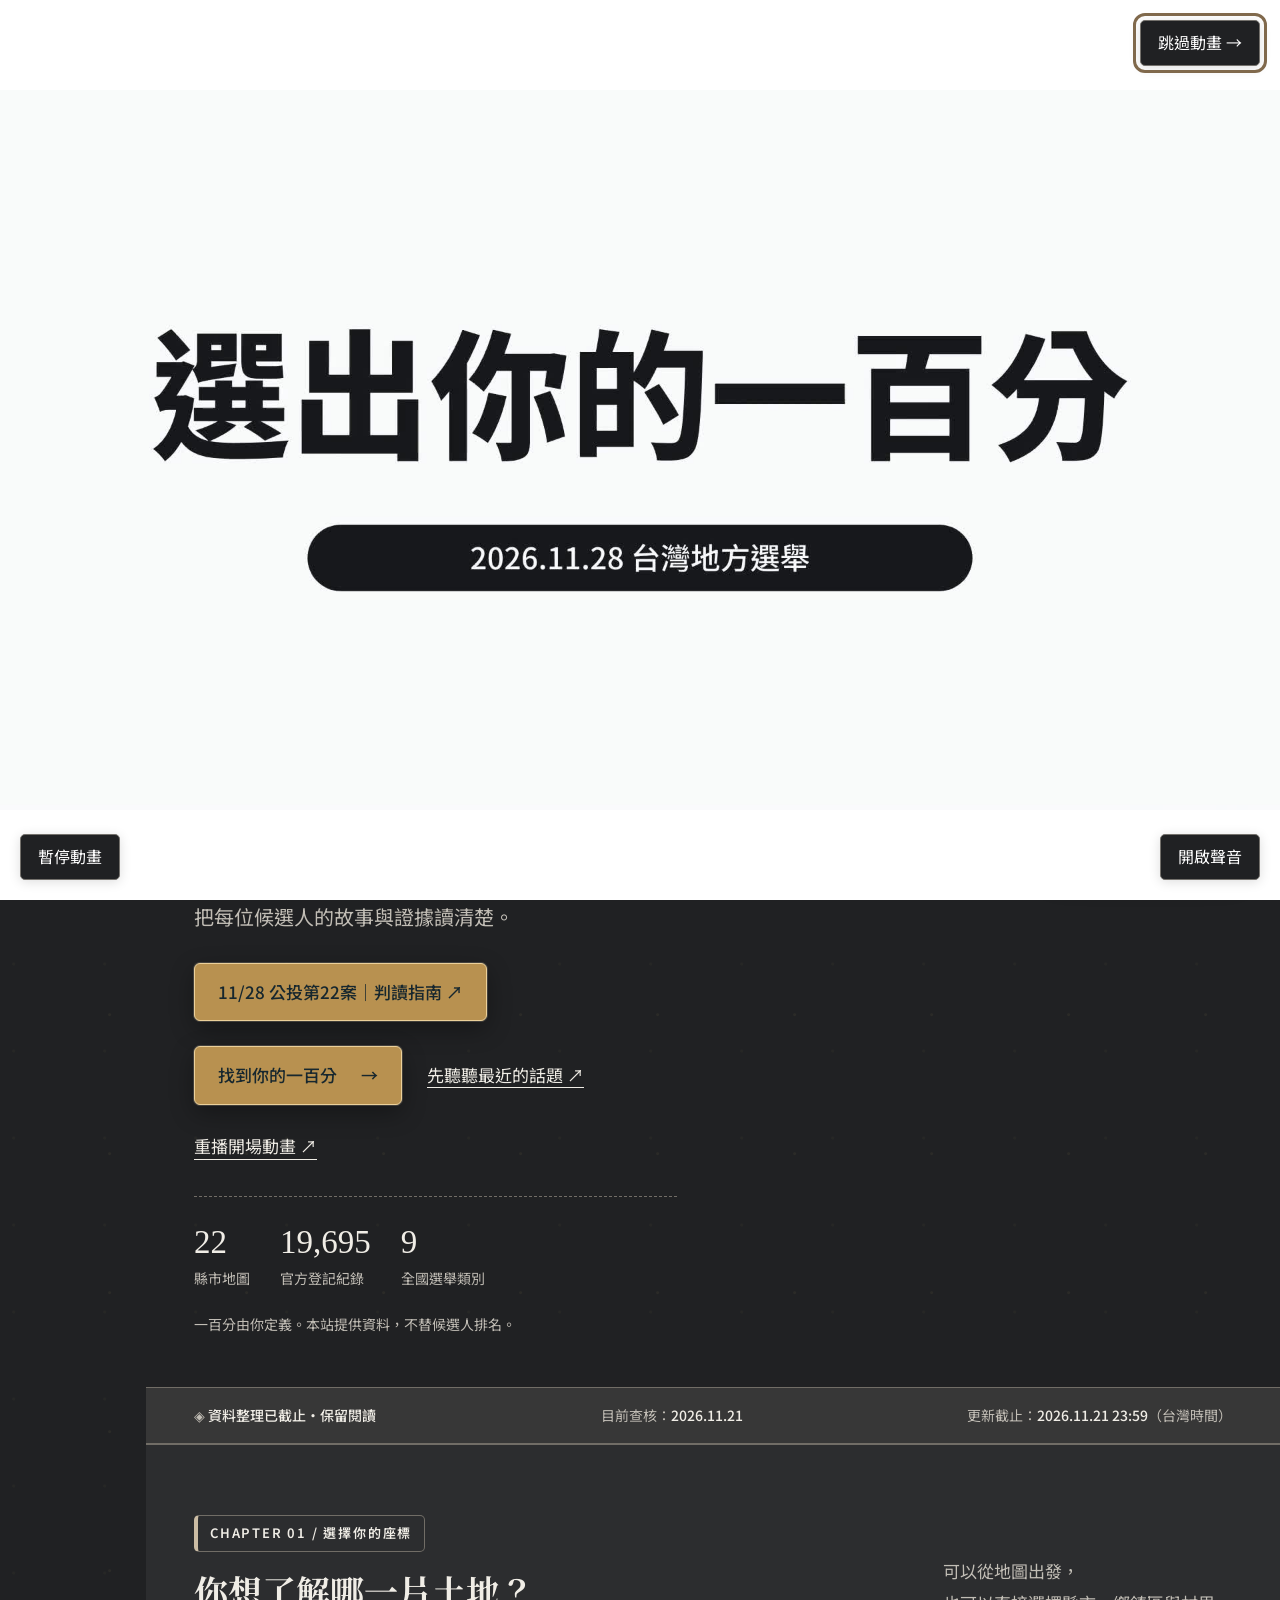
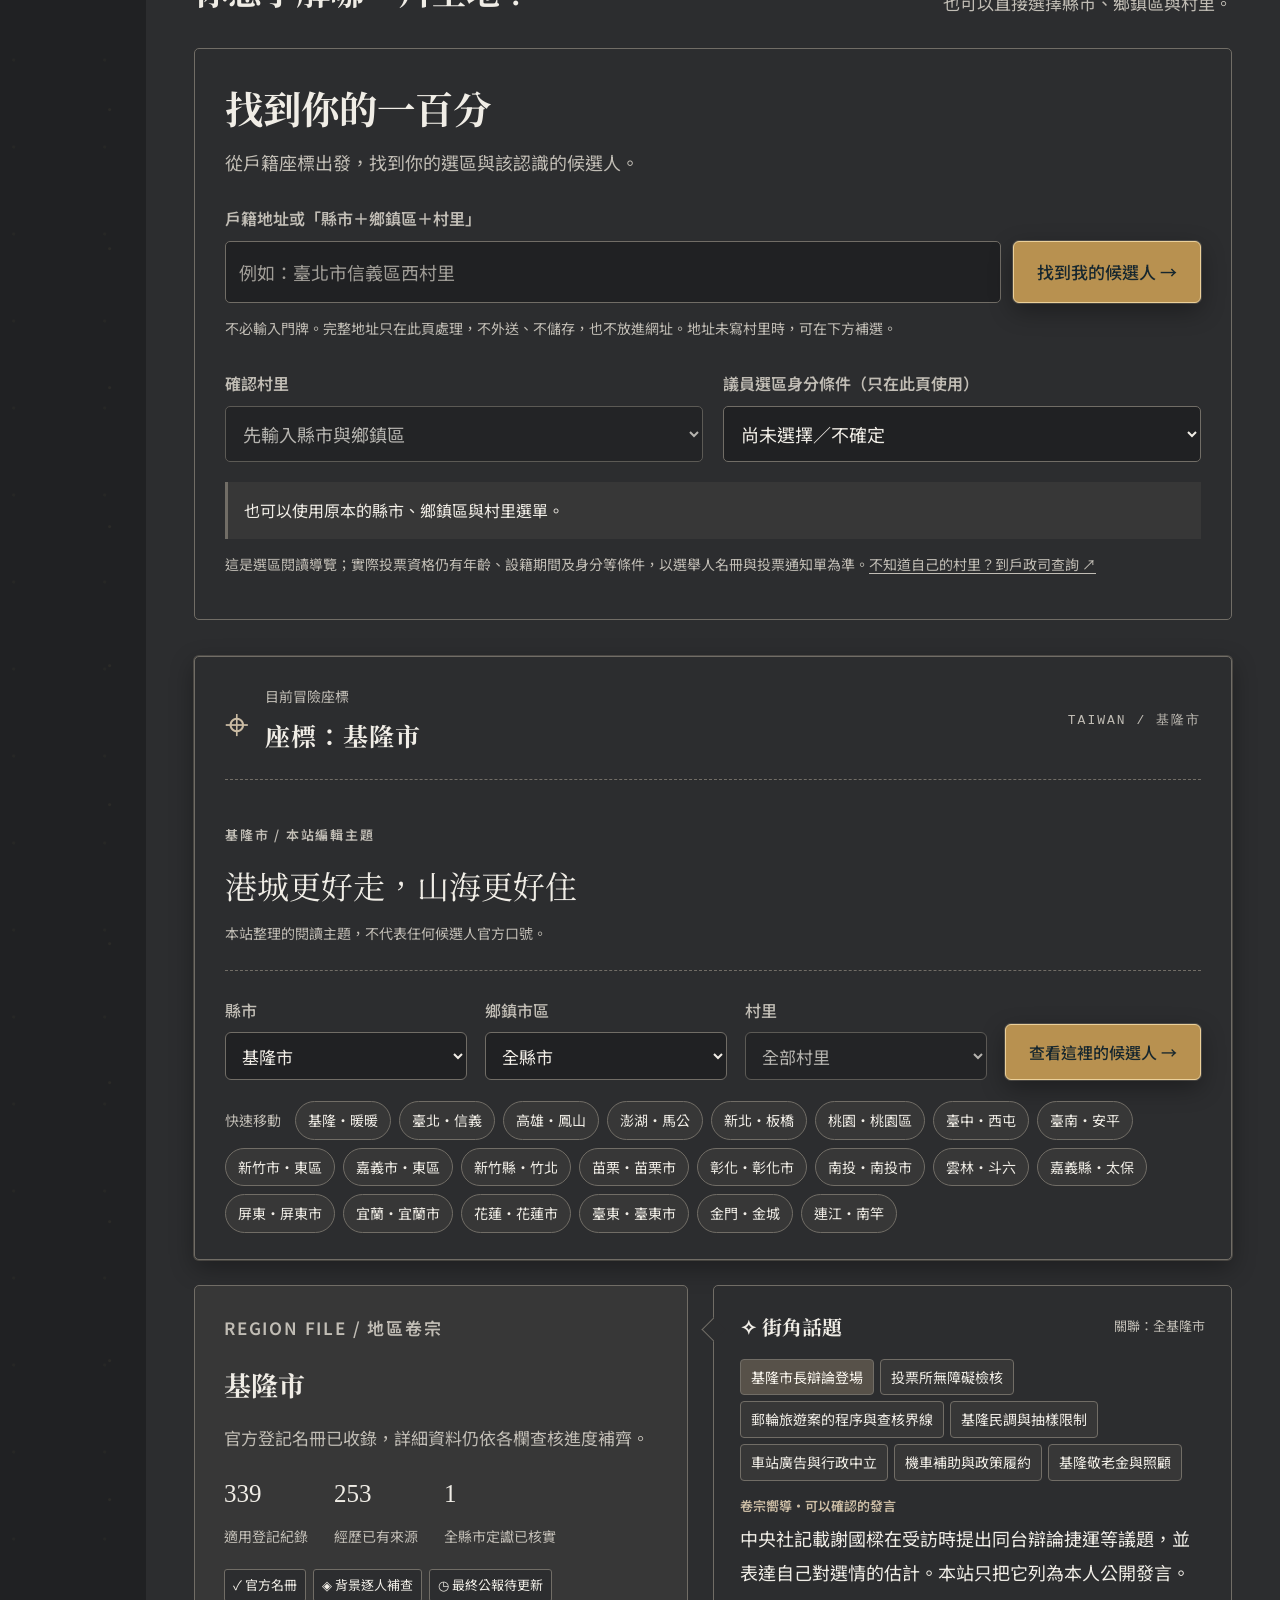
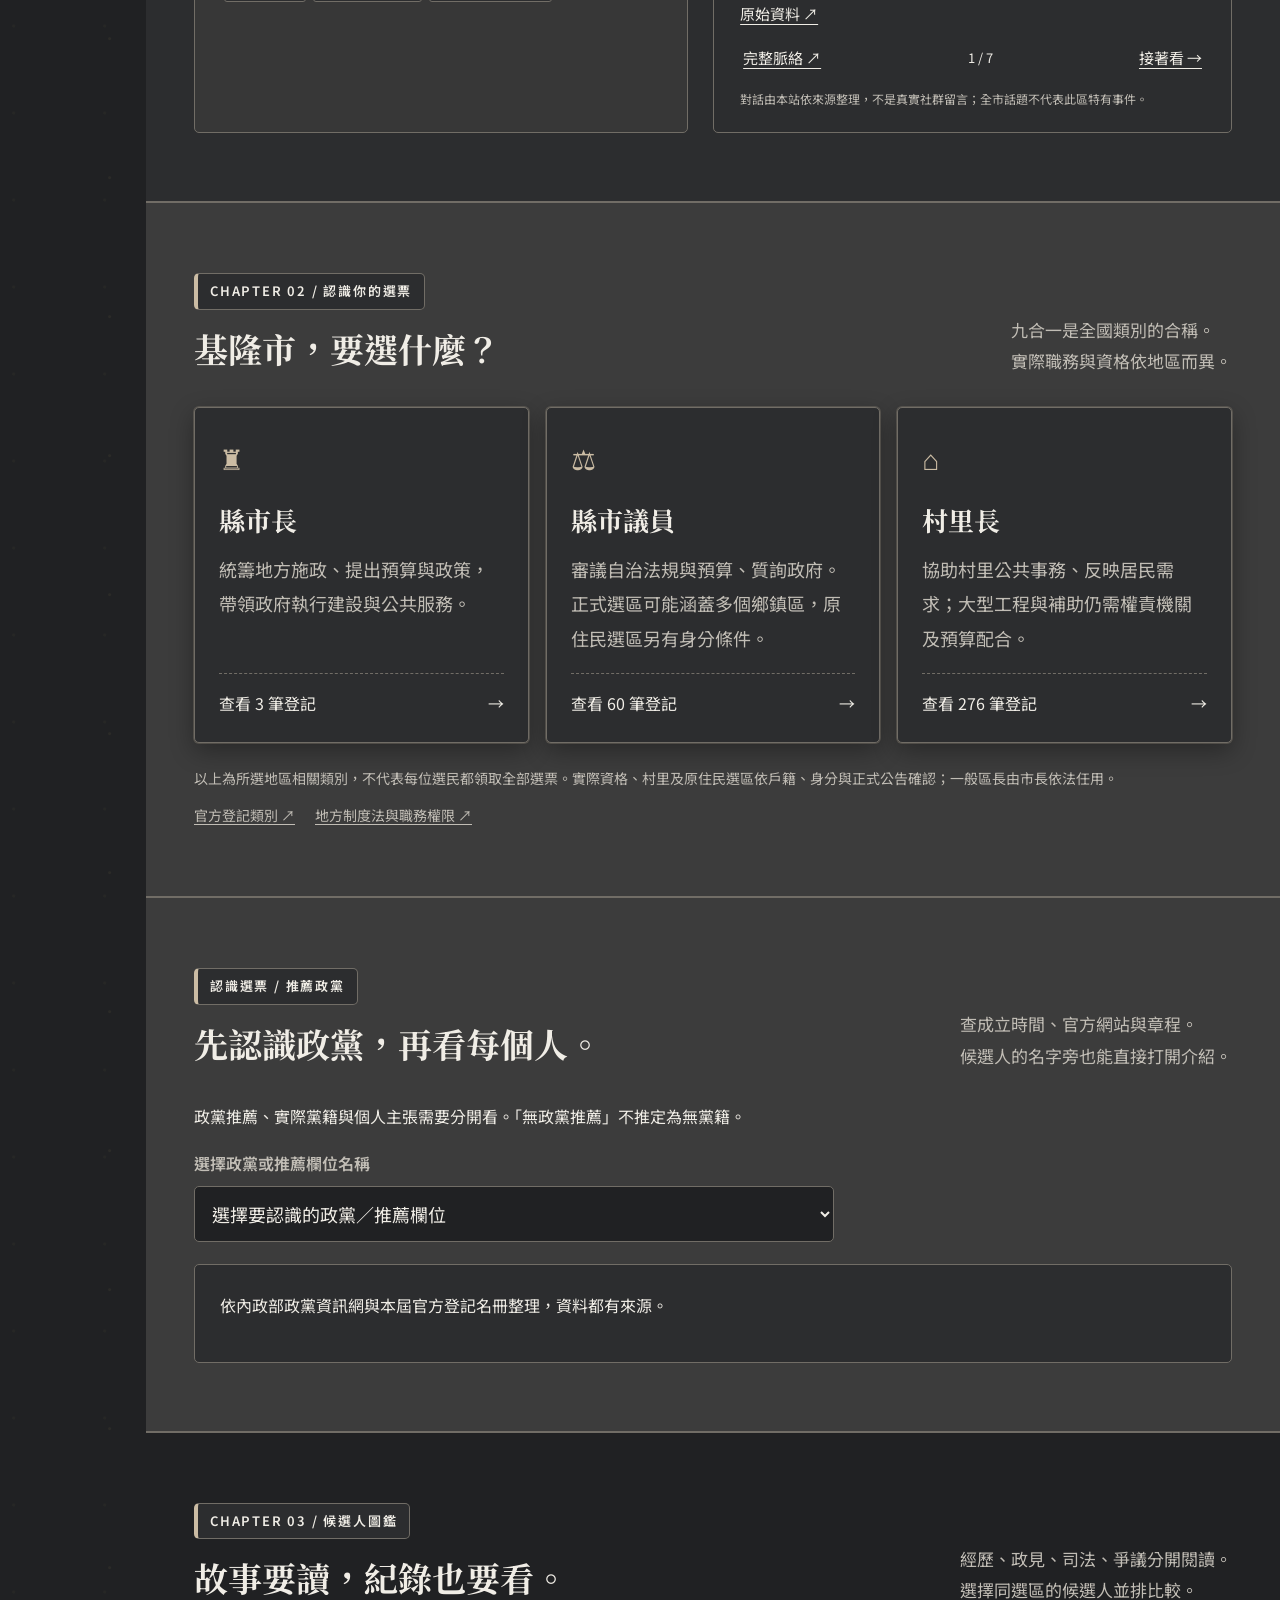
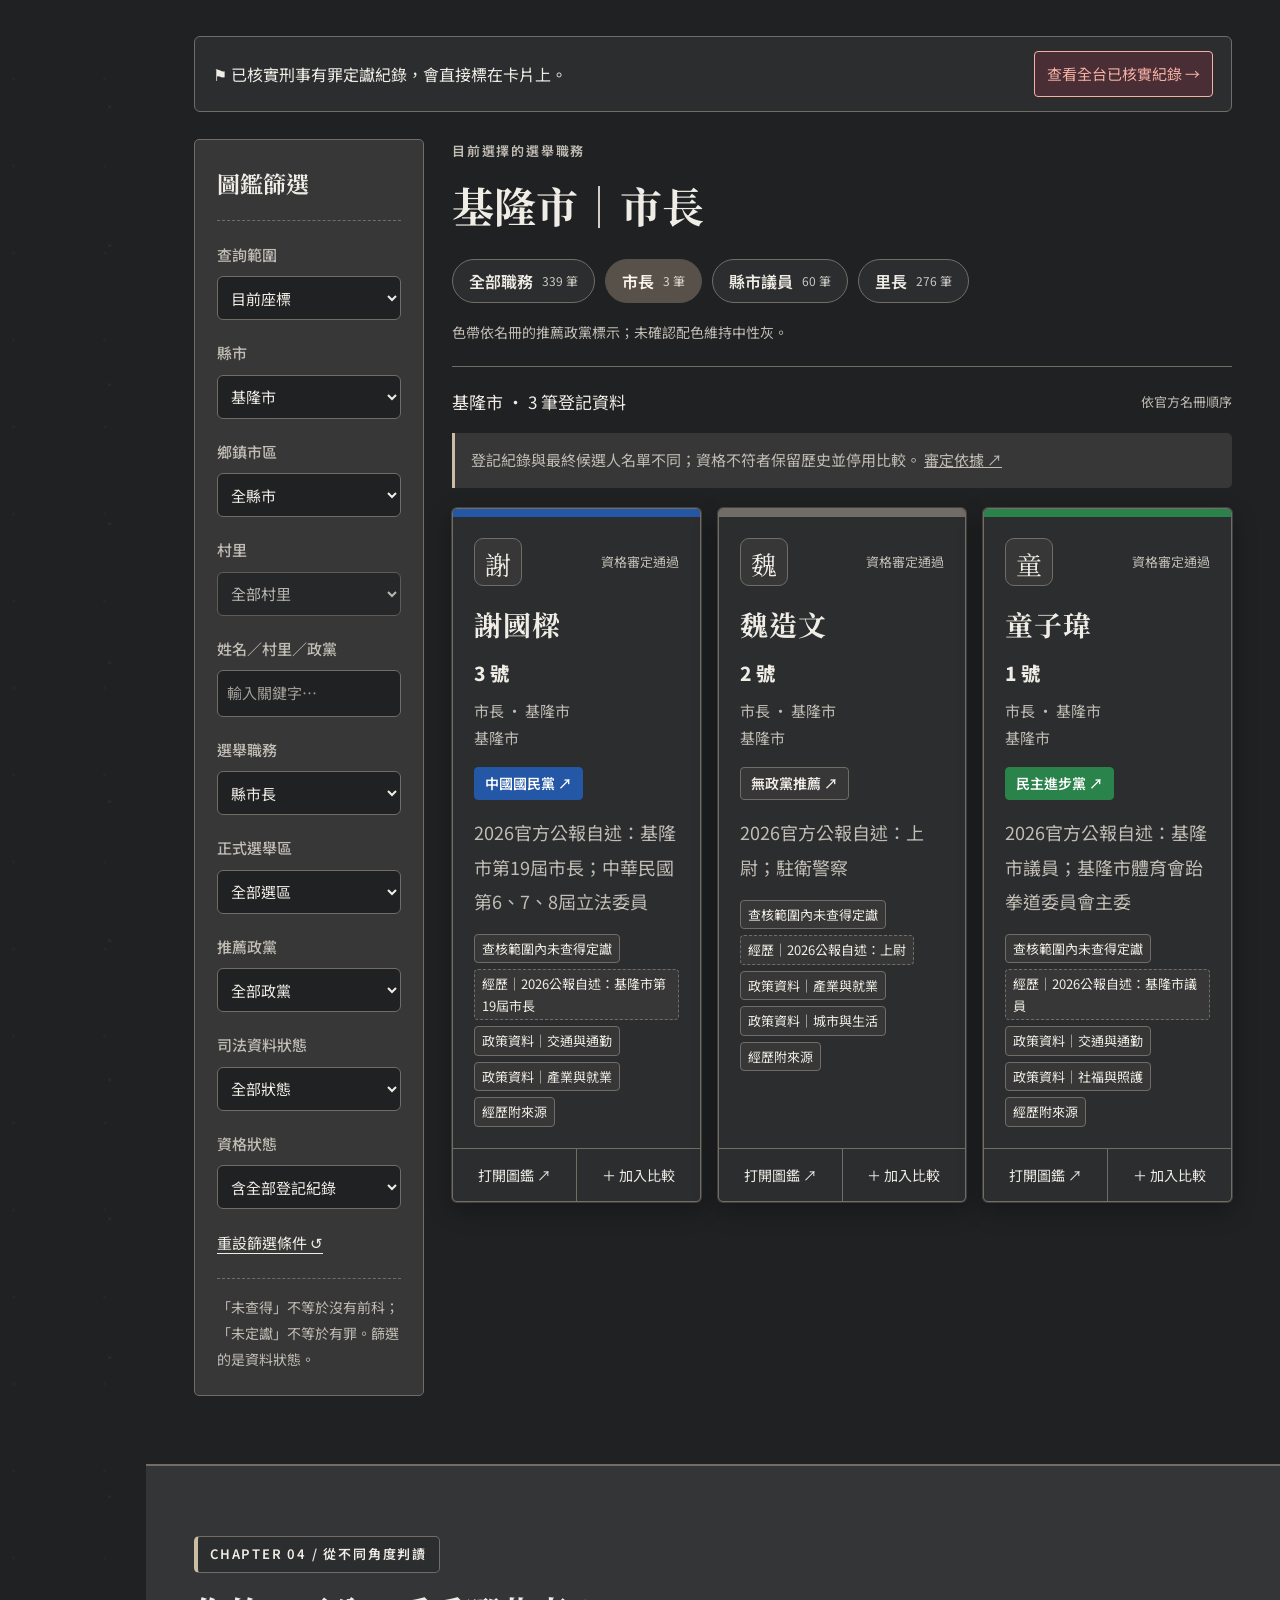
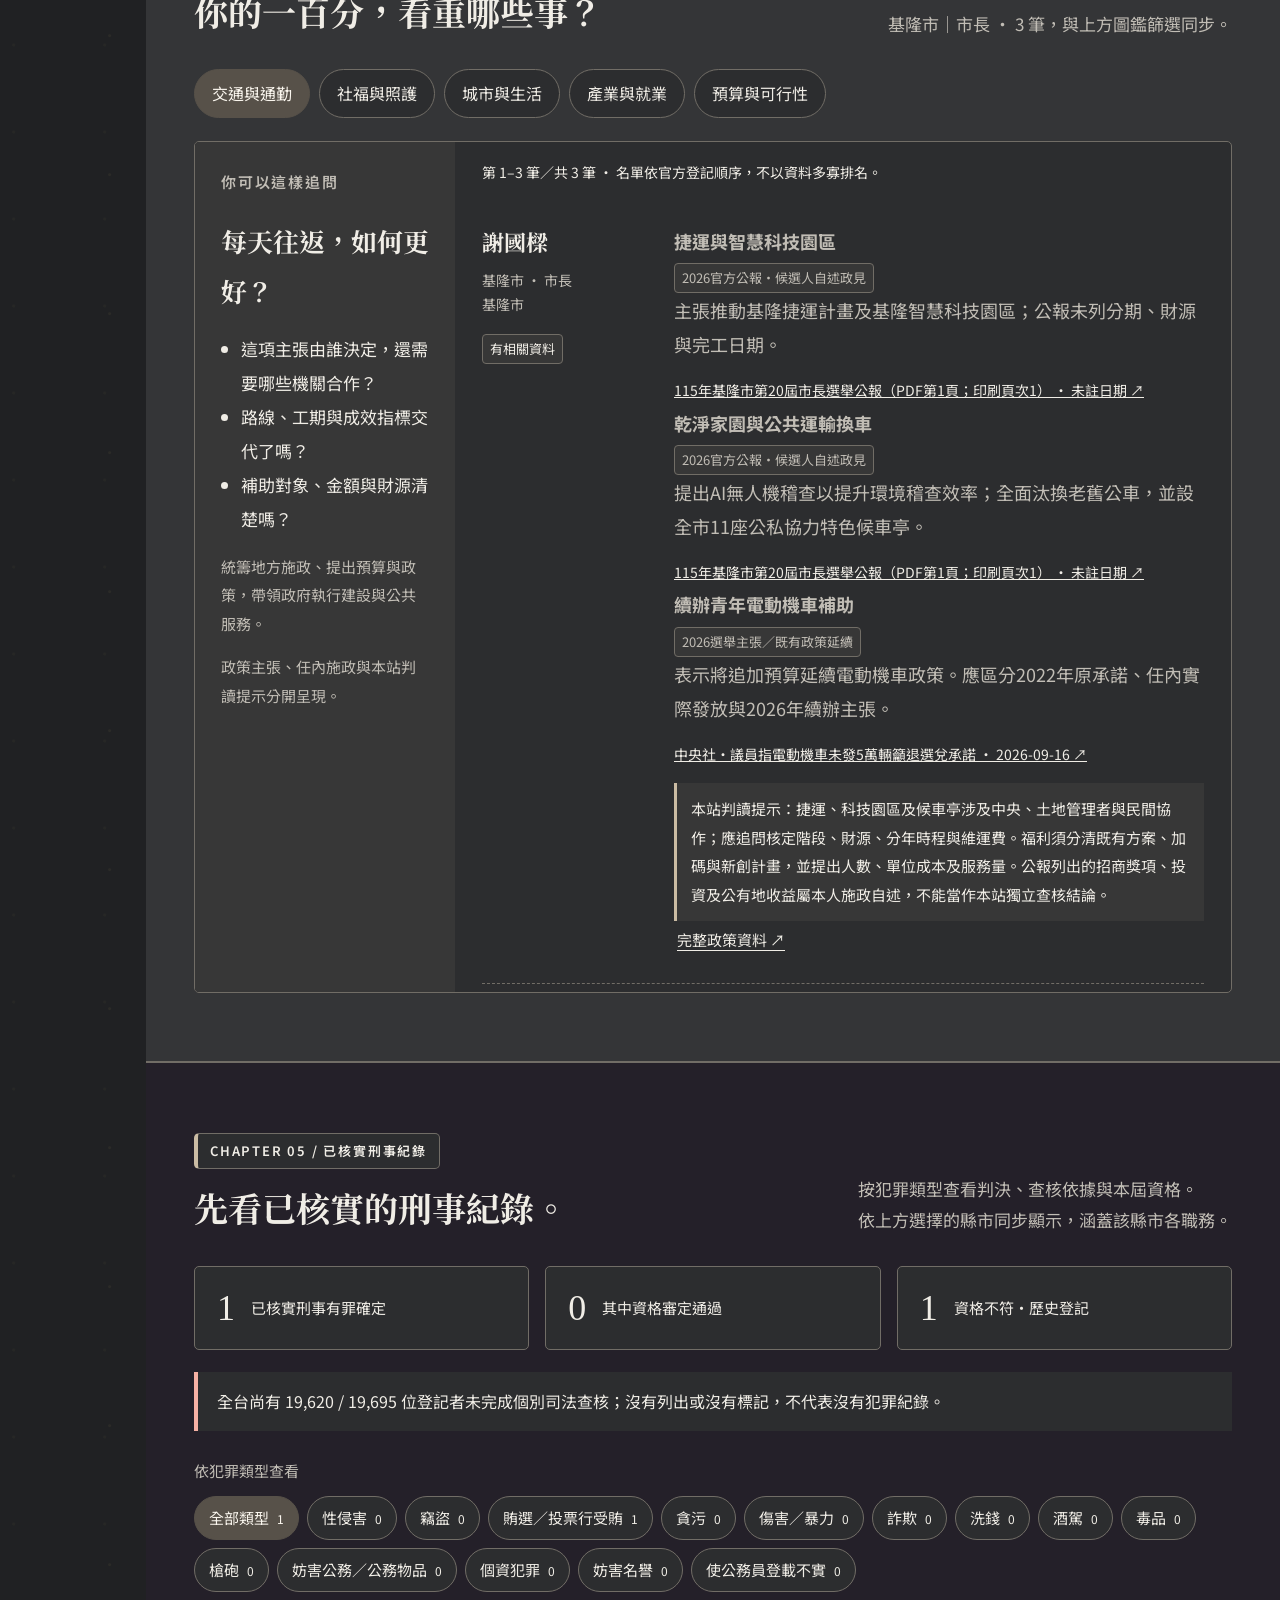
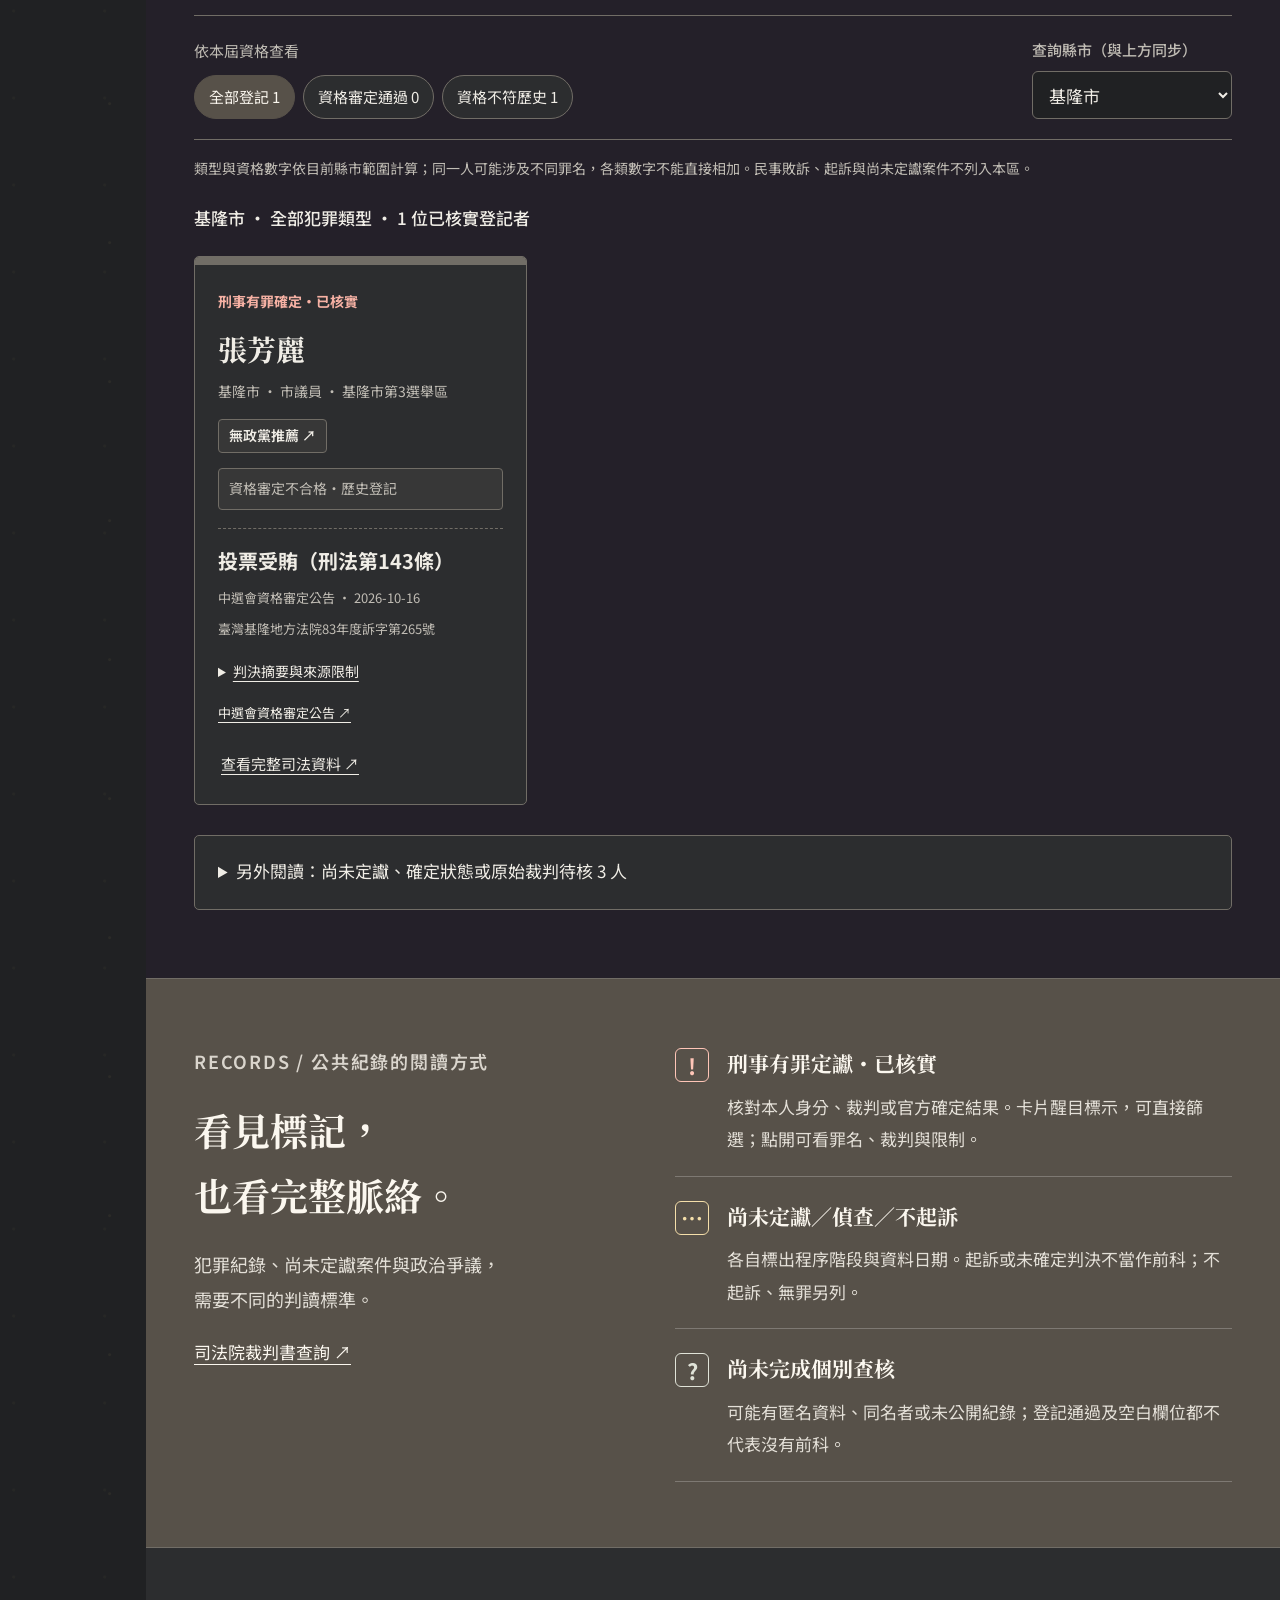
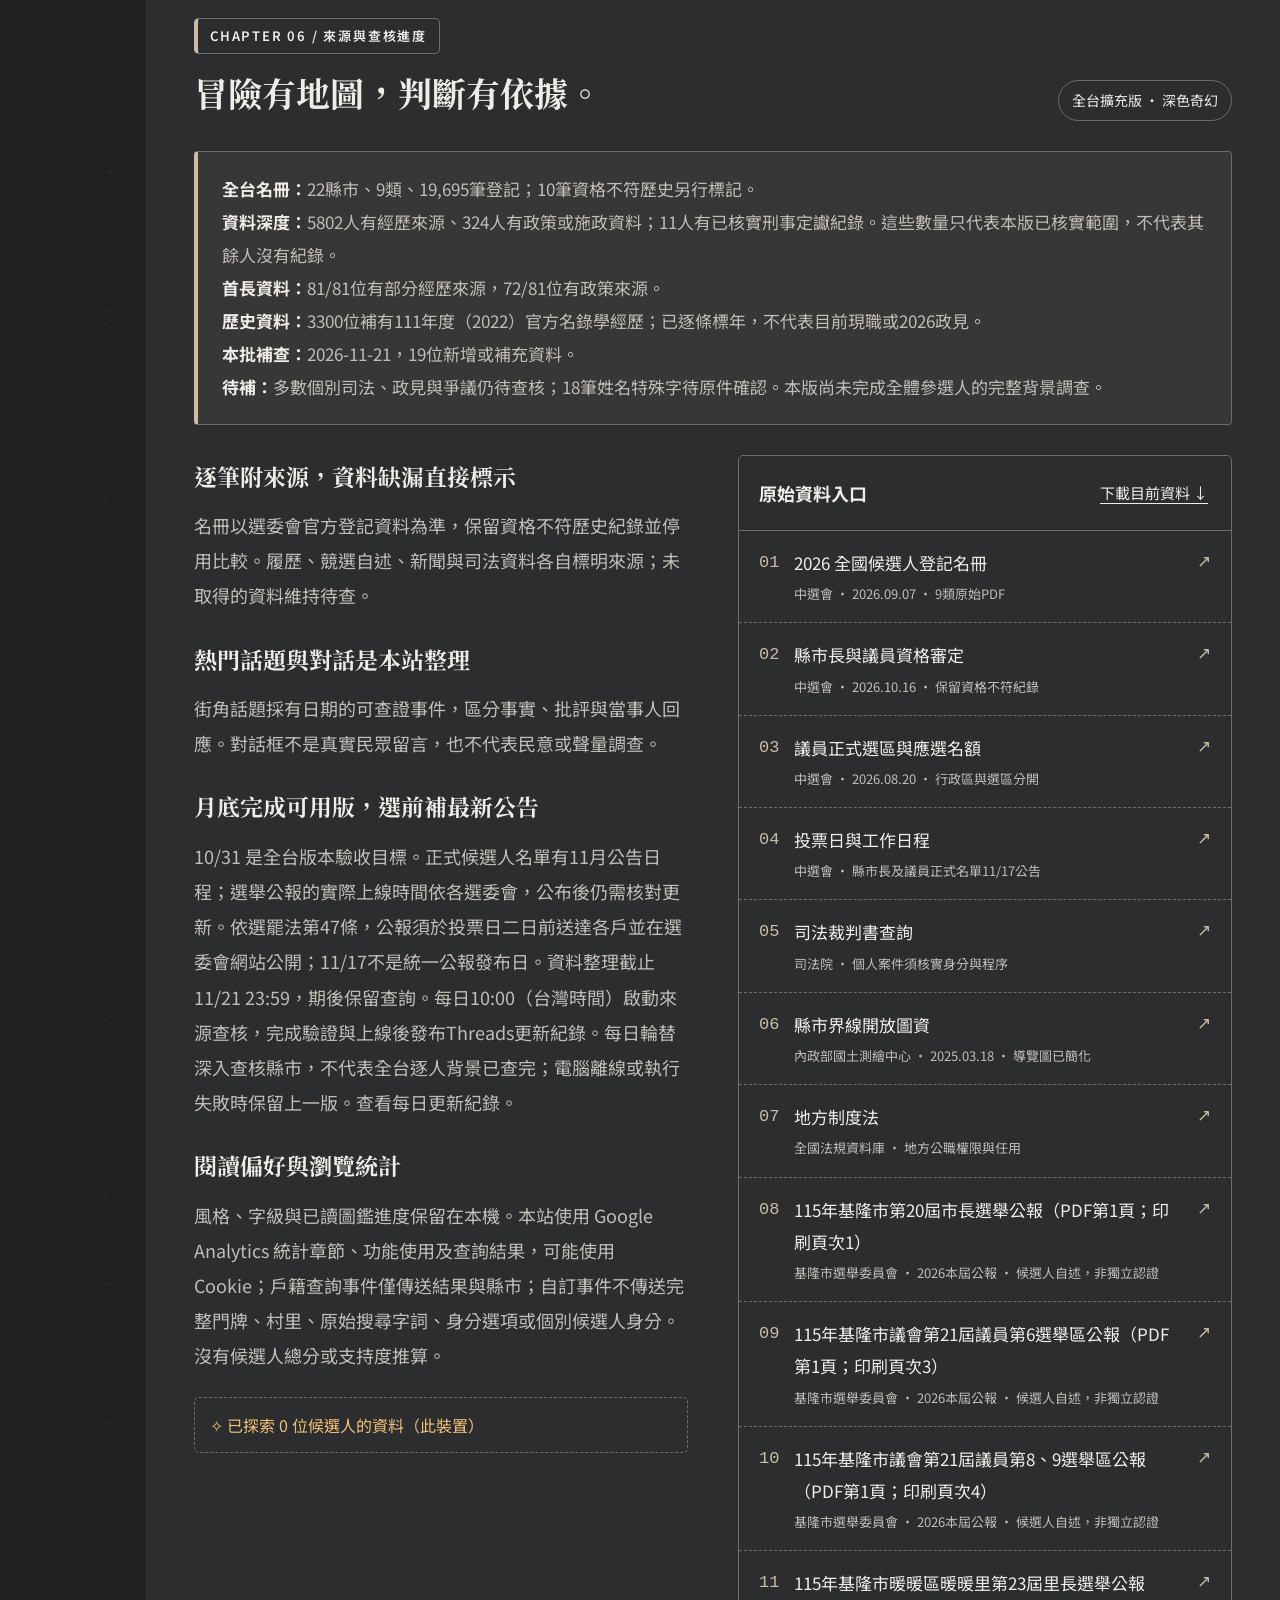
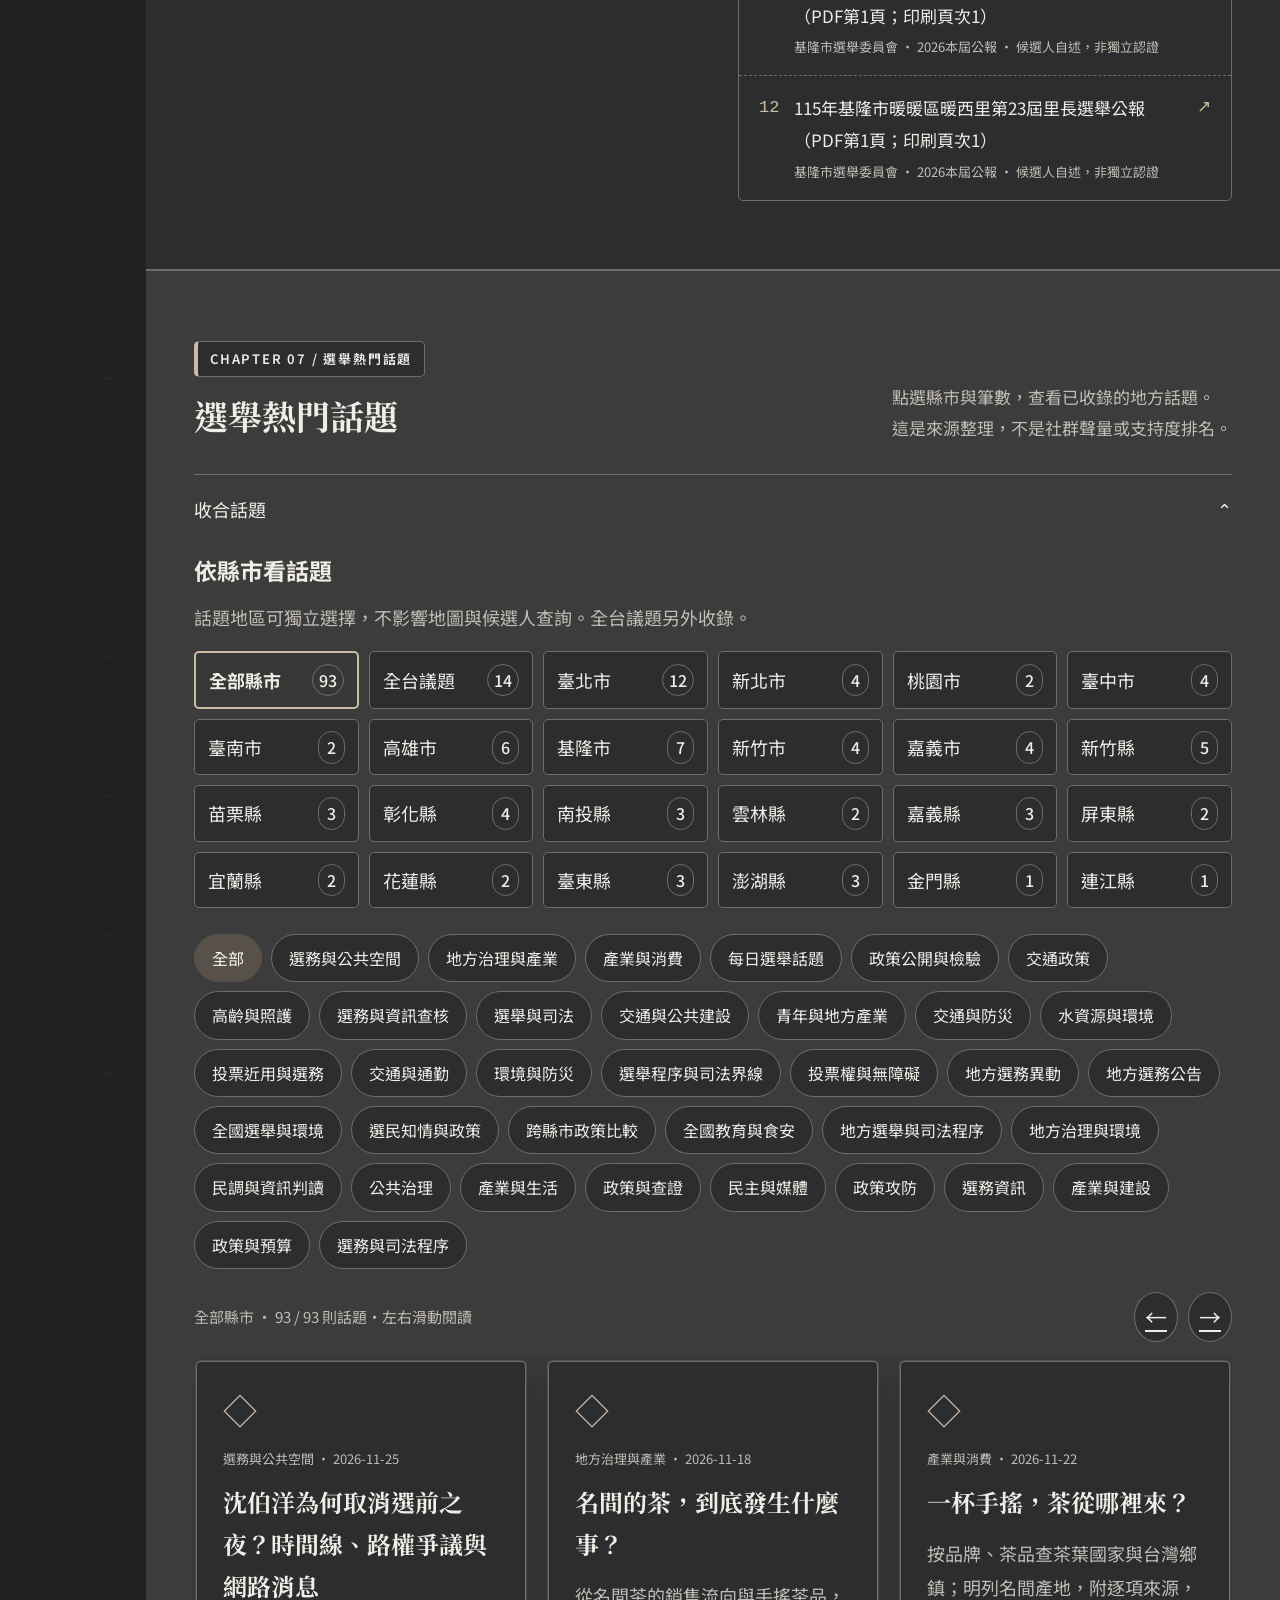
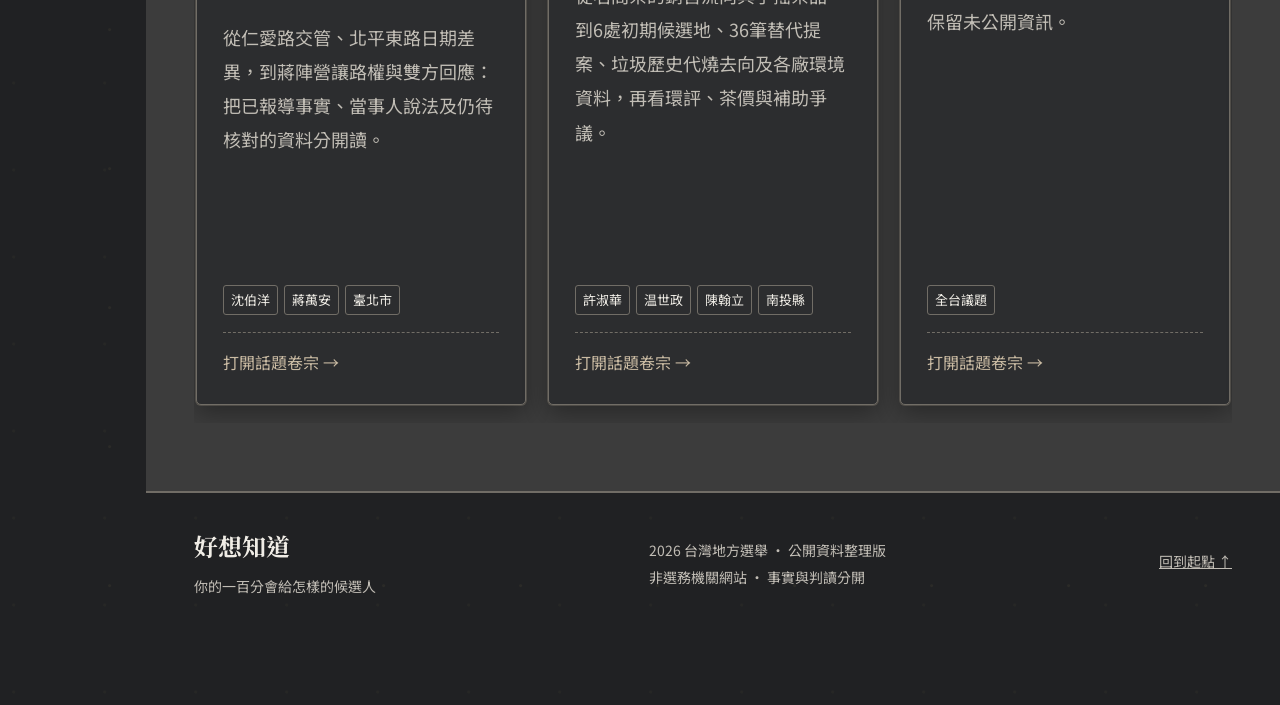
<file: index.html>
<!doctype html>
<html lang="zh-Hant" data-theme="fantasy">
<head><meta charset="UTF-8"><meta name="viewport" content="width=device-width,initial-scale=1"><meta name="description" content="從台灣互動地圖探索2026選舉：選擇縣市、鄉鎮區與村里，查詢候選人經歷、政見、司法與公共討論，附資料來源。"><meta name="theme-color" content="#17272e"><title>好想知道，你的一百分會給怎樣的候選人</title>
<!-- Google tag (gtag.js) -->
<script async src="https://www.googletagmanager.com/gtag/js?id=G-D56CPFN528"></script>
<script>
  window.dataLayer = window.dataLayer || [];
  function gtag(){dataLayer.push(arguments);}
  gtag('js', new Date());

  if (['localhost', '127.0.0.1', '[::1]'].includes(location.hostname)) {
    window['ga-disable-G-D56CPFN528'] = true;
  }
  function analyticsReferrer() {
    try { const u = new URL(document.referrer); return u.origin + u.pathname; }
    catch { return ''; }
  }
  gtag('set', {
    page_location: location.origin + location.pathname,
    page_referrer: analyticsReferrer(),
    allow_google_signals: false,
    allow_ad_personalization_signals: false
  });
  gtag('config', 'G-D56CPFN528', {
    page_location: location.origin + location.pathname,
    page_referrer: analyticsReferrer()
  });
</script>
<link rel="stylesheet" href="themes.css?v=20261021-topic-counties"><script src="analytics.js?v=20261017-events" defer></script><script src="main.js?v=20261121-background-review" defer></script><style>.policy-item .policy-person-meta{font-size:14px;line-height:1.7;margin:8px 0 12px}.policy-scope-summary{font-size:14px;line-height:1.8;padding-top:18px}.policy-pagination{flex-wrap:wrap;margin-block:22px}.policy-pagination span{white-space:nowrap}@media(min-width:701px){.policy-item{grid-template-columns:minmax(130px,170px) minmax(0,1fr)}}@media(max-width:700px){.policy-item>div:first-child{flex-wrap:wrap}.policy-person-meta{flex-basis:100%;margin:0}.policy-pagination{gap:10px}}</style>
</head>
<body><dialog class="intro-overlay" id="opening-intro" aria-label="一票，打開一座城市，城市主題開場動畫" open><video id="intro-film" autoplay muted playsinline preload="auto" poster="assets/city-motion-rich.jpg?v=end-title-20261017" aria-label="一票，打開一座城市，20秒城市主題開場動畫"><source src="assets/city-motion-rich.mp4?v=end-title-20261017" type="video/mp4"></video><form method="dialog" class="intro-skip-form"><button class="intro-control" id="skip-intro" autofocus>跳過動畫 →</button></form><div class="intro-playback"><button class="intro-control" id="pause-intro">暫停動畫</button><button class="intro-control" id="sound-intro" aria-pressed="false">開啟聲音</button></div></dialog><noscript><style>#opening-intro{display:none}</style></noscript><a class="skip" href="#directory">跳到候選人圖鑑</a>
<header class="site-header"><div class="header-inner"><a class="brand" href="#"><span class="brand-mark" aria-hidden="true">✧</span><span>好想知道<small>2026 · 公民冒險指南</small></span></a><nav aria-label="主選單"><a href="#atlas">冒險地圖</a><a href="#directory">候選人圖鑑</a><a href="#judicial-records">刑事紀錄</a><a href="#hot-topics">熱門話題</a><a href="#method">資料卷宗</a></nav><button class="font-control" id="font-control" aria-pressed="false" title="放大閱讀字體">A＋</button></div></header><nav class="chapter-dock" aria-label="章節快速跳轉"><p class="chapter-dock-heading">CHAPTER INDEX</p><ol class="chapter-links"><li><a href="#coordinates" aria-label="CHAPTER 01 / 選擇你的座標" aria-current="location"><span>CHAPTER <b>01</b></span><strong>選擇座標</strong></a></li><li><a href="#ballot" aria-label="CHAPTER 02 / 認識你的選票"><span>CHAPTER <b>02</b></span><strong>認識選票</strong></a></li><li><a href="#directory" aria-label="CHAPTER 03 / 候選人圖鑑"><span>CHAPTER <b>03</b></span><strong>候選人圖鑑</strong></a></li><li><a href="#perspectives" aria-label="CHAPTER 04 / 從不同角度判讀"><span>CHAPTER <b>04</b></span><strong>不同角度判讀</strong></a></li><li><a href="#judicial-records" aria-label="CHAPTER 05 / 已核實刑事紀錄"><span>CHAPTER <b>05</b></span><strong>已核實刑事紀錄</strong></a></li><li><a href="#method" aria-label="CHAPTER 06 / 來源與查核進度"><span>CHAPTER <b>06</b></span><strong>來源與查核</strong></a></li><li><a href="#hot-topics" aria-label="CHAPTER 07 / 選舉熱門話題"><span>CHAPTER <b>07</b></span><strong>選舉熱門話題</strong></a></li></ol></nav>
<div class="theme-bar"><div class="wrap theme-inner"><span>選擇你的冒險風格</span><div class="theme-options" role="group" aria-label="視覺版本"><button data-theme-choice="journal" aria-pressed="false"><i class="theme-swatch journal"></i>冒險手帳</button><button data-theme-choice="pixel" aria-pressed="false"><i class="theme-swatch pixel"></i>復古像素</button><button data-theme-choice="fantasy" aria-pressed="true"><i class="theme-swatch fantasy"></i>深色奇幻</button></div><span class="theme-note">三種外觀・同一份資料</span></div></div>
<main><section class="hero wrap" id="atlas" aria-labelledby="hero-title"><div class="hero-copy"><p class="eyebrow"><span>✦</span> 台灣地方選舉 / 2026.11.28</p><h1 id="hero-title">好想知道，<br>你的<span>一百分</span>會給<br>怎樣的候選人</h1><nav class="chapter-shortcuts" aria-label="章節捷徑"><a href="#coordinates"><span class="chapter-number">CHAPTER 01 <i aria-hidden="true">↗</i></span><strong>選擇你的座標</strong><small>縣市、鄉鎮與村里</small></a><a href="#ballot"><span class="chapter-number">CHAPTER 02 <i aria-hidden="true">↗</i></span><strong>認識你的選票</strong><small>職務、選區與資格</small></a><a href="#directory"><span class="chapter-number">CHAPTER 03 <i aria-hidden="true">↗</i></span><strong>候選人圖鑑</strong><small>履歷、司法與並排比較</small></a><a href="#perspectives"><span class="chapter-number">CHAPTER 04 <i aria-hidden="true">↗</i></span><strong>從不同角度判讀</strong><small>政見、財源與可行性</small></a></nav><p class="hero-description">這是一場關於城市未來的探索。<br>展開地圖，找到你的座標，<br>把每位候選人的故事與證據讀清楚。</p><div class="hero-actions"><a class="button primary" href="./referendum/">11/28 公投第22案｜判讀指南 ↗</a><a class="button primary" href="#voter-guide">找到你的一百分 <span>→</span></a><a class="text-link" href="#hot-topics">先聽聽最近的話題 ↗</a><button class="text-button intro-replay" id="replay-intro">重播開場動畫 ↗</button></div><div class="adventure-stats"><div><strong>22</strong><span>縣市地圖</span></div><div><strong id="total-records">—</strong><span>官方登記紀錄</span></div><div><strong>9</strong><span>全國選舉類別</span></div></div><p class="hero-note">一百分由你定義。本站提供資料，不替候選人排名。</p></div><div class="atlas-frame"><div class="map-caption"><span>WORLD MAP / 台灣冒險地圖</span><span class="compass" aria-hidden="true">N<br>✥</span></div><div id="map-container" class="map-container"><p class="loading">正在展開地圖…</p></div><div class="map-bottom"><span>✦ 點選縣市，移動你的座標</span><button class="text-button" id="map-national">查看全台候選人 →</button></div><p class="map-attribution"><a href="https://data.gov.tw/dataset/7442" target="_blank" rel="noopener noreferrer">國土測繪中心縣市界線 ↗</a> · 離島位置及比例已調整。行政區圖並非議員選區界線。</p></div></section>
<div class="period-bar"><div class="wrap period-inner"><span>◈ <b id="period-label">限期整理，期後保留閱讀</b></span><span>目前查核：<b id="checked-date">2026.10.16</b></span><span>更新截止：<b>2026.11.21 23:59</b>（台灣時間）</span></div></div>
<section class="section chapter-block" id="coordinates"><div class="wrap"><div class="section-heading"><div><p class="eyebrow">CHAPTER 01 / 選擇你的座標</p><h2>你想了解哪一片土地？</h2></div><p>可以從地圖出發，<br>也可以直接選擇縣市、鄉鎮區與村里。</p></div><section class="voter-guide" id="voter-guide" aria-labelledby="voter-guide-title"><div class="voter-guide-intro"><h3 id="voter-guide-title">找到你的一百分</h3><p>從戶籍座標出發，找到你的選區與該認識的候選人。</p></div><form id="address-form" class="address-form"><label for="household-address">戶籍地址或「縣市＋鄉鎮區＋村里」</label><div class="address-input-row"><input id="household-address" type="text" maxlength="160" autocomplete="off" spellcheck="false" placeholder="例如：臺北市信義區西村里"><button class="button primary" type="submit">找到我的候選人 →</button></div><p id="address-privacy">不必輸入門牌。完整地址只在此頁處理，不外送、不儲存，也不放進網址。地址未寫村里時，可在下方補選。</p><div class="address-options"><div><label for="address-village">確認村里</label><select id="address-village" disabled><option value="">先輸入縣市與鄉鎮區</option></select></div><div><label for="voter-identity">議員選區身分條件（只在此頁使用）</label><select id="voter-identity"><option value="unsure">尚未選擇／不確定</option><option value="general">不具原住民身分</option><option value="plain">平地原住民</option><option value="mountain">山地原住民</option></select></div></div><p class="address-status" id="address-status" role="status">也可以使用原本的縣市、鄉鎮區與村里選單。</p></form><div id="address-results" class="address-results" aria-live="polite"></div><p class="voter-guide-limit">這是選區閱讀導覽；實際投票資格仍有年齡、設籍期間及身分等條件，以選舉人名冊與投票通知單為準。<a href="https://www.ris.gov.tw/info-doorplate/app/doorplate/main" target="_blank" rel="noopener noreferrer">不知道自己的村里？到戶政司查詢 ↗</a></p></section>
<div class="coordinate-panel"><div class="coordinate-heading"><span class="location-rune" aria-hidden="true">⌖</span><div><span class="small-label">目前冒險座標</span><strong id="coordinate-text" aria-live="polite">座標：基隆市</strong></div><span class="coordinate-code" id="coordinate-code">TAIWAN / KEELUNG</span></div><section class="county-theme-banner" aria-labelledby="county-theme-title"><p class="eyebrow" id="county-theme-name">縣市選戰主題 · 本站整理</p><h3 id="county-theme-title"></h3><p>本站整理的閱讀主題，不代表任何候選人官方口號。</p></section><div class="coordinate-selects"><div><label for="county">縣市</label><select id="county"><option>基隆市</option></select></div><div><label for="town">鄉鎮市區</label><select id="town"><option value="">全縣市</option></select></div><div><label for="village">村里</label><select id="village"><option value="">全部村里</option></select></div><a class="button primary" href="#directory">查看這裡的候選人 →</a></div><div class="coordinate-presets" role="group" aria-label="22縣市快速移動"><span>快速移動</span><button data-preset="基隆市|暖暖區" title="前往基隆市暖暖區">基隆・暖暖</button><button data-preset="臺北市|信義區" title="前往臺北市信義區">臺北・信義</button><button data-preset="高雄市|鳳山區" title="前往高雄市鳳山區">高雄・鳳山</button><button data-preset="澎湖縣|馬公市" title="前往澎湖縣馬公市">澎湖・馬公</button><button data-preset="新北市|板橋區" title="前往新北市板橋區">新北・板橋</button><button data-preset="桃園市|桃園區" title="前往桃園市桃園區">桃園・桃園區</button><button data-preset="臺中市|西屯區" title="前往臺中市西屯區">臺中・西屯</button><button data-preset="臺南市|安平區" title="前往臺南市安平區">臺南・安平</button><button data-preset="新竹市|東區" title="前往新竹市東區">新竹市・東區</button><button data-preset="嘉義市|東區" title="前往嘉義市東區">嘉義市・東區</button><button data-preset="新竹縣|竹北市" title="前往新竹縣竹北市">新竹縣・竹北</button><button data-preset="苗栗縣|苗栗市" title="前往苗栗縣苗栗市">苗栗・苗栗市</button><button data-preset="彰化縣|彰化市" title="前往彰化縣彰化市">彰化・彰化市</button><button data-preset="南投縣|南投市" title="前往南投縣南投市">南投・南投市</button><button data-preset="雲林縣|斗六市" title="前往雲林縣斗六市">雲林・斗六</button><button data-preset="嘉義縣|太保市" title="前往嘉義縣太保市">嘉義縣・太保</button><button data-preset="屏東縣|屏東市" title="前往屏東縣屏東市">屏東・屏東市</button><button data-preset="宜蘭縣|宜蘭市" title="前往宜蘭縣宜蘭市">宜蘭・宜蘭市</button><button data-preset="花蓮縣|花蓮市" title="前往花蓮縣花蓮市">花蓮・花蓮市</button><button data-preset="臺東縣|臺東市" title="前往臺東縣臺東市">臺東・臺東市</button><button data-preset="金門縣|金城鎮" title="前往金門縣金城鎮">金門・金城</button><button data-preset="連江縣|南竿鄉" title="前往連江縣南竿鄉">連江・南竿</button></div></div><div class="region-overview"><div id="region-info" class="region-info"></div><aside class="street-panel" id="street-panel" aria-label="這個座標的街角話題"></aside></div></div></section>
<section class="ballot-section section" id="ballot"><div class="wrap"><div class="section-heading"><div><p class="eyebrow">CHAPTER 02 / 認識你的選票</p><h2 id="ballot-title">這個座標，要選什麼？</h2></div><p>九合一是全國類別的合稱。<br>實際職務與資格依地區而異。</p></div><div id="ballot-grid" class="ballot-grid"></div><div class="source-note"><p id="ballot-note"></p><a href="https://web.cec.gov.tw/central/article/64709" target="_blank" rel="noopener noreferrer">官方登記類別 ↗</a><a href="https://law.moj.gov.tw/LawClass/LawAll.aspx?pcode=A0040003" target="_blank" rel="noopener noreferrer">地方制度法與職務權限 ↗</a></div></div></section>
<section class="party-guide section" id="party-guide" aria-labelledby="party-guide-title"><div class="wrap"><div class="section-heading"><div><p class="eyebrow">認識選票 / 推薦政黨</p><h2 id="party-guide-title">先認識政黨，再看每個人。</h2></div><p>查成立時間、官方網站與章程。<br>候選人的名字旁也能直接打開介紹。</p></div><p>政黨推薦、實際黨籍與個人主張需要分開看。「無政黨推薦」不推定為無黨籍。</p><label for="party-intro-select">選擇政黨或推薦欄位名稱</label><select id="party-intro-select"><option value="">正在整理政黨資料…</option></select><div id="party-intro-card" class="party-intro-card"><p>依內政部政黨資訊網與本屆官方登記名冊整理，資料都有來源。</p></div></div></section>

<section class="section chapter-block" id="directory"><div class="wrap"><div class="section-heading"><div><p class="eyebrow">CHAPTER 03 / 候選人圖鑑</p><h2>故事要讀，紀錄也要看。</h2></div><p>經歷、政見、司法、爭議分開閱讀。<br>選擇同選區的候選人並排比較。</p></div><div class="judicial-shortcut"><span>⚑ 已核實刑事有罪定讞紀錄，會直接標在卡片上。</span><button id="show-national-convictions">查看全台已核實紀錄 →</button></div><div class="directory-layout"><aside class="filter-panel"><h3>圖鑑篩選</h3><label for="scope">查詢範圍</label><select id="scope"><option value="county">目前座標</option><option value="national">全台灣</option></select><label for="directory-county">縣市</label><select id="directory-county"><option value="基隆市">基隆市</option></select><label for="directory-town">鄉鎮市區</label><select id="directory-town"><option value="">全縣市</option></select><label for="directory-village">村里</label><select id="directory-village" disabled><option value="">全部村里</option></select><label for="search">姓名／村里／政黨</label><input id="search" type="search" placeholder="輸入關鍵字…" autocomplete="off"><label for="office">選舉職務</label><select id="office"><option value="mayor">縣市長</option></select><label for="constituency">正式選舉區</label><select id="constituency"><option value="">全部選區</option></select><label for="party">推薦政黨</label><select id="party"><option value="">全部政黨</option></select><label for="judicial-filter">司法資料狀態</label><select id="judicial-filter"><option value="">全部狀態</option><option value="confirmed_conviction">刑事有罪定讞・已核實</option><option value="reported_conviction">刑事紀錄報導・原始裁判待補</option><option value="judgment_finality_unverified">已讀刑事判決・確定狀態待核</option><option value="non_final">有尚未定讞案件資料</option><option value="searched_no_verified_conviction">已研究・未查得已核實定讞</option><option value="not_checked">尚未完成個別查核</option></select><label for="eligibility-filter">資格狀態</label><select id="eligibility-filter"><option value="">含全部登記紀錄</option><option value="not_ineligible">排除資格不符歷史</option><option value="eligible">資格審定通過</option><option value="ineligible">資格不符・歷史登記</option><option value="unknown">審定結果尚未核實</option></select><button id="reset-filters" class="text-button">重設篩選條件 ↺</button><p class="filter-note">「未查得」不等於沒有前科；「未定讞」不等於有罪。篩選的是資料狀態。</p></aside><div><div class="directory-selection"><p class="eyebrow">目前選擇的選舉職務</p><h3 id="directory-selection-title" aria-live="polite" aria-atomic="true">基隆市｜市長</h3><div id="directory-office-shortcuts" class="directory-office-shortcuts" role="group" aria-label="快速切換選舉職務"></div><p class="party-color-note">色帶依名冊的推薦政黨標示；未確認配色維持中性灰。</p></div><div id="constituency-guide" class="constituency-guide" aria-live="polite"></div><div class="results-top"><p id="results-count" role="status">正在讀取名冊…</p><span>依官方名冊順序</span></div><div class="inline-notice" id="directory-notice"></div><div id="candidate-grid" class="candidate-grid"></div><div id="pagination" class="pagination" aria-label="候選人分頁"></div></div></div></div></section>
<section class="section chapter-block" id="perspectives"><div class="wrap"><div class="section-heading"><div><p class="eyebrow">CHAPTER 04 / 從不同角度判讀</p><h2>你的一百分，看重哪些事？</h2></div><p id="policy-county-label">與上方候選人圖鑑的縣市、職務及選區連動。<br>把承諾、財源與執行條件一起看。</p></div><div id="issue-tabs" class="issue-tabs" role="tablist" aria-label="政策議題"></div><div id="issue-panel" class="issue-panel" role="tabpanel"></div></div></section>
<section class="section chapter-block" id="judicial-records" aria-labelledby="judicial-records-title"><div class="wrap"><div class="section-heading"><div><p class="eyebrow">CHAPTER 05 / 已核實刑事紀錄</p><h2 id="judicial-records-title">先看已核實的刑事紀錄。</h2></div><p>按犯罪類型查看判決、查核依據與本屆資格。<br>依上方選擇的縣市同步顯示，涵蓋該縣市各職務。</p></div><div class="judicial-overview" id="judicial-overview"></div><p class="judicial-coverage-note" id="judicial-coverage-note">本版尚未完成全體登記者的逐人司法查核；沒有列出，不代表沒有犯罪紀錄。</p><p class="judicial-filter-label" id="crime-category-label">依犯罪類型查看</p><div class="judicial-type-filters" id="crime-category-filters" role="group" aria-labelledby="crime-category-label"></div><div class="judicial-scope-controls"><div><p class="judicial-filter-label" id="crime-eligibility-label">依本屆資格查看</p><div class="judicial-eligibility-filters" id="crime-eligibility-filters" role="group" aria-labelledby="crime-eligibility-label"></div></div><div><label for="crime-county">查詢縣市（與上方同步）</label><select id="crime-county"><option value="">全部縣市</option></select></div></div><p class="judicial-filter-note">類型與資格數字依目前縣市範圍計算；同一人可能涉及不同罪名，各類數字不能直接相加。民事敗訴、起訴與尚未定讞案件不列入本區。</p><p id="judicial-results-count" class="judicial-results-count" role="status" aria-live="polite">正在讀取已核實紀錄…</p><div class="judicial-record-grid" id="judicial-record-grid"><p class="loading">正在核對刑事紀錄分類…</p></div><details class="judicial-pending"><summary>另外閱讀：尚未定讞、確定狀態或原始裁判待核 <span id="judicial-pending-count"></span> 人</summary><p>以下資料未列入已核實定讞分類；確定狀態待核不代表目前仍在審理。同一人若另有已核實定讞案件，仍依該案列入上方。不同案件的結果與人數不能混算。</p><ul id="judicial-pending-list"></ul></details></div></section>
<section class="records-section"><div class="wrap records-layout"><div><p class="eyebrow">RECORDS / 公共紀錄的閱讀方式</p><h2>看見標記，<br>也看完整脈絡。</h2><p>犯罪紀錄、尚未定讞案件與政治爭議，<br>需要不同的判讀標準。</p><a href="https://judgment.judicial.gov.tw/FJUD/default.aspx" target="_blank" rel="noopener noreferrer" class="text-link">司法院裁判書查詢 ↗</a></div><div class="record-guide"><article><span class="record-mark conviction">!</span><div><h3>刑事有罪定讞・已核實</h3><p>核對本人身分、裁判或官方確定結果。卡片醒目標示，可直接篩選；點開可看罪名、裁判與限制。</p></div></article><article><span class="record-mark ongoing">…</span><div><h3>尚未定讞／偵查／不起訴</h3><p>各自標出程序階段與資料日期。起訴或未確定判決不當作前科；不起訴、無罪另列。</p></div></article><article><span class="record-mark unknown">?</span><div><h3>尚未完成個別查核</h3><p>可能有匿名資料、同名者或未公開紀錄；登記通過及空白欄位都不代表沒有前科。</p></div></article></div></div></section>
<section class="section chapter-block" id="method"><div class="wrap"><div class="section-heading"><div><p class="eyebrow">CHAPTER 06 / 來源與查核進度</p><h2>冒險有地圖，判斷有依據。</h2></div><span class="version-tag">全台擴充版 · 深色奇幻</span></div><div class="coverage-box" id="coverage-report"></div><div class="method-grid"><div><h3>逐筆附來源，資料缺漏直接標示</h3><p>名冊以選委會官方登記資料為準，保留資格不符歷史紀錄並停用比較。履歷、競選自述、新聞與司法資料各自標明來源；未取得的資料維持待查。</p><h3>熱門話題與對話是本站整理</h3><p>街角話題採有日期的可查證事件，區分事實、批評與當事人回應。對話框不是真實民眾留言，也不代表民意或聲量調查。</p><h3>月底完成可用版，選前補最新公告</h3><p>10/31 是全台版本驗收目標。正式候選人名單有11月公告日程；選舉公報的實際上線時間依各選委會，公布後仍需核對更新。依<a href="https://law.moj.gov.tw/LawClass/LawSingle.aspx?pcode=D0020010&flno=47" target="_blank" rel="noopener noreferrer">選罷法第47條</a>，公報須於投票日二日前送達各戶並在選委會網站公開；11/17不是統一公報發布日。資料整理截止11/21 23:59，期後保留查詢。每日10:00（台灣時間）啟動來源查核，完成驗證與上線後發布Threads更新紀錄。每日輪替深入查核縣市，不代表全台逐人背景已查完；電腦離線或執行失敗時保留上一版。<a href="./updates/">查看每日更新紀錄</a>。</p><h3>閱讀偏好與瀏覽統計</h3><p>風格、字級與已讀圖鑑進度保留在本機。本站使用 Google Analytics 統計章節、功能使用及查詢結果，可能使用 Cookie；戶籍查詢事件僅傳送結果與縣市；自訂事件不傳送完整門牌、村里、原始搜尋字詞、身分選項或個別候選人身分。沒有候選人總分或支持度推算。</p><div class="reading-progress" id="reading-progress">已探索 0 位候選人</div></div><div class="source-box"><div class="source-box-head"><h3>原始資料入口</h3><button id="download-data" class="text-button">下載目前資料 ↓</button></div><div id="source-list"></div></div></div></div></section>
<section class="hot-section section" id="hot-topics"><div class="wrap"><div class="section-heading"><div><p class="eyebrow">CHAPTER 07 / 選舉熱門話題</p><h2>選舉熱門話題</h2></div><p>點選縣市與筆數，查看已收錄的地方話題。<br>這是來源整理，不是社群聲量或支持度排名。</p></div><details class="hot-disclosure" id="hot-disclosure" open><summary><span class="hot-when-closed">展開話題 <span id="hot-total"></span></span><span class="hot-when-open">收合話題</span><span aria-hidden="true">⌃</span></summary><div class="hot-disclosure-content"><div class="hot-county-heading"><h3>依縣市看話題</h3><p>話題地區可獨立選擇，不影響地圖與候選人查詢。全台議題另外收錄。</p></div><div id="hot-counties" class="hot-counties" role="group" aria-label="依縣市與話題筆數選擇"></div><div id="hot-filters" class="issue-tabs" role="group" aria-label="話題分類"></div><div class="hot-scroll-controls"><p id="hot-count" role="status"></p><div><button id="hot-prev" class="text-button" aria-controls="hot-grid" aria-label="向左瀏覽話題">←</button><button id="hot-next" class="text-button" aria-controls="hot-grid" aria-label="向右瀏覽話題">→</button></div></div><div id="hot-grid" class="hot-grid" role="region" aria-label="左右滑動瀏覽選舉話題" tabindex="0"></div></div></details></div></section>
</main>
<footer><div class="wrap footer-inner"><div><b>好想知道</b><p>你的一百分會給怎樣的候選人</p></div><p>2026 台灣地方選舉 · 公開資料整理版<br>非選務機關網站 · 事實與判讀分開</p><a href="#">回到起點 ↑</a></div></footer><aside class="hot-widget" aria-label="懸浮選舉熱門話題"><section class="hot-widget-panel" id="hot-widget-panel" aria-labelledby="hot-widget-title" hidden><div class="hot-widget-header"><div><p class="eyebrow">隨時打開，隨手讀</p><h2 id="hot-widget-title">選舉熱門話題</h2></div><button id="hot-widget-close" aria-label="關閉懸浮話題窗">×</button></div><p class="hot-widget-note">近期議題編選，非聲量排名。左右滑動閱讀。</p><label class="hot-widget-county-label" for="hot-widget-county">選擇話題縣市</label><select id="hot-widget-county" aria-controls="hot-widget-topics"></select><p id="hot-widget-status" class="hot-widget-note" role="status"></p><div id="hot-widget-topics" class="hot-widget-topics" role="region" aria-label="左右滑動瀏覽懸浮話題" tabindex="0"></div><a class="text-link" id="hot-widget-all" href="#hot-topics">前往全部話題 →</a></section><button class="hot-widget-toggle" id="hot-widget-toggle" aria-expanded="false" aria-controls="hot-widget-panel"><span aria-hidden="true">✦</span><span id="hot-widget-label">選舉熱門話題</span><span class="hot-widget-count" id="hot-widget-count"></span><span class="hot-widget-arrow" aria-hidden="true">⌃</span></button></aside><div id="compare-tray" class="compare-tray" hidden><div class="wrap compare-inner"><div><b id="compare-title"></b><span id="compare-names"></span></div><div><button id="clear-compare" class="text-button">清除</button><button id="open-compare" class="button primary">並排比較 →</button></div></div></div><dialog id="profile-dialog" class="profile-dialog" aria-label="候選人圖鑑資料"><div id="profile-content"></div></dialog><dialog id="compare-dialog" class="compare-dialog" aria-label="候選人並排比較"><div id="compare-content"></div></dialog><dialog id="topic-dialog" class="topic-dialog" aria-label="選舉話題資料"><div id="topic-content"></div></dialog><dialog id="party-dialog" class="party-dialog" aria-label="政黨介紹"><div id="party-dialog-content"></div></dialog><div id="toast" class="toast" role="status" hidden></div><noscript><div class="wrap coverage-box">請開啟JavaScript使用地圖與查詢，或閱讀<a href="https://web.cec.gov.tw/central/article/64709">官方名冊</a>。</div></noscript></body></html>
</file>
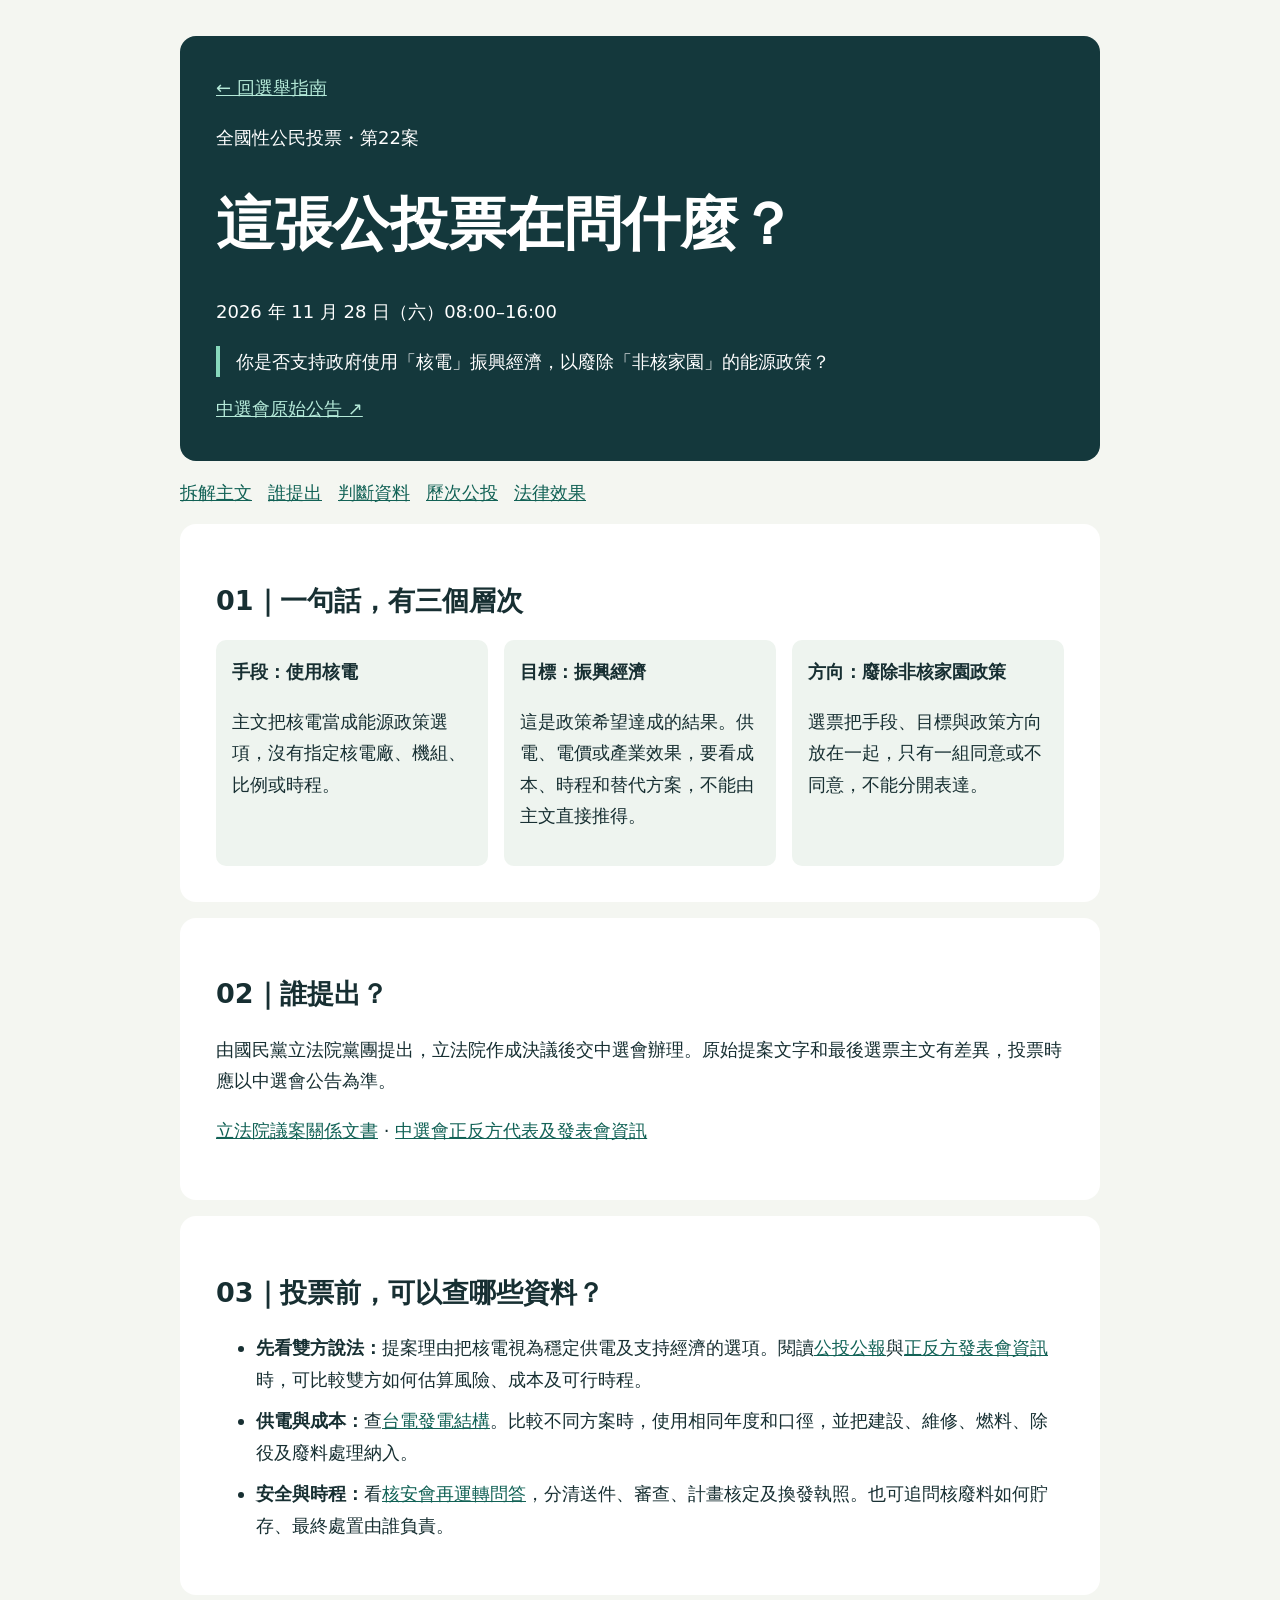
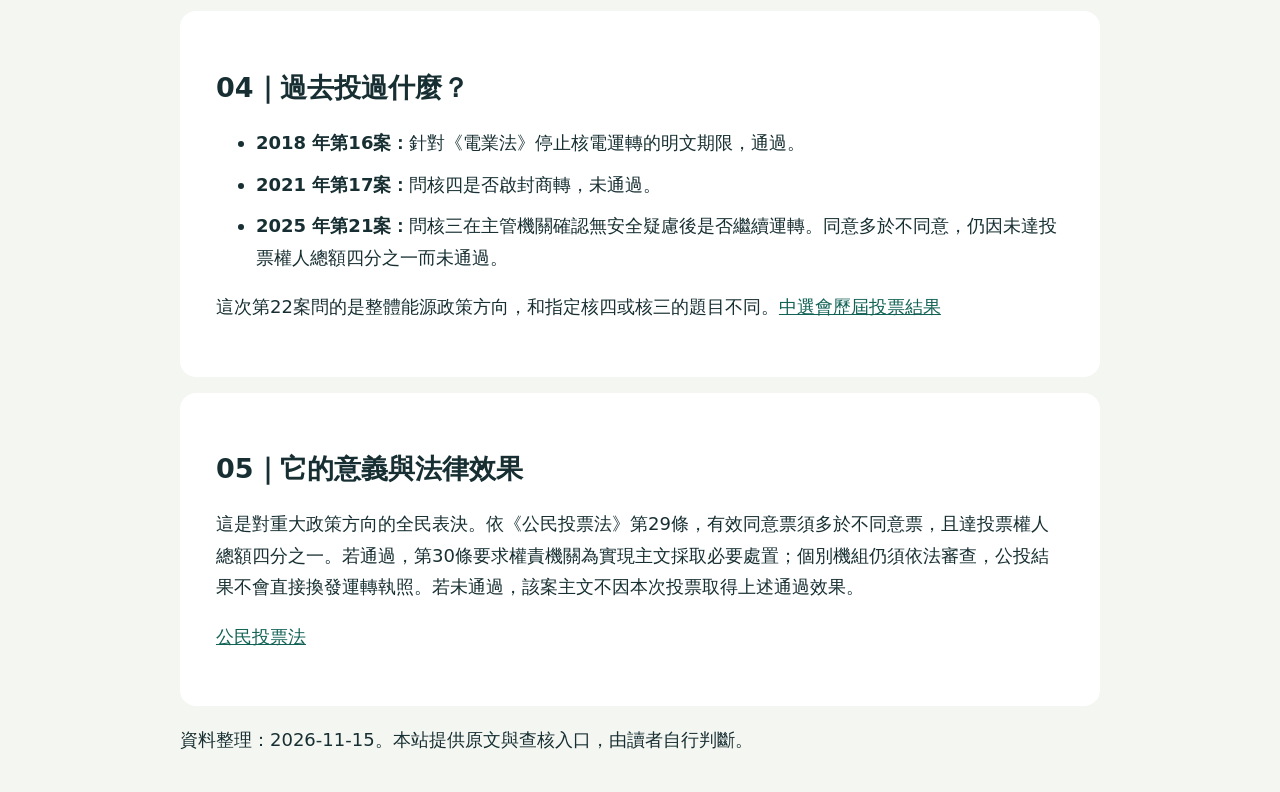
<file: referendum/index.html>
<!doctype html>
<html lang="zh-Hant"><meta charset="utf-8"><meta name="viewport" content="width=device-width,initial-scale=1"><title>2026 公投第22案｜選舉指南</title>
<style>
*{box-sizing:border-box}body{margin:0;background:#f4f6f1;color:#172f32;font:18px/1.75 system-ui,sans-serif}main{width:min(920px,calc(100% - 32px));margin:36px auto}h1{font-size:clamp(2rem,6vw,3.6rem);line-height:1.15}section,header{padding:clamp(18px,4vw,36px);margin:16px 0;border-radius:16px;background:#fff}header{background:#14383c;color:#fff}header a{color:#b5ead9}a{color:#126256;overflow-wrap:anywhere}blockquote{margin:16px 0;border-left:4px solid #87d8bc;padding:0 16px}nav{display:flex;gap:16px;flex-wrap:wrap}.grid{display:grid;grid-template-columns:repeat(auto-fit,minmax(min(230px,100%),1fr));gap:16px}.grid div{background:#eef4ef;padding:16px;border-radius:10px}h2,h3{line-height:1.3}li+li{margin-top:10px}
</style><main>
<header><a href="../">← 回選舉指南</a><p>全國性公民投票・第22案</p><h1>這張公投票在問什麼？</h1><p>2026 年 11 月 28 日（六）08:00–16:00</p><blockquote>你是否支持政府使用「核電」振興經濟，以廢除「非核家園」的能源政策？</blockquote><a href="https://web.cec.gov.tw/central/article/64314">中選會原始公告 ↗</a></header>
<nav aria-label="公投指南章節"><a href="#wording">拆解主文</a><a href="#proposal">誰提出</a><a href="#evidence">判斷資料</a><a href="#history">歷次公投</a><a href="#effect">法律效果</a></nav>
<section id="wording"><h2>01｜一句話，有三個層次</h2><div class="grid"><div><strong>手段：使用核電</strong><p>主文把核電當成能源政策選項，沒有指定核電廠、機組、比例或時程。</p></div><div><strong>目標：振興經濟</strong><p>這是政策希望達成的結果。供電、電價或產業效果，要看成本、時程和替代方案，不能由主文直接推得。</p></div><div><strong>方向：廢除非核家園政策</strong><p>選票把手段、目標與政策方向放在一起，只有一組同意或不同意，不能分開表達。</p></div></div></section>
<section id="proposal"><h2>02｜誰提出？</h2><p>由國民黨立法院黨團提出，立法院作成決議後交中選會辦理。原始提案文字和最後選票主文有差異，投票時應以中選會公告為準。</p><p><a href="https://lis.ly.gov.tw/lygazettec/mtcdoc?PD110517%3ALCEWA01_110517_00226=">立法院議案關係文書</a> · <a href="https://web.cec.gov.tw/central/article/65455">中選會正反方代表及發表會資訊</a></p></section>
<section id="evidence"><h2>03｜投票前，可以查哪些資料？</h2><ul><li><strong>先看雙方說法：</strong>提案理由把核電視為穩定供電及支持經濟的選項。閱讀<a href="https://info.cec.gov.tw/vote2026/static/file/ebook/index.html">公投公報</a>與<a href="https://web.cec.gov.tw/central/article/65455">正反方發表會資訊</a>時，可比較雙方如何估算風險、成本及可行時程。</li><li><strong>供電與成本：</strong>查<a href="https://service.taipower.com.tw/csr/esg/environmental/low-carbon-electricity">台電發電結構</a>。比較不同方案時，使用相同年度和口徑，並把建設、維修、燃料、除役及廢料處理納入。</li><li><strong>安全與時程：</strong>看<a href="https://www.nusc.gov.tw/restart/faq">核安會再運轉問答</a>，分清送件、審查、計畫核定及換發執照。也可追問核廢料如何貯存、最終處置由誰負責。</li></ul></section>
<section id="history"><h2>04｜過去投過什麼？</h2><ul><li><strong>2018 年第16案：</strong>針對《電業法》停止核電運轉的明文期限，通過。</li><li><strong>2021 年第17案：</strong>問核四是否啟封商轉，未通過。</li><li><strong>2025 年第21案：</strong>問核三在主管機關確認無安全疑慮後是否繼續運轉。同意多於不同意，仍因未達投票權人總額四分之一而未通過。</li></ul><p>這次第22案問的是整體能源政策方向，和指定核四或核三的題目不同。<a href="https://web.cec.gov.tw/referendum/article/list/3863">中選會歷屆投票結果</a></p></section>
<section id="effect"><h2>05｜它的意義與法律效果</h2><p>這是對重大政策方向的全民表決。依《公民投票法》第29條，有效同意票須多於不同意票，且達投票權人總額四分之一。若通過，第30條要求權責機關為實現主文採取必要處置；個別機組仍須依法審查，公投結果不會直接換發運轉執照。若未通過，該案主文不因本次投票取得上述通過效果。</p><p><a href="https://law.cec.gov.tw/LawContent.aspx?id=GL000290">公民投票法</a></p></section>
<p>資料整理：2026-11-15。本站提供原文與查核入口，由讀者自行判斷。</p></main></html>
</file>
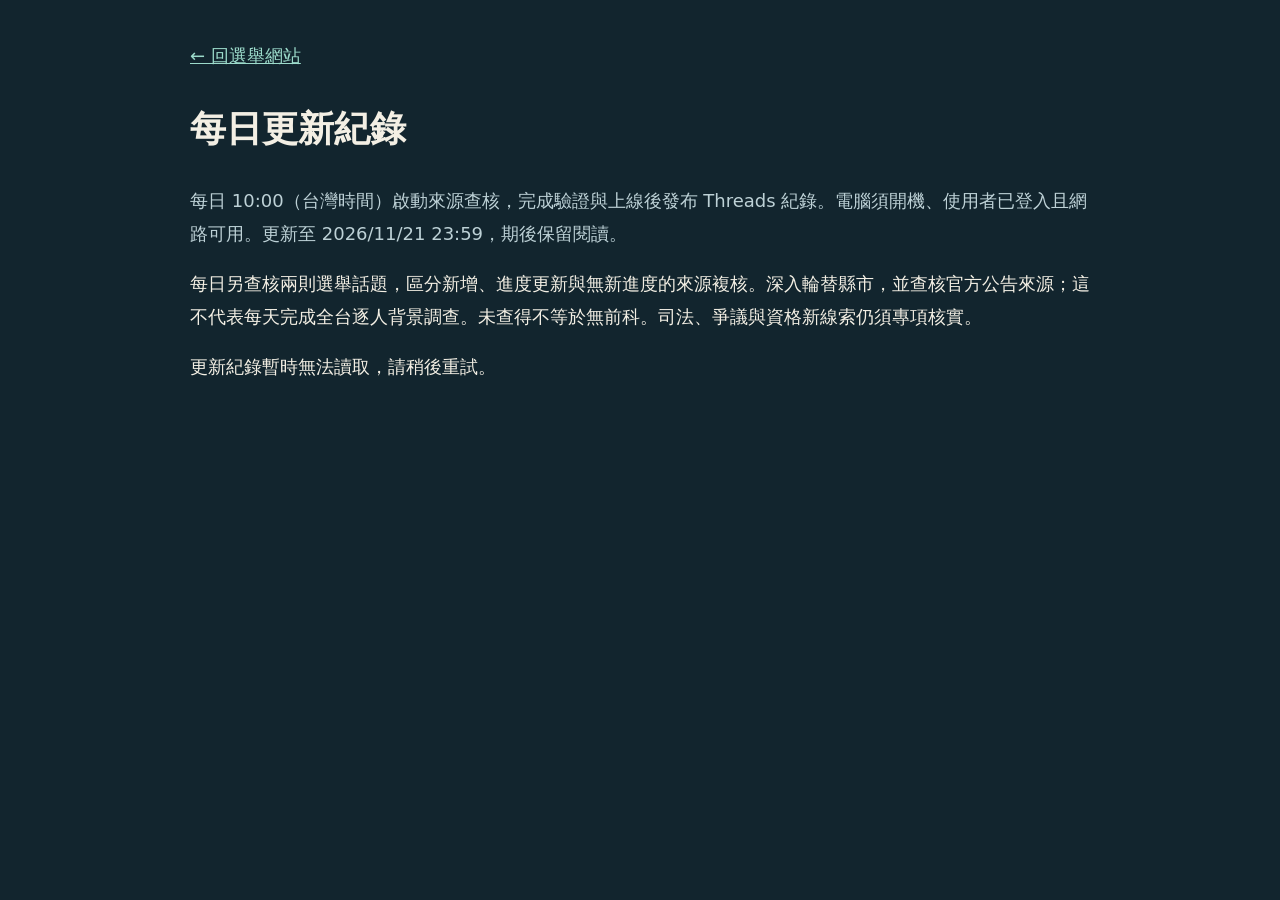
<file: updates/index.html>
<!doctype html><html lang="zh-Hant"><meta charset="utf-8"><meta name="viewport" content="width=device-width,initial-scale=1"><title>每日更新紀錄｜好想知道</title><style>body{margin:0;background:#12252e;color:#f3efe4;font:18px/1.8 system-ui,sans-serif}main{max-width:900px;margin:auto;padding:40px 24px}a{color:#9cdbcb}h1{font-size:36px}article{margin:28px 0;padding:24px;border:1px solid #46616a;border-radius:12px;background:#1a313b}small{color:#b4c7cb}li{margin:10px 0}.note{color:#bdd1d6}button{font:inherit}h2{margin-top:0}</style><main><a href="../">← 回選舉網站</a><h1>每日更新紀錄</h1><p class="note">每日 10:00（台灣時間）啟動來源查核，完成驗證與上線後發布 Threads 紀錄。電腦須開機、使用者已登入且網路可用。更新至 2026/11/21 23:59，期後保留閱讀。</p><p>每日另查核兩則選舉話題，區分新增、進度更新與無新進度的來源複核。深入輪替縣市，並查核官方公告來源；這不代表每天完成全台逐人背景調查。未查得不等於無前科。司法、爭議與資格新線索仍須專項核實。</p><div id="entries">讀取中…</div></main><script>fetch('./index.json',{cache:'no-store'}).then(r=>{if(!r.ok)throw Error();return r.json()}).then(rows=>{const root=document.querySelector('#entries');root.textContent='';if(!rows.length){root.textContent='每日排程已準備，尚無完成的每日查核紀錄。';return}for(const e of rows){const card=document.createElement('article');for(const [tag,text] of [['h2',e.date+(e.kind==='manual'?'・'+(e.session_label||'人工續查'):'')],['p',e.summary],['p','深入查核：'+e.county_scope.join('、')],['p','涉及 '+e.updated_people+' 位登記者；新增 '+e.accepted_facts+' 項來源資料。'],['small',e.kind==='manual'?(Number.isFinite(e.coverage_change?.new_biographies)?'本輪補足經歷內容 '+e.coverage_change.new_biographies+' 人；各筆資料年份與限制見下方。':'各筆來源資料的年份、查核範圍與限制見下方。'):'待專項核實線索 '+e.review_leads_count+' 項；未通過匯入檢查 '+e.rejected_count+' 項。']]){const n=document.createElement(tag);n.textContent=text;card.append(n)}for(const topic of e.topic_updates||[]){const h=document.createElement('h3');h.textContent=topic.title;card.append(h);const p=document.createElement('p');p.textContent=({'new':'新增話題','progress':'進度更新','review':'來源複核・無新進度','background':'既有事件背景補錄・無新進度'}[topic.kind]||topic.kind)+'｜'+topic.summary;card.append(p)}const ul=document.createElement('ul');for(const s of e.official_checks){const li=document.createElement('li'),a=document.createElement('a');a.textContent=s.title;a.href=s.url;a.rel='noopener noreferrer';a.target='_blank';li.append(a);ul.append(li)}card.append(ul);for(const change of e.changes||[]){const p=document.createElement('p');p.textContent=change.county+'・'+change.name+'｜'+change.text;card.append(p)}for(const text of e.limitations){const p=document.createElement('p');p.className='note';p.textContent=text;card.append(p)}root.append(card)}}).catch(()=>document.querySelector('#entries').textContent='更新紀錄暫時無法讀取，請稍後重試。');</script></html>
</file>
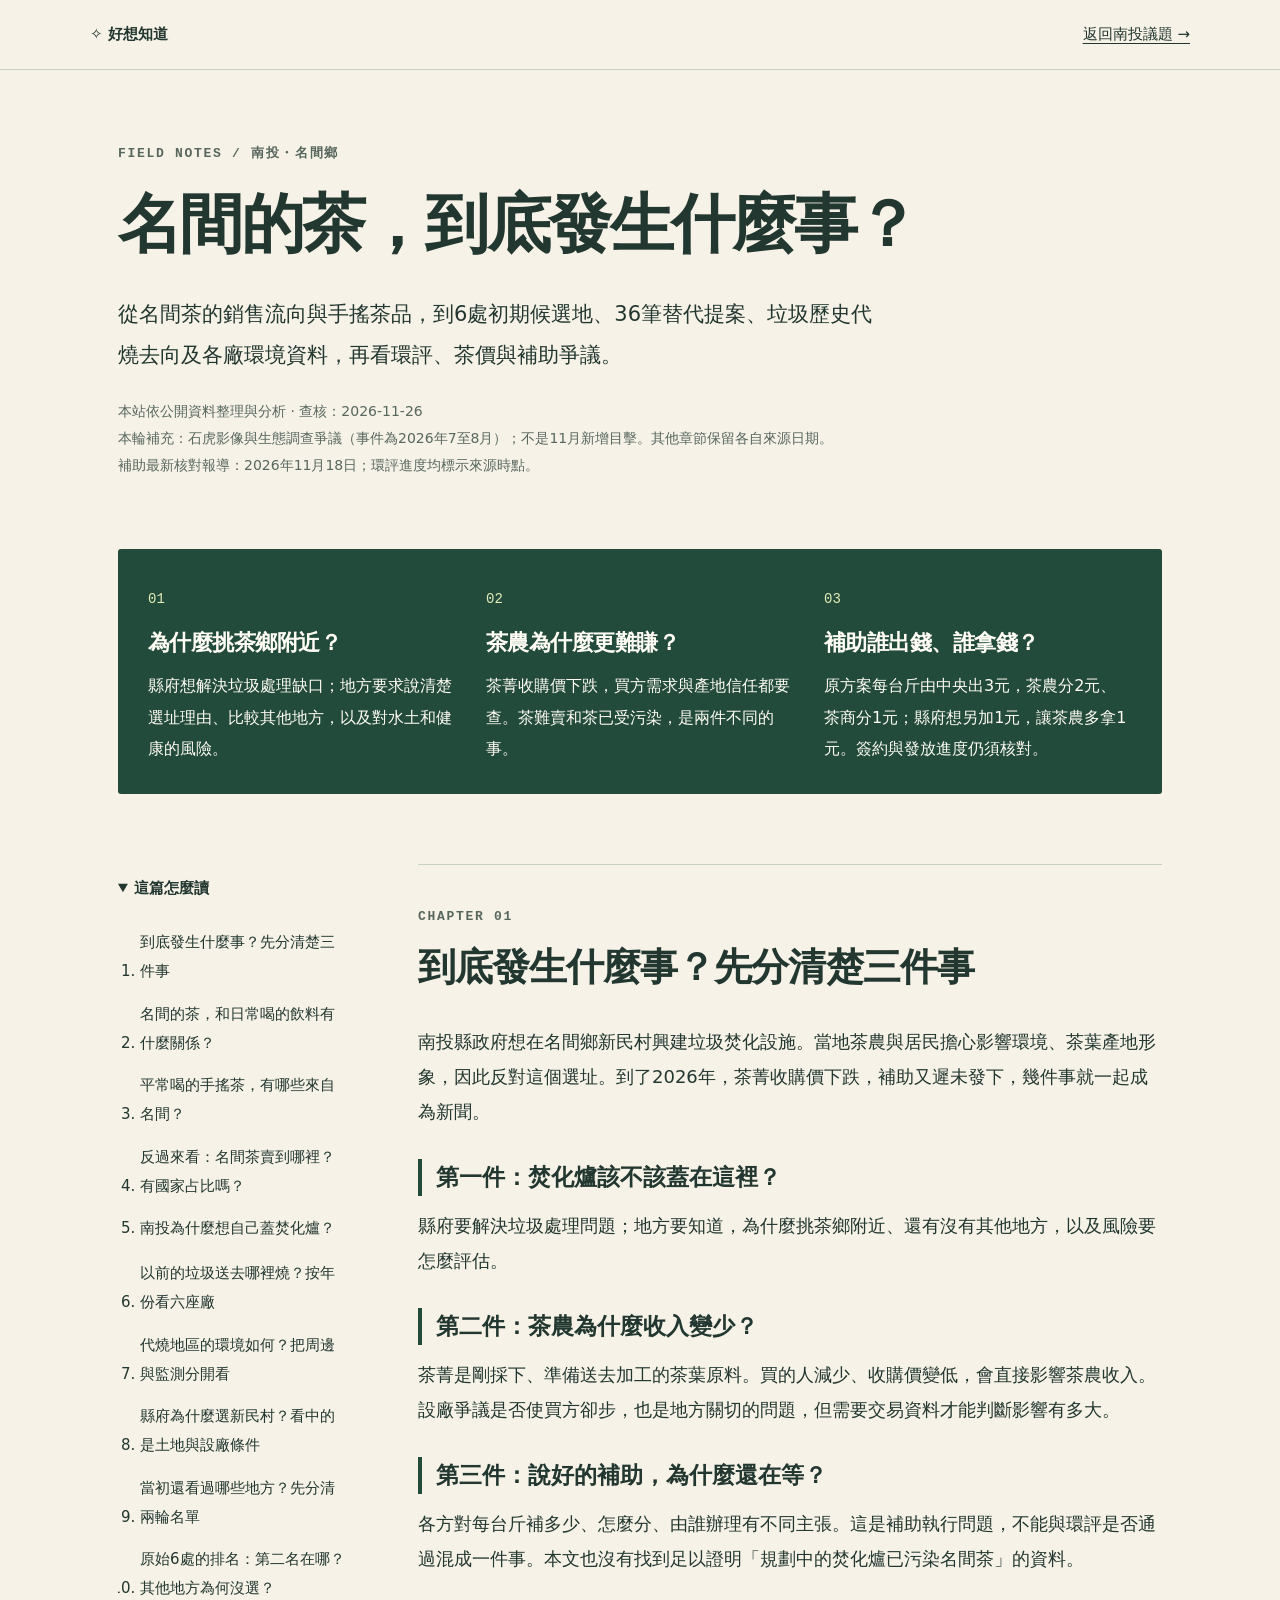
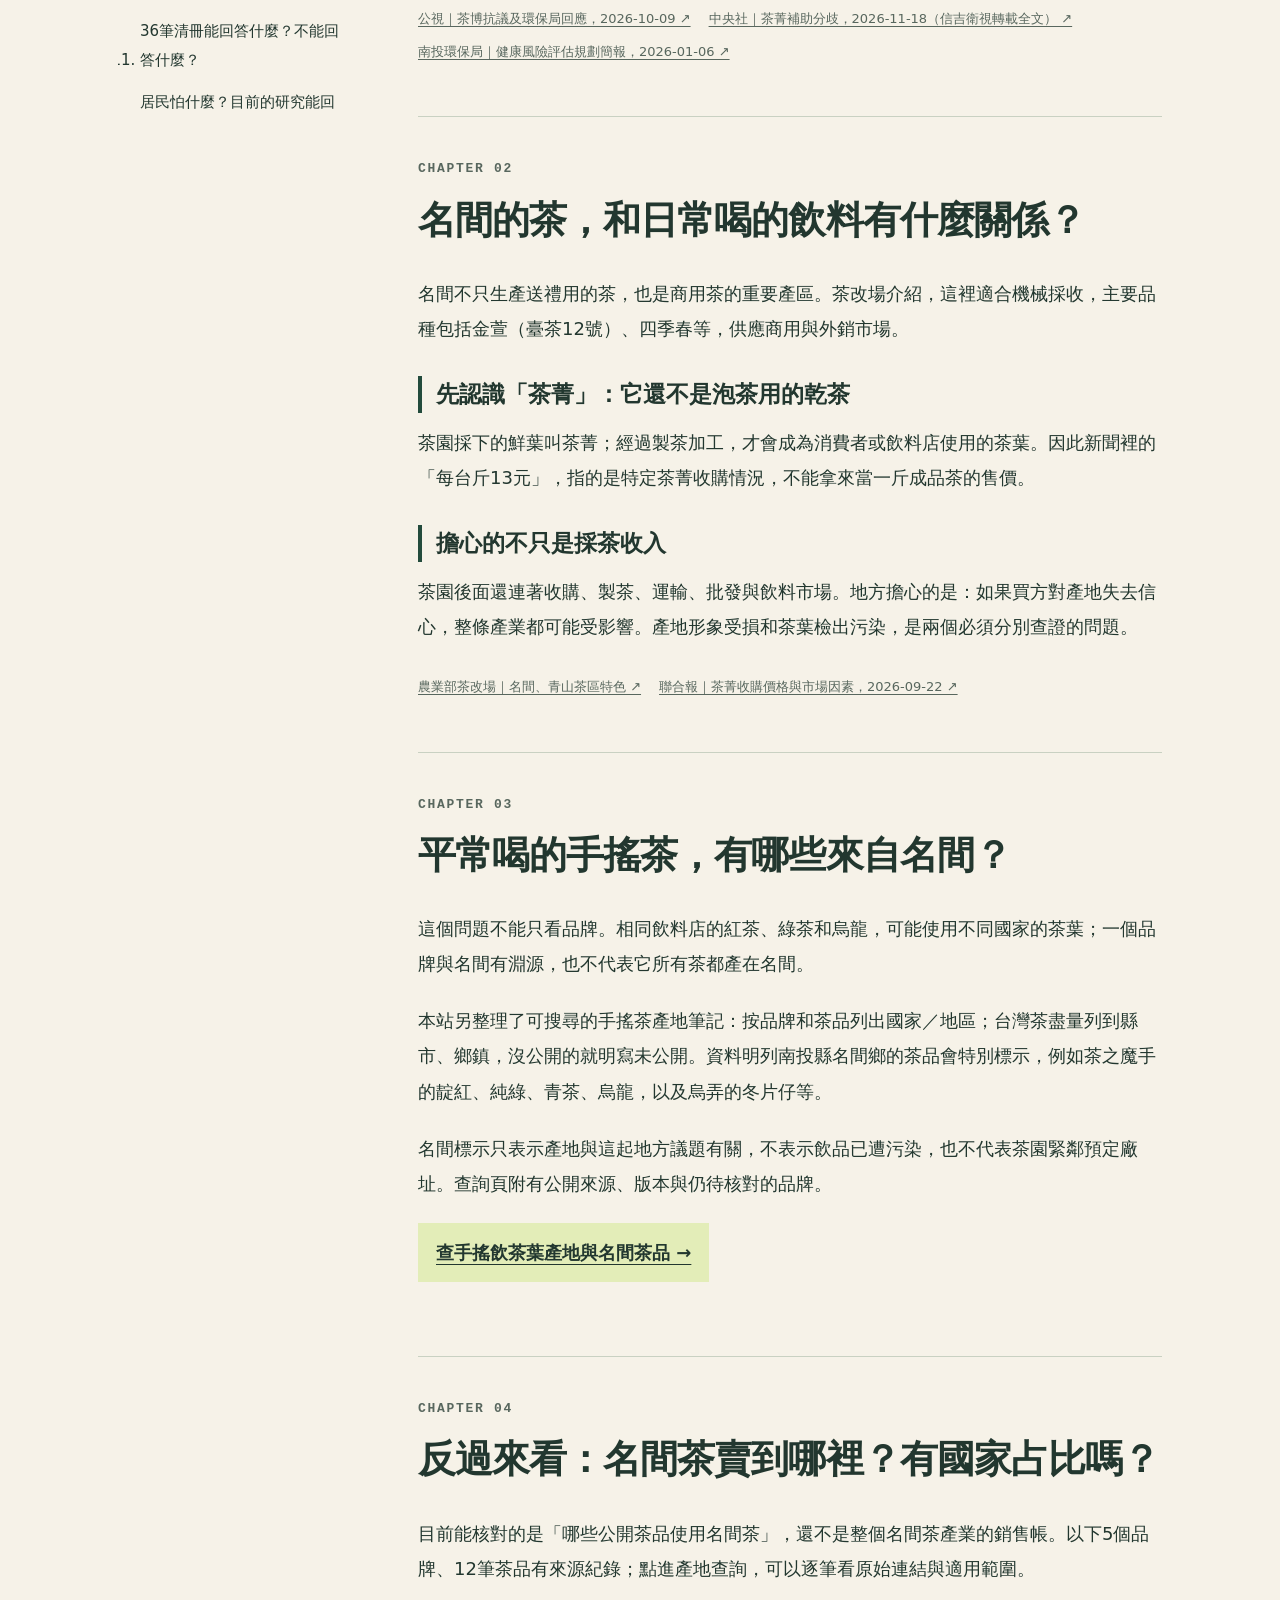
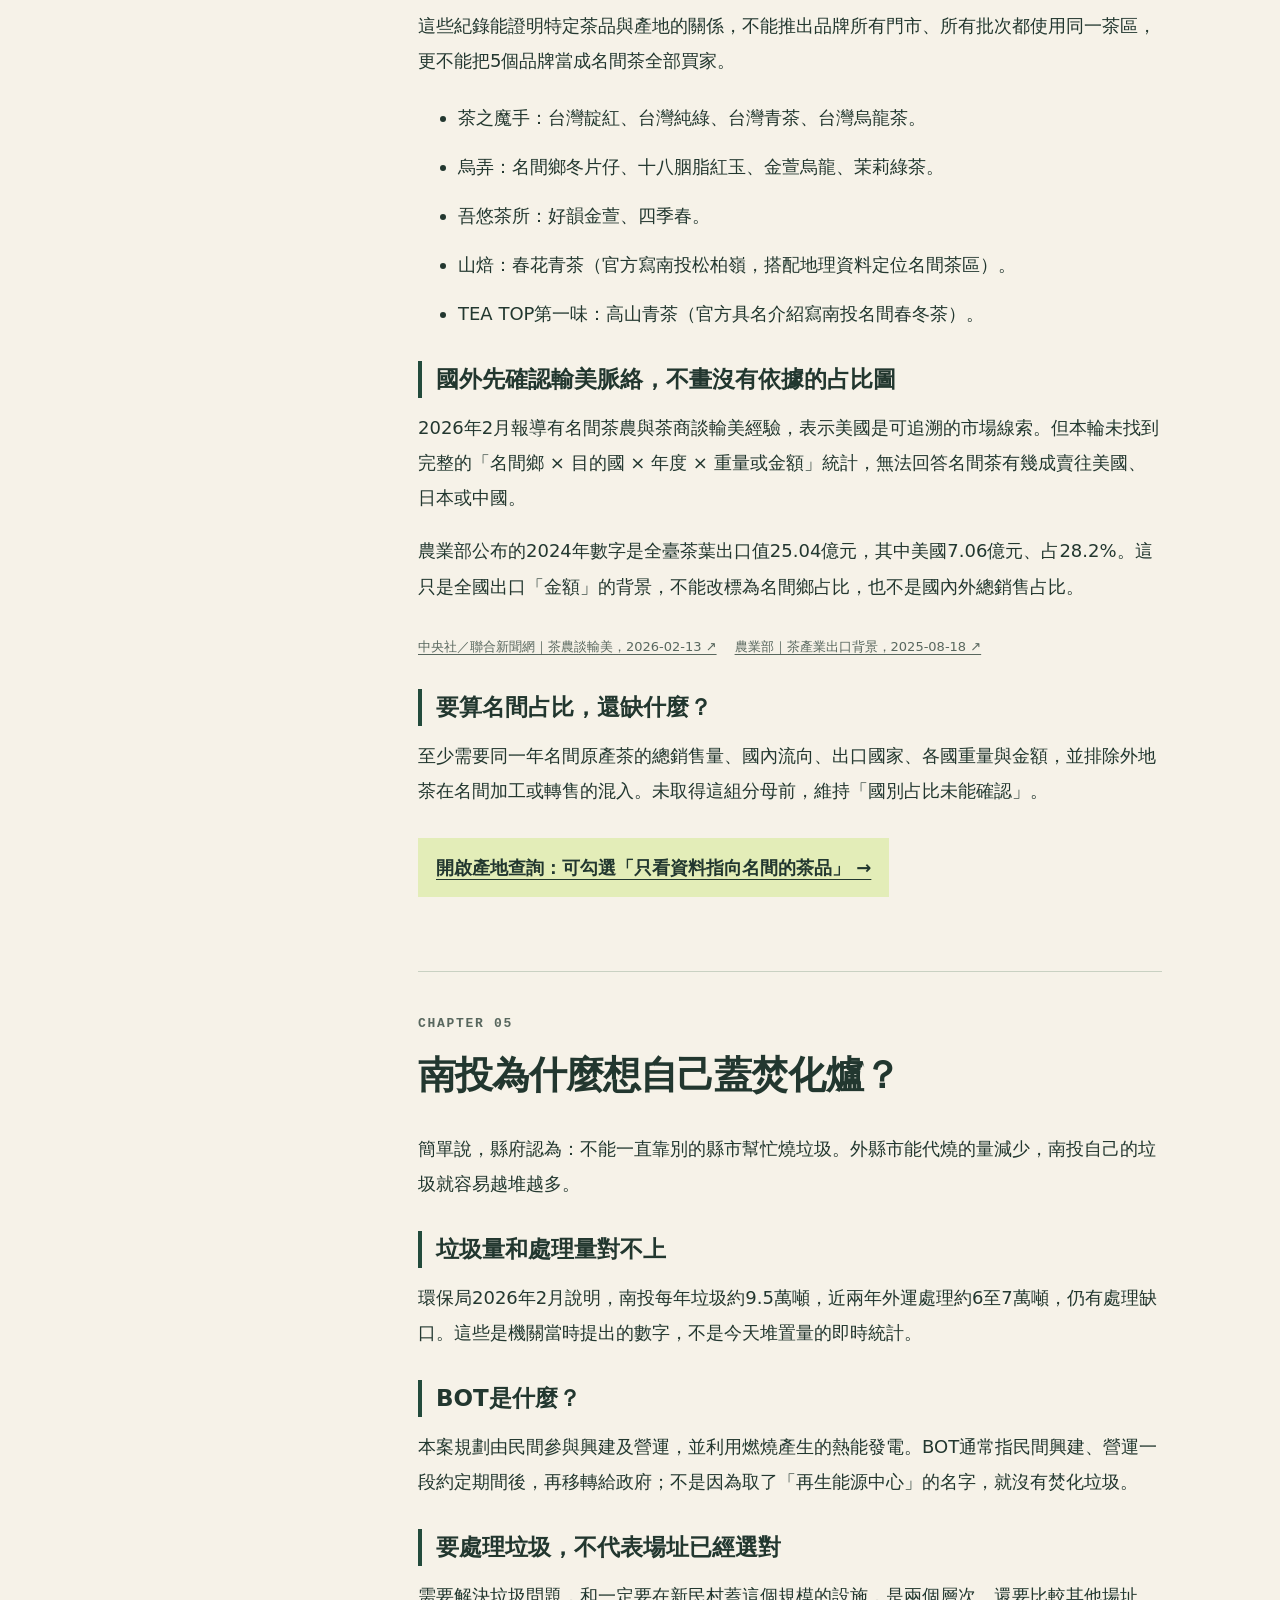
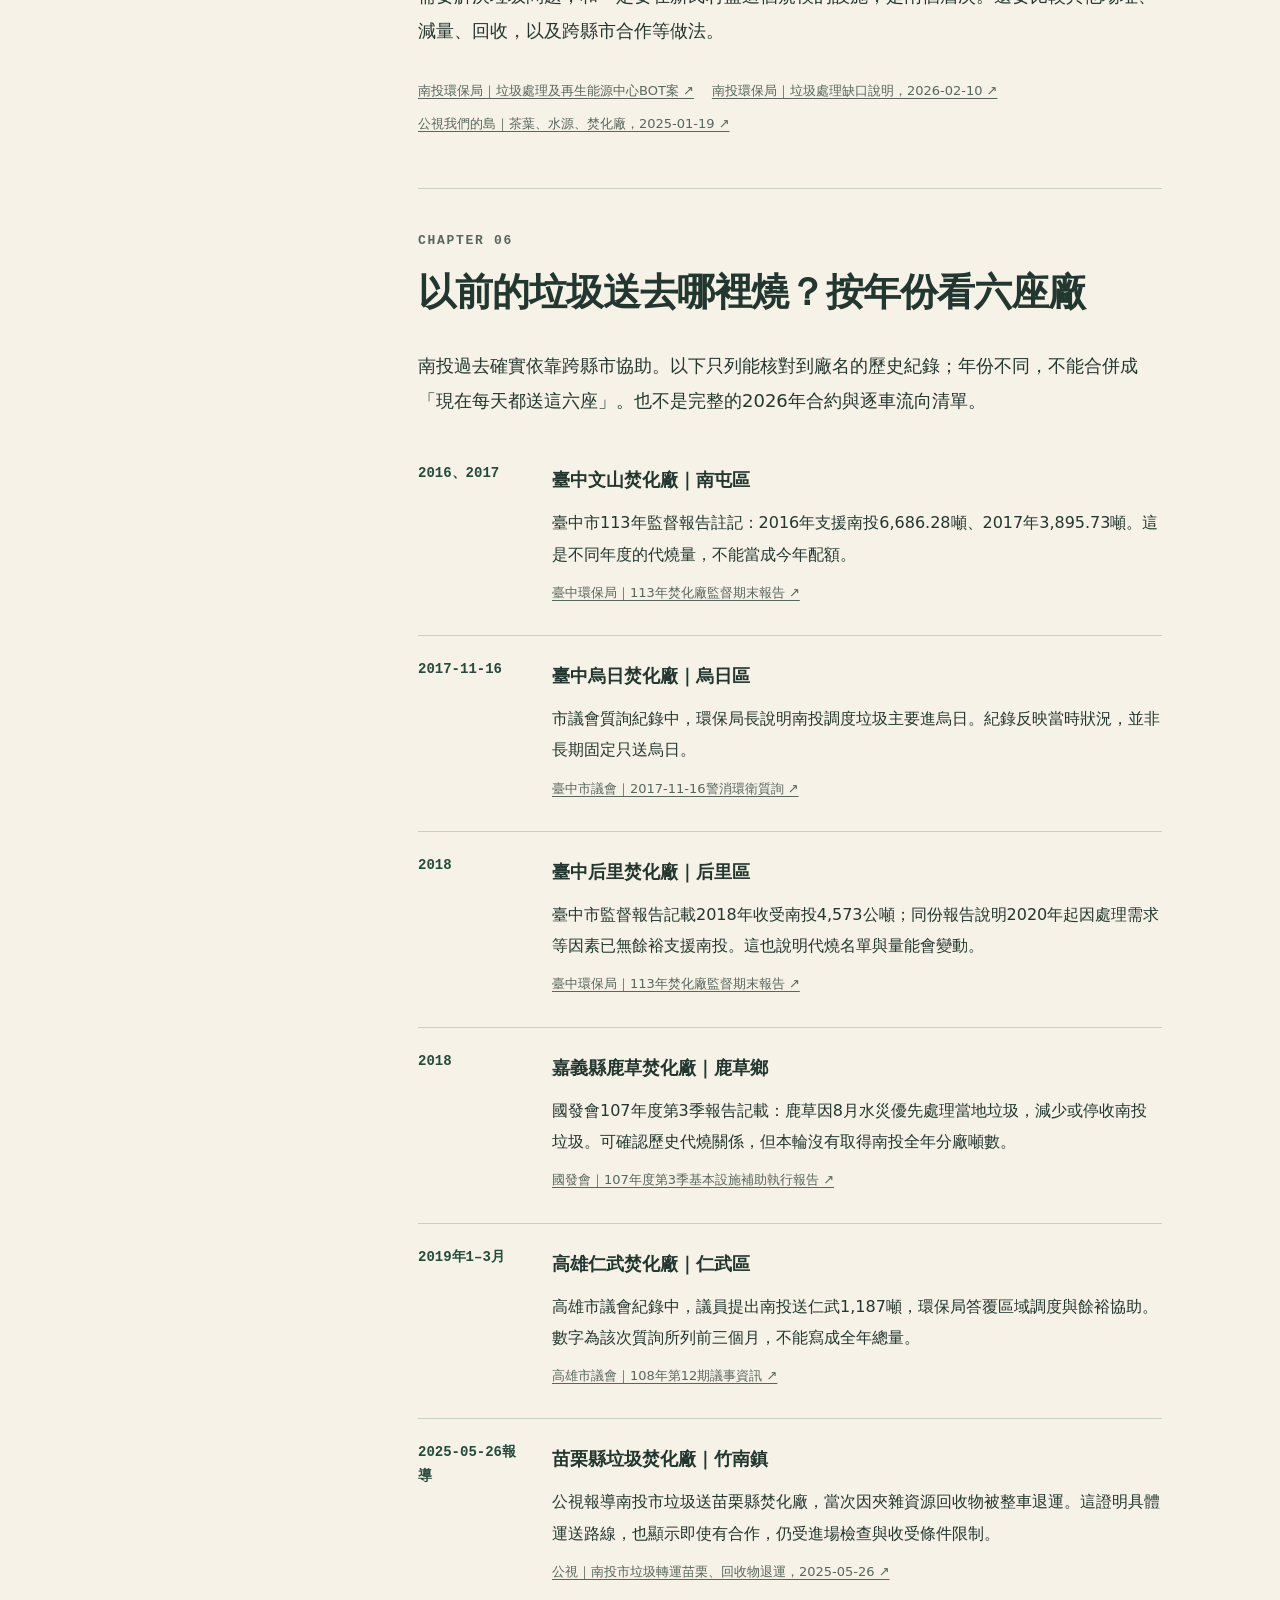
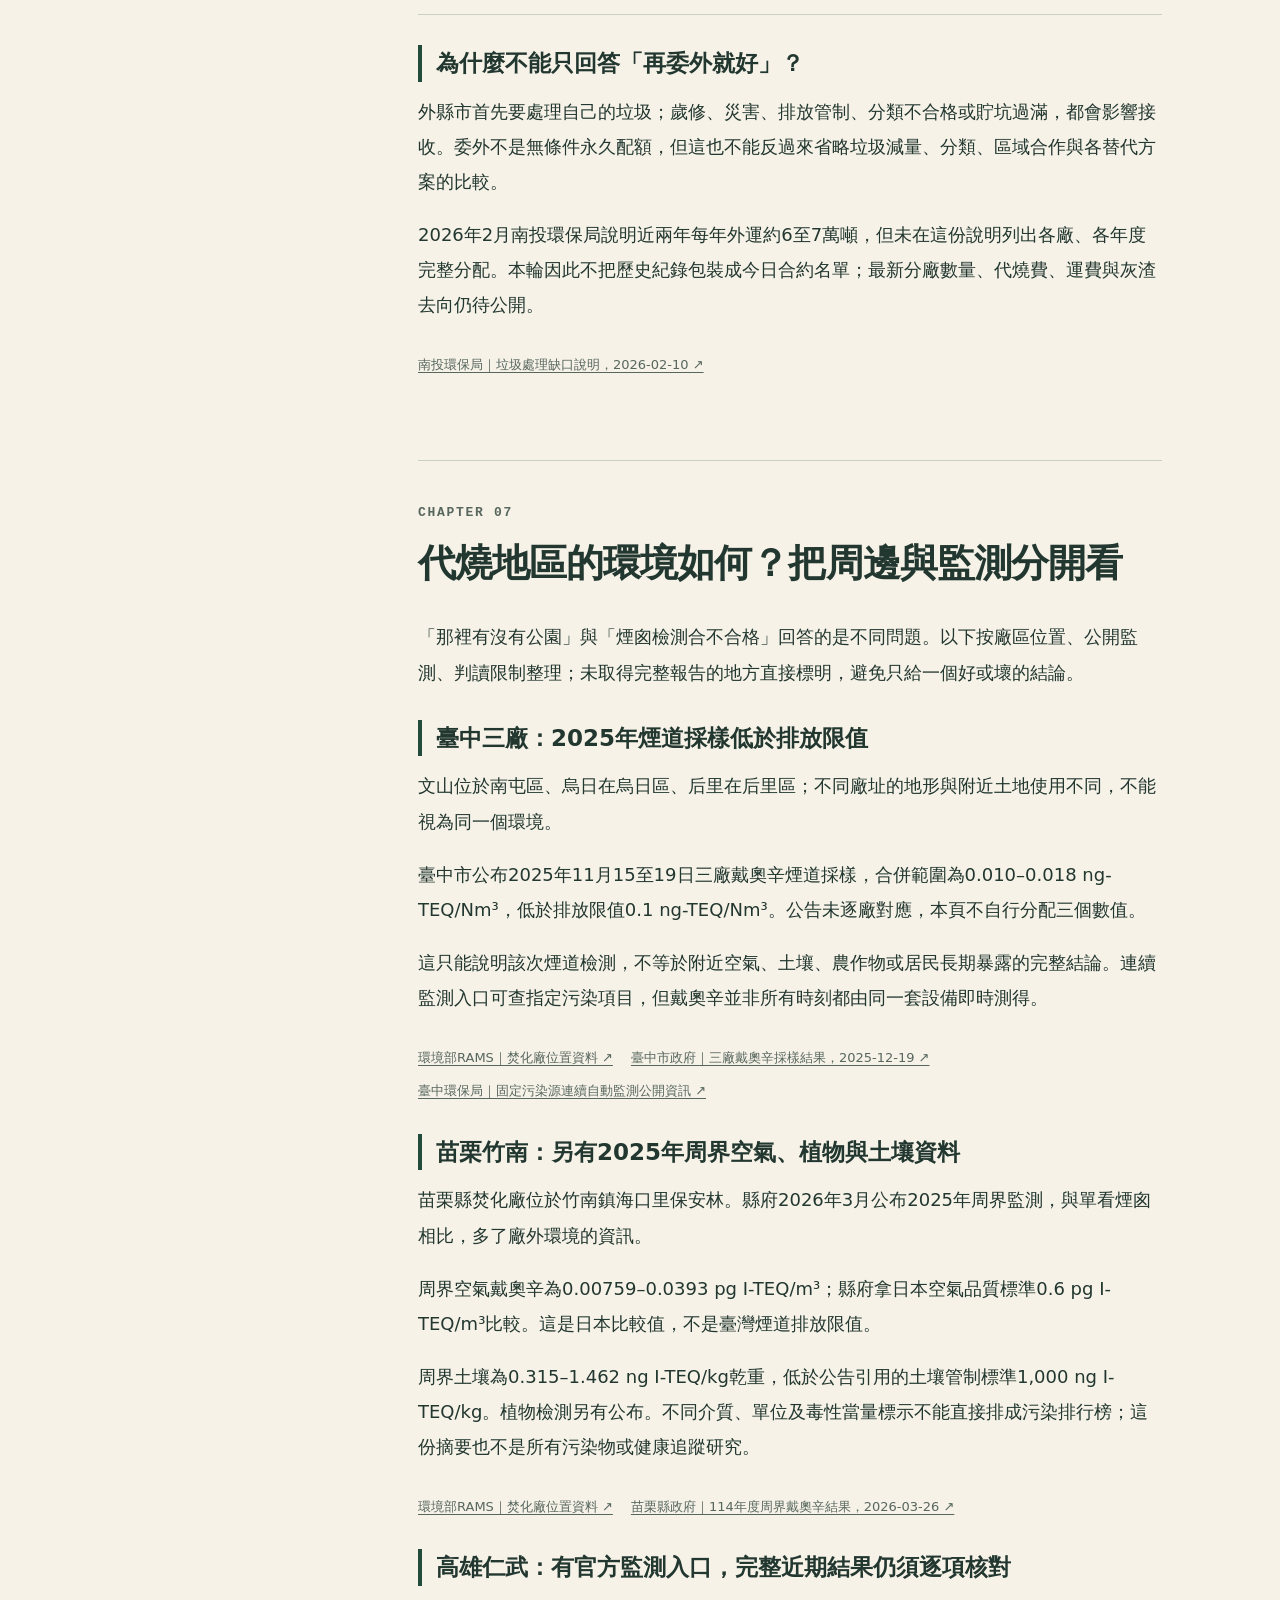
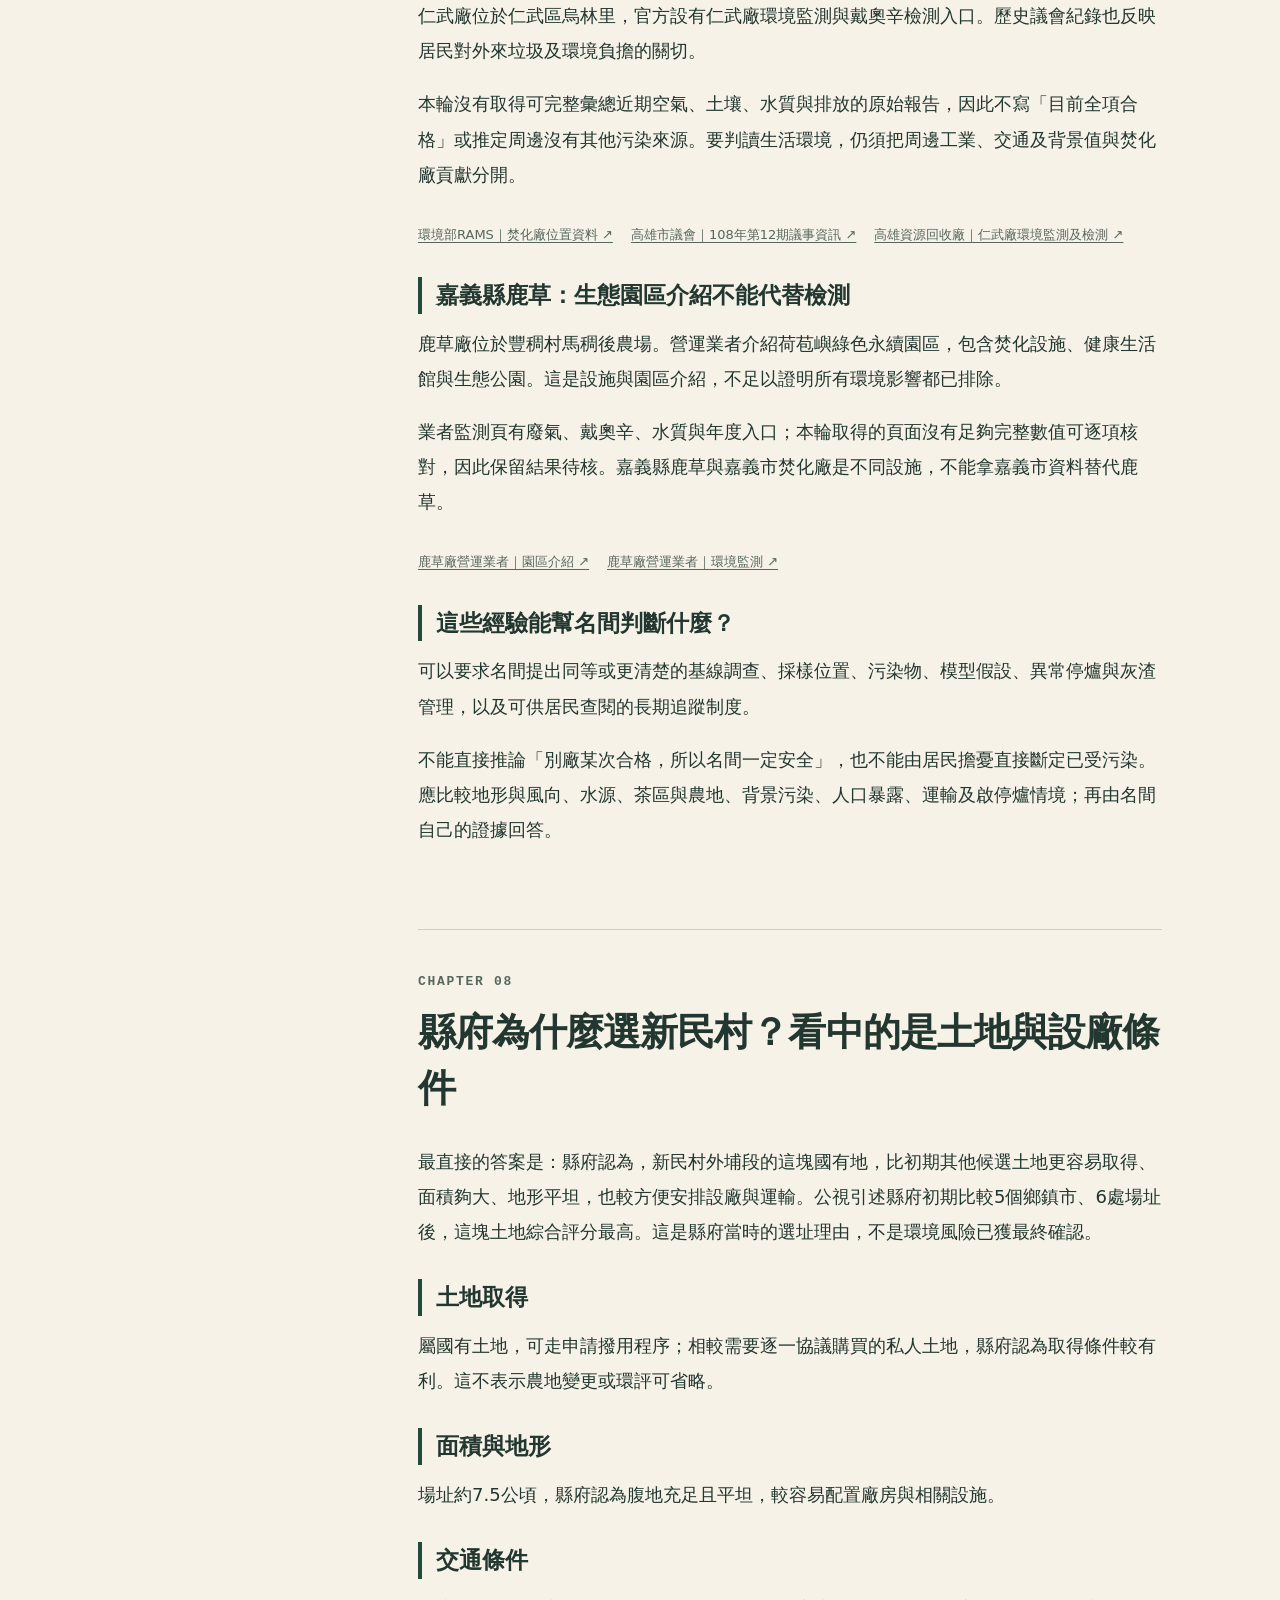
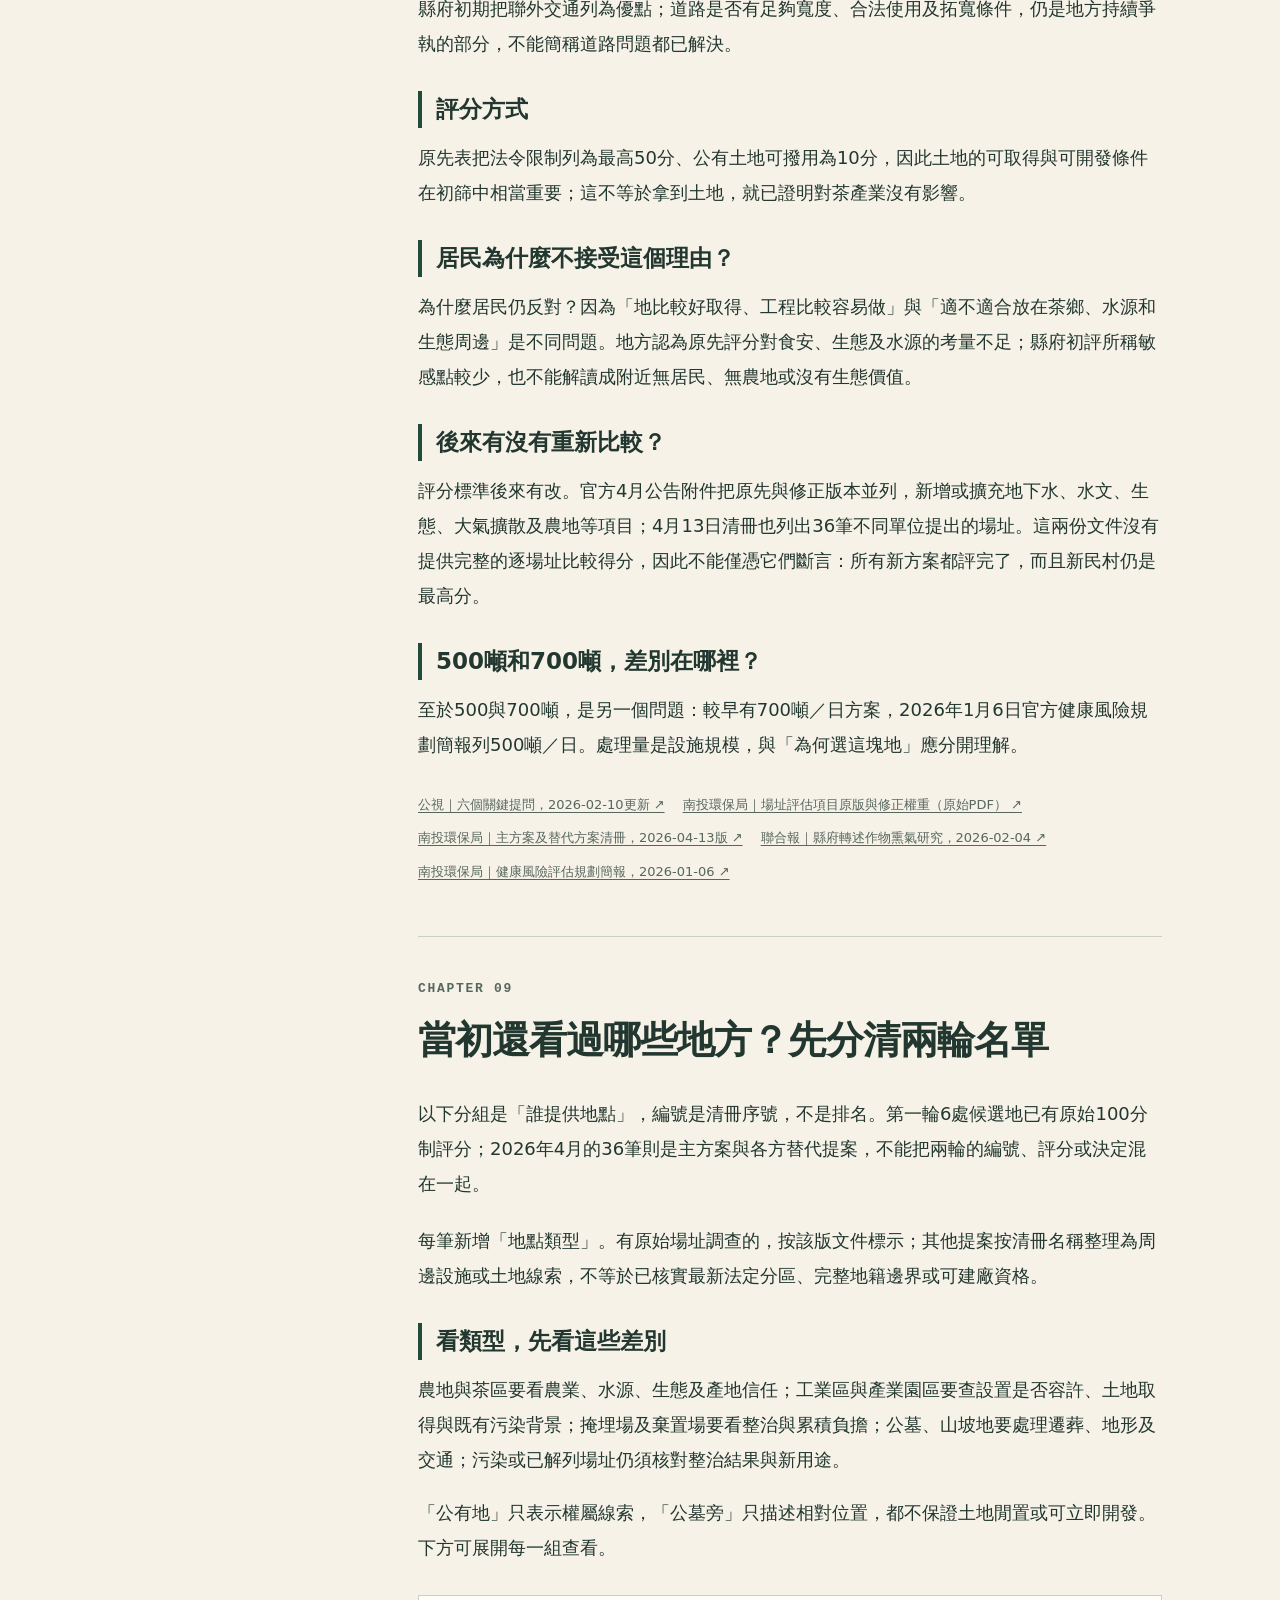
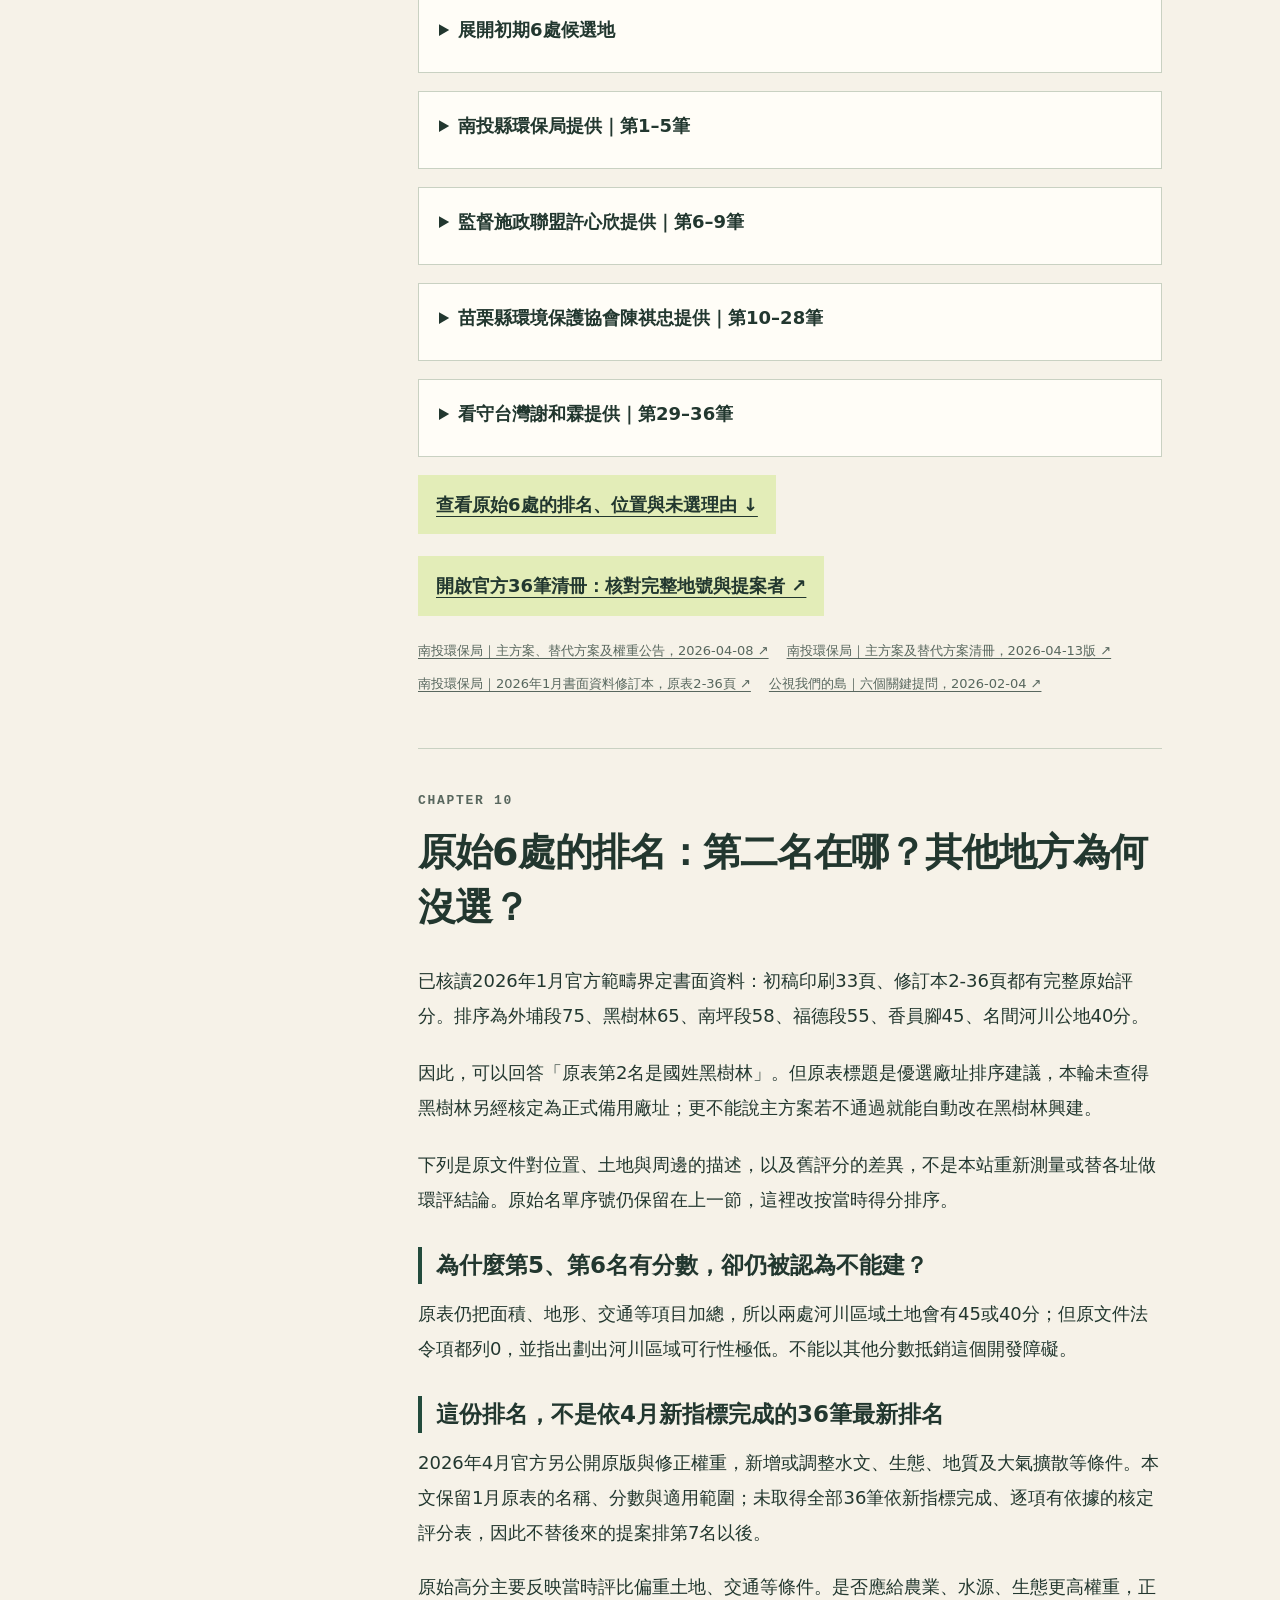
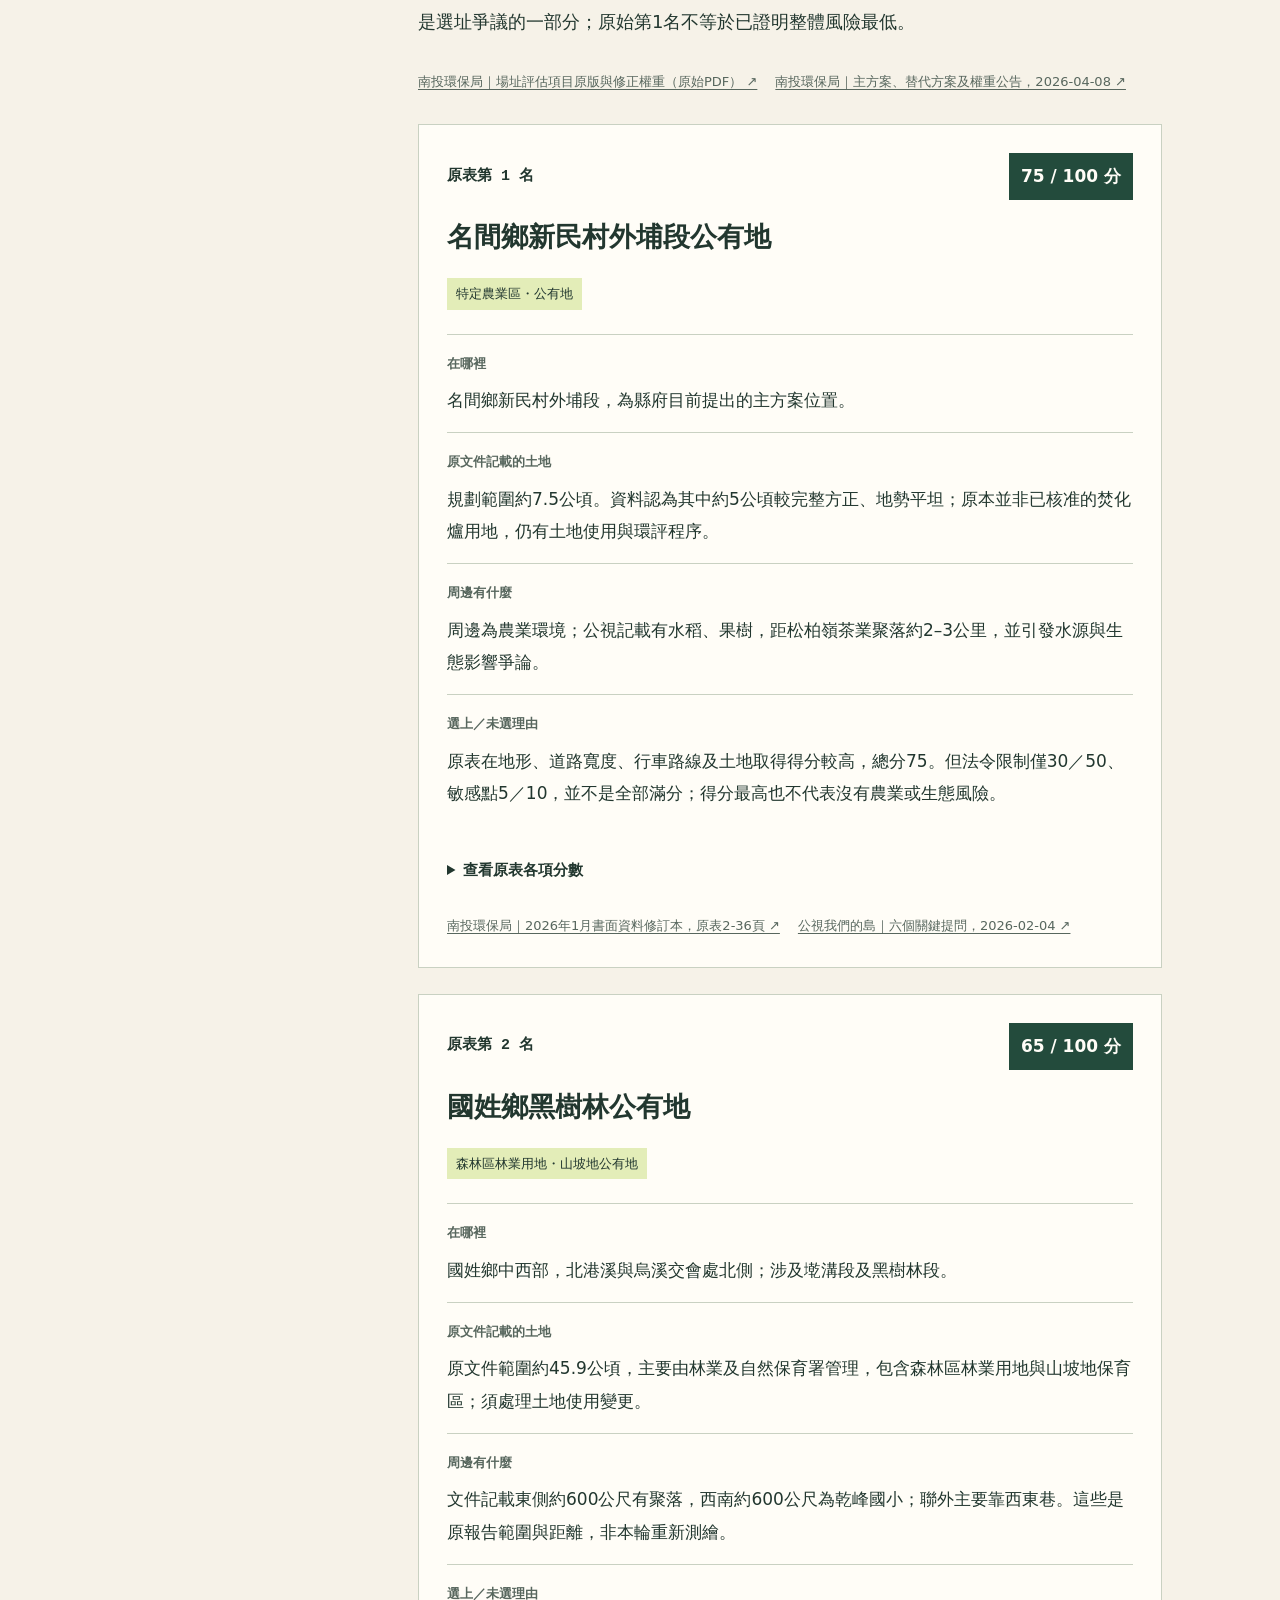
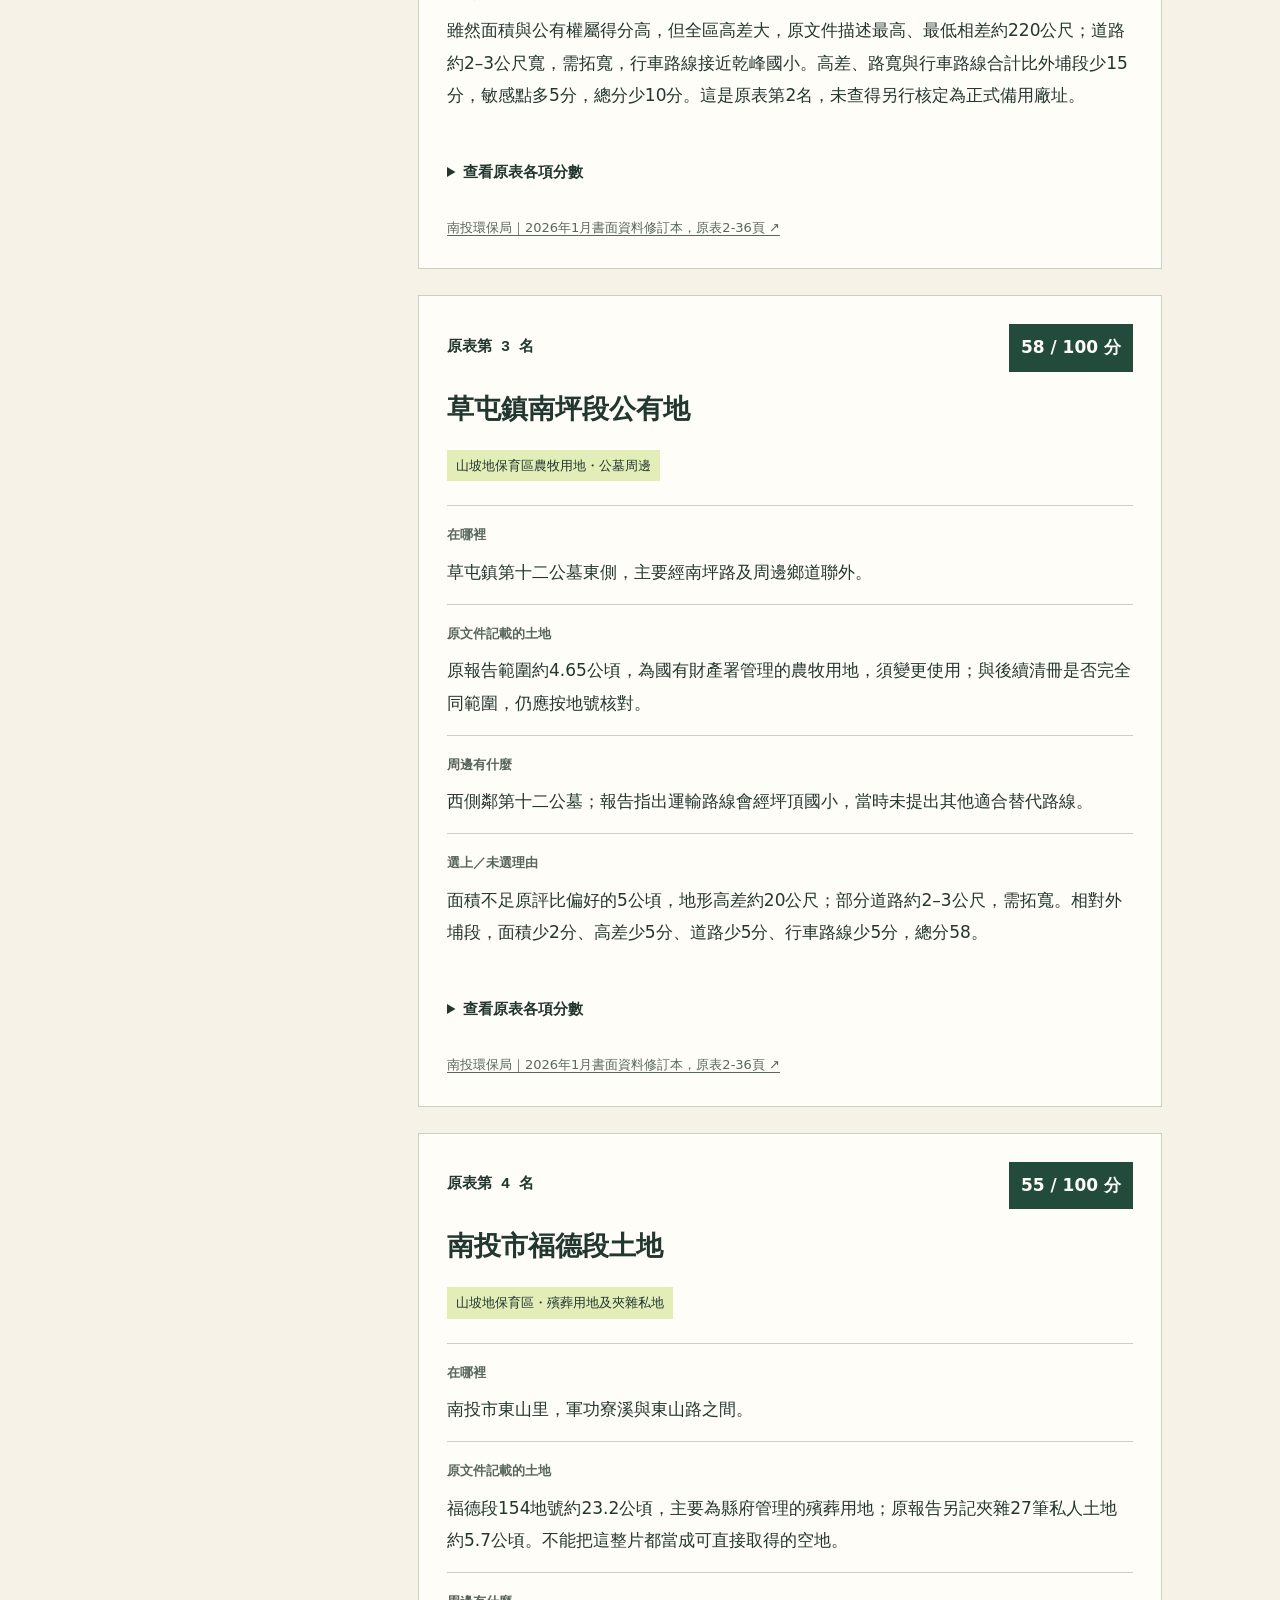
<file: topics/mingjian-tea/index.html>
<!doctype html><html lang="zh-Hant"><head><meta charset="utf-8"><meta name="viewport" content="width=device-width,initial-scale=1"><title>名間的茶，到底發生什麼事？｜好想知道</title><meta name="description" content="從名間茶的銷售流向與手搖茶品，到6處初期候選地、36筆替代提案、垃圾歷史代燒去向及各廠環境資料，再看環評、茶價與補助爭議。"><link rel="canonical" href="https://tooooodayistheday-maker.github.io/taiwan-election-guide-site/topics/mingjian-tea/"><meta property="og:title" content="名間的茶，到底發生什麼事？"><meta property="og:description" content="從名間茶的銷售流向與手搖茶品，到6處初期候選地、36筆替代提案、垃圾歷史代燒去向及各廠環境資料，再看環評、茶價與補助爭議。"><meta property="og:type" content="article"><meta property="og:url" content="https://tooooodayistheday-maker.github.io/taiwan-election-guide-site/topics/mingjian-tea/"><style>
:root{--paper:#f6f2e8;--ink:#22372f;--green:#234b3c;--muted:#58675e;--line:#c9d1c2;--accent:#e3edb8}*{box-sizing:border-box}html{scroll-behavior:smooth;scroll-padding-top:1.5rem}body{margin:0;background:var(--paper);color:var(--ink);font:18px/1.95 system-ui,-apple-system,"Microsoft JhengHei",sans-serif}a{color:inherit;text-underline-offset:.25em;overflow-wrap:anywhere}a:hover{color:#3d6247}a:focus-visible,summary:focus-visible{outline:3px solid #89541c;outline-offset:5px}header{padding:20px max(24px,calc((100vw - 1100px)/2));border-bottom:1px solid var(--line);display:flex;justify-content:space-between;gap:20px;font-size:15px}.brand{font-weight:800;text-decoration:none}.wrap{max-width:1100px;margin:auto;padding:0 28px}.hero{padding:74px 0 48px;max-width:880px}.kicker{font:600 13px/1.5 ui-monospace,monospace;letter-spacing:.13em;color:var(--muted);margin:0 0 14px}h1{font-size:clamp(38px,5vw,66px);line-height:1.28;letter-spacing:-.04em;margin:20px 0 28px;text-wrap:balance}h2{font-size:clamp(27px,3.6vw,38px);line-height:1.45;letter-spacing:-.025em;margin:0 0 28px}h3{font-size:24px;line-height:1.6;margin:12px 0}p{margin:0 0 22px}.lead{font-size:21px;max-width:760px}.meta{font-size:14px;color:var(--muted)}.summary{background:var(--green);color:#fffdf4;padding:30px;display:grid;grid-template-columns:repeat(3,1fr);gap:30px;border-radius:3px}.summary span{font:14px ui-monospace,monospace;color:var(--accent)}.summary h2{font-size:22px;margin:12px 0}.summary p{font-size:16px;margin:0}.layout{display:grid;grid-template-columns:230px minmax(0,760px);gap:70px;margin-top:70px}.contents{position:sticky;top:24px;align-self:start;font-size:15px}.contents summary{cursor:pointer;font-weight:700;padding:10px 0}.contents ol{padding-left:22px}.contents li{margin:0 0 13px}.contents a{text-decoration:none}.article section{border-top:1px solid var(--line);padding:42px 0 22px;scroll-margin-top:24px}.article li{margin-bottom:14px}.citations{display:flex;flex-wrap:wrap;gap:8px 18px;font-size:13px;color:var(--muted);margin:20px 0 30px}.timeline{list-style:none;padding:0!important}.timeline>li{display:grid;grid-template-columns:110px 1fr;gap:24px;border-bottom:1px solid var(--line);padding:22px 0;margin:0!important}.timeline time{font:600 14px/1.7 ui-monospace,monospace;color:var(--green)}.timeline p{font-size:16px;margin:10px 0}.timeline .citations{margin:8px 0}.comparison{display:grid;grid-template-columns:1fr 1fr;gap:18px;margin-bottom:25px}.comparison article{border:1px solid var(--green);padding:24px}.comparison span{font-size:14px;color:var(--muted)}.comparison p{font-size:16px;margin:0}.sources{font-size:15px}.sources p{font-size:13px;color:var(--muted);margin:5px 0 20px}.footer{border-top:1px solid var(--line);padding:30px 0 60px;font-size:15px;margin-top:45px}.skip{position:absolute;left:20px;top:-200px}.skip:focus{top:8px;background:#fff;padding:10px;z-index:10}@media(max-width:800px){.layout{grid-template-columns:1fr;gap:25px;margin-top:35px}.contents{position:static;border-bottom:1px solid var(--line);padding-bottom:20px}.summary{grid-template-columns:1fr;gap:25px}.hero{padding:42px 0 28px}.comparison{grid-template-columns:1fr}}@media(max-width:450px){body{font-size:17px;line-height:1.9}.wrap{padding:0 22px}.lead{font-size:19px}header{padding:16px 22px;align-items:center;font-size:13px}.timeline>li{grid-template-columns:1fr;gap:6px}.summary{padding:25px}.citations a{min-height:36px;display:inline-flex;align-items:center}h1{font-size:38px}}@media(prefers-reduced-motion:reduce){html{scroll-behavior:auto}}@media print{header,.contents,.skip{display:none}.layout{display:block}.summary{color:#000;background:#fff;border:1px solid #000}.summary span{color:#000}.citations a{color:#000}.wrap{max-width:none}section{break-inside:avoid}}
body{overflow-wrap:anywhere}.article{min-width:0}h1 span{display:inline-block}.explanation{margin:30px 0}.explanation h3{font-size:23px;border-left:4px solid var(--green);padding-left:14px}.explanation p{margin-bottom:18px}.comparison article{background:#fffdf7}.comparison h3{font-size:25px}.article-related-link{display:inline-flex;align-items:center;min-height:48px;padding:12px 18px;background:var(--accent);font-weight:700}.proposal-list{border:1px solid var(--line);background:#fffdf7;margin:18px 0;padding:16px 20px}.proposal-list summary{font-weight:700;cursor:pointer;min-height:44px;display:list-item;list-style-position:inside}.proposal-list ol{padding-left:30px;margin-top:22px}.proposal-list li{padding:8px 0;border-bottom:1px solid var(--line);font-size:16px}.proposal-list li:last-child{border:0}.contents{max-height:calc(100svh - 48px);overflow:auto}.contents a{display:inline-block;min-height:32px}@media(max-width:800px){.contents{max-height:none;overflow:visible}}@media print{.contents{max-height:none}}.place-tags{display:flex;flex-wrap:wrap;align-items:center;gap:8px;margin:10px 0}.place-tags>span,.place-type{font-size:13px;line-height:1.65;display:inline-block;padding:5px 9px;background:var(--accent);color:var(--ink)}.place-tags>span:not(.place-type){background:#e4e9e0}.place-name{font-size:18px;line-height:1.7}.place-note{font-size:15px;line-height:1.9;margin:10px 0!important;color:var(--muted)}.rank-place{padding:28px;margin:26px 0;background:#fffdf7;border:1px solid var(--line)}.rank-top{display:flex;align-items:center;justify-content:space-between;gap:15px;margin-bottom:15px}.rank-number{font:700 15px/1.6 ui-monospace,monospace}.score-badge{background:var(--green);color:#fffdf7;padding:7px 12px;font-weight:700;font-size:17px}.rank-place h3{font-size:27px;margin:12px 0 16px}.place-facts{margin:24px 0}.place-facts>div{border-top:1px solid var(--line);padding:16px 0}.place-facts dt{font-size:13px;color:var(--muted);font-weight:700;margin-bottom:8px}.place-facts dd{margin:0;font-size:17px;line-height:1.9}.score-details summary{cursor:pointer;min-height:44px;padding:7px 0;font-size:15px;font-weight:700}.score-details ul{display:grid;grid-template-columns:1fr 1fr;gap:8px 25px;font-size:14px;padding-left:20px}.rank-place .citations{margin-bottom:0}@media(max-width:450px){.rank-place{padding:21px 18px}.rank-place h3{font-size:25px}.score-badge{font-size:15px}.score-details ul{grid-template-columns:1fr}.place-facts dd{font-size:17px}}.eia-process{list-style:none;padding:0;margin:28px 0}.eia-process>li{display:grid;grid-template-columns:48px minmax(0,1fr);gap:20px;border-top:1px solid var(--line);padding:26px 0;margin:0}.process-number{display:flex;align-items:center;justify-content:center;width:44px;height:44px;background:var(--green);color:#fffdf7;font:700 16px/1 ui-monospace,monospace;border-radius:50%}.eia-process h3{margin:3px 0 12px;font-size:24px}.eia-process p{font-size:17px;margin:0}.eia-process .citations{margin:14px 0 0}@media(max-width:450px){.eia-process>li{grid-template-columns:34px minmax(0,1fr);gap:12px}.process-number{width:32px;height:32px;font-size:13px}.eia-process h3{font-size:22px}}</style><script src="../../analytics.js?v=20261017-events" defer></script></head><body><a href="#article" class="skip">跳到文章正文</a><header><a class="brand" href="../../">✧ 好想知道</a><a href="../../?county=南投縣#hot-topics">返回南投議題 →</a></header><main class="wrap"><div class="hero"><p class="kicker">FIELD NOTES / 南投・名間鄉</p><h1><span>名間的茶，</span><span>到底發生什麼事？</span></h1><p class="lead">從名間茶的銷售流向與手搖茶品，到6處初期候選地、36筆替代提案、垃圾歷史代燒去向及各廠環境資料，再看環評、茶價與補助爭議。</p><p class="meta">本站依公開資料整理與分析 · 查核：2026-11-26<br>本輪補充：石虎影像與生態調查爭議（事件為2026年7至8月）；不是11月新增目擊。其他章節保留各自來源日期。<br>補助最新核對報導：2026年11月18日；環評進度均標示來源時點。</p></div><div class="summary" aria-label="先看三件事"><div><span>01</span><h2>為什麼挑茶鄉附近？</h2><p>縣府想解決垃圾處理缺口；地方要求說清楚選址理由、比較其他地方，以及對水土和健康的風險。</p></div><div><span>02</span><h2>茶農為什麼更難賺？</h2><p>茶菁收購價下跌，買方需求與產地信任都要查。茶難賣和茶已受污染，是兩件不同的事。</p></div><div><span>03</span><h2>補助誰出錢、誰拿錢？</h2><p>原方案每台斤由中央出3元，茶農分2元、茶商分1元；縣府想另加1元，讓茶農多拿1元。簽約與發放進度仍須核對。</p></div></div><div class="layout"><aside class="contents"><details open><summary>這篇怎麼讀</summary><ol><li><a href="#what-happened">到底發生什麼事？先分清楚三件事</a></li><li><a href="#tea-industry">名間的茶，和日常喝的飲料有什麼關係？</a></li><li><a href="#tea-origins">平常喝的手搖茶，有哪些來自名間？</a></li><li><a href="#tea-destinations">反過來看：名間茶賣到哪裡？有國家占比嗎？</a></li><li><a href="#why-incinerator">南投為什麼想自己蓋焚化爐？</a></li><li><a href="#waste-destinations">以前的垃圾送去哪裡燒？按年份看六座廠</a></li><li><a href="#receiving-environments">代燒地區的環境如何？把周邊與監測分開看</a></li><li><a href="#site-scale">縣府為什麼選新民村？看中的是土地與設廠條件</a></li><li><a href="#candidate-sites">當初還看過哪些地方？先分清兩輪名單</a></li><li><a href="#site-ranking">原始6處的排名：第二名在哪？其他地方為何沒選？</a></li><li><a href="#site-list-limits">36筆清冊能回答什麼？不能回答什麼？</a></li><li><a href="#concerns-evidence">居民怕什麼？目前的研究能回答多少？</a></li><li><a href="#ecology-leopard-cat">預定地拍到石虎，與環評有什麼關係？</a></li><li><a href="#timeline">事件時間線：從選址到補助爭議</a></li><li><a href="#eia-status">現在到底能不能蓋？先看環評走到哪一步</a></li><li><a href="#eia-stages">一階做了什麼？為什麼還要進二階？</a></li><li><a href="#eia-second-process">二階怎麼走？六個步驟看懂程序</a></li><li><a href="#eia-second-questions">名間二階要查清楚的問題，與該看的證據</a></li><li><a href="#price-causes">茶菁為什麼變便宜？還不能全算在同一個原因</a></li><li><a href="#subsidy">茶農到底能拿多少？補助為什麼還在等？</a></li><li><a href="#politics-responsibility">誰要回答哪些問題？不要只看政黨對罵</a></li><li><a href="#what-to-ask">接下來看哪些資料，才知道事情有沒有往前走？</a></li><li><a href="#sources">來源與查核限制</a></li></ol></details></aside><article id="article" class="article"><section id="what-happened" aria-labelledby="h-what-happened"><p class="kicker">CHAPTER 01</p><h2 id="h-what-happened">到底發生什麼事？先分清楚三件事</h2><p>南投縣政府想在名間鄉新民村興建垃圾焚化設施。當地茶農與居民擔心影響環境、茶葉產地形象，因此反對這個選址。到了2026年，茶菁收購價下跌，補助又遲未發下，幾件事就一起成為新聞。</p><div class="explanation"><h3>第一件：焚化爐該不該蓋在這裡？</h3><p>縣府要解決垃圾處理問題；地方要知道，為什麼挑茶鄉附近、還有沒有其他地方，以及風險要怎麼評估。</p></div><div class="explanation"><h3>第二件：茶農為什麼收入變少？</h3><p>茶菁是剛採下、準備送去加工的茶葉原料。買的人減少、收購價變低，會直接影響茶農收入。設廠爭議是否使買方卻步，也是地方關切的問題，但需要交易資料才能判斷影響有多大。</p></div><div class="explanation"><h3>第三件：說好的補助，為什麼還在等？</h3><p>各方對每台斤補多少、怎麼分、由誰辦理有不同主張。這是補助執行問題，不能與環評是否通過混成一件事。本文也沒有找到足以證明「規劃中的焚化爐已污染名間茶」的資料。</p></div><div class="citations"><a href="https://news.pts.org.tw/article/830718" target="_blank" rel="noopener noreferrer">公視｜茶博抗議及環保局回應，2026-10-09 ↗</a><a href="https://www.sjtv.com.tw/articles/125076" target="_blank" rel="noopener noreferrer">中央社｜茶菁補助分歧，2026-11-18（信吉衛視轉載全文） ↗</a><a href="https://www.ntepb.gov.tw/df_ufiles/sub8/南投縣垃圾處理及再生能源中心健康風險評估規劃及範疇說明會(定稿).pdf" target="_blank" rel="noopener noreferrer">南投環保局｜健康風險評估規劃簡報，2026-01-06 ↗</a></div></section><section id="tea-industry" aria-labelledby="h-tea-industry"><p class="kicker">CHAPTER 02</p><h2 id="h-tea-industry">名間的茶，和日常喝的飲料有什麼關係？</h2><p>名間不只生產送禮用的茶，也是商用茶的重要產區。茶改場介紹，這裡適合機械採收，主要品種包括金萱（臺茶12號）、四季春等，供應商用與外銷市場。</p><div class="explanation"><h3>先認識「茶菁」：它還不是泡茶用的乾茶</h3><p>茶園採下的鮮葉叫茶菁；經過製茶加工，才會成為消費者或飲料店使用的茶葉。因此新聞裡的「每台斤13元」，指的是特定茶菁收購情況，不能拿來當一斤成品茶的售價。</p></div><div class="explanation"><h3>擔心的不只是採茶收入</h3><p>茶園後面還連著收購、製茶、運輸、批發與飲料市場。地方擔心的是：如果買方對產地失去信心，整條產業都可能受影響。產地形象受損和茶葉檢出污染，是兩個必須分別查證的問題。</p></div><div class="citations"><a href="https://www.tbrs.gov.tw/ws.php?id=4804&amp;print=Y" target="_blank" rel="noopener noreferrer">農業部茶改場｜名間、青山茶區特色 ↗</a><a href="https://udn.com/news/story/124652/9770727?from=udn-referralnews_ch2artbottom" target="_blank" rel="noopener noreferrer">聯合報｜茶菁收購價格與市場因素，2026-09-22 ↗</a></div></section><section id="tea-origins" aria-labelledby="h-tea-origins"><p class="kicker">CHAPTER 03</p><h2 id="h-tea-origins">平常喝的手搖茶，有哪些來自名間？</h2><p>這個問題不能只看品牌。相同飲料店的紅茶、綠茶和烏龍，可能使用不同國家的茶葉；一個品牌與名間有淵源，也不代表它所有茶都產在名間。</p><p>本站另整理了可搜尋的手搖茶產地筆記：按品牌和茶品列出國家／地區；台灣茶盡量列到縣市、鄉鎮，沒公開的就明寫未公開。資料明列南投縣名間鄉的茶品會特別標示，例如茶之魔手的靛紅、純綠、青茶、烏龍，以及烏弄的冬片仔等。</p><p>名間標示只表示產地與這起地方議題有關，不表示飲品已遭污染，也不代表茶園緊鄰預定廠址。查詢頁附有公開來源、版本與仍待核對的品牌。</p><p><a class="article-related-link" href="../tea-origins/">查手搖飲茶葉產地與名間茶品 →</a></p><div class="citations"></div></section><section id="tea-destinations" aria-labelledby="h-tea-destinations"><p class="kicker">CHAPTER 04</p><h2 id="h-tea-destinations">反過來看：名間茶賣到哪裡？有國家占比嗎？</h2><p>目前能核對的是「哪些公開茶品使用名間茶」，還不是整個名間茶產業的銷售帳。以下5個品牌、12筆茶品有來源紀錄；點進產地查詢，可以逐筆看原始連結與適用範圍。</p><p>這些紀錄能證明特定茶品與產地的關係，不能推出品牌所有門市、所有批次都使用同一茶區，更不能把5個品牌當成名間茶全部買家。</p><ul><li>茶之魔手：台灣靛紅、台灣純綠、台灣青茶、台灣烏龍茶。</li><li>烏弄：名間鄉冬片仔、十八胭脂紅玉、金萱烏龍、茉莉綠茶。</li><li>吾悠茶所：好韻金萱、四季春。</li><li>山焙：春花青茶（官方寫南投松柏嶺，搭配地理資料定位名間茶區）。</li><li>TEA TOP第一味：高山青茶（官方具名介紹寫南投名間春冬茶）。</li></ul><div class="explanation"><h3>國外先確認輸美脈絡，不畫沒有依據的占比圖</h3><p>2026年2月報導有名間茶農與茶商談輸美經驗，表示美國是可追溯的市場線索。但本輪未找到完整的「名間鄉 × 目的國 × 年度 × 重量或金額」統計，無法回答名間茶有幾成賣往美國、日本或中國。</p><p>農業部公布的2024年數字是全臺茶葉出口值25.04億元，其中美國7.06億元、占28.2%。這只是全國出口「金額」的背景，不能改標為名間鄉占比，也不是國內外總銷售占比。</p></div><div class="citations"><a href="https://udn.com/news/story/123025/9329140" target="_blank" rel="noopener noreferrer">中央社／聯合新聞網｜茶農談輸美，2026-02-13 ↗</a><a href="https://twustariff.ey.gov.tw/page/news/7" target="_blank" rel="noopener noreferrer">農業部｜茶產業出口背景，2025-08-18 ↗</a></div><div class="explanation"><h3>要算名間占比，還缺什麼？</h3><p>至少需要同一年名間原產茶的總銷售量、國內流向、出口國家、各國重量與金額，並排除外地茶在名間加工或轉售的混入。未取得這組分母前，維持「國別占比未能確認」。</p></div><p><a class="article-related-link" href="../tea-origins/#directory">開啟產地查詢：可勾選「只看資料指向名間的茶品」 →</a></p><div class="citations"></div></section><section id="why-incinerator" aria-labelledby="h-why-incinerator"><p class="kicker">CHAPTER 05</p><h2 id="h-why-incinerator">南投為什麼想自己蓋焚化爐？</h2><p>簡單說，縣府認為：不能一直靠別的縣市幫忙燒垃圾。外縣市能代燒的量減少，南投自己的垃圾就容易越堆越多。</p><div class="explanation"><h3>垃圾量和處理量對不上</h3><p>環保局2026年2月說明，南投每年垃圾約9.5萬噸，近兩年外運處理約6至7萬噸，仍有處理缺口。這些是機關當時提出的數字，不是今天堆置量的即時統計。</p></div><div class="explanation"><h3>BOT是什麼？</h3><p>本案規劃由民間參與興建及營運，並利用燃燒產生的熱能發電。BOT通常指民間興建、營運一段約定期間後，再移轉給政府；不是因為取了「再生能源中心」的名字，就沒有焚化垃圾。</p></div><div class="explanation"><h3>要處理垃圾，不代表場址已經選對</h3><p>需要解決垃圾問題，和一定要在新民村蓋這個規模的設施，是兩個層次。還要比較其他場址、減量、回收，以及跨縣市合作等做法。</p></div><div class="citations"><a href="https://www.ntepb.gov.tw/sub/content/index.aspx?Parser=1,25,679" target="_blank" rel="noopener noreferrer">南投環保局｜垃圾處理及再生能源中心BOT案 ↗</a><a href="https://www.ntepb.gov.tw/ee/news/Details.aspx?Parser=9,24,558,541,,,15901" target="_blank" rel="noopener noreferrer">南投環保局｜垃圾處理缺口說明，2026-02-10 ↗</a><a href="https://ourisland.pts.org.tw/content/11241" target="_blank" rel="noopener noreferrer">公視我們的島｜茶葉、水源、焚化廠，2025-01-19 ↗</a></div></section><section id="waste-destinations" aria-labelledby="h-waste-destinations"><p class="kicker">CHAPTER 06</p><h2 id="h-waste-destinations">以前的垃圾送去哪裡燒？按年份看六座廠</h2><p>南投過去確實依靠跨縣市協助。以下只列能核對到廠名的歷史紀錄；年份不同，不能合併成「現在每天都送這六座」。也不是完整的2026年合約與逐車流向清單。</p><ol class="timeline"><li><time>2016、2017</time><div><strong>臺中文山焚化廠｜南屯區</strong><p>臺中市113年監督報告註記：2016年支援南投6,686.28噸、2017年3,895.73噸。這是不同年度的代燒量，不能當成今年配額。</p><div class="citations"><a href="https://www.epb.taichung.gov.tw/media/1248865/113年期末報告-定稿版.pdf" target="_blank" rel="noopener noreferrer">臺中環保局｜113年焚化廠監督期末報告 ↗</a></div></div></li><li><time>2017-11-16</time><div><strong>臺中烏日焚化廠｜烏日區</strong><p>市議會質詢紀錄中，環保局長說明南投調度垃圾主要進烏日。紀錄反映當時狀況，並非長期固定只送烏日。</p><div class="citations"><a href="https://www.tccc.gov.tw/pic/DocCouncil/15616476631409%282%29.pdf" target="_blank" rel="noopener noreferrer">臺中市議會｜2017-11-16警消環衛質詢 ↗</a></div></div></li><li><time>2018</time><div><strong>臺中后里焚化廠｜后里區</strong><p>臺中市監督報告記載2018年收受南投4,573公噸；同份報告說明2020年起因處理需求等因素已無餘裕支援南投。這也說明代燒名單與量能會變動。</p><div class="citations"><a href="https://www.epb.taichung.gov.tw/media/1248865/113年期末報告-定稿版.pdf" target="_blank" rel="noopener noreferrer">臺中環保局｜113年焚化廠監督期末報告 ↗</a></div></div></li><li><time>2018</time><div><strong>嘉義縣鹿草焚化廠｜鹿草鄉</strong><p>國發會107年度第3季報告記載：鹿草因8月水災優先處理當地垃圾，減少或停收南投垃圾。可確認歷史代燒關係，但本輪沒有取得南投全年分廠噸數。</p><div class="citations"><a href="https://ws.ndc.gov.tw/Download.ashx?icon=..pdf&amp;n=5Z%2B65pys6Kit5pa96KOc5Yqp6KiI55WrMTA35bm05bqm56ysM%2BWto%2BWft%2BihjOaDheW9ouWto%2BWgsS5wZGY%3D&amp;u=LzAwMS9hZG1pbmlzdHJhdG9yLzEwL3JlbGZpbGUvNjg4NS8zMTg3NS8xMzk1ZDM5OS1iNGZkLTQ3NjEtYjc3Ny1mNTZmYjgyMzFjYTgucGRm" target="_blank" rel="noopener noreferrer">國發會｜107年度第3季基本設施補助執行報告 ↗</a></div></div></li><li><time>2019年1–3月</time><div><strong>高雄仁武焚化廠｜仁武區</strong><p>高雄市議會紀錄中，議員提出南投送仁武1,187噸，環保局答覆區域調度與餘裕協助。數字為該次質詢所列前三個月，不能寫成全年總量。</p><div class="citations"><a href="https://cissearch.kcc.gov.tw/Upload/Attachment/議事資訊彙編/高雄市議會/108年/12期/108年12期00093起頁00141迄頁.pdf" target="_blank" rel="noopener noreferrer">高雄市議會｜108年第12期議事資訊 ↗</a></div></div></li><li><time>2025-05-26報導</time><div><strong>苗栗縣垃圾焚化廠｜竹南鎮</strong><p>公視報導南投市垃圾送苗栗縣焚化廠，當次因夾雜資源回收物被整車退運。這證明具體運送路線，也顯示即使有合作，仍受進場檢查與收受條件限制。</p><div class="citations"><a href="https://news.pts.org.tw/article/753059" target="_blank" rel="noopener noreferrer">公視｜南投市垃圾轉運苗栗、回收物退運，2025-05-26 ↗</a></div></div></li></ol><div class="explanation"><h3>為什麼不能只回答「再委外就好」？</h3><p>外縣市首先要處理自己的垃圾；歲修、災害、排放管制、分類不合格或貯坑過滿，都會影響接收。委外不是無條件永久配額，但這也不能反過來省略垃圾減量、分類、區域合作與各替代方案的比較。</p><p>2026年2月南投環保局說明近兩年每年外運約6至7萬噸，但未在這份說明列出各廠、各年度完整分配。本輪因此不把歷史紀錄包裝成今日合約名單；最新分廠數量、代燒費、運費與灰渣去向仍待公開。</p></div><div class="citations"><a href="https://www.ntepb.gov.tw/ee/news/Details.aspx?Parser=9,24,558,541,,,15901" target="_blank" rel="noopener noreferrer">南投環保局｜垃圾處理缺口說明，2026-02-10 ↗</a></div><div class="citations"></div></section><section id="receiving-environments" aria-labelledby="h-receiving-environments"><p class="kicker">CHAPTER 07</p><h2 id="h-receiving-environments">代燒地區的環境如何？把周邊與監測分開看</h2><p>「那裡有沒有公園」與「煙囪檢測合不合格」回答的是不同問題。以下按廠區位置、公開監測、判讀限制整理；未取得完整報告的地方直接標明，避免只給一個好或壞的結論。</p><div class="explanation"><h3>臺中三廠：2025年煙道採樣低於排放限值</h3><p>文山位於南屯區、烏日在烏日區、后里在后里區；不同廠址的地形與附近土地使用不同，不能視為同一個環境。</p><p>臺中市公布2025年11月15至19日三廠戴奧辛煙道採樣，合併範圍為0.010–0.018 ng-TEQ/Nm³，低於排放限值0.1 ng-TEQ/Nm³。公告未逐廠對應，本頁不自行分配三個數值。</p><p>這只能說明該次煙道檢測，不等於附近空氣、土壤、農作物或居民長期暴露的完整結論。連續監測入口可查指定污染項目，但戴奧辛並非所有時刻都由同一套設備即時測得。</p></div><div class="citations"><a href="https://rams.moenv.gov.tw/RAMS/Guide/Default.aspx?k=8" target="_blank" rel="noopener noreferrer">環境部RAMS｜焚化廠位置資料 ↗</a><a href="https://cleaner.epb.taichung.gov.tw/newsmain.aspx?n_id=20982" target="_blank" rel="noopener noreferrer">臺中市政府｜三廠戴奧辛採樣結果，2025-12-19 ↗</a><a href="https://cems2.epb.taichung.gov.tw/CEMSPublicWeb/PUB/CEMSControl" target="_blank" rel="noopener noreferrer">臺中環保局｜固定污染源連續自動監測公開資訊 ↗</a></div><div class="explanation"><h3>苗栗竹南：另有2025年周界空氣、植物與土壤資料</h3><p>苗栗縣焚化廠位於竹南鎮海口里保安林。縣府2026年3月公布2025年周界監測，與單看煙囪相比，多了廠外環境的資訊。</p><p>周界空氣戴奧辛為0.00759–0.0393 pg I-TEQ/m³；縣府拿日本空氣品質標準0.6 pg I-TEQ/m³比較。這是日本比較值，不是臺灣煙道排放限值。</p><p>周界土壤為0.315–1.462 ng I-TEQ/kg乾重，低於公告引用的土壤管制標準1,000 ng I-TEQ/kg。植物檢測另有公布。不同介質、單位及毒性當量標示不能直接排成污染排行榜；這份摘要也不是所有污染物或健康追蹤研究。</p></div><div class="citations"><a href="https://rams.moenv.gov.tw/RAMS/Guide/Default.aspx?k=8" target="_blank" rel="noopener noreferrer">環境部RAMS｜焚化廠位置資料 ↗</a><a href="https://www.miaoli.gov.tw/News_Content2.aspx?n=285&amp;s=942647" target="_blank" rel="noopener noreferrer">苗栗縣政府｜114年度周界戴奧辛結果，2026-03-26 ↗</a></div><div class="explanation"><h3>高雄仁武：有官方監測入口，完整近期結果仍須逐項核對</h3><p>仁武廠位於仁武區烏林里，官方設有仁武廠環境監測與戴奧辛檢測入口。歷史議會紀錄也反映居民對外來垃圾及環境負擔的關切。</p><p>本輪沒有取得可完整彙總近期空氣、土壤、水質與排放的原始報告，因此不寫「目前全項合格」或推定周邊沒有其他污染來源。要判讀生活環境，仍須把周邊工業、交通及背景值與焚化廠貢獻分開。</p></div><div class="citations"><a href="https://rams.moenv.gov.tw/RAMS/Guide/Default.aspx?k=8" target="_blank" rel="noopener noreferrer">環境部RAMS｜焚化廠位置資料 ↗</a><a href="https://cissearch.kcc.gov.tw/Upload/Attachment/議事資訊彙編/高雄市議會/108年/12期/108年12期00093起頁00141迄頁.pdf" target="_blank" rel="noopener noreferrer">高雄市議會｜108年第12期議事資訊 ↗</a><a href="https://dwmp.kcg.gov.tw/Content_List.aspx?n=94717E1EAAE67DFC" target="_blank" rel="noopener noreferrer">高雄資源回收廠｜仁武廠環境監測及檢測 ↗</a></div><div class="explanation"><h3>嘉義縣鹿草：生態園區介紹不能代替檢測</h3><p>鹿草廠位於豐稠村馬稠後農場。營運業者介紹荷苞嶼綠色永續園區，包含焚化設施、健康生活館與生態公園。這是設施與園區介紹，不足以證明所有環境影響都已排除。</p><p>業者監測頁有廢氣、戴奧辛、水質與年度入口；本輪取得的頁面沒有足夠完整數值可逐項核對，因此保留結果待核。嘉義縣鹿草與嘉義市焚化廠是不同設施，不能拿嘉義市資料替代鹿草。</p></div><div class="citations"><a href="https://taholutsao.com/campus.html" target="_blank" rel="noopener noreferrer">鹿草廠營運業者｜園區介紹 ↗</a><a href="https://taholutsao.com/envmon.html" target="_blank" rel="noopener noreferrer">鹿草廠營運業者｜環境監測 ↗</a></div><div class="explanation"><h3>這些經驗能幫名間判斷什麼？</h3><p>可以要求名間提出同等或更清楚的基線調查、採樣位置、污染物、模型假設、異常停爐與灰渣管理，以及可供居民查閱的長期追蹤制度。</p><p>不能直接推論「別廠某次合格，所以名間一定安全」，也不能由居民擔憂直接斷定已受污染。應比較地形與風向、水源、茶區與農地、背景污染、人口暴露、運輸及啟停爐情境；再由名間自己的證據回答。</p></div><div class="citations"></div></section><section id="site-scale" aria-labelledby="h-site-scale"><p class="kicker">CHAPTER 08</p><h2 id="h-site-scale">縣府為什麼選新民村？看中的是土地與設廠條件</h2><p>最直接的答案是：縣府認為，新民村外埔段的這塊國有地，比初期其他候選土地更容易取得、面積夠大、地形平坦，也較方便安排設廠與運輸。公視引述縣府初期比較5個鄉鎮市、6處場址後，這塊土地綜合評分最高。這是縣府當時的選址理由，不是環境風險已獲最終確認。</p><div class="explanation"><h3>土地取得</h3><p>屬國有土地，可走申請撥用程序；相較需要逐一協議購買的私人土地，縣府認為取得條件較有利。這不表示農地變更或環評可省略。</p></div><div class="explanation"><h3>面積與地形</h3><p>場址約7.5公頃，縣府認為腹地充足且平坦，較容易配置廠房與相關設施。</p></div><div class="explanation"><h3>交通條件</h3><p>縣府初期把聯外交通列為優點；道路是否有足夠寬度、合法使用及拓寬條件，仍是地方持續爭執的部分，不能簡稱道路問題都已解決。</p></div><div class="explanation"><h3>評分方式</h3><p>原先表把法令限制列為最高50分、公有土地可撥用為10分，因此土地的可取得與可開發條件在初篩中相當重要；這不等於拿到土地，就已證明對茶產業沒有影響。</p></div><div class="explanation"><h3>居民為什麼不接受這個理由？</h3><p>為什麼居民仍反對？因為「地比較好取得、工程比較容易做」與「適不適合放在茶鄉、水源和生態周邊」是不同問題。地方認為原先評分對食安、生態及水源的考量不足；縣府初評所稱敏感點較少，也不能解讀成附近無居民、無農地或沒有生態價值。</p></div><div class="explanation"><h3>後來有沒有重新比較？</h3><p>評分標準後來有改。官方4月公告附件把原先與修正版本並列，新增或擴充地下水、水文、生態、大氣擴散及農地等項目；4月13日清冊也列出36筆不同單位提出的場址。這兩份文件沒有提供完整的逐場址比較得分，因此不能僅憑它們斷言：所有新方案都評完了，而且新民村仍是最高分。</p></div><div class="explanation"><h3>500噸和700噸，差別在哪裡？</h3><p>至於500與700噸，是另一個問題：較早有700噸／日方案，2026年1月6日官方健康風險規劃簡報列500噸／日。處理量是設施規模，與「為何選這塊地」應分開理解。</p></div><div class="citations"><a href="https://news.pts.org.tw/article/793905" target="_blank" rel="noopener noreferrer">公視｜六個關鍵提問，2026-02-10更新 ↗</a><a href="https://www.ntepb.gov.tw/df_ufiles/sub8/「南投縣垃圾處理及再生能源中心」預定廠址之評估項目及權重表.pdf" target="_blank" rel="noopener noreferrer">南投環保局｜場址評估項目原版與修正權重（原始PDF） ↗</a><a href="https://www.ntepb.gov.tw/df_ufiles/sub8/「南投縣垃圾處理及再生能源中心」預定場址主方案及替代方案清冊(115.04.13).pdf" target="_blank" rel="noopener noreferrer">南投環保局｜主方案及替代方案清冊，2026-04-13版 ↗</a><a href="https://udn.com/news/story/7266/9307230" target="_blank" rel="noopener noreferrer">聯合報｜縣府轉述作物熏氣研究，2026-02-04 ↗</a><a href="https://www.ntepb.gov.tw/df_ufiles/sub8/南投縣垃圾處理及再生能源中心健康風險評估規劃及範疇說明會(定稿).pdf" target="_blank" rel="noopener noreferrer">南投環保局｜健康風險評估規劃簡報，2026-01-06 ↗</a></div></section><section id="candidate-sites" aria-labelledby="h-candidate-sites"><p class="kicker">CHAPTER 09</p><h2 id="h-candidate-sites">當初還看過哪些地方？先分清兩輪名單</h2><p>以下分組是「誰提供地點」，編號是清冊序號，不是排名。第一輪6處候選地已有原始100分制評分；2026年4月的36筆則是主方案與各方替代提案，不能把兩輪的編號、評分或決定混在一起。</p><p>每筆新增「地點類型」。有原始場址調查的，按該版文件標示；其他提案按清冊名稱整理為周邊設施或土地線索，不等於已核實最新法定分區、完整地籍邊界或可建廠資格。</p><div class="explanation"><h3>看類型，先看這些差別</h3><p>農地與茶區要看農業、水源、生態及產地信任；工業區與產業園區要查設置是否容許、土地取得與既有污染背景；掩埋場及棄置場要看整治與累積負擔；公墓、山坡地要處理遷葬、地形及交通；污染或已解列場址仍須核對整治結果與新用途。</p><p>「公有地」只表示權屬線索，「公墓旁」只描述相對位置，都不保證土地閒置或可立即開發。下方可展開每一組查看。</p></div><details class="proposal-list"><summary>展開初期6處候選地</summary><ol start="1"><li><strong class="place-name">名間鄉外埔公有地（新民村主方案）</strong><div class="place-tags"><span class="place-type">特定農業區・公有地</span><span>原始評比第1名・75分</span></div><p class="place-note">詳細位置、土地、周邊與未選理由，見下一節「原始6處的排名」。</p></li><li><strong class="place-name">名間鄉河川公有地</strong><div class="place-tags"><span class="place-type">濁水溪河川區域公地</span><span>原始評比第6名・40分</span></div><p class="place-note">詳細位置、土地、周邊與未選理由，見下一節「原始6處的排名」。</p></li><li><strong class="place-name">竹山鎮香員腳土地</strong><div class="place-tags"><span class="place-type">河川區域土地・公私權屬混合</span><span>原始評比第5名・45分</span></div><p class="place-note">詳細位置、土地、周邊與未選理由，見下一節「原始6處的排名」。</p></li><li><strong class="place-name">南投市福德段土地</strong><div class="place-tags"><span class="place-type">山坡地保育區・殯葬用地及夾雜私地</span><span>原始評比第4名・55分</span></div><p class="place-note">詳細位置、土地、周邊與未選理由，見下一節「原始6處的排名」。</p></li><li><strong class="place-name">草屯鎮南坪段公有地</strong><div class="place-tags"><span class="place-type">山坡地保育區農牧用地・公墓周邊</span><span>原始評比第3名・58分</span></div><p class="place-note">詳細位置、土地、周邊與未選理由，見下一節「原始6處的排名」。</p></li><li><strong class="place-name">國姓鄉黑樹林公有地</strong><div class="place-tags"><span class="place-type">森林區林業用地・山坡地公有地</span><span>原始評比第2名・65分</span></div><p class="place-note">詳細位置、土地、周邊與未選理由，見下一節「原始6處的排名」。</p></li></ol></details><details class="proposal-list"><summary>南投縣環保局提供｜第1–5筆</summary><ol start="1"><li><strong class="place-name">主方案：名間鄉新民村外埔段公有地</strong><div class="place-tags"><span class="place-type">特定農業區・公有地</span><span>主方案；原始評比第1名・75分</span></div><p class="place-note">曾列於原始6處評比；原分數不是36筆依新權重重評的結果。</p></li><li><strong class="place-name">南投市福德段土地</strong><div class="place-tags"><span class="place-type">山坡地保育區・殯葬用地及夾雜私地</span><span>原始評比第4名・55分</span></div><p class="place-note">曾列於原始6處評比；原分數不是36筆依新權重重評的結果。</p></li><li><strong class="place-name">草屯鎮南坪段公有地</strong><div class="place-tags"><span class="place-type">山坡地保育區農牧用地・公墓周邊</span><span>原始評比第3名・58分</span></div><p class="place-note">曾列於原始6處評比；原分數不是36筆依新權重重評的結果。</p></li><li><strong class="place-name">國姓鄉黑樹林公有地</strong><div class="place-tags"><span class="place-type">森林區林業用地・山坡地公有地</span><span>原始評比第2名・65分</span></div><p class="place-note">曾列於原始6處評比；原分數不是36筆依新權重重評的結果。</p></li><li><strong class="place-name">南投市和興產業園區</strong><div class="place-tags"><span class="place-type">產業園區提案</span><span>替代提案；未查得個別核定順位</span></div><p class="place-note">清冊列南投市半山、牛運堀及和興段等土地，未列於原始6址排序。</p></li></ol></details><details class="proposal-list"><summary>監督施政聯盟許心欣提供｜第6–9筆</summary><ol start="6"><li><strong class="place-name">三玄宮旁國有地（福興第十公墓）</strong><div class="place-tags"><span class="place-type">公墓周邊國有地</span><span>替代提案；未查得個別核定順位</span></div><p class="place-note">清冊列福興段407地號；是公墓周邊國有地提案，不表示已完成遷葬或用途變更。</p></li><li><strong class="place-name">南崗產業園區</strong><div class="place-tags"><span class="place-type">產業園區提案</span><span>替代提案；未查得個別核定順位</span></div><p class="place-note">清冊列大崗段456地號；與多筆「南崗工業區」提案是否重疊須核對邊界。</p></li><li><strong class="place-name">南投市清潔隊掩埋場旁（南投市第十三公墓）</strong><div class="place-tags"><span class="place-type">掩埋場與公墓周邊土地</span><span>替代提案；未查得個別核定順位</span></div><p class="place-note">清冊列和興段156及三塊厝段260-8；仍須核對現況與使用限制。</p></li><li><strong class="place-name">草屯第十二公墓旁山坡地</strong><div class="place-tags"><span class="place-type">公墓周邊山坡地</span><span>替代提案；未查得個別核定順位</span></div><p class="place-note">清冊列雙龍段94；不能直接當成原始南坪段基地的同一筆。</p></li></ol></details><details class="proposal-list"><summary>苗栗縣環境保護協會陳祺忠提供｜第10–28筆</summary><ol start="10"><li><strong class="place-name">三玄宮</strong><div class="place-tags"><span class="place-type">宗教設施所指地點・範圍待核</span><span>替代提案；未查得個別核定順位</span></div><p class="place-note">僅列三玄宮，範圍與第6筆是否重疊須查地號。</p></li><li><strong class="place-name">永興棄土場</strong><div class="place-tags"><span class="place-type">棄土場</span><span>替代提案；未查得個別核定順位</span></div></li><li><strong class="place-name">牛運堀棄置場</strong><div class="place-tags"><span class="place-type">棄置場</span><span>替代提案；未查得個別核定順位</span></div></li><li><strong class="place-name">南投市掩埋場</strong><div class="place-tags"><span class="place-type">掩埋場</span><span>替代提案；未查得個別核定順位</span></div></li><li><strong class="place-name">南崗工業區（內圈）</strong><div class="place-tags"><span class="place-type">工業區候選範圍</span><span>替代提案；未查得個別核定順位</span></div></li><li><strong class="place-name">南崗工業區（交流道側）</strong><div class="place-tags"><span class="place-type">工業區候選範圍</span><span>替代提案；未查得個別核定順位</span></div></li><li><strong class="place-name">南崗工業區（南崗二路段）</strong><div class="place-tags"><span class="place-type">工業區候選範圍</span><span>替代提案；未查得個別核定順位</span></div></li><li><strong class="place-name">南崗工業區（工業北路）</strong><div class="place-tags"><span class="place-type">工業區候選範圍</span><span>替代提案；未查得個別核定順位</span></div></li><li><strong class="place-name">益昌砂石草屯廠、對面福盈建材及鄰近公有地</strong><div class="place-tags"><span class="place-type">砂石、建材廠周邊公有地</span><span>替代提案；未查得個別核定順位</span></div></li><li><strong class="place-name">草屯碧興路一段第三公墓旁，源和興砂石場與柏全瀝青廠中間公有地</strong><div class="place-tags"><span class="place-type">砂石場、瀝青廠之間公有地</span><span>替代提案；未查得個別核定順位</span></div></li><li><strong class="place-name">消防局第一大隊碧興分隊周邊公有土地</strong><div class="place-tags"><span class="place-type">消防設施周邊公有地</span><span>替代提案；未查得個別核定順位</span></div></li><li><strong class="place-name">高公局南投工務段鄰近公有地（草溪路68巷7號）</strong><div class="place-tags"><span class="place-type">公路設施周邊公有地</span><span>替代提案；未查得個別核定順位</span></div></li><li><strong class="place-name">草屯鎮垃圾掩埋場舊址</strong><div class="place-tags"><span class="place-type">舊掩埋場</span><span>替代提案；未查得個別核定順位</span></div></li><li><strong class="place-name">鳥嘴潭人工湖興建用工地（清冊所列座標約24.00935、120.71349）</strong><div class="place-tags"><span class="place-type">人工湖施工用地</span><span>替代提案；未查得個別核定順位</span></div><p class="place-note">所指為施工用地，不能直接解讀為可在湖體上建廠；用地邊界與水源限制待核。</p></li><li><strong class="place-name">草屯國三底下大覺路公有土地</strong><div class="place-tags"><span class="place-type">國道下方公有地</span><span>替代提案；未查得個別核定順位</span></div></li><li><strong class="place-name">南投殯儀館旁國有地</strong><div class="place-tags"><span class="place-type">殯儀館周邊國有地</span><span>替代提案；未查得個別核定順位</span></div></li><li><strong class="place-name">千秋路370巷大轉彎內的國有地</strong><div class="place-tags"><span class="place-type">路段所指國有地・用途待核</span><span>替代提案；未查得個別核定順位</span></div></li><li><strong class="place-name">僅列座標：23.936670962629083、120.68410472950657</strong><div class="place-tags"><span class="place-type">座標提案・用途待核</span><span>替代提案；未查得個別核定順位</span></div><p class="place-note">清冊只有座標，不能補猜法定用途或地主。</p></li><li><strong class="place-name">公路局中區養護工程分局保養場公有地</strong><div class="place-tags"><span class="place-type">公路保養場公有地</span><span>替代提案；未查得個別核定順位</span></div></li></ol></details><details class="proposal-list"><summary>看守台灣謝和霖提供｜第29–36筆</summary><ol start="29"><li><strong class="place-name">新訂中興交流道特定區預定新增產業用地</strong><div class="place-tags"><span class="place-type">新增產業用地規劃</span><span>替代提案；未查得個別核定順位</span></div></li><li><strong class="place-name">南投市南崗段土壤污染場址</strong><div class="place-tags"><span class="place-type">土壤污染場址（清冊註記）</span><span>替代提案；未查得個別核定順位</span></div><p class="place-note">保留2026年4月清冊的標示，不推定本日整治狀態。</p></li><li><strong class="place-name">南投市新廍段土壤污染場址</strong><div class="place-tags"><span class="place-type">土壤污染場址（清冊註記）</span><span>替代提案；未查得個別核定順位</span></div><p class="place-note">保留2026年4月清冊的標示，不推定本日整治狀態。</p></li><li><strong class="place-name">南投市大崗段已解列土壤污染場址</strong><div class="place-tags"><span class="place-type">已解列土壤污染場址（清冊註記）</span><span>替代提案；未查得個別核定順位</span></div><p class="place-note">「已解列」不等於適合所有新用途；仍須核對整治與開發條件。</p></li><li><strong class="place-name">南投市永新段已解列土壤污染場址</strong><div class="place-tags"><span class="place-type">已解列土壤污染場址（清冊註記）</span><span>替代提案；未查得個別核定順位</span></div><p class="place-note">「已解列」不等於適合所有新用途；仍須核對整治與開發條件。</p></li><li><strong class="place-name">南投茄苳產業園</strong><div class="place-tags"><span class="place-type">產業園提案</span><span>替代提案；未查得個別核定順位</span></div></li><li><strong class="place-name">中彰雲工業區土地</strong><div class="place-tags"><span class="place-type">工業區土地・範圍待核</span><span>替代提案；未查得個別核定順位</span></div></li><li><strong class="place-name">南崗草屯千坪出租廠房</strong><div class="place-tags"><span class="place-type">出租廠房資訊・基地範圍待核</span><span>替代提案；未查得個別核定順位</span></div><p class="place-note">清冊引用出租資訊；現況、可取得面積及用途仍待核。</p></li></ol></details><p><a class="article-related-link" href="#site-ranking">查看原始6處的排名、位置與未選理由 ↓</a></p><p><a class="article-related-link" href="https://www.ntepb.gov.tw/df_ufiles/sub8/「南投縣垃圾處理及再生能源中心」預定場址主方案及替代方案清冊(115.04.13).pdf">開啟官方36筆清冊：核對完整地號與提案者 ↗</a></p><div class="citations"><a href="https://www.ntepb.gov.tw/news/Details.aspx?Parser=9,3,20,,,,15943" target="_blank" rel="noopener noreferrer">南投環保局｜主方案、替代方案及權重公告，2026-04-08 ↗</a><a href="https://www.ntepb.gov.tw/df_ufiles/sub8/「南投縣垃圾處理及再生能源中心」預定場址主方案及替代方案清冊(115.04.13).pdf" target="_blank" rel="noopener noreferrer">南投環保局｜主方案及替代方案清冊，2026-04-13版 ↗</a><a href="https://www.ntepb.gov.tw/df_ufiles/sub8/南投縣垃圾處理及再生能源中心_第二階段環境影響評估範疇界定指引表(1).pdf#page=77" target="_blank" rel="noopener noreferrer">南投環保局｜2026年1月書面資料修訂本，原表2-36頁 ↗</a><a href="https://ourisland.pts.org.tw/content/11834" target="_blank" rel="noopener noreferrer">公視我們的島｜六個關鍵提問，2026-02-04 ↗</a></div></section><section id="site-ranking" aria-labelledby="h-site-ranking"><p class="kicker">CHAPTER 10</p><h2 id="h-site-ranking">原始6處的排名：第二名在哪？其他地方為何沒選？</h2><p>已核讀2026年1月官方範疇界定書面資料：初稿印刷33頁、修訂本2-36頁都有完整原始評分。排序為外埔段75、黑樹林65、南坪段58、福德段55、香員腳45、名間河川公地40分。</p><p>因此，可以回答「原表第2名是國姓黑樹林」。但原表標題是優選廠址排序建議，本輪未查得黑樹林另經核定為正式備用廠址；更不能說主方案若不通過就能自動改在黑樹林興建。</p><p>下列是原文件對位置、土地與周邊的描述，以及舊評分的差異，不是本站重新測量或替各址做環評結論。原始名單序號仍保留在上一節，這裡改按當時得分排序。</p><div class="explanation"><h3>為什麼第5、第6名有分數，卻仍被認為不能建？</h3><p>原表仍把面積、地形、交通等項目加總，所以兩處河川區域土地會有45或40分；但原文件法令項都列0，並指出劃出河川區域可行性極低。不能以其他分數抵銷這個開發障礙。</p></div><div class="explanation"><h3>這份排名，不是依4月新指標完成的36筆最新排名</h3><p>2026年4月官方另公開原版與修正權重，新增或調整水文、生態、地質及大氣擴散等條件。本文保留1月原表的名稱、分數與適用範圍；未取得全部36筆依新指標完成、逐項有依據的核定評分表，因此不替後來的提案排第7名以後。</p><p>原始高分主要反映當時評比偏重土地、交通等條件。是否應給農業、水源、生態更高權重，正是選址爭議的一部分；原始第1名不等於已證明整體風險最低。</p></div><div class="citations"><a href="https://www.ntepb.gov.tw/df_ufiles/sub8/「南投縣垃圾處理及再生能源中心」預定廠址之評估項目及權重表.pdf" target="_blank" rel="noopener noreferrer">南投環保局｜場址評估項目原版與修正權重（原始PDF） ↗</a><a href="https://www.ntepb.gov.tw/news/Details.aspx?Parser=9,3,20,,,,15943" target="_blank" rel="noopener noreferrer">南投環保局｜主方案、替代方案及權重公告，2026-04-08 ↗</a></div><article class="rank-place" aria-labelledby="rank-place-1"><div class="rank-top"><span class="rank-number">原表第 1 名</span><span class="score-badge">75 / 100 分</span></div><h3 id="rank-place-1">名間鄉新民村外埔段公有地</h3><span class="place-type">特定農業區・公有地</span><dl class="place-facts"><div><dt>在哪裡</dt><dd>名間鄉新民村外埔段，為縣府目前提出的主方案位置。</dd></div><div><dt>原文件記載的土地</dt><dd>規劃範圍約7.5公頃。資料認為其中約5公頃較完整方正、地勢平坦；原本並非已核准的焚化爐用地，仍有土地使用與環評程序。</dd></div><div><dt>周邊有什麼</dt><dd>周邊為農業環境；公視記載有水稻、果樹，距松柏嶺茶業聚落約2–3公里，並引發水源與生態影響爭論。</dd></div><div><dt>選上／未選理由</dt><dd>原表在地形、道路寬度、行車路線及土地取得得分較高，總分75。但法令限制僅30／50、敏感點5／10，並不是全部滿分；得分最高也不代表沒有農業或生態風險。</dd></div></dl><details class="score-details"><summary>查看原表各項分數</summary><ul><li>法令限制：30 / 50</li><li>設置面積：5 / 5</li><li>地形高差：5 / 5</li><li>道路寬度：10 / 10</li><li>行車路線：10 / 10</li><li>環境敏感點：5 / 10</li><li>土地權屬：10 / 10</li></ul></details><div class="citations"><a href="https://www.ntepb.gov.tw/df_ufiles/sub8/南投縣垃圾處理及再生能源中心_第二階段環境影響評估範疇界定指引表(1).pdf#page=77" target="_blank" rel="noopener noreferrer">南投環保局｜2026年1月書面資料修訂本，原表2-36頁 ↗</a><a href="https://ourisland.pts.org.tw/content/11834" target="_blank" rel="noopener noreferrer">公視我們的島｜六個關鍵提問，2026-02-04 ↗</a></div></article><article class="rank-place" aria-labelledby="rank-place-2"><div class="rank-top"><span class="rank-number">原表第 2 名</span><span class="score-badge">65 / 100 分</span></div><h3 id="rank-place-2">國姓鄉黑樹林公有地</h3><span class="place-type">森林區林業用地・山坡地公有地</span><dl class="place-facts"><div><dt>在哪裡</dt><dd>國姓鄉中西部，北港溪與烏溪交會處北側；涉及墘溝段及黑樹林段。</dd></div><div><dt>原文件記載的土地</dt><dd>原文件範圍約45.9公頃，主要由林業及自然保育署管理，包含森林區林業用地與山坡地保育區；須處理土地使用變更。</dd></div><div><dt>周邊有什麼</dt><dd>文件記載東側約600公尺有聚落，西南約600公尺為乾峰國小；聯外主要靠西東巷。這些是原報告範圍與距離，非本輪重新測繪。</dd></div><div><dt>選上／未選理由</dt><dd>雖然面積與公有權屬得分高，但全區高差大，原文件描述最高、最低相差約220公尺；道路約2–3公尺寬，需拓寬，行車路線接近乾峰國小。高差、路寬與行車路線合計比外埔段少15分，敏感點多5分，總分少10分。這是原表第2名，未查得另行核定為正式備用廠址。</dd></div></dl><details class="score-details"><summary>查看原表各項分數</summary><ul><li>法令限制：30 / 50</li><li>設置面積：5 / 5</li><li>地形高差：0 / 5</li><li>道路寬度：5 / 10</li><li>行車路線：5 / 10</li><li>環境敏感點：10 / 10</li><li>土地權屬：10 / 10</li></ul></details><div class="citations"><a href="https://www.ntepb.gov.tw/df_ufiles/sub8/南投縣垃圾處理及再生能源中心_第二階段環境影響評估範疇界定指引表(1).pdf#page=77" target="_blank" rel="noopener noreferrer">南投環保局｜2026年1月書面資料修訂本，原表2-36頁 ↗</a></div></article><article class="rank-place" aria-labelledby="rank-place-3"><div class="rank-top"><span class="rank-number">原表第 3 名</span><span class="score-badge">58 / 100 分</span></div><h3 id="rank-place-3">草屯鎮南坪段公有地</h3><span class="place-type">山坡地保育區農牧用地・公墓周邊</span><dl class="place-facts"><div><dt>在哪裡</dt><dd>草屯鎮第十二公墓東側，主要經南坪路及周邊鄉道聯外。</dd></div><div><dt>原文件記載的土地</dt><dd>原報告範圍約4.65公頃，為國有財產署管理的農牧用地，須變更使用；與後續清冊是否完全同範圍，仍應按地號核對。</dd></div><div><dt>周邊有什麼</dt><dd>西側鄰第十二公墓；報告指出運輸路線會經坪頂國小，當時未提出其他適合替代路線。</dd></div><div><dt>選上／未選理由</dt><dd>面積不足原評比偏好的5公頃，地形高差約20公尺；部分道路約2–3公尺，需拓寬。相對外埔段，面積少2分、高差少5分、道路少5分、行車路線少5分，總分58。</dd></div></dl><details class="score-details"><summary>查看原表各項分數</summary><ul><li>法令限制：30 / 50</li><li>設置面積：3 / 5</li><li>地形高差：0 / 5</li><li>道路寬度：5 / 10</li><li>行車路線：5 / 10</li><li>環境敏感點：5 / 10</li><li>土地權屬：10 / 10</li></ul></details><div class="citations"><a href="https://www.ntepb.gov.tw/df_ufiles/sub8/南投縣垃圾處理及再生能源中心_第二階段環境影響評估範疇界定指引表(1).pdf#page=77" target="_blank" rel="noopener noreferrer">南投環保局｜2026年1月書面資料修訂本，原表2-36頁 ↗</a></div></article><article class="rank-place" aria-labelledby="rank-place-4"><div class="rank-top"><span class="rank-number">原表第 4 名</span><span class="score-badge">55 / 100 分</span></div><h3 id="rank-place-4">南投市福德段土地</h3><span class="place-type">山坡地保育區・殯葬用地及夾雜私地</span><dl class="place-facts"><div><dt>在哪裡</dt><dd>南投市東山里，軍功寮溪與東山路之間。</dd></div><div><dt>原文件記載的土地</dt><dd>福德段154地號約23.2公頃，主要為縣府管理的殯葬用地；原報告另記夾雜27筆私人土地約5.7公頃。不能把這整片都當成可直接取得的空地。</dd></div><div><dt>周邊有什麼</dt><dd>基地內有墳墓，開發須處理遷葬；約400公尺範圍有聚落及南投酒廠，聯外涉及東山路、大埤街與溪岸巷道。</dd></div><div><dt>選上／未選理由</dt><dd>地形高差逾5公尺、路幅偏窄，使用變更、遷葬及私人土地取得都要處理。原表高差、路寬、行車路線、權屬各比外埔段少5分，總分55。初稿與修訂本對最大高差描述有差異，本頁不選用其中一個精確數字作現況判斷。</dd></div></dl><details class="score-details"><summary>查看原表各項分數</summary><ul><li>法令限制：30 / 50</li><li>設置面積：5 / 5</li><li>地形高差：0 / 5</li><li>道路寬度：5 / 10</li><li>行車路線：5 / 10</li><li>環境敏感點：5 / 10</li><li>土地權屬：5 / 10</li></ul></details><div class="citations"><a href="https://www.ntepb.gov.tw/df_ufiles/sub8/南投縣垃圾處理及再生能源中心_第二階段環境影響評估範疇界定指引表(1).pdf#page=77" target="_blank" rel="noopener noreferrer">南投環保局｜2026年1月書面資料修訂本，原表2-36頁 ↗</a></div></article><article class="rank-place" aria-labelledby="rank-place-5"><div class="rank-top"><span class="rank-number">原表第 5 名</span><span class="score-badge">45 / 100 分</span></div><h3 id="rank-place-5">竹山鎮香員腳土地</h3><span class="place-type">河川區域土地・公私權屬混合</span><dl class="place-facts"><div><dt>在哪裡</dt><dd>竹山鎮香員腳段、名間河川公地西南側，原報告判讀位於濁水溪河川區域內。</dd></div><div><dt>原文件記載的土地</dt><dd>原範圍約9.3公頃，共22筆，包含國有地、台糖公司土地與私人土地；不是全數國有地。</dd></div><div><dt>周邊有什麼</dt><dd>周邊以農地為主，原報告記載東北側約1公里有小型聚落；可利用堤防及農林鄉道，但部分道路仍需拓寬。</dd></div><div><dt>選上／未選理由</dt><dd>關鍵不是只少幾分：原文件將河川區域列為禁止開發條件，法令項為0，並認為劃出河川區域可行性極低。其他面積、地形、交通分數仍計入，所以總分45；有總分不代表通過可建廠資格。</dd></div></dl><details class="score-details"><summary>查看原表各項分數</summary><ul><li>法令限制：0 / 50</li><li>設置面積：5 / 5</li><li>地形高差：5 / 5</li><li>道路寬度：10 / 10</li><li>行車路線：10 / 10</li><li>環境敏感點：10 / 10</li><li>土地權屬：5 / 10</li></ul></details><div class="citations"><a href="https://www.ntepb.gov.tw/df_ufiles/sub8/南投縣垃圾處理及再生能源中心_第二階段環境影響評估範疇界定指引表(1).pdf#page=77" target="_blank" rel="noopener noreferrer">南投環保局｜2026年1月書面資料修訂本，原表2-36頁 ↗</a></div></article><article class="rank-place" aria-labelledby="rank-place-6"><div class="rank-top"><span class="rank-number">原表第 6 名</span><span class="score-badge">40 / 100 分</span></div><h3 id="rank-place-6">名間鄉河川公地</h3><span class="place-type">濁水溪河川區域公地</span><dl class="place-facts"><div><dt>在哪裡</dt><dd>名間鄉南端、靠彰化二水交界，濁水溪北側堤防道路以北、八堡圳引水道以南。</dd></div><div><dt>原文件記載的土地</dt><dd>原範圍約37公頃；文件記載為公告河川區域，未作一般土地使用分區與使用地類別區劃，並有租用耕作情形。</dd></div><div><dt>周邊有什麼</dt><dd>周邊為農業環境，鄰近濁水溪與八堡圳；廠區外圍有堤防道路，北側約800公尺有小型聚落。</dd></div><div><dt>選上／未選理由</dt><dd>原文件認為河川區域內不得設置這類永久建築，劃出範圍可行性極低；法令項0分，土地取得也0分。雖有平坦、面積等分數，總分40並不表示能合法建廠。</dd></div></dl><details class="score-details"><summary>查看原表各項分數</summary><ul><li>法令限制：0 / 50</li><li>設置面積：5 / 5</li><li>地形高差：5 / 5</li><li>道路寬度：10 / 10</li><li>行車路線：10 / 10</li><li>環境敏感點：10 / 10</li><li>土地權屬：0 / 10</li></ul></details><div class="citations"><a href="https://www.ntepb.gov.tw/df_ufiles/sub8/南投縣垃圾處理及再生能源中心_第二階段環境影響評估範疇界定指引表(1).pdf#page=77" target="_blank" rel="noopener noreferrer">南投環保局｜2026年1月書面資料修訂本，原表2-36頁 ↗</a></div></article><div class="citations"><a href="https://www.ntepb.gov.tw/df_ufiles/sub8/南投縣垃圾處理及再生能源中心_範疇界定書面資料(初稿).pdf#page=36" target="_blank" rel="noopener noreferrer">南投環保局｜2026年1月範疇界定書面資料（初稿），原表33頁 ↗</a><a href="https://www.ntepb.gov.tw/df_ufiles/sub8/南投縣垃圾處理及再生能源中心_第二階段環境影響評估範疇界定指引表(1).pdf#page=77" target="_blank" rel="noopener noreferrer">南投環保局｜2026年1月書面資料修訂本，原表2-36頁 ↗</a><a href="https://news.pts.org.tw/article/793547" target="_blank" rel="noopener noreferrer">公視｜第二、第三高分廠址與未選因素，2026-02-02 ↗</a></div></section><section id="site-list-limits" aria-labelledby="h-site-list-limits"><p class="kicker">CHAPTER 11</p><h2 id="h-site-list-limits">36筆清冊能回答什麼？不能回答什麼？</h2><p>36筆清冊告訴我們「誰提出哪個地點」，不是建廠許可或完整新排名。原始6址的舊分數已補在上一節；但36筆仍未取得同一套新尺度下、可完整核對的逐址重評結果。有些提案彼此重疊，或只寫設施、區域、座標，不能直接認定比較邊界一致。</p><p>例如清冊同時列三玄宮與三玄宮旁土地，也有不同南崗工業區範圍；不能直接當成36塊互不重疊且都可立即建廠的土地。</p><p>污染場址、已解列場址、公墓附近、公有地或既有工業區，都不會自動變成適合焚化廠。仍要查土地使用、整治狀態、面積、交通、水源、生態、居民暴露與取得土地的可行性。</p><ul><li>第一個追問：所有地點是否套用相同評分項目、權重與資料年份？</li><li>第二個追問：每一項分數的原始資料、理由與敏感點如何定義？</li><li>第三個追問：為什麼主方案優於可行替代方案？是否已逐一回覆提案人的疑問？</li></ul><div class="citations"><a href="https://www.ntepb.gov.tw/df_ufiles/sub8/「南投縣垃圾處理及再生能源中心」預定場址主方案及替代方案清冊(115.04.13).pdf" target="_blank" rel="noopener noreferrer">南投環保局｜主方案及替代方案清冊，2026-04-13版 ↗</a><a href="https://www.ntepb.gov.tw/df_ufiles/sub8/「南投縣垃圾處理及再生能源中心」預定廠址之評估項目及權重表.pdf" target="_blank" rel="noopener noreferrer">南投環保局｜場址評估項目原版與修正權重（原始PDF） ↗</a></div></section><section id="concerns-evidence" aria-labelledby="h-concerns-evidence"><p class="kicker">CHAPTER 12</p><h2 id="h-concerns-evidence">居民怕什麼？目前的研究能回答多少？</h2><p>地方擔心空氣中的排放與落塵、水源、農地和生態，也擔心買方一聽到附近要蓋焚化爐，就不願收茶。這些疑慮需要調查，不能直接說成茶葉已經不安全。</p><div class="explanation"><h3>疑慮包含環境，也包含生意</h3><p>預定地周邊的農業，以及與彰化二水水系的關係，都是討論焦點。即使檢測沒有發現問題，產地聲譽與消費者信心仍可能需要另外處理；兩者不能互相代替。</p></div><div class="explanation"><h3>縣府說的試驗，測了什麼？</h3><p>縣府曾對外說明，金萱、四季春與稻苗接受二氧化硫、氯化氫熏氣試驗後，外觀與品質未見顯著影響。本文未取得完整研究報告，無法核對所有試驗濃度、時間與方法。</p></div><div class="explanation"><h3>為什麼做過試驗，還要環評？</h3><p>一項試驗只回答特定條件下的問題。焚化設施還要評估不同排放物、長期暴露，以及人經由空氣、飲水或食物接觸的可能性。官方簡報列的是要怎麼評估，不是全部做完後的安全結論。</p></div><div class="citations"><a href="https://news.pts.org.tw/article/793905" target="_blank" rel="noopener noreferrer">公視｜六個關鍵提問，2026-02-10更新 ↗</a><a href="https://udn.com/news/story/7266/9307230" target="_blank" rel="noopener noreferrer">聯合報｜縣府轉述作物熏氣研究，2026-02-04 ↗</a><a href="https://www.ntepb.gov.tw/df_ufiles/sub8/南投縣垃圾處理及再生能源中心健康風險評估規劃及範疇說明會(定稿).pdf" target="_blank" rel="noopener noreferrer">南投環保局｜健康風險評估規劃簡報，2026-01-06 ↗</a></div></section><section id="ecology-leopard-cat" aria-labelledby="h-ecology-leopard-cat"><p class="kicker">CHAPTER 13</p><h2 id="h-ecology-leopard-cat">預定地拍到石虎，與環評有什麼關係？</h2><p>這是2026年7至8月的事件，本次於11月26日補進專題；不是今天新發現石虎，也不是正式調查已完成的消息。</p><div class="explanation"><h3>先分清楚：拍攝日期、公開日期與證據來源</h3><p>公視8月27日報導，自救會公布在預定地架設相機、於7月29日及8月19日拍到石虎的影像。本站核對的是報導，未獨立鑑定原始影像。</p></div><div class="citations"><a href="https://news.pts.org.tw/article/824449" target="_blank" rel="noopener noreferrer">公視｜自救會公布石虎影像、環保局回應，2026-08-27 ↗</a></div><div class="explanation"><h3>自救會與保育團體擔心什麼？</h3><p>環境資訊中心報導，保育團體要求評估基地及聯外道路的影響，擔心棲地被切割、運輸增加路殺風險。這些是需評估的風險，不能寫成焚化爐已造成路殺。</p></div><div class="citations"><a href="https://e-info.org.tw/node/243811" target="_blank" rel="noopener noreferrer">環境資訊中心｜預定地石虎與聯外道路疑慮，2026-08-27 ↗</a></div><div class="explanation"><h3>縣府當時如何回應？</h3><p>公視記載，環保局當時表示尚無法確認影像資訊，將以正式四季生態調查為準；如發現石虎，擬採迴避、縮小、減輕、補償措施。這是當時說明，不代表措施已完成或已證明有效。</p></div><div class="citations"><a href="https://news.pts.org.tw/article/824449" target="_blank" rel="noopener noreferrer">公視｜自救會公布石虎影像、環保局回應，2026-08-27 ↗</a></div><div class="explanation"><h3>接下來怎麼看，才知道調查有沒有回答問題？</h3><p>本站閱讀提示：核對調查涵蓋哪些季節、位置與方法，如何回應民間相機紀錄，是否一起評估基地及運輸道路，以及相關意見如何寫入環評。這是追蹤問題清單，不是本案已獲審查通過的證明。</p><p>基地內拍到的個體，與周邊多處紀錄不能直接相加成基地族群總數；目前取得的資料也不足以推算數量、活動範圍或族群是否穩定。</p></div><div class="citations"><a href="https://e-info.org.tw/node/243811" target="_blank" rel="noopener noreferrer">環境資訊中心｜預定地石虎與聯外道路疑慮，2026-08-27 ↗</a></div><div class="citations"></div></section><section id="timeline" aria-labelledby="h-timeline"><p class="kicker">CHAPTER 14</p><h2 id="h-timeline">事件時間線：從選址到補助爭議</h2><ol class="timeline"><li><time>2024年</time><div><strong>政策轉向名間設廠</strong><p>公視後續報導回顧，縣府選定新民村農地作優先場址，地方組織反對。</p><div class="citations"><a href="https://ourisland.pts.org.tw/content/11241" target="_blank" rel="noopener noreferrer">公視我們的島｜茶葉、水源、焚化廠，2025-01-19 ↗</a></div></div></li><li><time>2025-09-23</time><div><strong>審查後進入第二階段</strong><p>公視報導會議伴隨抗議，後續進入二階評估；不能簡化成已最終核准興建。</p><div class="citations"><a href="https://news.pts.org.tw/article/771814" target="_blank" rel="noopener noreferrer">公視｜9月23日審查後進入二階，2025-09-23 ↗</a></div></div></li><li><time>2026-01至05月</time><div><strong>範疇界定與程序爭議</strong><p>1月辦理說明與範疇相關會議，地方持續要求比較替代方案；7月報導回顧範疇界定於5月底結束。</p><div class="citations"><a href="https://www.ntepb.gov.tw/df_ufiles/sub8/南投縣垃圾處理及再生能源中心健康風險評估規劃及範疇說明會(定稿).pdf" target="_blank" rel="noopener noreferrer">南投環保局｜健康風險評估規劃簡報，2026-01-06 ↗</a><a href="https://udn.com/news/story/7325/9627363" target="_blank" rel="noopener noreferrer">聯合報｜範疇界定後的調查與抗爭轉型，2026-07-14 ↗</a></div></div></li><li><time>2026-07-14</time><div><strong>調查與公共監督階段</strong><p>縣府對外說明進行約一年環境調查，自救會轉向監督參與廠商。這是當時進度，不是11月最終結論。</p><div class="citations"><a href="https://udn.com/news/story/7325/9627363" target="_blank" rel="noopener noreferrer">聯合報｜範疇界定後的調查與抗爭轉型，2026-07-14 ↗</a></div></div></li><li><time>2026-08-27</time><div><strong>自救會公布預定地石虎影像，要求檢視生態影響</strong><p>所公布影像拍攝於7月29日及8月19日。保育團體要求連同聯外道路評估；環保局當時表示以正式四季生態調查為準。本項為歷史背景補充，不是11月新進度。</p><div class="citations"><a href="https://news.pts.org.tw/article/824449" target="_blank" rel="noopener noreferrer">公視｜自救會公布石虎影像、環保局回應，2026-08-27 ↗</a><a href="https://e-info.org.tw/node/243811" target="_blank" rel="noopener noreferrer">環境資訊中心｜預定地石虎與聯外道路疑慮，2026-08-27 ↗</a></div></div></li><li><time>2026-09-22</time><div><strong>茶菁價跌，協商收購支持</strong><p>農糧署與地方座談，補助收購方向提高為每台斤3元。</p><div class="citations"><a href="https://www.cna.com.tw/news/aloc/202609220162.aspx" target="_blank" rel="noopener noreferrer">中央社｜茶菁收購補助座談，2026-09-22 ↗</a></div></div></li><li><time>2026-10-09</time><div><strong>茶博現場再度抗議</strong><p>自救會把跌價與選址爭議連結；環保局主張應依環評科學資料判斷。</p><div class="citations"><a href="https://news.pts.org.tw/article/830718" target="_blank" rel="noopener noreferrer">公視｜茶博抗議及環保局回應，2026-10-09 ↗</a></div></div></li><li><time>2026-11-18</time><div><strong>補助尚未發下，各方爭執執行方式</strong><p>中央社報導鄉公所催辦，縣府提出3+1加碼構想；誰執行、是否修計畫與簽約程序成為焦點。</p><div class="citations"><a href="https://www.sjtv.com.tw/articles/125076" target="_blank" rel="noopener noreferrer">中央社｜茶菁補助分歧，2026-11-18（信吉衛視轉載全文） ↗</a><a href="https://udn.com/vote2026/story/6656/9886216" target="_blank" rel="noopener noreferrer">聯合報｜茶農、鄉公所及縣長回應，2026-11-18 ↗</a></div></div></li></ol><div class="citations"></div></section><section id="eia-status" aria-labelledby="h-eia-status"><p class="kicker">CHAPTER 15</p><h2 id="h-eia-status">現在到底能不能蓋？先看環評走到哪一步</h2><p>目前能確認的是縣府已選定名間新民村外埔段作為主方案；選定主方案、取得土地或某次會議結束，都不能直接解讀成全案已取得興建許可。</p><p>官方2025年12月公告的一階結論，是本案應繼續進行第二階段環評。2026年11月15日報導中，縣長仍表示正在環評，若地點不適合就不會蓋。本文截至11月22日未核得最終二階認可及完整興建許可文件，因此保留「尚不能確認整案已核准興建」。</p><div class="explanation"><h3>要看哪一份文件，才知道真的走到下一步？</h3><p>先看文件名稱、日期及結論適用範圍。範疇界定結論是在決定要調查與比較哪些問題；正式環評審查結論、評估書認可，以及相關開發許可，各自回答不同問題。</p><p>原始評比第2名黑樹林也不會因主方案受阻就自動取得興建資格。變更場址仍須依實際方案辦理適用程序。</p></div><div class="citations"><a href="https://law.moj.gov.tw/LawClass/LawAll.aspx?pcode=O0090001" target="_blank" rel="noopener noreferrer">全國法規資料庫｜環評法第6–14條 ↗</a><a href="https://www.moenv.gov.tw/affairs/environmental-protection/environmental-impact-assessment/environmental-impact-assessment-review/1502.html" target="_blank" rel="noopener noreferrer">環境部｜兩階段環評流程，2026-10-15更新 ↗</a></div><div class="citations"><a href="https://www.ntepb.gov.tw/sub/news/Details.aspx?Parser=9,25,689,676,,,15841" target="_blank" rel="noopener noreferrer">南投環保局｜一階結論及說明書陳列公告，2025-12-03 ↗</a><a href="https://org-today.line-apps.com/tw/v3/article/0MWKV3l" target="_blank" rel="noopener noreferrer">自由時報／LINE TODAY｜縣長表示仍在環評，2026-11-15 ↗</a></div></section><section id="eia-stages" aria-labelledby="h-eia-stages"><p class="kicker">CHAPTER 16</p><h2 id="h-eia-stages">一階做了什麼？為什麼還要進二階？</h2><p>第一階段先提出環境影響說明書，調查環境現況、預測可能影響，並交代防治措施及替代方案，供主管機關審查。若認為有重大環境影響之虞，就須繼續二階；並非每個案子都一定走完兩階段。</p><p>第二階段會先界定深入評估的範圍與方法，再製作更完整的環境影響評估報告書，經公開參與、現勘公聽及審查。兩階段都有調查與分析，差別在評估深度、程序與要解答的問題。</p><div class="comparison"><article><span>第一階段｜環境影響說明書</span><h3>先評估影響、判斷下一步</h3><p>交代要蓋什麼、在哪裡、環境本來如何、可能造成什麼影響，以及如何預防或減輕。審查後判斷能否作成結論，或須進入更深入的二階。</p></article><article><span>第二階段｜環境影響評估報告書</span><h3>深入調查、比較與審查</h3><p>依範疇界定結果，確認調查項目、範圍及方法，深入分析風險、可行替代方案與防治措施，並說明如何處理居民及各機關意見。</p></article></div><div class="explanation"><h3>名間案：一階實際作成的結論</h3><p>南投環保局2025年12月3日公告指出，本案屬依法應進二階的開發行為；綜合委員與各方意見，也認定有重大環境影響之虞，因此應繼續第二階段。公告另安排說明書在鄰近公所等地陳列閱覽。</p><p>這代表案件已被審視，且留下須深入處理的問題；不能將媒體的「一階通過」簡寫成已證明安全或已可開工。</p></div><div class="citations"><a href="https://www.ntepb.gov.tw/sub/news/Details.aspx?Parser=9,25,689,676,,,15841" target="_blank" rel="noopener noreferrer">南投環保局｜一階結論及說明書陳列公告，2025-12-03 ↗</a></div><div class="explanation"><h3>一階要求二階深入處理的三項重點</h3><p>污染物：以適當科學方法評估戴奧辛、重金屬及其他空氣污染物，對各種環境介質的影響。</p><p>地質安全：考量鄰近車籠埔斷層的近斷層效應，以及土壤液化。</p><p>排放擴散：分析煙囪送／抽風設備等條件對空氣污染物排放與擴散的影響。原公告使用「鼓風機」字樣，後續書面資料另有設備用語說明。</p></div><div class="citations"><a href="https://www.ntepb.gov.tw/sub/news/Details.aspx?Parser=9,25,689,676,,,15841" target="_blank" rel="noopener noreferrer">南投環保局｜一階結論及說明書陳列公告，2025-12-03 ↗</a><a href="https://www.ntepb.gov.tw/df_ufiles/sub8/南投縣垃圾處理及再生能源中心_第二階段環境影響評估範疇界定指引表(1).pdf#page=77" target="_blank" rel="noopener noreferrer">南投環保局｜2026年1月書面資料修訂本，原表2-36頁 ↗</a></div><div class="explanation"><h3>怎麼理解「有重大影響之虞」？</h3><p>這是需要深入評估的風險判斷，不是污染已經發生的檢驗結果。哪些影響可接受、哪些對策足夠，仍要看後續調查、模型、方案比較與正式審查。</p></div><div class="citations"><a href="https://law.moj.gov.tw/LawClass/LawAll.aspx?pcode=O0090001" target="_blank" rel="noopener noreferrer">全國法規資料庫｜環評法第6–14條 ↗</a><a href="https://www.moenv.gov.tw/affairs/environmental-protection/environmental-impact-assessment/environmental-impact-assessment-review/1502.html" target="_blank" rel="noopener noreferrer">環境部｜兩階段環評流程，2026-10-15更新 ↗</a></div></section><section id="eia-second-process" aria-labelledby="h-eia-second-process"><p class="kicker">CHAPTER 17</p><h2 id="h-eia-second-process">二階怎麼走？六個步驟看懂程序</h2><p>下面是依環評法與環境部說明整理的一般程序，不表示名間案每一格都已完成。實際進度須以該案有日期的正式文件核對。</p><ol class="eia-process"><li><span class="process-number" aria-hidden="true">01</span><div><h3>公開資料、舉行說明會</h3><p>將一階說明書分送有關機關，在開發場所附近陳列或揭示至少30日，並舉行公開說明會，讓居民了解內容及提出意見。</p><div class="citations"><a href="https://law.moj.gov.tw/LawClass/LawAll.aspx?pcode=O0090001" target="_blank" rel="noopener noreferrer">全國法規資料庫｜環評法第6–14條 ↗</a></div></div></li><li><span class="process-number" aria-hidden="true">02</span><div><h3>範疇界定：先講清楚要查什麼</h3><p>邀集相關機關、團體、學者、專家與居民代表，確認可行替代方案、評估項目，以及調查、預測、分析與評定的方法。開完會代表工作範圍被界定，並非整體環評已通過。</p><div class="citations"><a href="https://law.moj.gov.tw/LawClass/LawAll.aspx?pcode=O0090001" target="_blank" rel="noopener noreferrer">全國法規資料庫｜環評法第6–14條 ↗</a></div></div></li><li><span class="process-number" aria-hidden="true">03</span><div><h3>依範疇調查，編製評估書初稿</h3><p>開發單位依評估工作取得或補足資料，分析影響與防治對策，提出替代方案、管理計畫、經費，並說明如何處理機關與居民意見。具體採樣頻率及期間應查個案範疇文件，不套用一個所有案件通用的固定年限。</p><div class="citations"><a href="https://law.moj.gov.tw/LawClass/LawAll.aspx?pcode=O0090001" target="_blank" rel="noopener noreferrer">全國法規資料庫｜環評法第6–14條 ↗</a></div></div></li><li><span class="process-number" aria-hidden="true">04</span><div><h3>現場勘察與公聽會</h3><p>目的事業主管機關收到評估書初稿後，依規定會同有關機關並邀集專家、團體及居民進行現勘、舉行公聽會，將紀錄納入審查資料。</p><div class="citations"><a href="https://law.moj.gov.tw/LawClass/LawAll.aspx?pcode=O0090001" target="_blank" rel="noopener noreferrer">全國法規資料庫｜環評法第6–14條 ↗</a></div></div></li><li><span class="process-number" aria-hidden="true">05</span><div><h3>正式審查，必要時補正</h3><p>環評主管機關審查報告、現勘及公聽會紀錄，作成結論。資料不足可能要求補正；召開審查會本身不代表獲准開發。</p><div class="citations"><a href="https://law.moj.gov.tw/LawClass/LawAll.aspx?pcode=O0090001" target="_blank" rel="noopener noreferrer">全國法規資料庫｜環評法第6–14條 ↗</a></div></div></li><li><span class="process-number" aria-hidden="true">06</span><div><h3>依結論修正、認可與公告</h3><p>開發單位依審查結論修正評估書，送主管機關認可並依法公開。環評認可與後續土地、設施等相關許可是不同程序；若審查認定不應開發，目的事業主管機關不得許可該開發行為。</p><div class="citations"><a href="https://law.moj.gov.tw/LawClass/LawAll.aspx?pcode=O0090001" target="_blank" rel="noopener noreferrer">全國法規資料庫｜環評法第6–14條 ↗</a></div></div></li></ol><div class="explanation"><h3>誰負責做報告？誰審查？居民在哪裡參與？</h3><p>開發單位負責提出與說明評估資料；目的事業主管機關辦理轉送等法定工作；環評主管機關透過環評委員會審查。名間案公告列開發單位為南投縣政府環保局，角色與審查程序仍應分別核對。</p><p>居民可在公開說明、範疇界定、公聽會等程序提出具體問題。法定評估書須交代對居民意見的處理情形；開會人數多、會議次數多或支持率高，都不能代替污染與替代方案的證據。</p></div><div class="citations"><a href="https://law.moj.gov.tw/LawClass/LawAll.aspx?pcode=O0090001" target="_blank" rel="noopener noreferrer">全國法規資料庫｜環評法第6–14條 ↗</a><a href="https://www.moenv.gov.tw/affairs/environmental-protection/environmental-impact-assessment/environmental-impact-assessment-review/1502.html" target="_blank" rel="noopener noreferrer">環境部｜兩階段環評流程，2026-10-15更新 ↗</a><a href="https://www.ntepb.gov.tw/sub/news/Details.aspx?Parser=9,25,689,676,,,15841" target="_blank" rel="noopener noreferrer">南投環保局｜一階結論及說明書陳列公告，2025-12-03 ↗</a></div><div class="citations"></div></section><section id="eia-second-questions" aria-labelledby="h-eia-second-questions"><p class="kicker">CHAPTER 18</p><h2 id="h-eia-second-questions">名間二階要查清楚的問題，與該看的證據</h2><p>以下結合一階正式要求、已公開範疇書面資料與本站閱讀提示整理。它們是待回答的問題及判讀方向，不是已完成的檢驗結果。是否已調查、資料是否足夠，應逐項核對最終報告與審查結論。</p><div class="explanation"><h3>空氣與健康：污染可能到哪裡？誰會接觸到？</h3><p>看氣象、風向、地形、既有空氣品質與排放假設，如何推估污染擴散及居民暴露。戴奧辛、重金屬等須有對應評估；模型結果要連同採用的情境、資料及不確定性一起讀。</p></div><div class="citations"><a href="https://www.ntepb.gov.tw/sub/news/Details.aspx?Parser=9,25,689,676,,,15841" target="_blank" rel="noopener noreferrer">南投環保局｜一階結論及說明書陳列公告，2025-12-03 ↗</a><a href="https://www.ntepb.gov.tw/df_ufiles/sub8/南投縣垃圾處理及再生能源中心_第二階段環境影響評估範疇界定指引表(1).pdf#page=77" target="_blank" rel="noopener noreferrer">南投環保局｜2026年1月書面資料修訂本，原表2-36頁 ↗</a></div><div class="explanation"><h3>水、土壤與農業：本來的環境如何？可能經哪些路徑受影響？</h3><p>先核對地下水、地表水、土壤等現況資料，再看施工與營運可能帶來的變化、防治及追蹤安排。涉及茶區與農地的疑慮，應交代污染可能傳遞的路徑、影響範圍及證據；不能用茶價變動取代污染檢驗。</p></div><div class="citations"><a href="https://www.ntepb.gov.tw/df_ufiles/sub8/南投縣垃圾處理及再生能源中心_第二階段環境影響評估範疇界定指引表(1).pdf#page=77" target="_blank" rel="noopener noreferrer">南投環保局｜2026年1月書面資料修訂本，原表2-36頁 ↗</a></div><div class="explanation"><h3>斷層與地質：強震、液化時如何確保安全？</h3><p>看基地地質調查、斷層與液化分析、設計條件及對策如何連在一起。鄰近斷層本身是需查明的因素；有設計說明也須經實際分析及審查。</p></div><div class="citations"><a href="https://www.ntepb.gov.tw/sub/news/Details.aspx?Parser=9,25,689,676,,,15841" target="_blank" rel="noopener noreferrer">南投環保局｜一階結論及說明書陳列公告，2025-12-03 ↗</a><a href="https://www.ntepb.gov.tw/df_ufiles/sub8/南投縣垃圾處理及再生能源中心_第二階段環境影響評估範疇界定指引表(1).pdf#page=77" target="_blank" rel="noopener noreferrer">南投環保局｜2026年1月書面資料修訂本，原表2-36頁 ↗</a></div><div class="explanation"><h3>生態：哪些物種、棲地與活動會受影響？</h3><p>看調查位置、時間與方法是否足以反映當地生態，以及工程與運輸的可能影響、避讓或減輕對策。看到保育物種紀錄後，還要追問調查完整性及棲地影響如何處理。</p></div><div class="citations"><a href="https://www.ntepb.gov.tw/df_ufiles/sub8/南投縣垃圾處理及再生能源中心_第二階段環境影響評估範疇界定指引表(1).pdf#page=77" target="_blank" rel="noopener noreferrer">南投環保局｜2026年1月書面資料修訂本，原表2-36頁 ↗</a></div><div class="explanation"><h3>交通、噪音與廢棄物：影響是否只是移到別處？</h3><p>看垃圾車路線與車流、施工及營運噪音、廢污水與飛灰底渣如何處理，並查正常運作、異常停爐及設備故障等情境的對策與責任。</p></div><div class="citations"><a href="https://www.ntepb.gov.tw/df_ufiles/sub8/南投縣垃圾處理及再生能源中心_第二階段環境影響評估範疇界定指引表(1).pdf#page=77" target="_blank" rel="noopener noreferrer">南投環保局｜2026年1月書面資料修訂本，原表2-36頁 ↗</a></div><div class="explanation"><h3>替代方案：其他地點、技術、規模怎麼比較？</h3><p>範疇界定依法須確認可行替代方案。閱讀時要問：列了哪些選項、可行性如何判定、是否在一致條件下比較，以及不採用的理由。原始六址的高低分不會自動取代二階對替代方案的實質分析。</p><p>有關不開發本案、減量與跨區合作等主張，應進一步查個案實際納入哪些方案，以及如何回應各方意見；本頁不把所有倡議都寫成已正式列入評估。</p></div><div class="citations"><a href="https://law.moj.gov.tw/LawClass/LawAll.aspx?pcode=O0090001" target="_blank" rel="noopener noreferrer">全國法規資料庫｜環評法第6–14條 ↗</a><a href="https://www.ntepb.gov.tw/df_ufiles/sub8/南投縣垃圾處理及再生能源中心_第二階段環境影響評估範疇界定指引表(1).pdf#page=77" target="_blank" rel="noopener noreferrer">南投環保局｜2026年1月書面資料修訂本，原表2-36頁 ↗</a></div><div class="explanation"><h3>最後要有可追蹤的承諾</h3><p>報告應把避免或減輕影響的方法、管理計畫、經費及意見回應說清楚。讀者可以繼續追問採樣點、頻率、結果公開方式及異常處理，核對哪些已成為正式審查條件，而非只有口頭承諾。</p></div><div class="citations"><a href="https://law.moj.gov.tw/LawClass/LawAll.aspx?pcode=O0090001" target="_blank" rel="noopener noreferrer">全國法規資料庫｜環評法第6–14條 ↗</a></div><div class="citations"></div></section><section id="price-causes" aria-labelledby="h-price-causes"><p class="kicker">CHAPTER 19</p><h2 id="h-price-causes">茶菁為什麼變便宜？還不能全算在同一個原因</h2><p>9月報導出現每台斤約13元的茶菁收購情況，茶農收入因此承壓。但不同品種、季節、品質和契約，價格可能不同；這不是所有名間茶的統一價格。</p><div class="explanation"><h3>市場需求變了，也會影響價格</h3><p>報導提到外銷需求及商用市場變化。當買方需要的量變少，即使茶葉本身沒有品質問題，收購價也可能下跌。</p></div><div class="explanation"><h3>焚化爐爭議有沒有影響？</h3><p>自救會認為，設廠爭議傷害產地形象，讓茶更難賣；環保局不接受這樣的歸因。這是雙方不同說法，本文沒有把任何一方當成已證實的唯一原因。</p></div><div class="explanation"><h3>怎樣才能判斷，而不只是各說各話？</h3><p>需要分品種、分季節的價格與成交量，搭配買方訪問及取消訂單的原因，才能比較市場變化與產地信任各占多少。單看「價格跌了」，推不出茶葉已受污染，也推不出完全與設廠爭議無關。</p></div><div class="citations"><a href="https://udn.com/news/story/124652/9770727?from=udn-referralnews_ch2artbottom" target="_blank" rel="noopener noreferrer">聯合報｜茶菁收購價格與市場因素，2026-09-22 ↗</a><a href="https://news.pts.org.tw/article/830718" target="_blank" rel="noopener noreferrer">公視｜茶博抗議及環保局回應，2026-10-09 ↗</a></div></section><section id="subsidy" aria-labelledby="h-subsidy"><p class="kicker">CHAPTER 20</p><h2 id="h-subsidy">茶農到底能拿多少？補助為什麼還在等？</h2><p>先記住：下面的2元、3元、1元，都是「每台斤茶菁的補助或收購獎勵」，不是茶菁售價。茶農補助和給收購茶商的獎勵，也不是同一筆錢。</p><p>差別只有一個重點：原方案由中央出3元；縣府主張再多出1元，讓整體支持從3元變4元。以下是11月18日報導記載的兩個方案，不代表加碼方案已完成核定或款項已入帳。</p><div class="comparison"><article><span>原方案｜中央每台斤出3元</span><h3>茶農2元／茶商1元</h3><p>同一筆中央3元支持，分給茶農與收購端。</p></article><article><span>縣府主張｜中央3元＋縣府另1元</span><h3>茶農3元／茶商1元</h3><p>中央3元給茶農；縣府另出1元給收購端。茶農比原方案多1元。</p></article></div><div class="explanation"><h3>用100台斤算一次，就比較好懂</h3><p>原方案：中央支持合計300元，茶農分配200元，收購端分配100元。縣府主張：中央300元給茶農，縣府另外100元給收購端。於是茶農比原方案多100元，收購端仍是100元。這只是方案分配的算術示例，不代表每一筆交易都已符合申請條件或拿到錢。</p></div><div class="explanation"><h3>為什麼茶商也有1元？</h3><p>原設計不只幫茶農，也想提高茶商收購意願。農糧署長10月受訪提醒：若只把原本的3元全移給茶農，卻沒有接續收購端支持，可能影響茶商買茶的意願。因此縣府提出由地方另出這1元的構想。</p></div><div class="explanation"><h3>那到底卡在哪裡？</h3><p>鄉公所認為應按已核定的計畫，趕快完成簽約。鄉長陳翰立在11月18日表示，中央10月21日已確認委辦金額4424萬元，11月12日又催縣府依核定計畫簽約；這些文件內容是報導轉述鄉長說法，本文未取得原始公文逐份核對。</p><p>縣府則希望改為「茶農3元、茶商另1元」，並表示願自籌1400多萬元；也曾請中央直接委辦鄉公所。換句話說，各方對要照哪個方案、由誰辦、怎麼完成簽約仍有分歧。農糧署先前也提醒，修改原計畫可能拖到發放時間。</p></div><div class="explanation"><h3>目前應該追問什麼？</h3><p>不是再問一次「願不願意給錢」，而是請各機關公開：最後採哪一案、誰簽約、哪一步還沒完成、哪天可撥款。11月18日報導仍稱補助未發下；本文未取得其後的實際受領統計，不把承諾寫成已領到，也不斷言之後完全沒進展。</p><p>單位也別看錯：每台斤3元，相當於每公斤5元；不是每公斤3元。實際申領條件、支持期間和核銷方式，仍應以最後核定文件為準。</p></div><div class="citations"><a href="https://www.sjtv.com.tw/articles/125076" target="_blank" rel="noopener noreferrer">中央社｜茶菁補助分歧，2026-11-18（信吉衛視轉載全文） ↗</a><a href="https://www.cna.com.tw/news/aloc/202609220162.aspx" target="_blank" rel="noopener noreferrer">中央社｜茶菁收購補助座談，2026-09-22 ↗</a><a href="https://udn.com/vote2026/story/6656/9886216" target="_blank" rel="noopener noreferrer">聯合報｜茶農、鄉公所及縣長回應，2026-11-18 ↗</a><a href="https://udn.com/news/story/124652/9795932?from=udn-relatednews_ch2" target="_blank" rel="noopener noreferrer">聯合報｜農糧署解釋補助設計及調整影響，2026-10-05 ↗</a></div></section><section id="politics-responsibility" aria-labelledby="h-politics-responsibility"><p class="kicker">CHAPTER 21</p><h2 id="h-politics-responsibility">誰要回答哪些問題？不要只看政黨對罵</h2><p>推動設廠的縣長許淑華、反對此選址的名間鄉長陳翰立，以及參與補助協調的温世政，都成為這場爭議的重要人物。但政治立場不能代替環境檢測，也不能代替撥款紀錄。</p><div class="explanation"><h3>垃圾與場址：要拿出比較依據</h3><p>縣府應說明垃圾缺口、選址和設施規模的依據；提出替代方案的人，也應說明土地、處理量、成本與時程。</p></div><div class="explanation"><h3>茶價與補助：要拿出交易和執行資料</h3><p>產業損失要看實際交易；補助進度要看核定、簽約、撥款與受領紀錄。選民可以分開檢查這兩件事，而不是只聽誰說自己有幫茶農。</p></div><div class="citations"><a href="https://www.ntepb.gov.tw/sub/content/index.aspx?Parser=1,25,679" target="_blank" rel="noopener noreferrer">南投環保局｜垃圾處理及再生能源中心BOT案 ↗</a><a href="https://www.sjtv.com.tw/articles/125076" target="_blank" rel="noopener noreferrer">中央社｜茶菁補助分歧，2026-11-18（信吉衛視轉載全文） ↗</a><a href="https://udn.com/vote2026/story/6656/9886216" target="_blank" rel="noopener noreferrer">聯合報｜茶農、鄉公所及縣長回應，2026-11-18 ↗</a></div></section><section id="what-to-ask" aria-labelledby="h-what-to-ask"><p class="kicker">CHAPTER 22</p><h2 id="h-what-to-ask">接下來看哪些資料，才知道事情有沒有往前走？</h2><p>看新聞時，可以用下面六個問題追進度。這是本站整理的檢查清單，不是替任何候選人新增政見。</p><ul><li>環境查了什麼：完整調查和風險結果是否公開？由誰審查？</li><li>別的地方能不能蓋：是否用同一套標準比較其他場址，以及不蓋本案的做法？</li><li>到底蓋多大：最新版處理量、垃圾來源、費用，以及燃燒後灰渣去向是什麼？</li><li>茶到底少賣多少：哪些品種跌價、成交量降多少、買方為什麼不買？</li><li>補助做到哪一步：最後採哪個方案、誰執行、何時簽約，以及實際發給多少人、多少錢？</li><li>兩種選擇各付什麼代價：不蓋或延後，垃圾如何處理；要蓋，如何處理環境風險、產業信任與居民參與？</li></ul><div class="citations"><a href="https://law.moj.gov.tw/LawClass/LawAll.aspx?pcode=O0090001" target="_blank" rel="noopener noreferrer">全國法規資料庫｜環評法第8至14條 ↗</a><a href="https://www.ntepb.gov.tw/news/Details.aspx?Parser=9,3,20,,,,15943" target="_blank" rel="noopener noreferrer">南投環保局｜主方案、替代方案及權重公告，2026-04-08 ↗</a><a href="https://www.sjtv.com.tw/articles/125076" target="_blank" rel="noopener noreferrer">中央社｜茶菁補助分歧，2026-11-18（信吉衛視轉載全文） ↗</a></div></section><section id="sources"><p class="kicker">SOURCE NOTES</p><h2>來源與查核限制</h2><p>本文區分官方文件、具名報導、當事人主張與本站分析。沒有取得之後的文件，不寫成「今天已核定」「已撥款」或「已證明無風險」。沒有用其他縣市案例替名間做最終環評結論。</p><ol class="sources"><li><a href="https://www.tbrs.gov.tw/ws.php?id=4804&amp;print=Y" target="_blank" rel="noopener noreferrer">農業部茶改場｜名間、青山茶區特色</a><p>茶區與品種背景；不把產業介紹當成污染或價格調查。</p></li><li><a href="https://ourisland.pts.org.tw/content/11241" target="_blank" rel="noopener noreferrer">公視我們的島｜茶葉、水源、焚化廠，2025-01-19</a><p>早期政策與選址背景，數量不能當作2026年最新統計。</p></li><li><a href="https://www.ntepb.gov.tw/sub/content/index.aspx?Parser=1,25,679" target="_blank" rel="noopener noreferrer">南投環保局｜垃圾處理及再生能源中心BOT案</a><p>官方專案理由與促參方向；頁面更新2025-06-17。</p></li><li><a href="https://www.ntepb.gov.tw/ee/news/Details.aspx?Parser=9,24,558,541,,,15901" target="_blank" rel="noopener noreferrer">南投環保局｜垃圾處理缺口說明，2026-02-10</a><p>為主管機關當時說明，不混用不同年度的堆置量。</p></li><li><a href="https://www.ntepb.gov.tw/df_ufiles/sub8/南投縣垃圾處理及再生能源中心健康風險評估規劃及範疇說明會(定稿).pdf" target="_blank" rel="noopener noreferrer">南投環保局｜健康風險評估規劃簡報，2026-01-06</a><p>已核讀原始PDF：第4頁列500噸／日；第6至8頁為評估範圍、流程及項目。是規劃，不是完成的風險結果。</p></li><li><a href="https://www.ntepb.gov.tw/news/Details.aspx?Parser=9,3,20,,,,15943" target="_blank" rel="noopener noreferrer">南投環保局｜主方案、替代方案及權重公告，2026-04-08</a><p>公告4月14日更新；本文未自行替各場址重評分。</p></li><li><a href="https://news.pts.org.tw/article/771814" target="_blank" rel="noopener noreferrer">公視｜9月23日審查後進入二階，2025-09-23</a><p>進入二階評估不等於最終核准興建。</p></li><li><a href="https://news.pts.org.tw/article/793905" target="_blank" rel="noopener noreferrer">公視｜六個關鍵提問，2026-02-10更新</a><p>居民的環境與產地擔憂、方案版本差異及替代解方。</p></li><li><a href="https://udn.com/news/story/7266/9307230" target="_blank" rel="noopener noreferrer">聯合報｜縣府轉述作物熏氣研究，2026-02-04</a><p>為縣府對委託研究的說明；未取得完整研究報告與全部試驗條件，不推定整體安全。</p></li><li><a href="https://udn.com/news/story/7325/9627363" target="_blank" rel="noopener noreferrer">聯合報｜範疇界定後的調查與抗爭轉型，2026-07-14</a><p>當時縣府表示進行約一年環境調查；不是2026年11月的最終核定證明。</p></li><li><a href="https://udn.com/news/story/124652/9770727?from=udn-referralnews_ch2artbottom" target="_blank" rel="noopener noreferrer">聯合報｜茶菁收購價格與市場因素，2026-09-22</a><p>報導價格為當時交易情境，非所有品種、季節與等級的統一行情。</p></li><li><a href="https://www.cna.com.tw/news/aloc/202609220162.aspx" target="_blank" rel="noopener noreferrer">中央社｜茶菁收購補助座談，2026-09-22</a><p>確認每台斤3元相當於每公斤5元；不可把公斤與台斤混用。</p></li><li><a href="https://news.pts.org.tw/article/830718" target="_blank" rel="noopener noreferrer">公視｜茶博抗議及環保局回應，2026-10-09</a><p>自救會對跌價原因的主張與縣府回應並列，不代替獨立因果研究。</p></li><li><a href="https://www.sjtv.com.tw/articles/125076" target="_blank" rel="noopener noreferrer">中央社｜茶菁補助分歧，2026-11-18（信吉衛視轉載全文）</a><p>原稿：https://www.cna.com.tw/news/aloc/202611180279.aspx。原站正文讀取不完整，另核對署名中央社的全文轉載；屬同一來源，不算雙重獨立佐證。</p></li><li><a href="https://udn.com/vote2026/story/6656/9886216" target="_blank" rel="noopener noreferrer">聯合報｜茶農、鄉公所及縣長回應，2026-11-18</a><p>補助單位與分配以中央社完整稿交叉核對，不沿用此篇正文中混雜的公斤／台斤與茶籽表述。</p></li><li><a href="https://law.moj.gov.tw/LawClass/LawAll.aspx?pcode=O0090001" target="_blank" rel="noopener noreferrer">全國法規資料庫｜環評法第8至14條</a><p>用來解釋制度階段，不替個別會議或道路工程作合法性判決。</p></li><li><a href="https://udn.com/news/story/124652/9795932?from=udn-relatednews_ch2" target="_blank" rel="noopener noreferrer">聯合報｜農糧署解釋補助設計及調整影響，2026-10-05</a><p>同時記載縣府擬另補收購端檢驗費，以及農糧署對改計畫與收購誘因的提醒。</p></li><li><a href="https://www.ntepb.gov.tw/df_ufiles/sub8/「南投縣垃圾處理及再生能源中心」預定廠址之評估項目及權重表.pdf" target="_blank" rel="noopener noreferrer">南投環保局｜場址評估項目原版與修正權重（原始PDF）</a><p>4月公告附件並列原先、修正及新增項目，已目視核讀；不是各場址逐項得分表。</p></li><li><a href="https://www.ntepb.gov.tw/df_ufiles/sub8/「南投縣垃圾處理及再生能源中心」預定場址主方案及替代方案清冊(115.04.13).pdf" target="_blank" rel="noopener noreferrer">南投環保局｜主方案及替代方案清冊，2026-04-13版</a><p>列有36筆提議場址，含不同提供者；不等於36處皆已完成同條件評分，也不推定每筆均是可行場址。</p></li><li><a href="https://ourisland.pts.org.tw/content/11834" target="_blank" rel="noopener noreferrer">公視我們的島｜六個關鍵提問，2026-02-04</a><p>初期5鄉鎮市、6處候選地及選址爭點；不是2026年4月清冊的36筆提案。</p></li><li><a href="https://www.epb.taichung.gov.tw/media/1248865/113年期末報告-定稿版.pdf" target="_blank" rel="noopener noreferrer">臺中環保局｜113年焚化廠監督期末報告</a><p>PDF第68頁／印刷3-24文山代燒；第75頁／3-31后里2018年4,573噸及2020年起無餘裕。歷史數字不當成今年合約。</p></li><li><a href="https://www.tccc.gov.tw/pic/DocCouncil/15616476631409%282%29.pdf" target="_blank" rel="noopener noreferrer">臺中市議會｜2017-11-16警消環衛質詢</a><p>印刷4373頁，環保局長說明南投調度至烏日；為當時進場情況。</p></li><li><a href="https://ws.ndc.gov.tw/Download.ashx?icon=..pdf&amp;n=5Z%2B65pys6Kit5pa96KOc5Yqp6KiI55WrMTA35bm05bqm56ysM%2BWto%2BWft%2BihjOaDheW9ouWto%2BWgsS5wZGY%3D&amp;u=LzAwMS9hZG1pbmlzdHJhdG9yLzEwL3JlbGZpbGUvNjg4NS8zMTg3NS8xMzk1ZDM5OS1iNGZkLTQ3NjEtYjc3Ny1mNTZmYjgyMzFjYTgucGRm" target="_blank" rel="noopener noreferrer">國發會｜107年度第3季基本設施補助執行報告</a><p>南投縣107年垃圾處理計畫說明鹿草因2018年8月水災優先處理當地垃圾而減少／停收南投垃圾。 PDF第93頁／印刷87頁。</p></li><li><a href="https://cissearch.kcc.gov.tw/Upload/Attachment/議事資訊彙編/高雄市議會/108年/12期/108年12期00093起頁00141迄頁.pdf" target="_blank" rel="noopener noreferrer">高雄市議會｜108年第12期議事資訊</a><p>PDF第23頁／印刷115頁：議員提出2019年1至3月南投1,187噸，環保局答覆區域調度；不是全年量。</p></li><li><a href="https://news.pts.org.tw/article/753059" target="_blank" rel="noopener noreferrer">公視｜南投市垃圾轉運苗栗、回收物退運，2025-05-26</a><p>可確認具名焚化廠的近期運送案例；單車退運不能推成所有垃圾拒收。</p></li><li><a href="https://cleaner.epb.taichung.gov.tw/newsmain.aspx?n_id=20982" target="_blank" rel="noopener noreferrer">臺中市政府｜三廠戴奧辛採樣結果，2025-12-19</a><p>2025-11-15至19採樣；0.010–0.018為三座廠合併範圍，未取得逐廠對照。煙道排放不是周界空氣。</p></li><li><a href="https://www.miaoli.gov.tw/News_Content2.aspx?n=285&amp;s=942647" target="_blank" rel="noopener noreferrer">苗栗縣政府｜114年度周界戴奧辛結果，2026-03-26</a><p>核讀2025年周界空氣、植物及土壤結果。空氣比較值是日本標準，不能寫成臺灣空氣法定限值。</p></li><li><a href="https://dwmp.kcg.gov.tw/Content_List.aspx?n=94717E1EAAE67DFC" target="_blank" rel="noopener noreferrer">高雄資源回收廠｜仁武廠環境監測及檢測</a><p>提供官方監測入口；本輪沒有取得足以逐項彙總的完整近期原始報告，不宣稱全項合格。</p></li><li><a href="https://taholutsao.com/envmon.html" target="_blank" rel="noopener noreferrer">鹿草廠營運業者｜環境監測</a><p>有廢氣、行程、戴奧辛、水質年度入口；本輪可擷取頁面不含完整結果數值，保留待核。</p></li><li><a href="https://taholutsao.com/campus.html" target="_blank" rel="noopener noreferrer">鹿草廠營運業者｜園區介紹</a><p>園區、生態公園及設施介紹屬業者說明，不能替代環境監測或居民健康調查。</p></li><li><a href="https://rams.moenv.gov.tw/RAMS/Guide/Default.aspx?k=8" target="_blank" rel="noopener noreferrer">環境部RAMS｜焚化廠位置資料</a><p>僅用於核對廠址；不以舊頁的全國廠數或營運狀態作最新統計。</p></li><li><a href="https://twustariff.ey.gov.tw/page/news/7" target="_blank" rel="noopener noreferrer">農業部｜茶產業出口背景，2025-08-18</a><p>2024年全臺茶葉出口值25.04億元、美國7.06億元占28.2%；不是名間鄉國別占比，也不是重量占比。</p></li><li><a href="https://udn.com/news/story/123025/9329140" target="_blank" rel="noopener noreferrer">中央社／聯合新聞網｜茶農談輸美，2026-02-13</a><p>具名公會及在地茶農說明輸美經驗，不能推算全鄉當期出口份額。</p></li><li><a href="https://cems2.epb.taichung.gov.tw/CEMSPublicWeb/PUB/CEMSControl" target="_blank" rel="noopener noreferrer">臺中環保局｜固定污染源連續自動監測公開資訊</a><p>連續監測僅涵蓋指定項目；不表示戴奧辛等所有污染物均有即時量測。</p></li><li><a href="https://www.ntepb.gov.tw/df_ufiles/sub8/南投縣垃圾處理及再生能源中心_範疇界定書面資料(初稿).pdf#page=36" target="_blank" rel="noopener noreferrer">南投環保局｜2026年1月範疇界定書面資料（初稿），原表33頁</a><p>已核讀PDF第36頁／印刷33頁表3.2-4，以及印刷21–32頁各址說明；是原始100分制的排序建議。</p></li><li><a href="https://www.ntepb.gov.tw/df_ufiles/sub8/南投縣垃圾處理及再生能源中心_第二階段環境影響評估範疇界定指引表(1).pdf#page=77" target="_blank" rel="noopener noreferrer">南投環保局｜2026年1月書面資料修訂本，原表2-36頁</a><p>網址檔名為指引表，封面為範疇界定書面資料修訂本。PDF第77頁／印刷2-36表3.2-5確認75、40、45、55、58、65分；印刷2-21至2-31為其他場址介紹。不是36筆提案依新權重重評的結果。</p></li><li><a href="https://news.pts.org.tw/article/793547" target="_blank" rel="noopener noreferrer">公視｜第二、第三高分廠址與未選因素，2026-02-02</a><p>報導確認國姓、草屯次高，並引述交通、學校與地形因素；逐址分數以已核讀原表為準。</p></li><li><a href="https://www.ntepb.gov.tw/sub/news/Details.aspx?Parser=9,25,689,676,,,15841" target="_blank" rel="noopener noreferrer">南投環保局｜一階結論及說明書陳列公告，2025-12-03</a><p>正式公告指出依法應進二階，並認定有重大環境影響之虞；列污染、斷層／液化及煙道設備影響三項重點。不是二階通過公告。</p></li><li><a href="https://www.moenv.gov.tw/affairs/environmental-protection/environmental-impact-assessment/environmental-impact-assessment-review/1502.html" target="_blank" rel="noopener noreferrer">環境部｜兩階段環評流程，2026-10-15更新</a><p>用於一般制度、角色及程序說明，並非名間案已完成每個步驟的證明。</p></li><li><a href="https://law.moj.gov.tw/LawClass/LawAll.aspx?pcode=O0090001" target="_blank" rel="noopener noreferrer">全國法規資料庫｜環評法第6–14條</a><p>本輪2026-11-22核讀現行全文；第6、7條一階，第8–10條公開與範疇，第11–14條報告、現勘公聽、審查認可與許可限制。</p></li><li><a href="https://org-today.line-apps.com/tw/v3/article/0MWKV3l" target="_blank" rel="noopener noreferrer">自由時報／LINE TODAY｜縣長表示仍在環評，2026-11-15</a><p>報導引述許淑華仍在環評、地點不適合就不蓋；是當事人說法，不等於正式最終審查結論，也不把預估時程當核定期限。</p></li><li><a href="https://news.pts.org.tw/article/824449" target="_blank" rel="noopener noreferrer">公視｜自救會公布石虎影像、環保局回應，2026-08-27</a><p>報導載明7月29日、8月19日拍攝及8月27日公布；環局當時表示以正式生態調查為準。本次核讀報導，未獨立鑑定原始影像或取得完整四季調查結果。</p></li><li><a href="https://e-info.org.tw/node/243811" target="_blank" rel="noopener noreferrer">環境資訊中心｜預定地石虎與聯外道路疑慮，2026-08-27</a><p>區分基地內與周邊相機紀錄；物種影像來自自救會，報導與公視不可當成兩套獨立相機調查。</p></li></ol></section></article></div><footer class="footer"><a href="../../?county=南投縣#hot-topics">回到選舉網站・南投縣話題</a><p>資料截至本輪可核對的來源。候選人的政黨、資格及司法標籤不因本文自動改動。</p></footer></main></body></html>
</file>
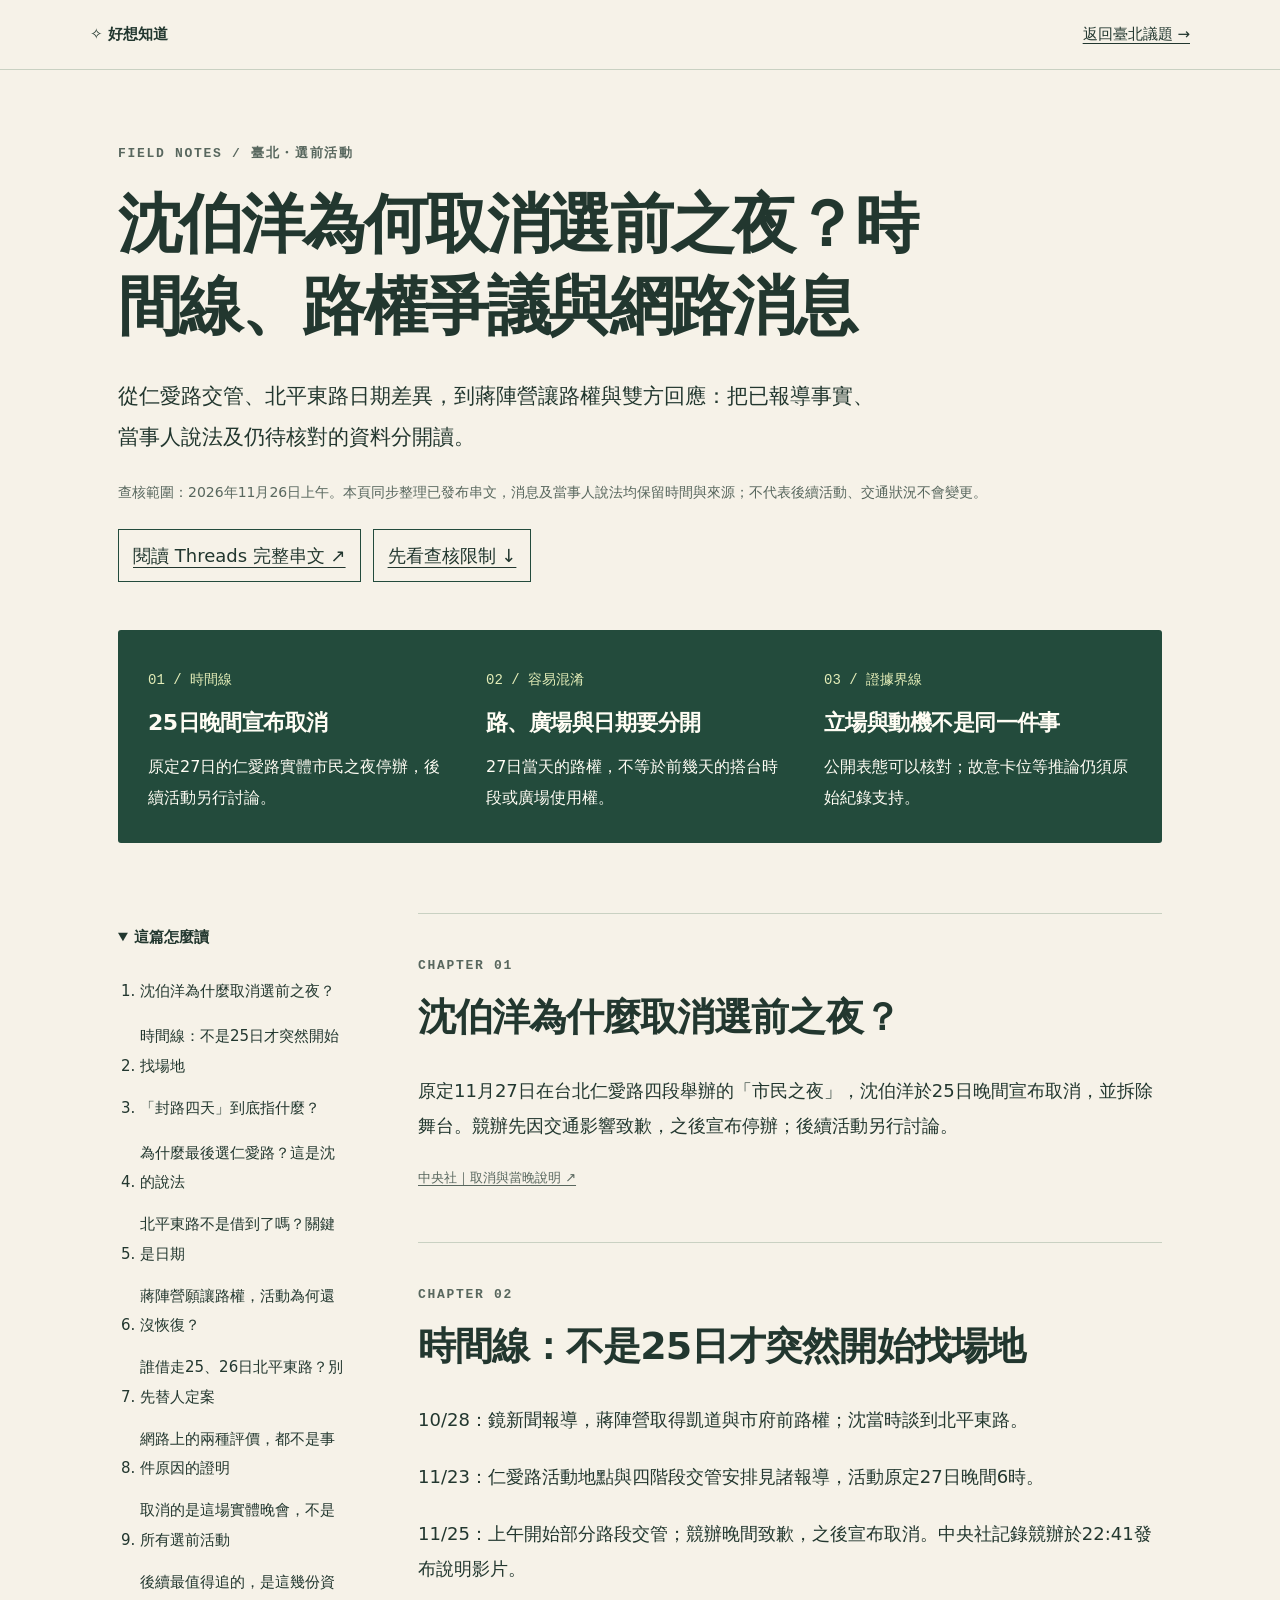
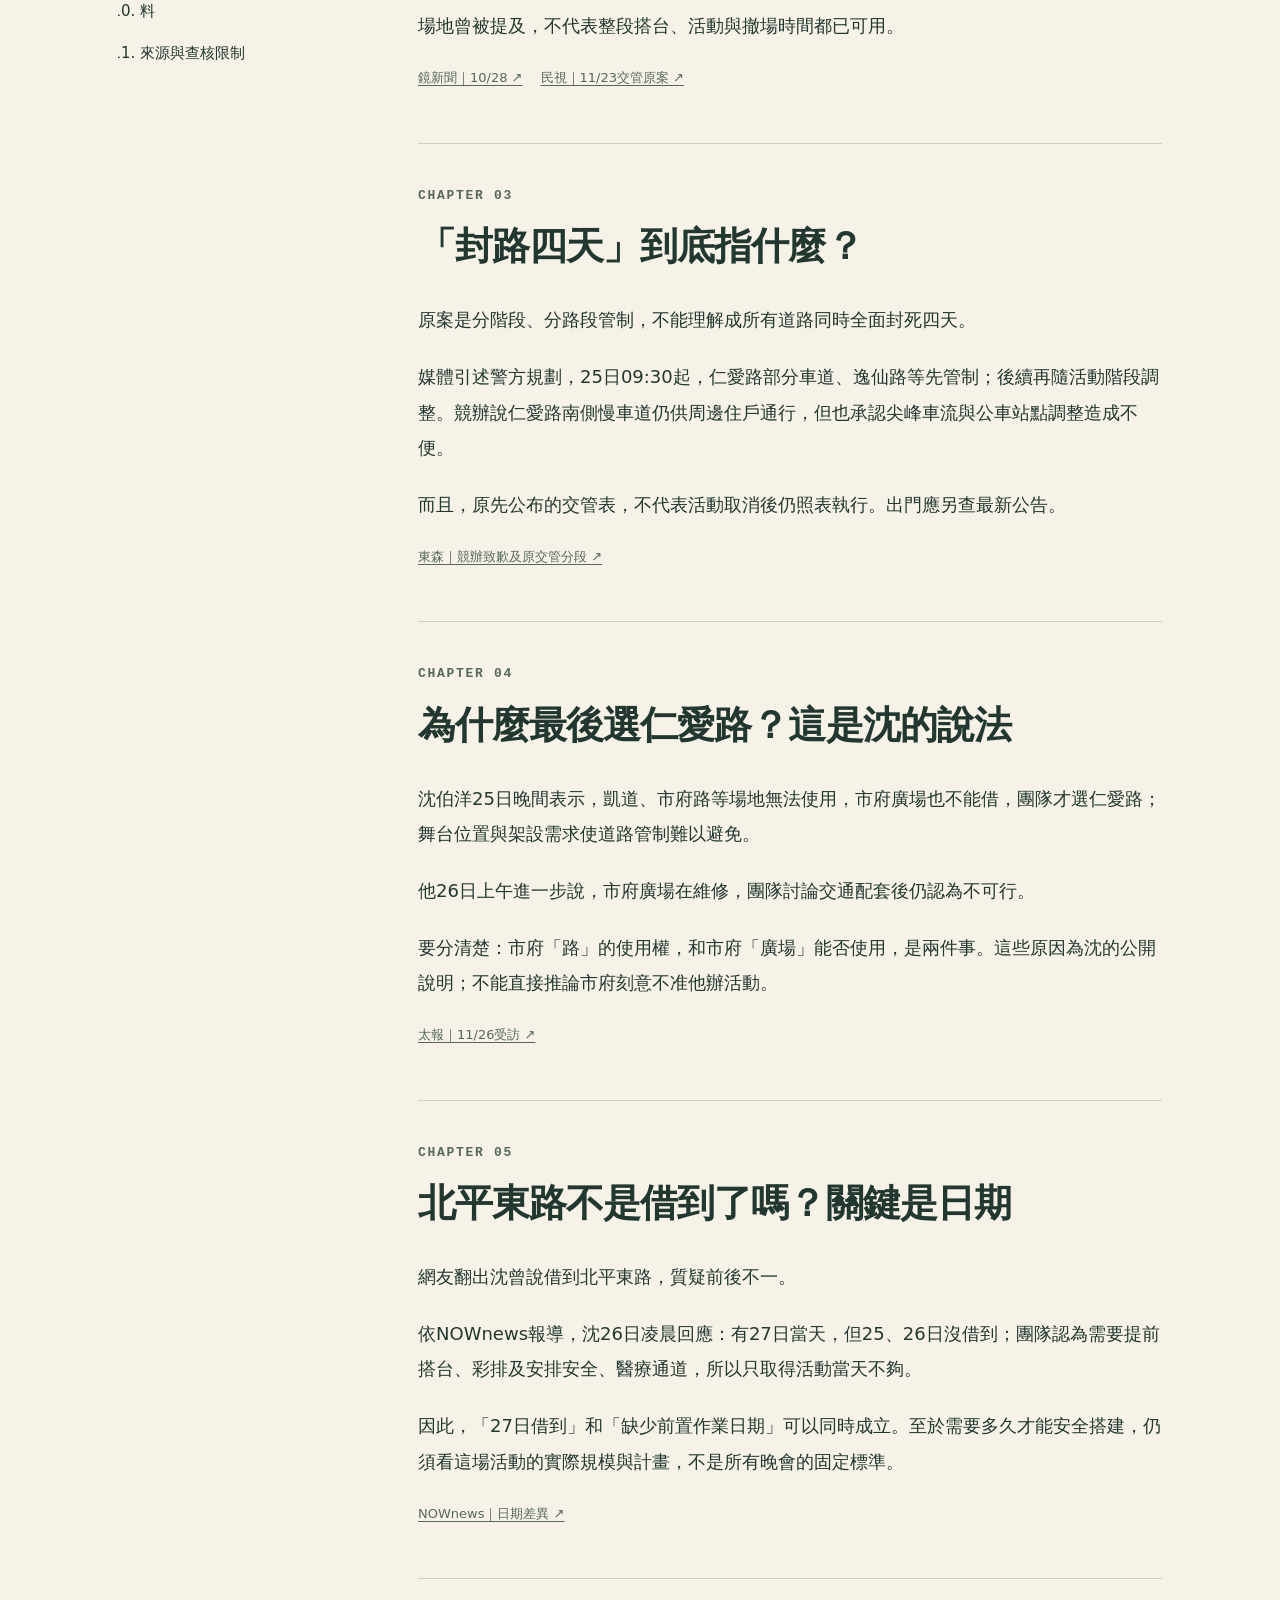
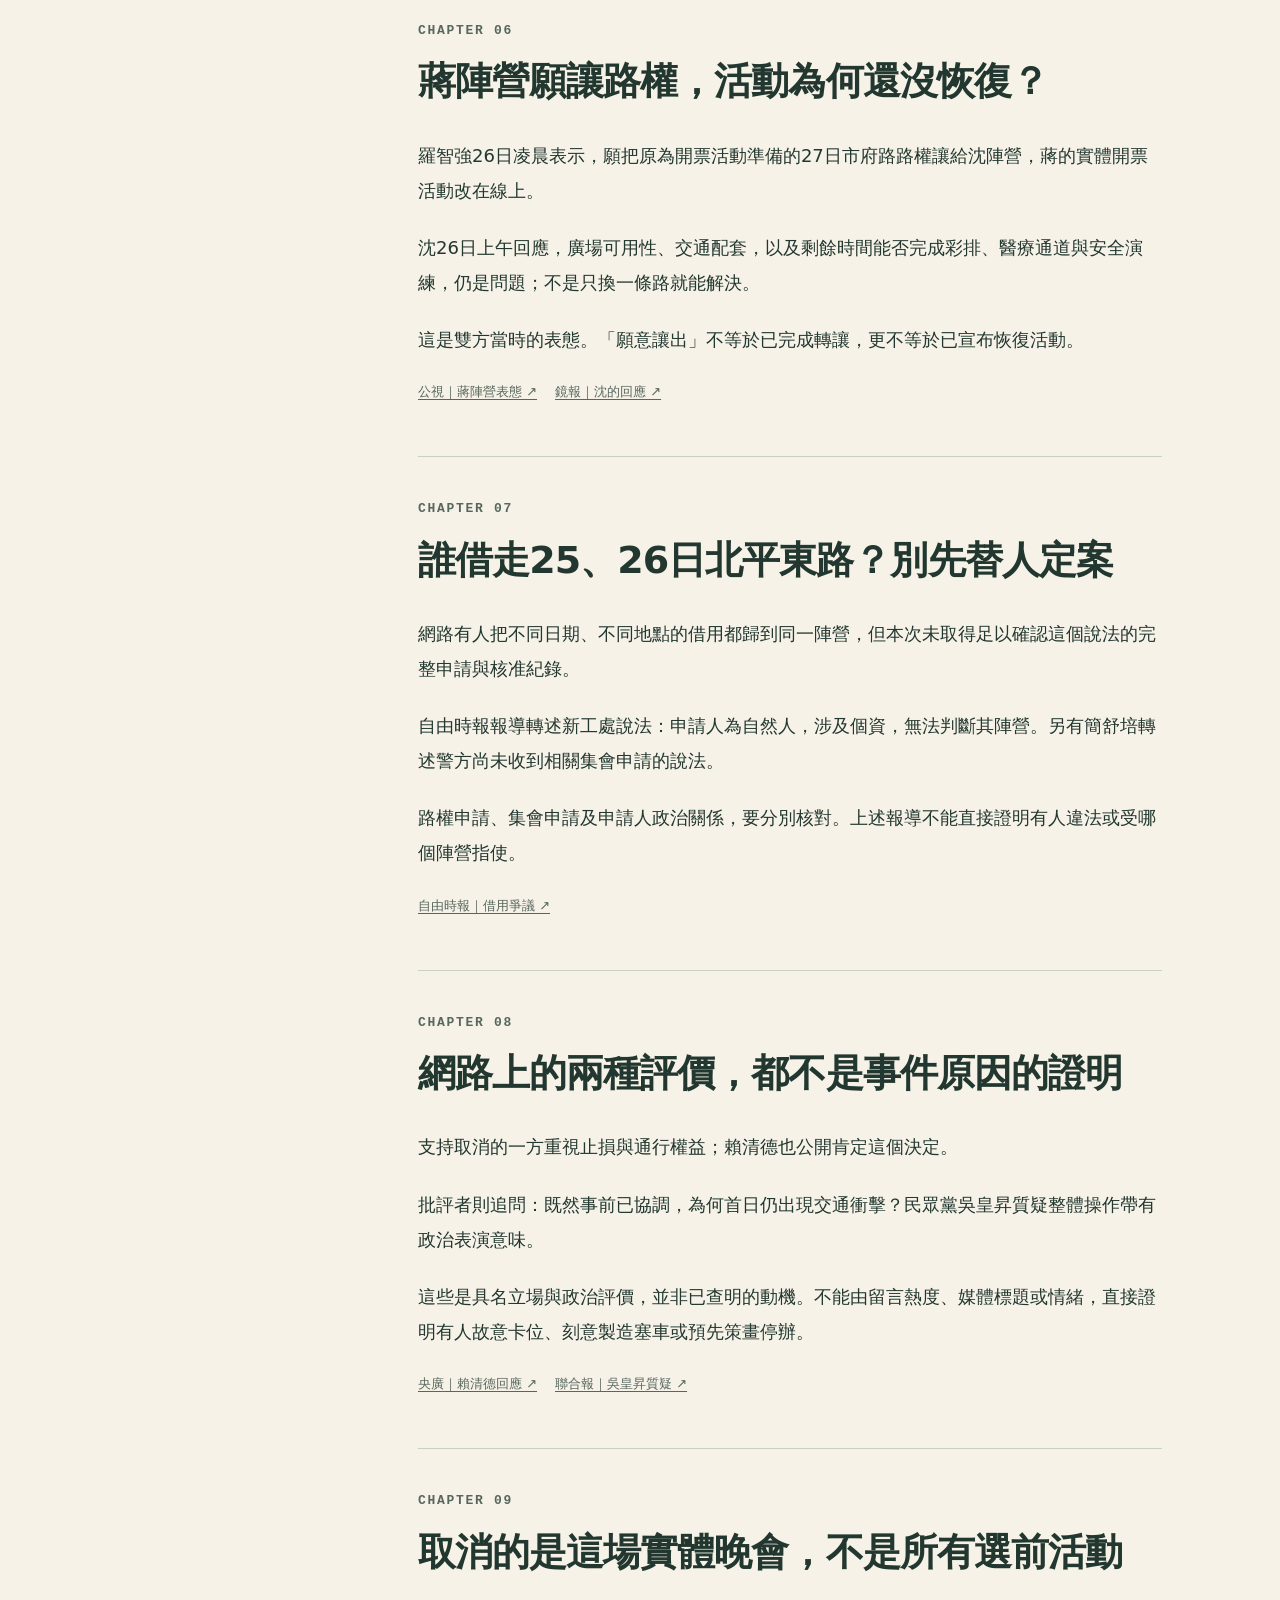
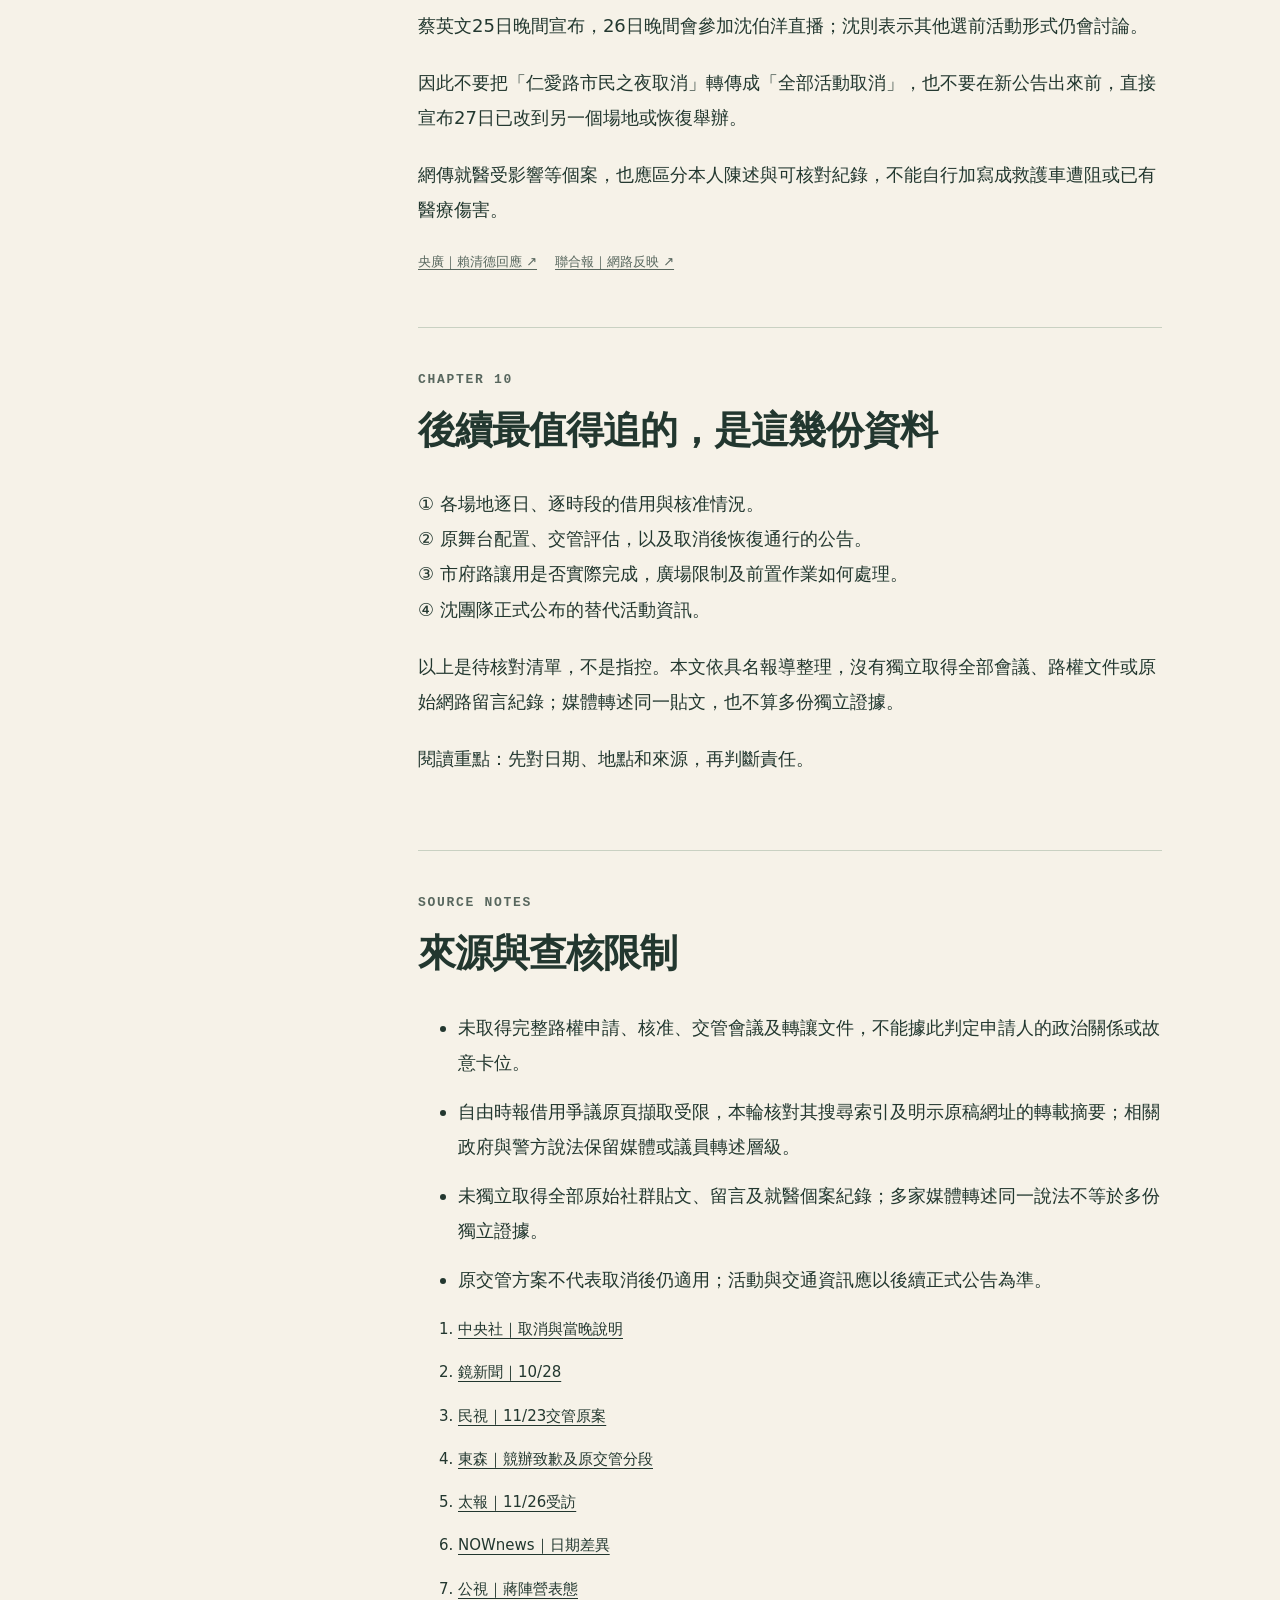
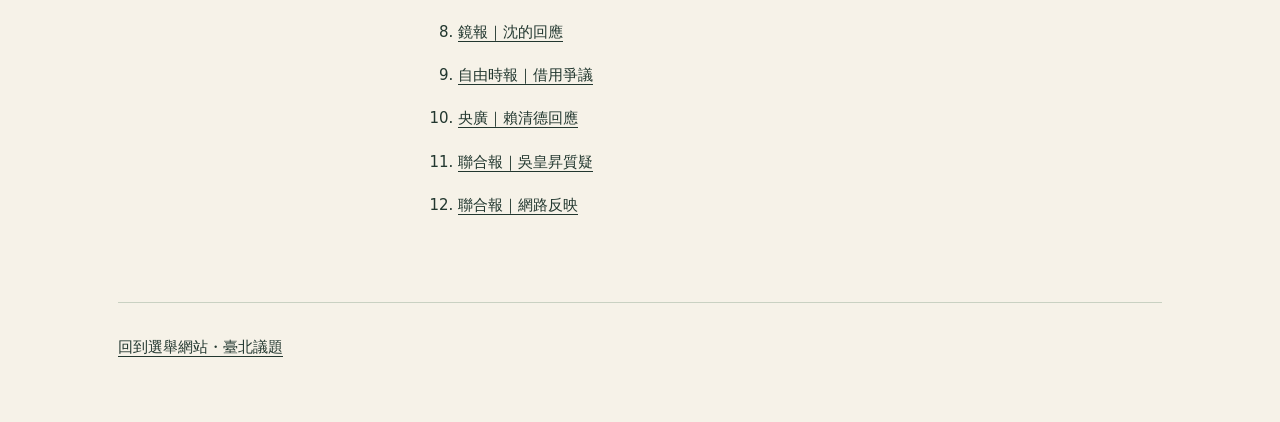
<file: topics/shen-citizens-night/index.html>
<!doctype html><html lang="zh-Hant"><head><meta charset="utf-8"><meta name="viewport" content="width=device-width,initial-scale=1"><title>沈伯洋為何取消選前之夜？時間線、路權爭議與網路消息｜好想知道</title><meta name="description" content="從仁愛路交管、北平東路日期差異，到蔣陣營讓路權與雙方回應：把已報導事實、當事人說法及仍待核對的資料分開讀。"><link rel="canonical" href="https://tooooodayistheday-maker.github.io/taiwan-election-guide-site/topics/shen-citizens-night/"><meta property="og:title" content="沈伯洋為何取消選前之夜？時間線、路權爭議與網路消息"><meta property="og:type" content="article"><meta property="og:url" content="https://tooooodayistheday-maker.github.io/taiwan-election-guide-site/topics/shen-citizens-night/"><link rel="stylesheet" href="style.css"><script src="../../analytics.js?v=20261017-events" defer></script></head><body><a class="skip" href="#article">跳到文章正文</a><header><a class="brand" href="../../">✧ 好想知道</a><a href="../../?county=臺北市#hot-topics">返回臺北議題 →</a></header><main class="wrap"><div class="hero"><p class="kicker">FIELD NOTES / 臺北・選前活動</p><h1>沈伯洋為何取消選前之夜？時間線、路權爭議與網路消息</h1><p class="lead">從仁愛路交管、北平東路日期差異，到蔣陣營讓路權與雙方回應：把已報導事實、當事人說法及仍待核對的資料分開讀。</p><p class="meta">查核範圍：2026年11月26日上午。本頁同步整理已發布串文，消息及當事人說法均保留時間與來源；不代表後續活動、交通狀況不會變更。</p><div class="reading-links"><a href="https://www.threads.com/@tooooodayistheday/post/DgMGFZHE-EK" target="_blank" rel="noopener noreferrer">閱讀 Threads 完整串文 ↗</a><a href="#sources">先看查核限制 ↓</a></div></div><div class="summary"><div><span>01 / 時間線</span><h2>25日晚間宣布取消</h2><p>原定27日的仁愛路實體市民之夜停辦，後續活動另行討論。</p></div><div><span>02 / 容易混淆</span><h2>路、廣場與日期要分開</h2><p>27日當天的路權，不等於前幾天的搭台時段或廣場使用權。</p></div><div><span>03 / 證據界線</span><h2>立場與動機不是同一件事</h2><p>公開表態可以核對；故意卡位等推論仍須原始紀錄支持。</p></div></div><div class="layout"><aside class="contents"><details open><summary>這篇怎麼讀</summary><ol><li><a href="#chapter-1">沈伯洋為什麼取消選前之夜？</a></li><li><a href="#chapter-2">時間線：不是25日才突然開始找場地</a></li><li><a href="#chapter-3">「封路四天」到底指什麼？</a></li><li><a href="#chapter-4">為什麼最後選仁愛路？這是沈的說法</a></li><li><a href="#chapter-5">北平東路不是借到了嗎？關鍵是日期</a></li><li><a href="#chapter-6">蔣陣營願讓路權，活動為何還沒恢復？</a></li><li><a href="#chapter-7">誰借走25、26日北平東路？別先替人定案</a></li><li><a href="#chapter-8">網路上的兩種評價，都不是事件原因的證明</a></li><li><a href="#chapter-9">取消的是這場實體晚會，不是所有選前活動</a></li><li><a href="#chapter-10">後續最值得追的，是這幾份資料</a></li><li><a href="#sources">來源與查核限制</a></li></ol></details></aside><article id="article" class="article"><section id="chapter-1" aria-labelledby="h-chapter-1"><p class="kicker">CHAPTER 01</p><h2 id="h-chapter-1">沈伯洋為什麼取消選前之夜？</h2><p>原定11月27日在台北仁愛路四段舉辦的「市民之夜」，沈伯洋於25日晚間宣布取消，並拆除舞台。競辦先因交通影響致歉，之後宣布停辦；後續活動另行討論。</p><div class="citations"><a href="https://www.cna.com.tw/news/aipl/202611250340.aspx" target="_blank" rel="noopener noreferrer">中央社｜取消與當晚說明 ↗</a></div></section><section id="chapter-2" aria-labelledby="h-chapter-2"><p class="kicker">CHAPTER 02</p><h2 id="h-chapter-2">時間線：不是25日才突然開始找場地</h2><p>10/28：鏡新聞報導，蔣陣營取得凱道與市府前路權；沈當時談到北平東路。</p><p>11/23：仁愛路活動地點與四階段交管安排見諸報導，活動原定27日晚間6時。</p><p>11/25：上午開始部分路段交管；競辦晚間致歉，之後宣布取消。中央社記錄競辦於22:41發布說明影片。</p><p>場地曾被提及，不代表整段搭台、活動與撤場時間都已可用。</p><div class="citations"><a href="https://www.youtube.com/watch?v=XoYvLZGCrK4" target="_blank" rel="noopener noreferrer">鏡新聞｜10/28 ↗</a><a href="https://www.ftvnews.com.tw/news/detail/2026B23W0443" target="_blank" rel="noopener noreferrer">民視｜11/23交管原案 ↗</a></div></section><section id="chapter-3" aria-labelledby="h-chapter-3"><p class="kicker">CHAPTER 03</p><h2 id="h-chapter-3">「封路四天」到底指什麼？</h2><p>原案是分階段、分路段管制，不能理解成所有道路同時全面封死四天。</p><p>媒體引述警方規劃，25日09:30起，仁愛路部分車道、逸仙路等先管制；後續再隨活動階段調整。競辦說仁愛路南側慢車道仍供周邊住戶通行，但也承認尖峰車流與公車站點調整造成不便。</p><p>而且，原先公布的交管表，不代表活動取消後仍照表執行。出門應另查最新公告。</p><div class="citations"><a href="https://www.ettvamerica.com/News/Article?i=414533" target="_blank" rel="noopener noreferrer">東森｜競辦致歉及原交管分段 ↗</a></div></section><section id="chapter-4" aria-labelledby="h-chapter-4"><p class="kicker">CHAPTER 04</p><h2 id="h-chapter-4">為什麼最後選仁愛路？這是沈的說法</h2><p>沈伯洋25日晚間表示，凱道、市府路等場地無法使用，市府廣場也不能借，團隊才選仁愛路；舞台位置與架設需求使道路管制難以避免。</p><p>他26日上午進一步說，市府廣場在維修，團隊討論交通配套後仍認為不可行。</p><p>要分清楚：市府「路」的使用權，和市府「廣場」能否使用，是兩件事。這些原因為沈的公開說明；不能直接推論市府刻意不准他辦活動。</p><div class="citations"><a href="https://www.taisounds.com/news/content/71/311920" target="_blank" rel="noopener noreferrer">太報｜11/26受訪 ↗</a></div></section><section id="chapter-5" aria-labelledby="h-chapter-5"><p class="kicker">CHAPTER 05</p><h2 id="h-chapter-5">北平東路不是借到了嗎？關鍵是日期</h2><p>網友翻出沈曾說借到北平東路，質疑前後不一。</p><p>依NOWnews報導，沈26日凌晨回應：有27日當天，但25、26日沒借到；團隊認為需要提前搭台、彩排及安排安全、醫療通道，所以只取得活動當天不夠。</p><p>因此，「27日借到」和「缺少前置作業日期」可以同時成立。至於需要多久才能安全搭建，仍須看這場活動的實際規模與計畫，不是所有晚會的固定標準。</p><div class="citations"><a href="https://www.nownews.com/news/6895598" target="_blank" rel="noopener noreferrer">NOWnews｜日期差異 ↗</a></div></section><section id="chapter-6" aria-labelledby="h-chapter-6"><p class="kicker">CHAPTER 06</p><h2 id="h-chapter-6">蔣陣營願讓路權，活動為何還沒恢復？</h2><p>羅智強26日凌晨表示，願把原為開票活動準備的27日市府路路權讓給沈陣營，蔣的實體開票活動改在線上。</p><p>沈26日上午回應，廣場可用性、交通配套，以及剩餘時間能否完成彩排、醫療通道與安全演練，仍是問題；不是只換一條路就能解決。</p><p>這是雙方當時的表態。「願意讓出」不等於已完成轉讓，更不等於已宣布恢復活動。</p><div class="citations"><a href="https://news.pts.org.tw/article/837439" target="_blank" rel="noopener noreferrer">公視｜蔣陣營表態 ↗</a><a href="https://www.mirrordaily.news/story/100244" target="_blank" rel="noopener noreferrer">鏡報｜沈的回應 ↗</a></div></section><section id="chapter-7" aria-labelledby="h-chapter-7"><p class="kicker">CHAPTER 07</p><h2 id="h-chapter-7">誰借走25、26日北平東路？別先替人定案</h2><p>網路有人把不同日期、不同地點的借用都歸到同一陣營，但本次未取得足以確認這個說法的完整申請與核准紀錄。</p><p>自由時報報導轉述新工處說法：申請人為自然人，涉及個資，無法判斷其陣營。另有簡舒培轉述警方尚未收到相關集會申請的說法。</p><p>路權申請、集會申請及申請人政治關係，要分別核對。上述報導不能直接證明有人違法或受哪個陣營指使。</p><div class="citations"><a href="https://news.ltn.com.tw/news/politics/breakingnews/5653695" target="_blank" rel="noopener noreferrer">自由時報｜借用爭議 ↗</a></div></section><section id="chapter-8" aria-labelledby="h-chapter-8"><p class="kicker">CHAPTER 08</p><h2 id="h-chapter-8">網路上的兩種評價，都不是事件原因的證明</h2><p>支持取消的一方重視止損與通行權益；賴清德也公開肯定這個決定。</p><p>批評者則追問：既然事前已協調，為何首日仍出現交通衝擊？民眾黨吳皇昇質疑整體操作帶有政治表演意味。</p><p>這些是具名立場與政治評價，並非已查明的動機。不能由留言熱度、媒體標題或情緒，直接證明有人故意卡位、刻意製造塞車或預先策畫停辦。</p><div class="citations"><a href="https://election2026.rti.org.tw/news/1053746.html" target="_blank" rel="noopener noreferrer">央廣｜賴清德回應 ↗</a><a href="https://udn.com/vote2026/story/125078/9902779" target="_blank" rel="noopener noreferrer">聯合報｜吳皇昇質疑 ↗</a></div></section><section id="chapter-9" aria-labelledby="h-chapter-9"><p class="kicker">CHAPTER 09</p><h2 id="h-chapter-9">取消的是這場實體晚會，不是所有選前活動</h2><p>蔡英文25日晚間宣布，26日晚間會參加沈伯洋直播；沈則表示其他選前活動形式仍會討論。</p><p>因此不要把「仁愛路市民之夜取消」轉傳成「全部活動取消」，也不要在新公告出來前，直接宣布27日已改到另一個場地或恢復舉辦。</p><p>網傳就醫受影響等個案，也應區分本人陳述與可核對紀錄，不能自行加寫成救護車遭阻或已有醫療傷害。</p><div class="citations"><a href="https://election2026.rti.org.tw/news/1053746.html" target="_blank" rel="noopener noreferrer">央廣｜賴清德回應 ↗</a><a href="https://udn.com/news/story/125078/9902379" target="_blank" rel="noopener noreferrer">聯合報｜網路反映 ↗</a></div></section><section id="chapter-10" aria-labelledby="h-chapter-10"><p class="kicker">CHAPTER 10</p><h2 id="h-chapter-10">後續最值得追的，是這幾份資料</h2><p>① 各場地逐日、逐時段的借用與核准情況。
② 原舞台配置、交管評估，以及取消後恢復通行的公告。
③ 市府路讓用是否實際完成，廣場限制及前置作業如何處理。
④ 沈團隊正式公布的替代活動資訊。</p><p>以上是待核對清單，不是指控。本文依具名報導整理，沒有獨立取得全部會議、路權文件或原始網路留言紀錄；媒體轉述同一貼文，也不算多份獨立證據。</p><p>閱讀重點：先對日期、地點和來源，再判斷責任。</p><div class="citations"></div></section><section id="sources"><p class="kicker">SOURCE NOTES</p><h2>來源與查核限制</h2><ul><li>未取得完整路權申請、核准、交管會議及轉讓文件，不能據此判定申請人的政治關係或故意卡位。</li><li>自由時報借用爭議原頁擷取受限，本輪核對其搜尋索引及明示原稿網址的轉載摘要；相關政府與警方說法保留媒體或議員轉述層級。</li><li>未獨立取得全部原始社群貼文、留言及就醫個案紀錄；多家媒體轉述同一說法不等於多份獨立證據。</li><li>原交管方案不代表取消後仍適用；活動與交通資訊應以後續正式公告為準。</li></ul><ol class="sources"><li><a href="https://www.cna.com.tw/news/aipl/202611250340.aspx" target="_blank" rel="noopener noreferrer">中央社｜取消與當晚說明</a></li><li><a href="https://www.youtube.com/watch?v=XoYvLZGCrK4" target="_blank" rel="noopener noreferrer">鏡新聞｜10/28</a></li><li><a href="https://www.ftvnews.com.tw/news/detail/2026B23W0443" target="_blank" rel="noopener noreferrer">民視｜11/23交管原案</a></li><li><a href="https://www.ettvamerica.com/News/Article?i=414533" target="_blank" rel="noopener noreferrer">東森｜競辦致歉及原交管分段</a></li><li><a href="https://www.taisounds.com/news/content/71/311920" target="_blank" rel="noopener noreferrer">太報｜11/26受訪</a></li><li><a href="https://www.nownews.com/news/6895598" target="_blank" rel="noopener noreferrer">NOWnews｜日期差異</a></li><li><a href="https://news.pts.org.tw/article/837439" target="_blank" rel="noopener noreferrer">公視｜蔣陣營表態</a></li><li><a href="https://www.mirrordaily.news/story/100244" target="_blank" rel="noopener noreferrer">鏡報｜沈的回應</a></li><li><a href="https://news.ltn.com.tw/news/politics/breakingnews/5653695" target="_blank" rel="noopener noreferrer">自由時報｜借用爭議</a></li><li><a href="https://election2026.rti.org.tw/news/1053746.html" target="_blank" rel="noopener noreferrer">央廣｜賴清德回應</a></li><li><a href="https://udn.com/vote2026/story/125078/9902779" target="_blank" rel="noopener noreferrer">聯合報｜吳皇昇質疑</a></li><li><a href="https://udn.com/news/story/125078/9902379" target="_blank" rel="noopener noreferrer">聯合報｜網路反映</a></li></ol></section></article></div><footer class="footer"><a href="../../?county=臺北市#hot-topics">回到選舉網站・臺北議題</a></footer></main></body></html>
</file>
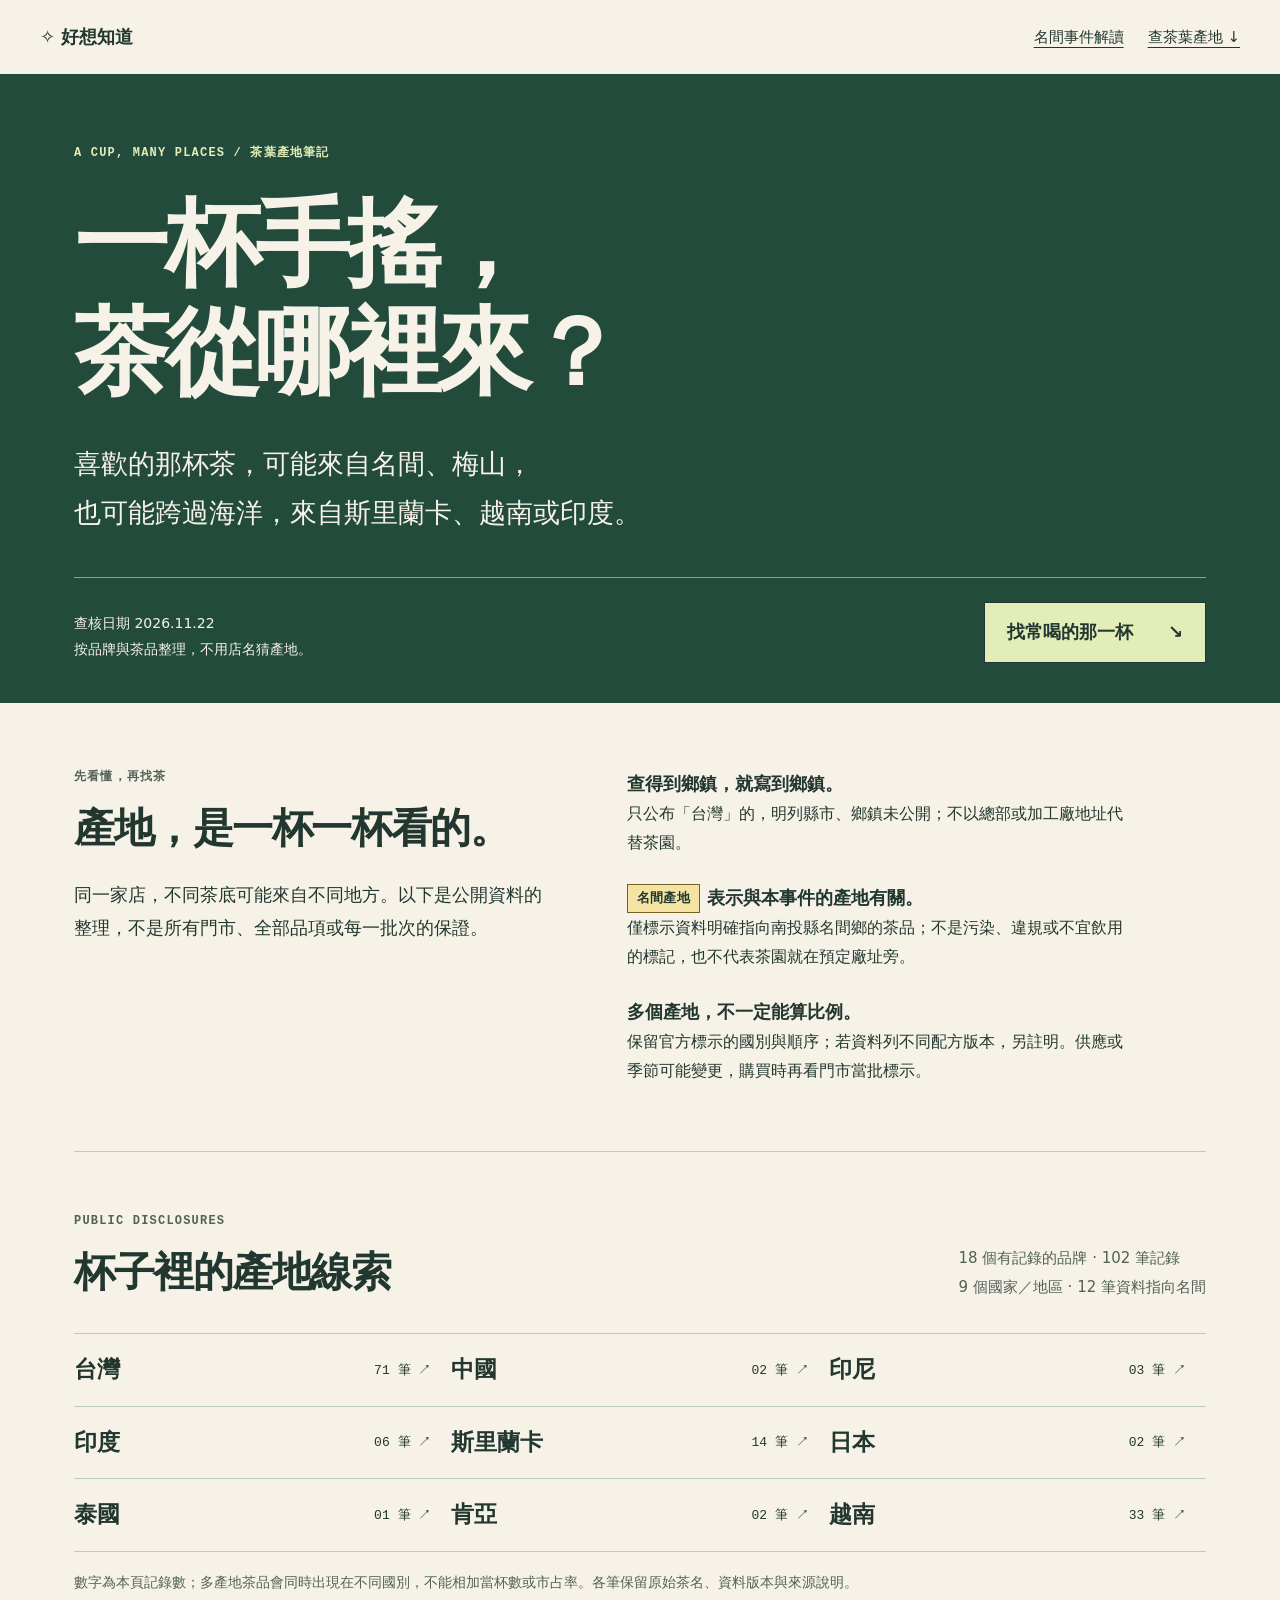
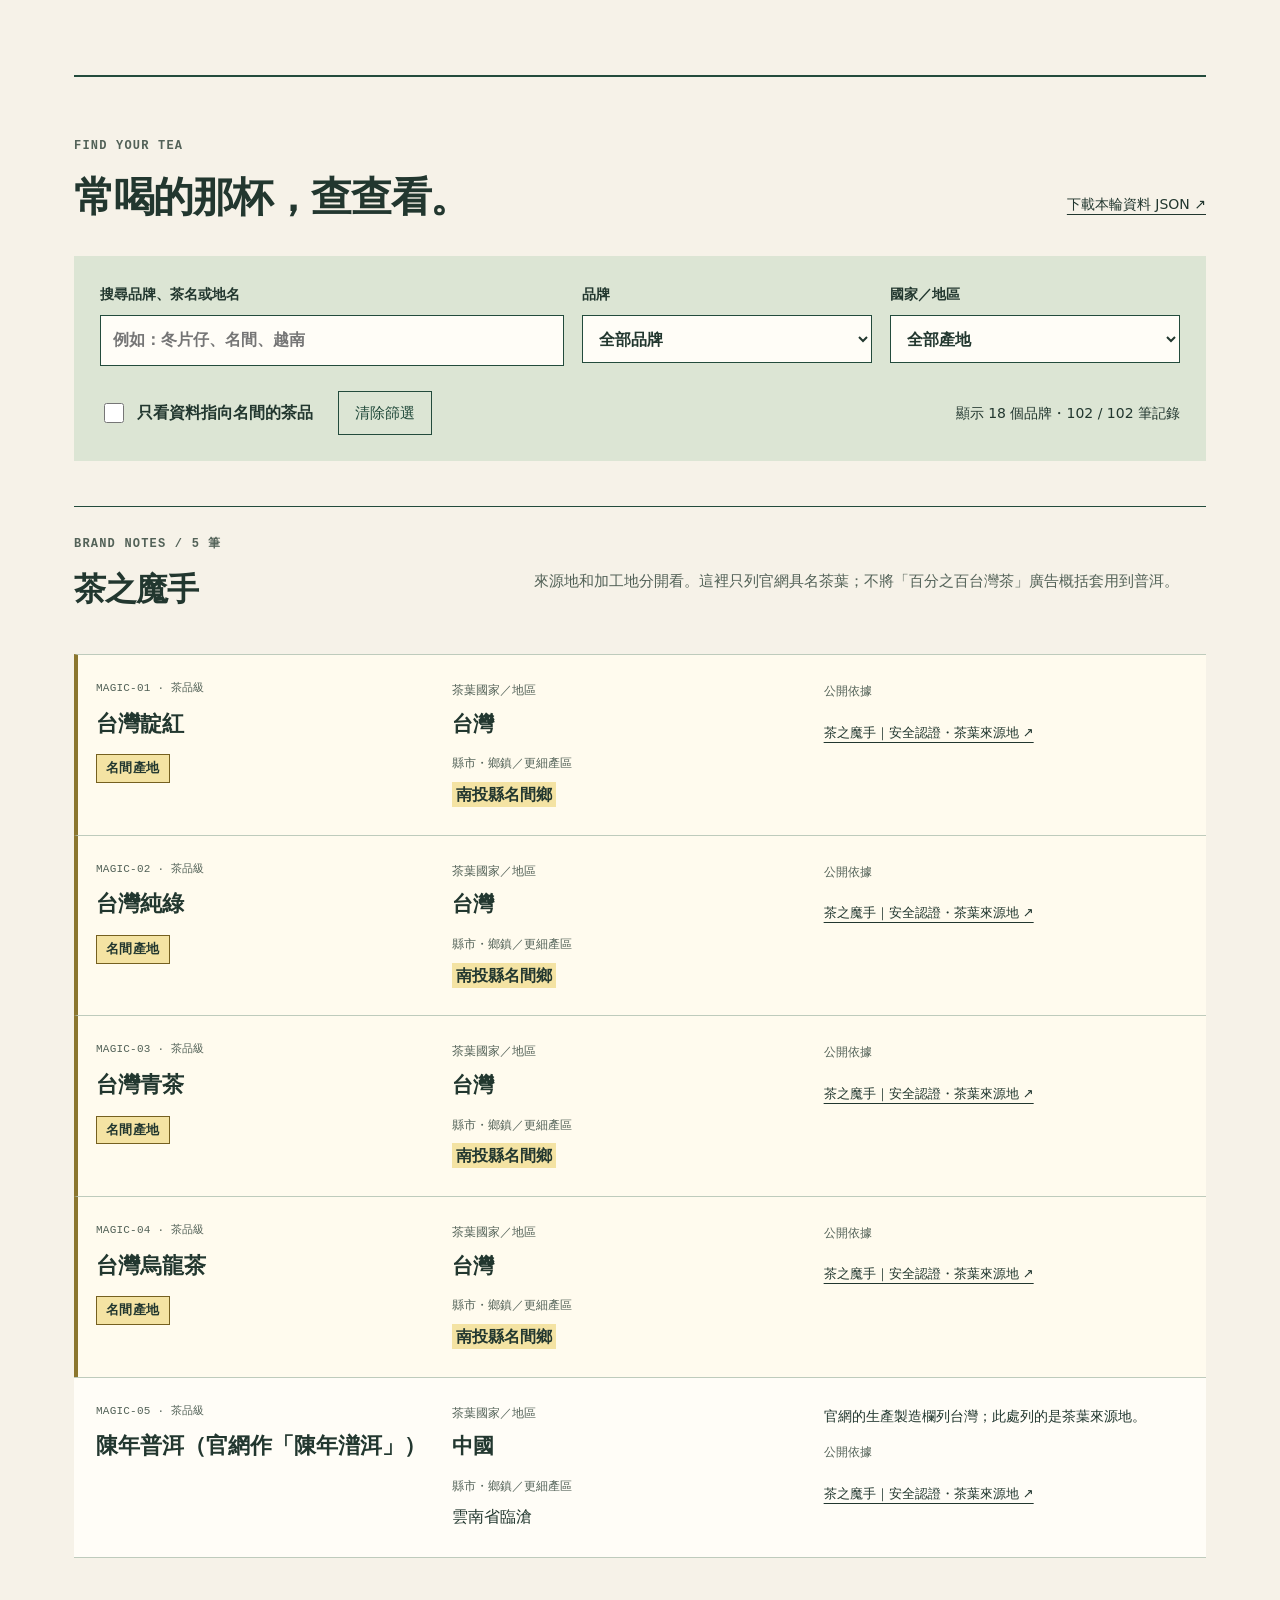
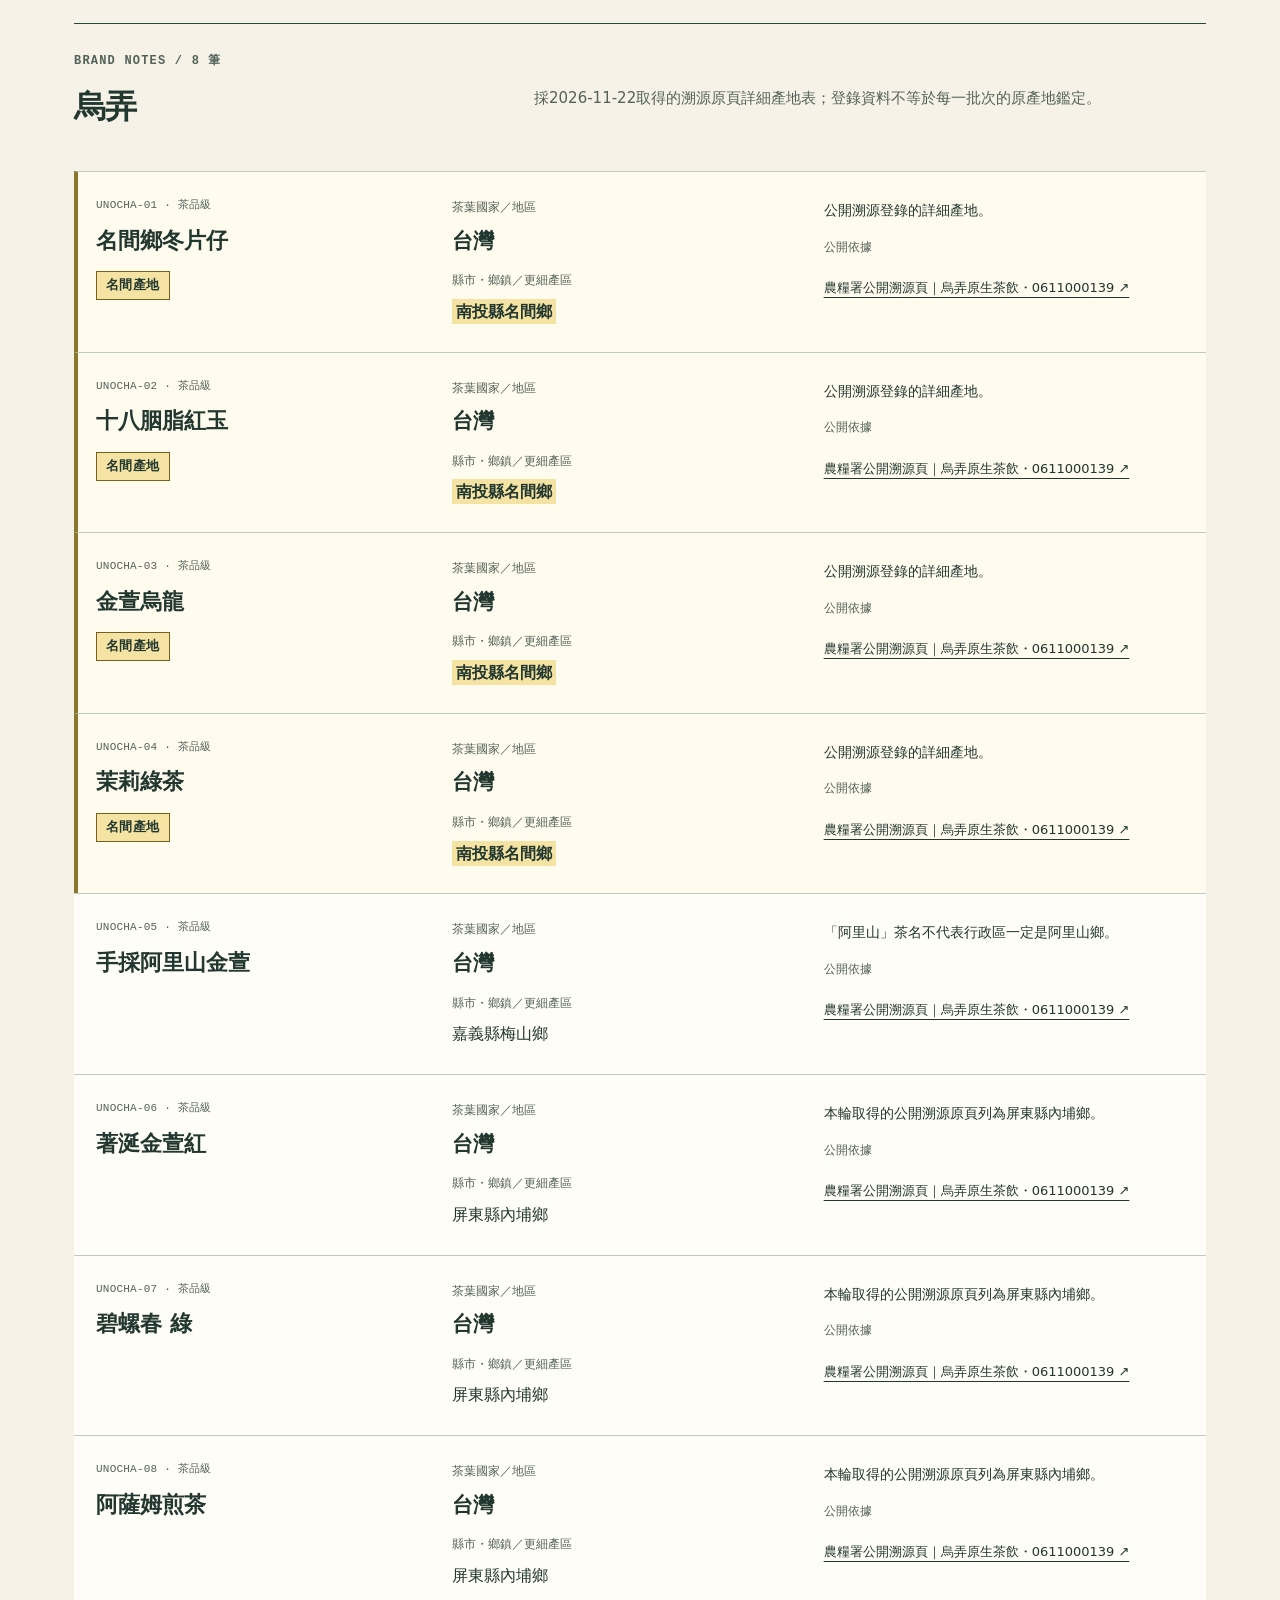
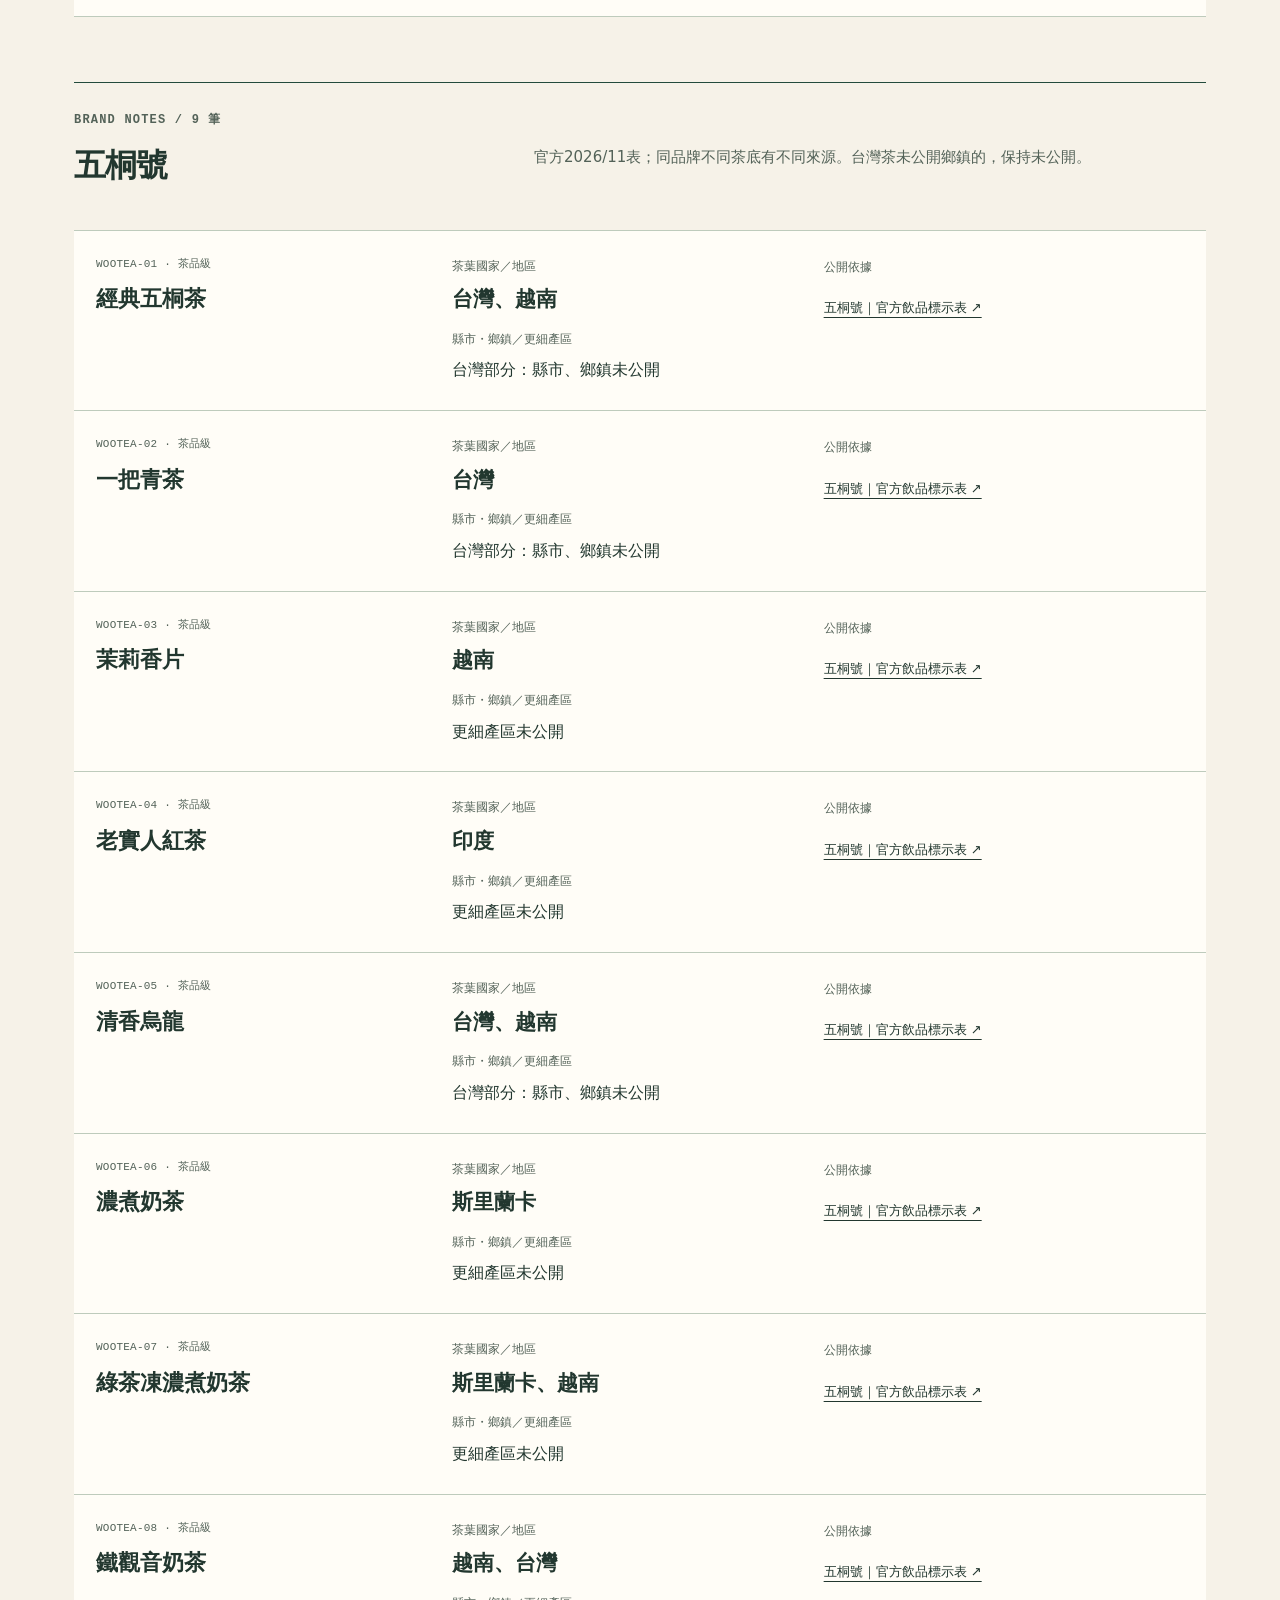
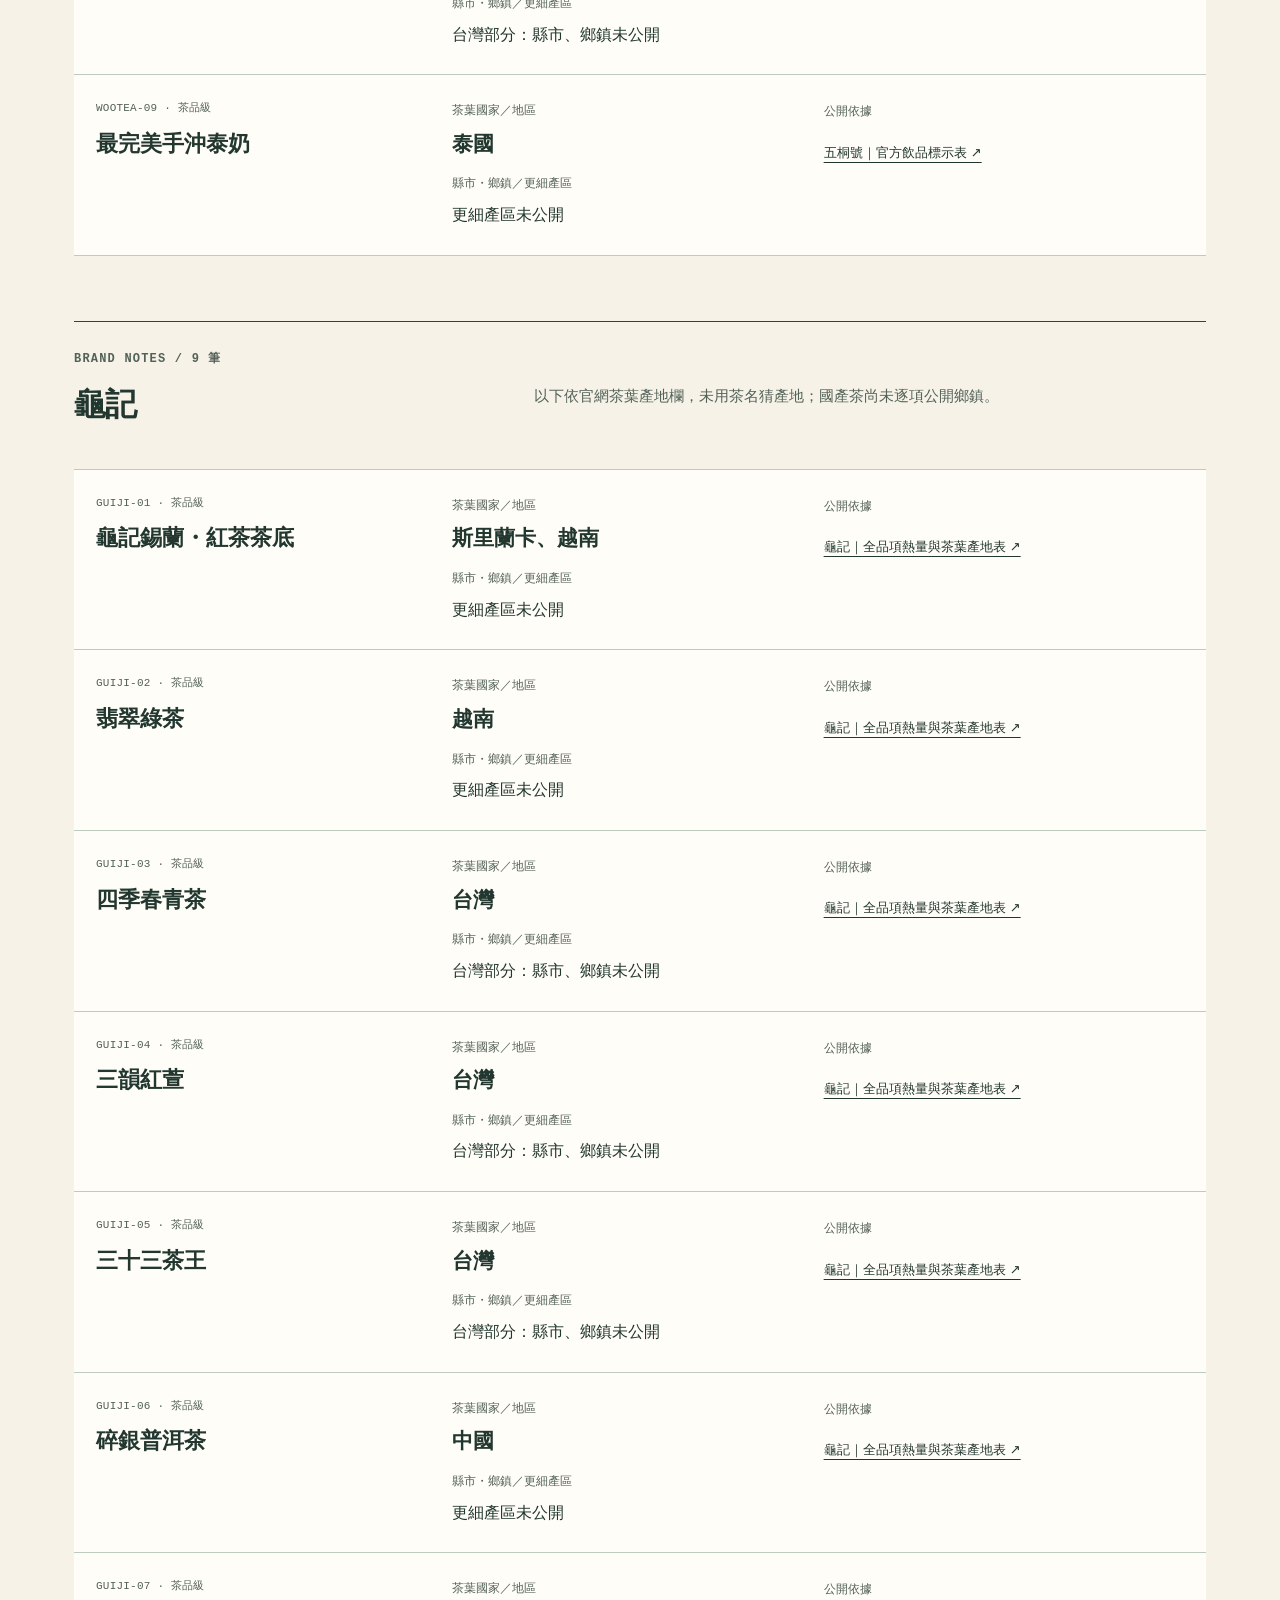
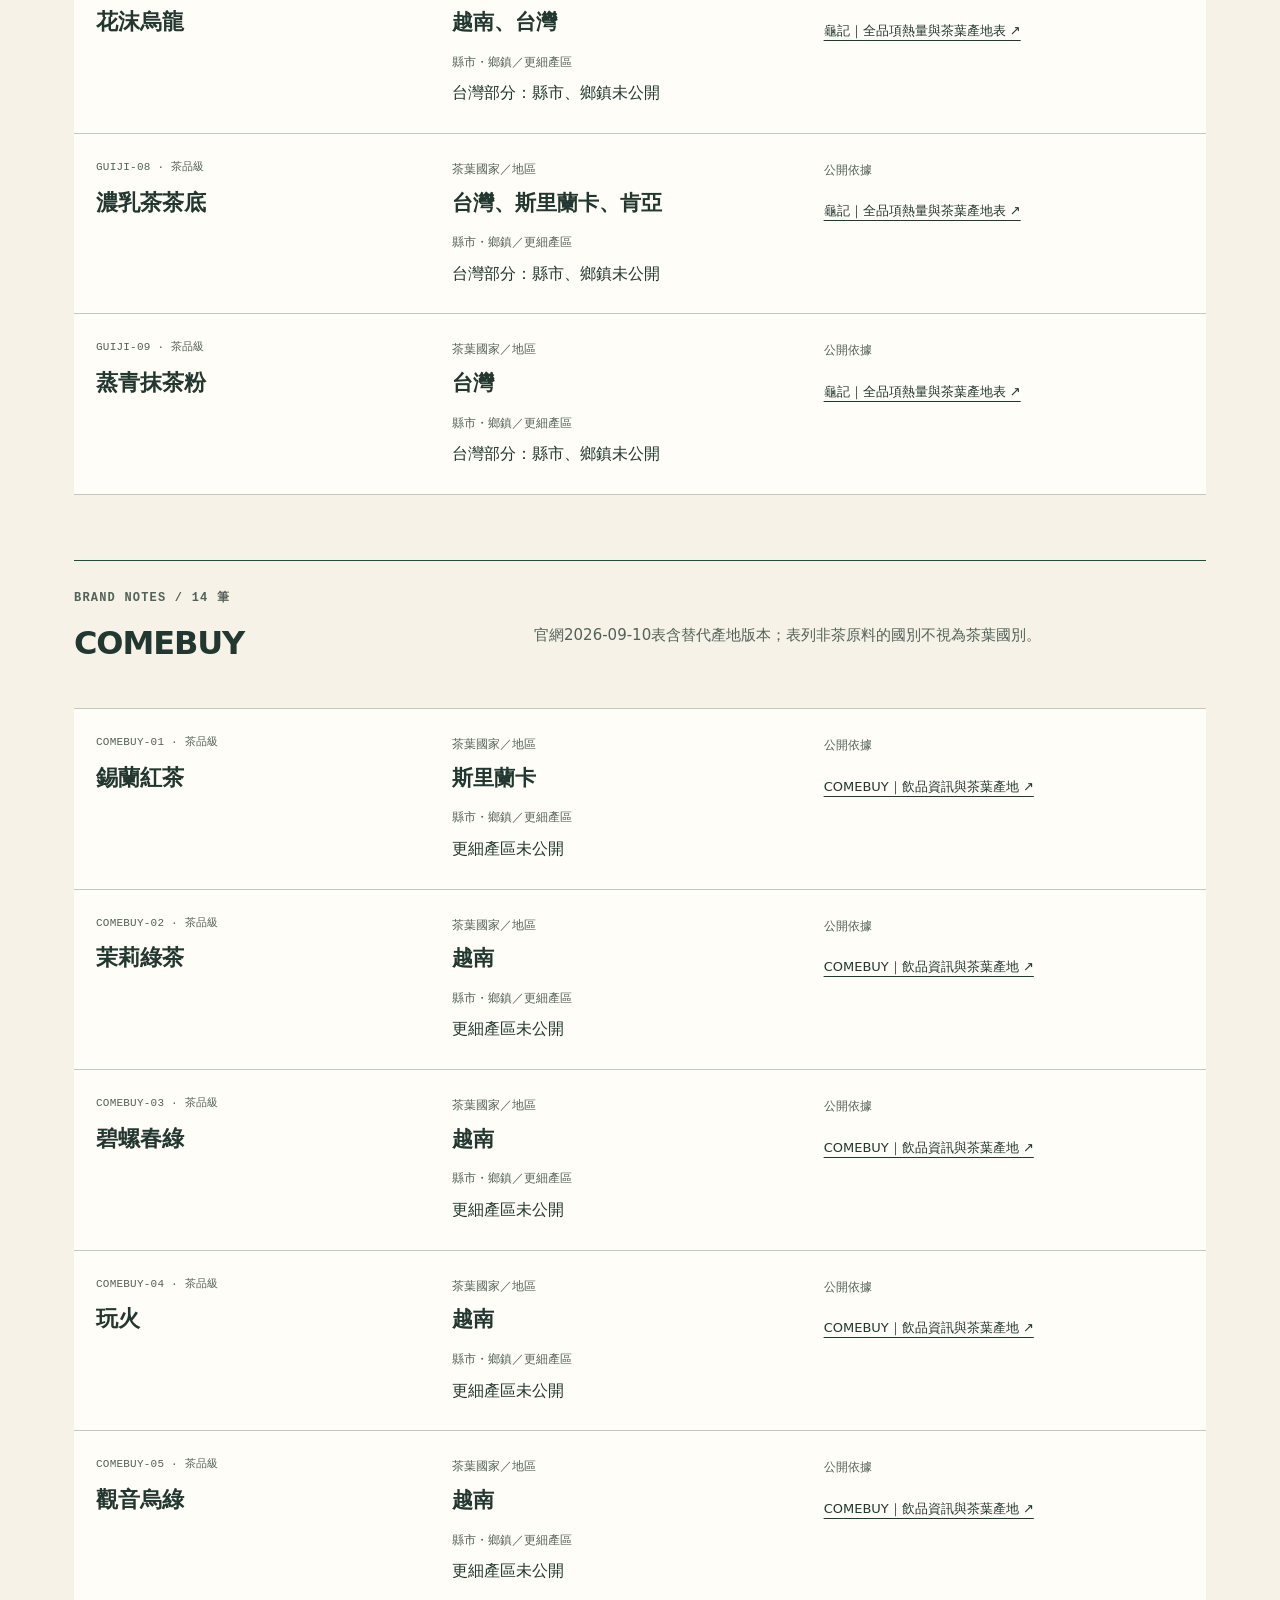
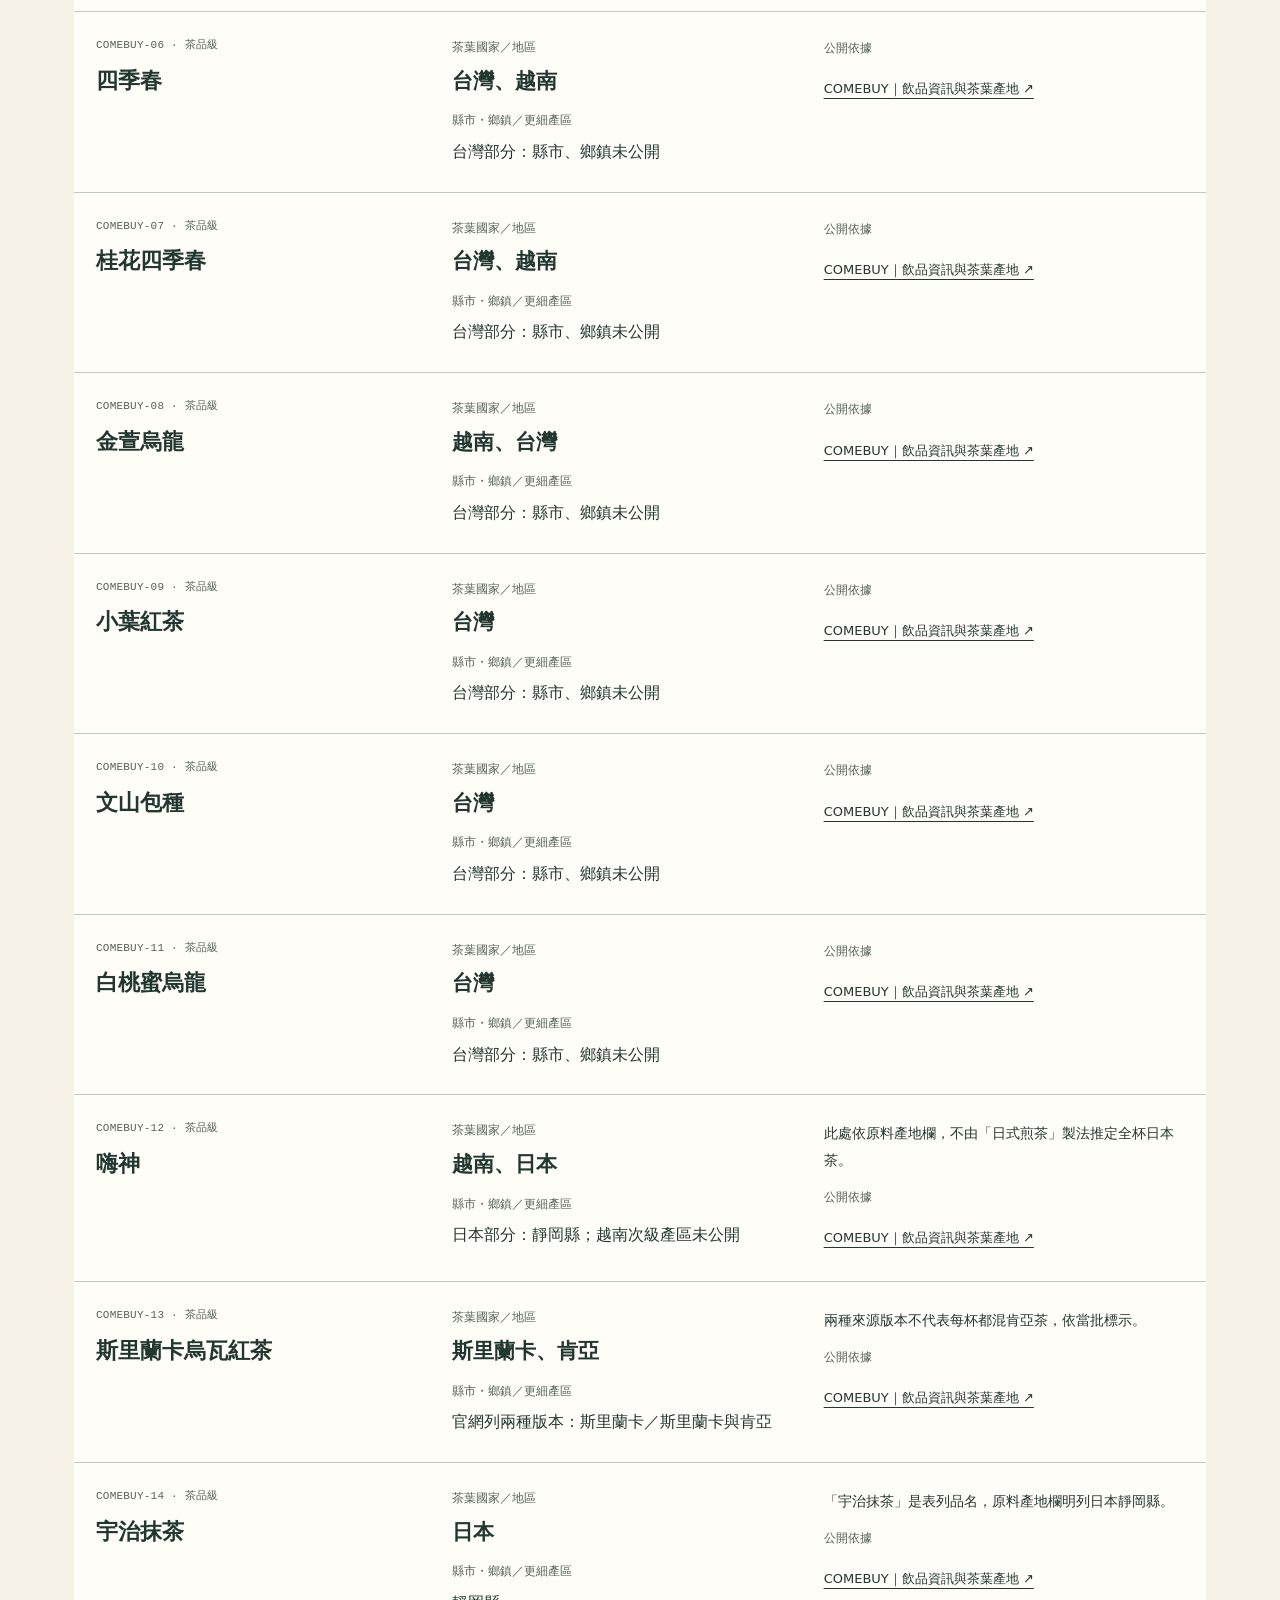
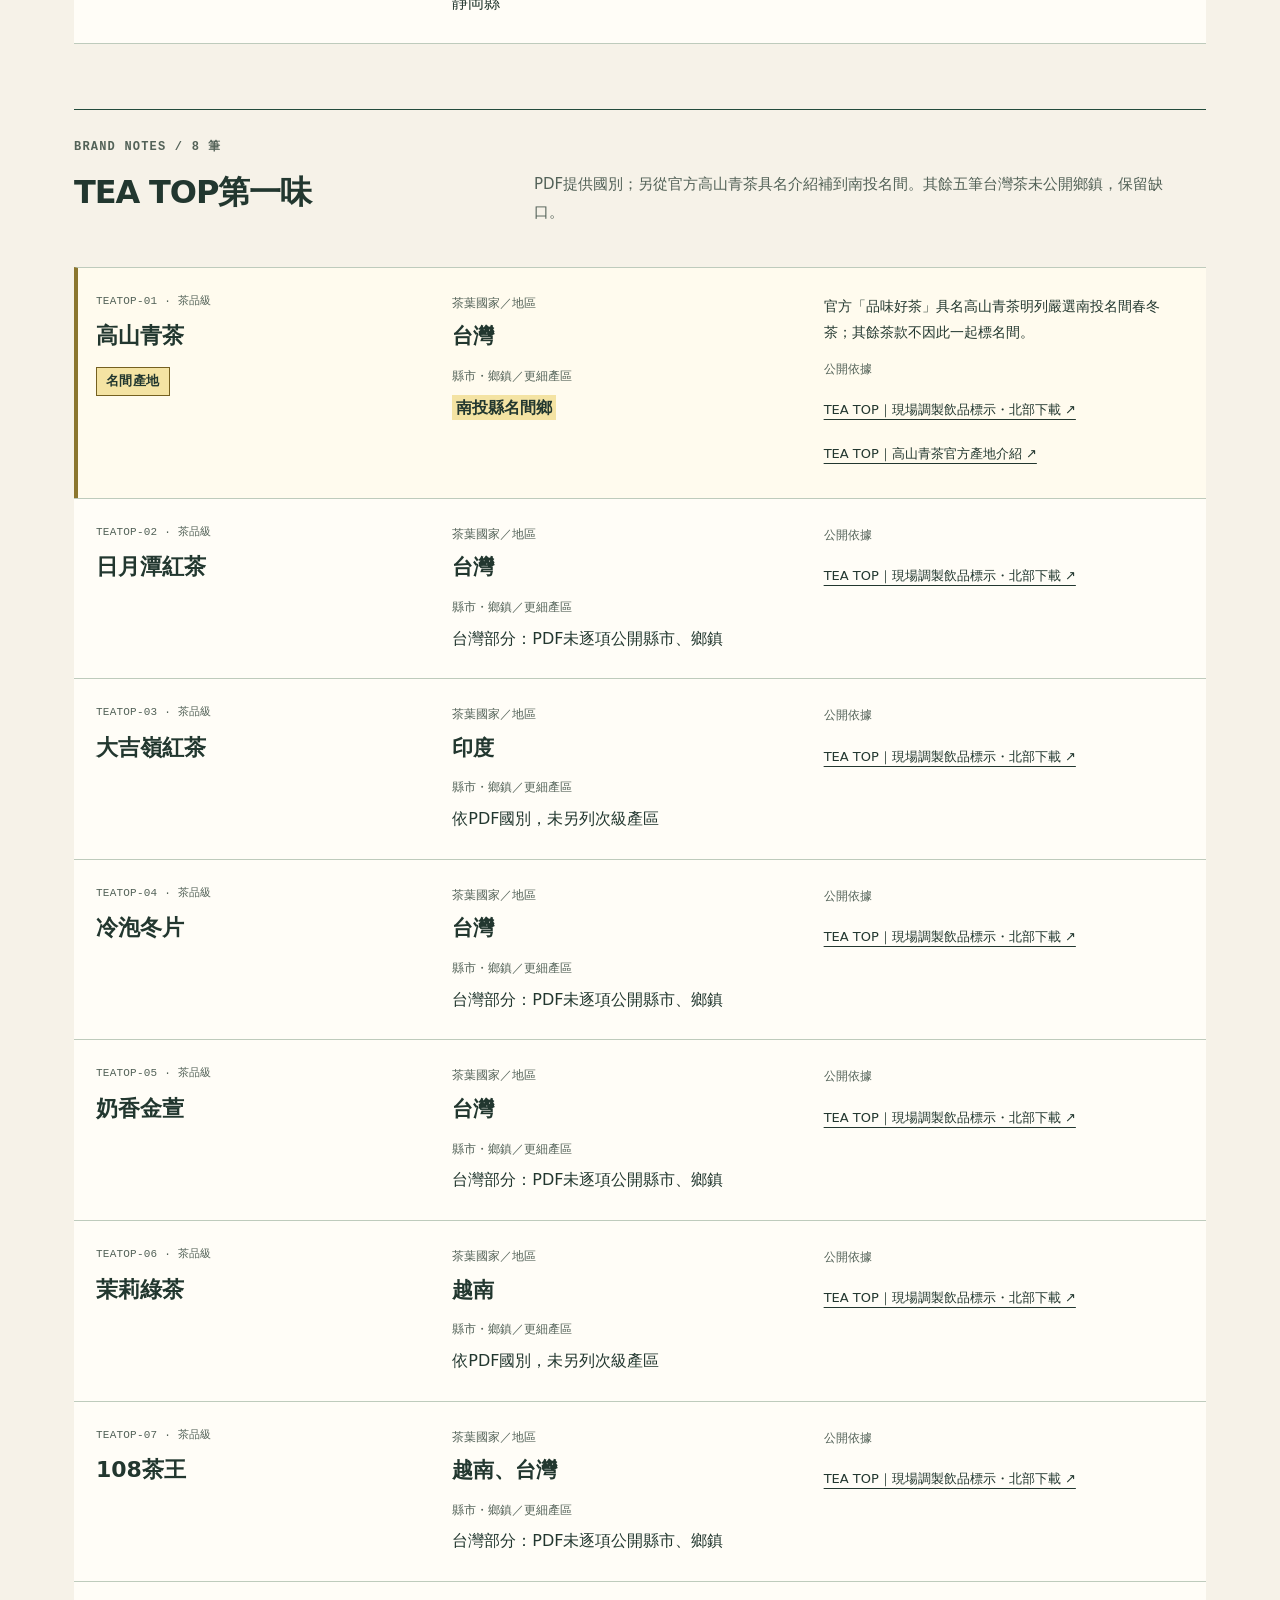
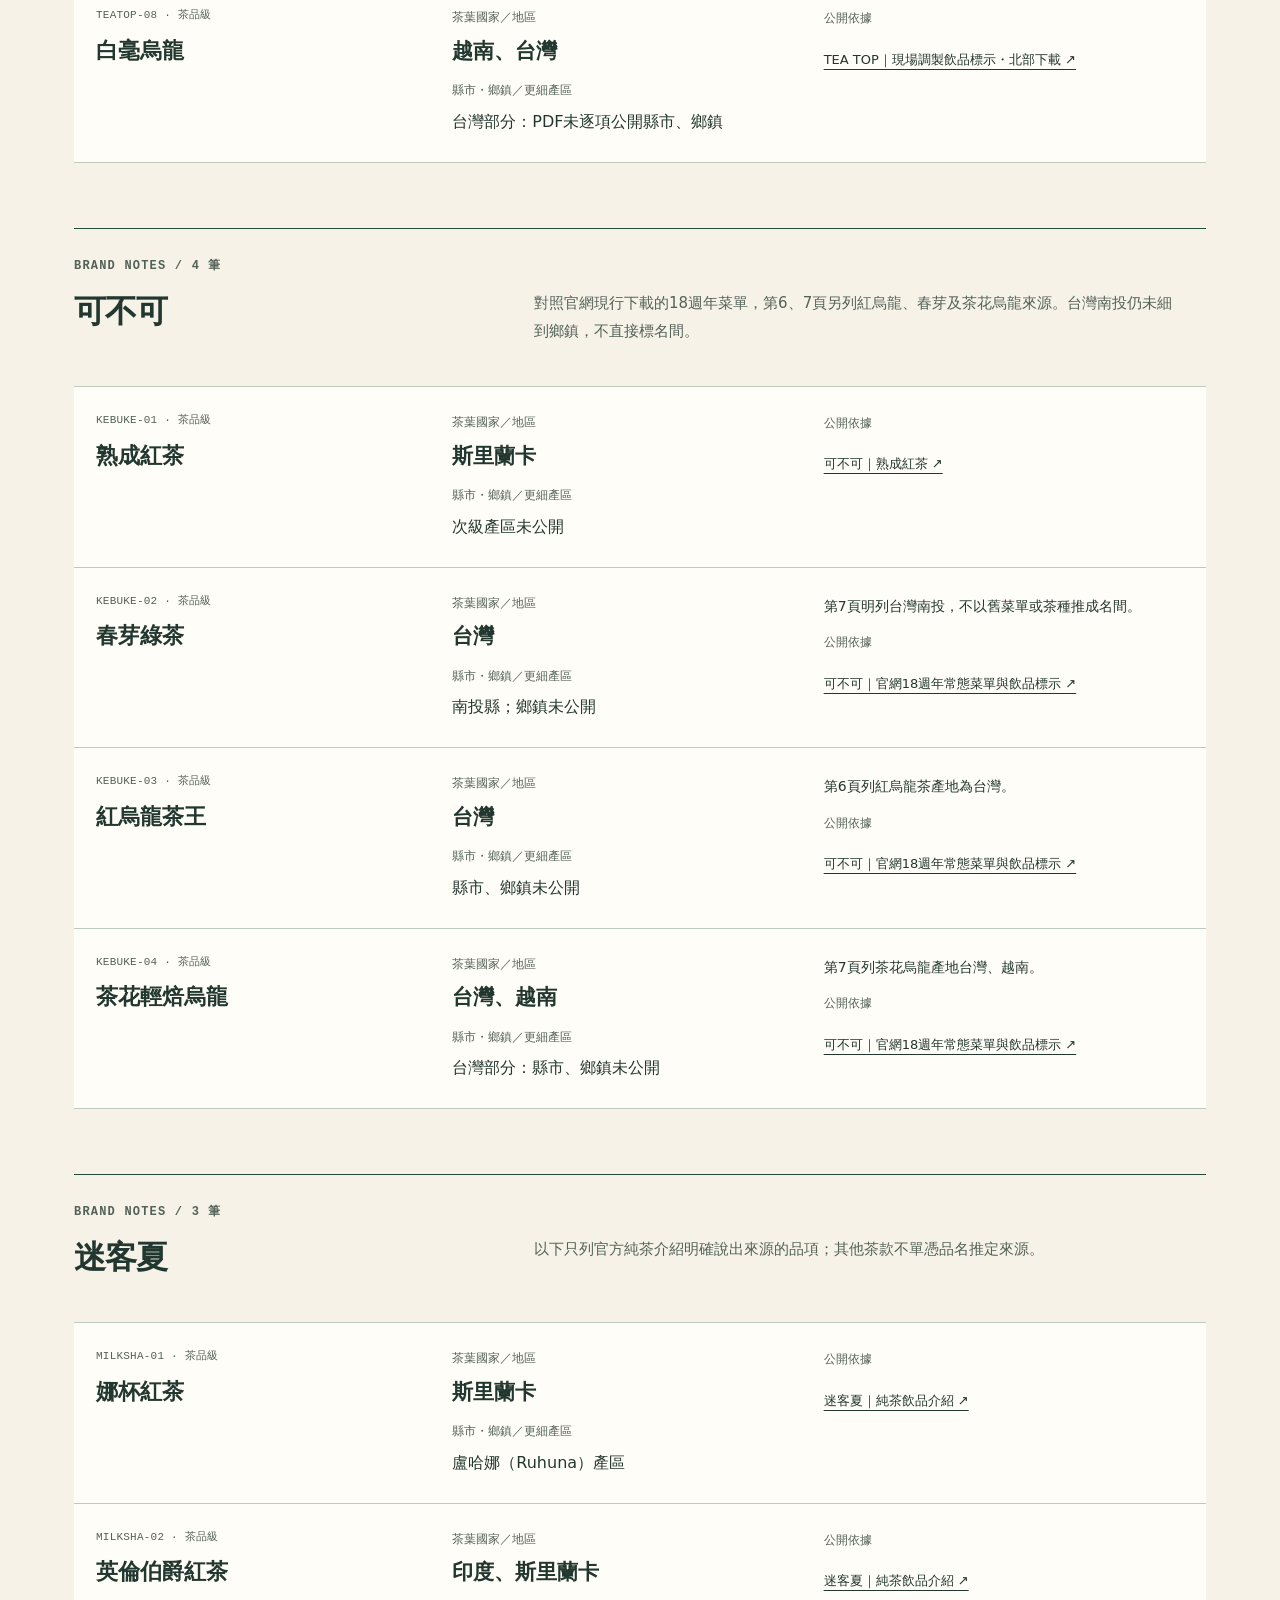
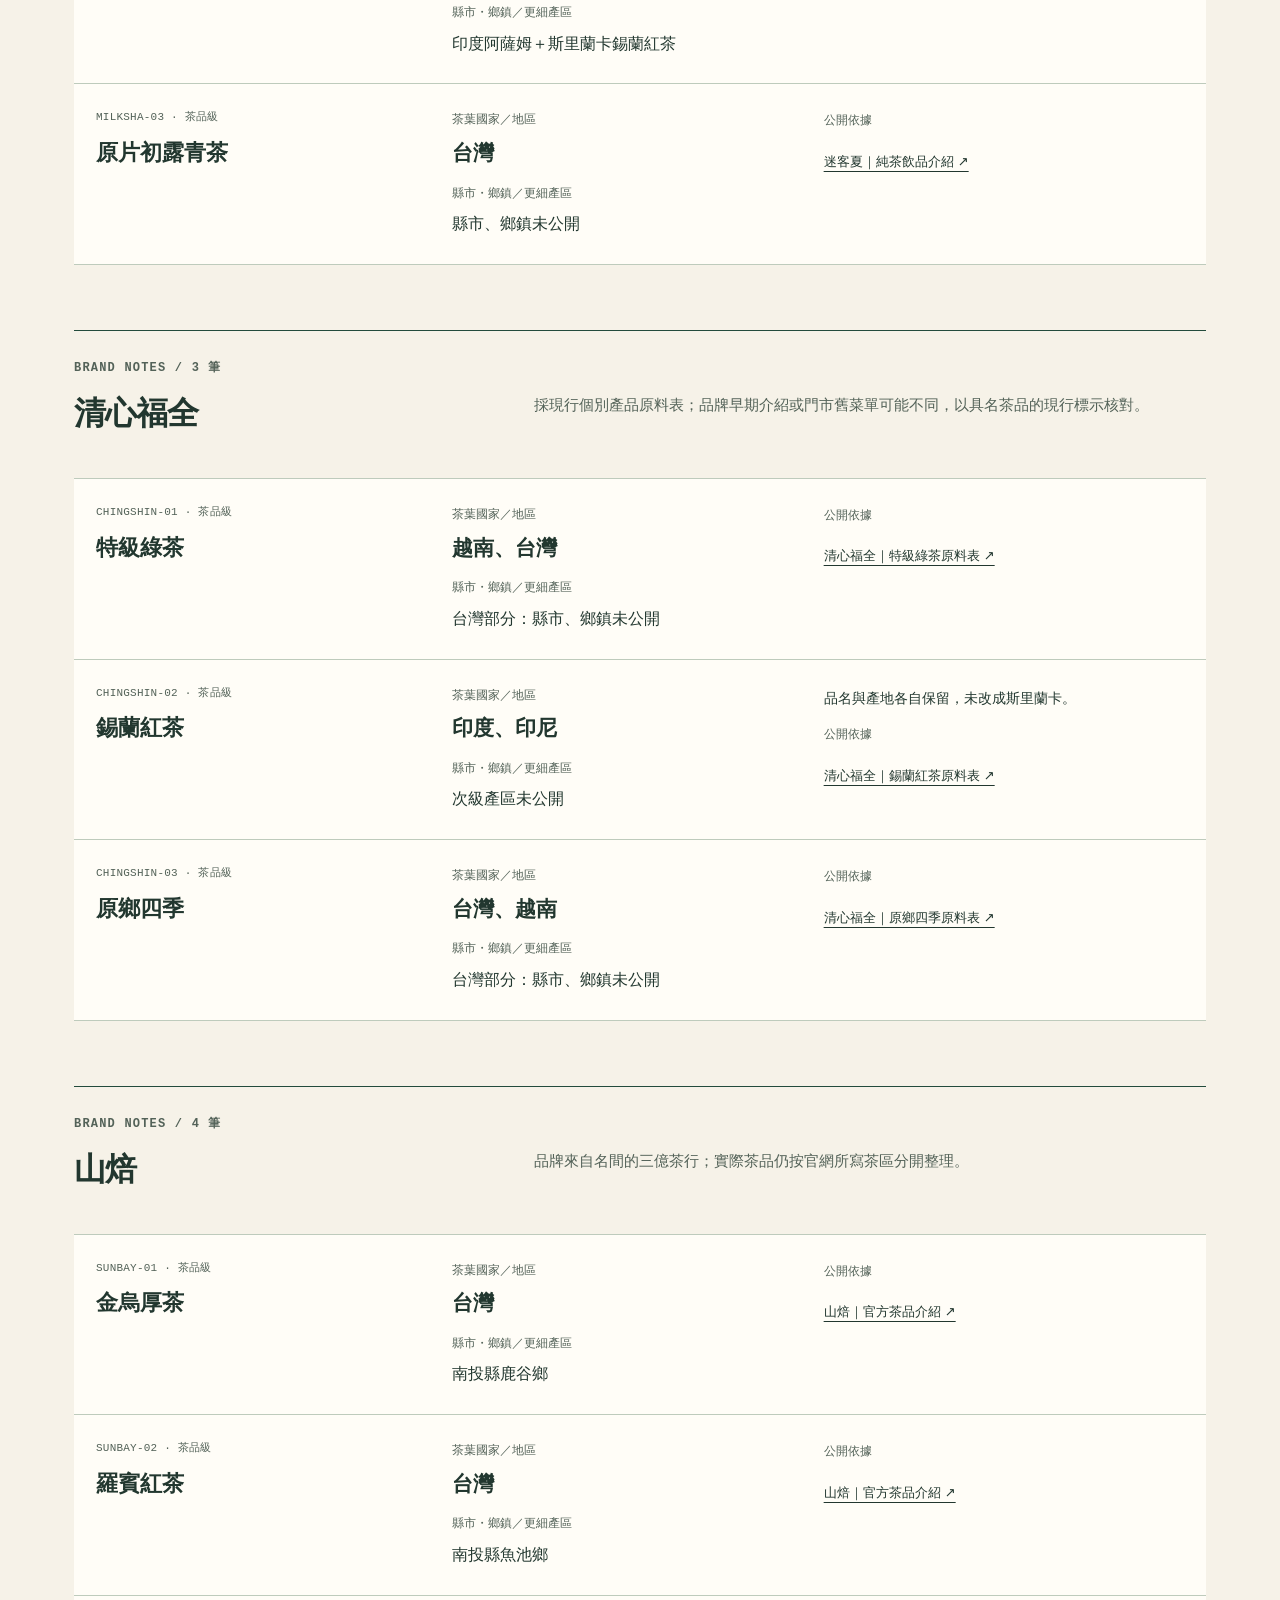
<file: topics/tea-origins/index.html>
<!doctype html><html lang="zh-Hant"><head><meta charset="utf-8"><meta name="viewport" content="width=device-width,initial-scale=1"><title>一杯手搖，茶從哪裡來？｜好想知道</title><meta name="description" content="逐品牌、逐茶品整理手搖飲茶葉國家與台灣鄉鎮；資料指向名間產地，保留官方來源與未公開資訊。"><link rel="canonical" href="https://tooooodayistheday-maker.github.io/taiwan-election-guide-site/topics/tea-origins/"><meta property="og:title" content="一杯手搖，茶從哪裡來？"><meta property="og:type" content="article"><meta property="og:url" content="https://tooooodayistheday-maker.github.io/taiwan-election-guide-site/topics/tea-origins/"><style>:root{--paper:#f6f2e8;--white:#fffdf7;--ink:#22372f;--green:#234b3c;--sage:#dce5d4;--muted:#536258;--line:#becbbc;--accent:#e3edb8;--highlight:#f4e3a3;--focus:#85500b}*{box-sizing:border-box}html{scroll-behavior:smooth;scroll-padding-top:22px}body{margin:0;color:var(--ink);background:var(--paper);font:18px/1.8 system-ui,-apple-system,"Microsoft JhengHei",sans-serif;overflow-wrap:anywhere}a{color:inherit;text-underline-offset:5px}a:hover{text-decoration-thickness:2px}button,input,select{font:inherit}button,a,input,select,summary{-webkit-tap-highlight-color:transparent}a:focus-visible,button:focus-visible,input:focus-visible,select:focus-visible,summary:focus-visible{outline:3px solid var(--focus);outline-offset:5px}.hero a:focus-visible,.site-footer a:focus-visible{outline-color:var(--accent)}[hidden]{display:none!important}.wrap{max-width:1200px;margin:auto;padding:0 34px}.site-header{max-width:1268px;margin:auto;display:flex;align-items:center;justify-content:space-between;padding:21px 34px;gap:24px;font-size:15px}.site-header nav{display:flex;gap:24px;flex-wrap:wrap}.site-brand{font-size:18px;font-weight:800;text-decoration:none}.hero{background:var(--green);color:var(--paper)}.hero-inner{max-width:1200px;margin:auto;padding:70px 34px 40px}.eyebrow{font:600 12px/1.6 ui-monospace,monospace;letter-spacing:.1em;text-transform:uppercase;color:var(--muted);margin:0 0 13px}.hero .eyebrow{color:var(--accent)}h1{font-size:clamp(48px,7.4vw,100px);letter-spacing:-.045em;line-height:1.16;margin:25px 0 32px;font-weight:850}h1 span{display:block}h2{font-size:clamp(29px,3.2vw,41px);line-height:1.4;letter-spacing:-.035em;margin:0 0 22px}h3{font-size:23px;line-height:1.5;margin:0 0 12px}p{margin:0 0 20px}.hero-intro{font-size:clamp(20px,2.5vw,27px);max-width:760px;line-height:1.8}.hero-bottom{margin-top:40px;padding-top:24px;border-top:1px solid #8ca394;display:flex;justify-content:space-between;align-items:end;gap:30px}.hero-bottom p{font-size:14px;line-height:1.9;margin:0}.main-link{display:inline-flex;justify-content:space-between;align-items:center;gap:35px;min-height:54px;background:var(--accent);color:var(--ink);font-size:18px;font-weight:750;text-decoration:none;border:1px solid var(--ink);padding:13px 22px}.main-link:hover{background:#eef4d1}.reading-guide{display:grid;grid-template-columns:1fr 1.2fr;gap:70px;padding:65px 0;border-bottom:1px solid var(--line)}.reading-guide>div>p:not(.eyebrow){max-width:500px}.guide-list{font-size:16px}.guide-list p{margin-bottom:24px}.guide-list strong{font-size:18px}.guide-list p:last-child{margin-bottom:0}.origin-tag{display:inline-block;vertical-align:middle;background:var(--highlight);color:var(--ink);border:1px solid #756020;padding:3px 9px;font-size:13px;font-weight:800;line-height:1.6;letter-spacing:.03em}mark{color:var(--ink);background:var(--highlight);padding:3px 4px;font-weight:750;box-decoration-break:clone;-webkit-box-decoration-break:clone}.overview,.directory,.context,.pending,.sources{padding:60px 0}.section-top{display:flex;justify-content:space-between;align-items:end;gap:35px}.section-top>p{font-size:15px;color:var(--muted);line-height:1.9;max-width:390px}.section-top h2{margin-bottom:20px}.country-grid{display:grid;grid-template-columns:repeat(3,1fr);border-top:1px solid var(--line);margin:12px 0 18px}.country-link{display:flex;justify-content:space-between;align-items:center;gap:20px;min-height:64px;border-bottom:1px solid var(--line);padding:15px 20px 15px 0;text-decoration:none}.country-link span:first-child{font-size:23px;font-weight:700}.country-link span:last-child{font:13px ui-monospace,monospace}.country-link:hover{background:var(--sage)}.small{font-size:14px;color:var(--muted);max-width:820px}.quiet-link{font-size:14px;min-height:44px;display:flex;align-items:center;margin-bottom:20px}.directory{border-top:2px solid var(--green)}.filters{background:var(--sage);padding:26px;display:grid;grid-template-columns:1.6fr 1fr 1fr;gap:18px;margin:10px 0 45px}.filters label{display:flex;flex-direction:column;gap:8px;font-size:14px;font-weight:650}.filters input[type=search],.filters select{width:100%;min-width:0;min-height:48px;border:1px solid var(--green);border-radius:0;background:var(--white);color:var(--ink);padding:10px 12px;font-size:16px}.filter-bottom{grid-column:1/-1;display:flex;align-items:center;flex-wrap:wrap;gap:15px 25px;padding-top:7px}.filter-bottom .check-label{display:flex;flex-direction:row;align-items:center;min-height:44px;font-size:16px}.check-label input{width:20px;height:20px;accent-color:var(--green);margin-right:5px}.filter-bottom button{min-height:44px;border:1px solid var(--green);background:transparent;color:var(--green);padding:6px 16px;font-size:15px;cursor:pointer}.filter-bottom button:hover{background:var(--white)}#filter-result{font-size:14px;margin:0 0 0 auto}.brand-section{margin:0 0 65px;scroll-margin-top:25px}.brand-heading{display:grid;grid-template-columns:1fr 1.6fr;gap:0 40px;margin:0 0 20px;padding-top:28px;border-top:1px solid var(--green)}.brand-heading .eyebrow{grid-column:1/-1}.brand-heading h2{font-size:32px}.brand-heading>p:last-child{font-size:15px;color:var(--muted);line-height:1.9;max-width:650px}.tea-row{display:grid;grid-template-columns:1.1fr 1.15fr 1.2fr;gap:26px;padding:25px 22px;background:var(--white);border-top:1px solid var(--line);scroll-margin-top:25px}.tea-row:last-child{border-bottom:1px solid var(--line)}.tea-row.related{border-left:4px solid #8b762e;padding-left:18px;background:#fffbee}.record-id{font:11px/1.6 ui-monospace,monospace;color:var(--muted);letter-spacing:.02em;margin-bottom:9px}.tea-name h3{font-size:22px}.tea-place{min-width:0}.field-label,.source-label{font-size:12px;color:var(--muted);margin:0 0 6px;display:block}.tea-place p{font-size:16px;margin:0 0 12px}.tea-place p:last-child{margin-bottom:0}.tea-place .country-name{font-size:21px;line-height:1.6;font-weight:750}.tea-proof{font-size:14px;line-height:1.9}.tea-proof>p{margin-bottom:12px}.record-refs{font-size:13px;display:flex;flex-direction:column;gap:8px;line-height:1.9}.record-refs a{min-height:36px;display:flex;align-items:center}.empty,.notice{background:var(--sage);padding:28px;margin:25px 0}.empty h3{font-size:25px}.empty p{margin:0}.context{border-top:1px solid var(--line)}.context>p:not(.eyebrow){max-width:850px}.context-grid{display:grid;grid-template-columns:1fr 1fr;gap:35px;margin-top:30px}.context-grid article{border-left:2px solid var(--green);padding-left:23px;font-size:16px}.context-grid h3{font-size:21px}.pending{border-top:1px solid var(--line)}.pending ul{padding-left:22px;max-width:920px}.pending li{margin-bottom:28px;font-size:16px}.pending li p{margin:8px 0}.story-link{padding:45px;background:var(--sage);margin:20px 0}.story-link p:not(.eyebrow){max-width:760px}.sources{max-width:1000px}.sources p,.sources li{font-size:15px}.sources details{border-top:1px solid var(--line);margin-top:30px}.sources summary{cursor:pointer;padding:20px 0;font-size:17px;font-weight:700;min-height:48px}.sources ol{padding-left:24px}.sources li{padding:10px 0 15px}.sources li p{font-size:13px;color:var(--muted);margin:6px 0 0}.site-footer{padding:38px 0;background:var(--green);color:var(--paper);font-size:15px}.site-footer p{font-size:13px;margin:15px 0 0}.skip{position:absolute;top:-200px;left:15px}.skip:focus{top:10px;z-index:5;background:var(--white);padding:12px}
@media(max-width:900px){.reading-guide{gap:35px;grid-template-columns:1fr 1.2fr}.tea-row{grid-template-columns:1fr 1fr}.tea-proof{grid-column:1/-1;border-top:1px dashed var(--line);padding-top:16px}.tea-proof>p{max-width:650px}.record-refs a{display:inline-flex}.country-grid{grid-template-columns:repeat(3,1fr)}.filters{grid-template-columns:1fr 1fr}.filters .search-label{grid-column:1/-1}.brand-heading{grid-template-columns:1fr}.section-top{align-items:start}}
@media(max-width:600px){body{font-size:17px;line-height:1.85}.wrap{padding:0 22px}.site-header{padding:17px 22px;font-size:13px;gap:12px}.site-header nav{gap:15px}.site-header nav a:first-child{display:none}.site-brand{font-size:16px}.hero-inner{padding:48px 22px 30px}h1{font-size:clamp(43px,11.8vw,66px);line-height:1.23;margin:24px 0}h2{font-size:30px}.hero-intro{font-size:20px}.desktop-break{display:none}.hero-bottom{display:block;margin-top:30px}.hero-bottom .main-link{margin-top:24px;display:flex;width:100%;font-size:17px}.reading-guide{grid-template-columns:1fr;gap:18px;padding:40px 0}.guide-list p{margin-bottom:25px}.overview,.directory,.context,.pending,.sources{padding:40px 0}.section-top{display:block}.country-grid{grid-template-columns:repeat(2,minmax(0,1fr))}.country-link{padding:14px 12px 14px 0;gap:8px}.country-link span:first-child{font-size:20px}.country-link span:last-child{font-size:11px}.filters{padding:20px 16px;gap:17px 12px}.filter-bottom{gap:8px 18px}#filter-result{margin:4px 0 0;width:100%}.brand-heading h2{font-size:30px}.brand-section{margin-bottom:45px}.tea-row{grid-template-columns:1fr;padding:23px 18px;gap:18px}.tea-row.related{padding-left:14px}.tea-name h3{font-size:23px}.tea-place{border-top:1px solid var(--line);padding-top:16px}.tea-proof{grid-column:auto;padding-top:14px}.record-refs a{min-height:44px}.context-grid{grid-template-columns:1fr;gap:28px}.story-link{padding:28px 23px;margin:12px 0}.story-link .main-link{font-size:16px;padding:12px 14px}.sources summary{font-size:16px}.site-footer{padding:30px 0}.origin-tag{font-size:12px}}
@media(prefers-reduced-motion:reduce){html{scroll-behavior:auto}}
@media print{body{background:#fff;color:#000;font-size:11pt}.hero{background:#fff;color:#000}.hero .eyebrow{color:#000}.hero-inner{padding:20px 0}h1{font-size:32pt}.site-header,.filters,.country-grid,.quiet-link,.site-footer,.skip{display:none}.wrap{max-width:none;padding:0}.reading-guide,.overview,.context,.sources{padding:20px 0}.tea-row{break-inside:avoid;grid-template-columns:1fr 1fr 1fr}.tea-proof{grid-column:auto}.brand-section{margin-bottom:25px}.tea-row[hidden],.brand-section[hidden]{display:block!important}.sources details>ol{display:block}.main-link{background:#fff;color:#000}}
</style><script src="../../analytics.js?v=20261017-events" defer></script><script src="tea-origins.js?v=20261122b" defer></script></head><body><a class="skip" href="#directory">跳到產地查詢</a><header class="site-header"><a href="../../" class="site-brand">✧ 好想知道</a><nav aria-label="頁面導覽"><a href="../mingjian-tea/">名間事件解讀</a><a href="#directory">查茶葉產地 ↓</a></nav></header>
 <main><section class="hero"><div class="hero-inner"><p class="eyebrow">A CUP, MANY PLACES / 茶葉產地筆記</p><h1><span>一杯手搖，</span><span>茶從哪裡來？</span></h1><p class="hero-intro">喜歡的那杯茶，可能來自名間、梅山，<br class="desktop-break">也可能跨過海洋，來自斯里蘭卡、越南或印度。</p><div class="hero-bottom"><p>查核日期 <time datetime="2026-11-22">2026.11.22</time><br>按品牌與茶品整理，不用店名猜產地。</p><a class="main-link" href="#directory">找常喝的那一杯 <span aria-hidden="true">↘</span></a></div></div></section>
 <div class="wrap"><section class="reading-guide" aria-labelledby="guide-title"><div><p class="eyebrow">先看懂，再找茶</p><h2 id="guide-title">產地，是一杯一杯看的。</h2><p>同一家店，不同茶底可能來自不同地方。以下是公開資料的整理，不是所有門市、全部品項或每一批次的保證。</p></div><div class="guide-list"><p><strong>查得到鄉鎮，就寫到鄉鎮。</strong><br>只公布「台灣」的，明列縣市、鄉鎮未公開；不以總部或加工廠地址代替茶園。</p><p><strong><span class="origin-tag">名間產地</span> 表示與本事件的產地有關。</strong><br>僅標示資料明確指向南投縣名間鄉的茶品；不是污染、違規或不宜飲用的標記，也不代表茶園就在預定廠址旁。</p><p><strong>多個產地，不一定能算比例。</strong><br>保留官方標示的國別與順序；若資料列不同配方版本，另註明。供應或季節可能變更，購買時再看門市當批標示。</p></div></section>
 <section class="overview" aria-labelledby="overview-title"><div class="section-top"><div><p class="eyebrow">PUBLIC DISCLOSURES</p><h2 id="overview-title">杯子裡的產地線索</h2></div><p>18 個有記錄的品牌 · 102 筆記錄<br>9 個國家／地區 · 12 筆資料指向名間</p></div><div class="country-grid"><a href="#directory" class="country-link" data-country-link="台灣"><span>台灣</span><span>71 筆 ↗</span></a><a href="#directory" class="country-link" data-country-link="中國"><span>中國</span><span>02 筆 ↗</span></a><a href="#directory" class="country-link" data-country-link="印尼"><span>印尼</span><span>03 筆 ↗</span></a><a href="#directory" class="country-link" data-country-link="印度"><span>印度</span><span>06 筆 ↗</span></a><a href="#directory" class="country-link" data-country-link="斯里蘭卡"><span>斯里蘭卡</span><span>14 筆 ↗</span></a><a href="#directory" class="country-link" data-country-link="日本"><span>日本</span><span>02 筆 ↗</span></a><a href="#directory" class="country-link" data-country-link="泰國"><span>泰國</span><span>01 筆 ↗</span></a><a href="#directory" class="country-link" data-country-link="肯亞"><span>肯亞</span><span>02 筆 ↗</span></a><a href="#directory" class="country-link" data-country-link="越南"><span>越南</span><span>33 筆 ↗</span></a></div><p class="small">數字為本頁記錄數；多產地茶品會同時出現在不同國別，不能相加當杯數或市占率。各筆保留原始茶名、資料版本與來源說明。</p></section>
 <section id="directory" class="directory" aria-labelledby="directory-title"><div class="section-top"><div><p class="eyebrow">FIND YOUR TEA</p><h2 id="directory-title">常喝的那杯，查查看。</h2></div><a class="quiet-link" href="tea-origins-data.json" download>下載本輪資料 JSON ↗</a></div>
 <form id="tea-filters" class="filters" hidden role="search" aria-label="茶葉產地篩選"><label class="search-label">搜尋品牌、茶名或地名<input id="tea-search" name="q" type="search" placeholder="例如：冬片仔、名間、越南" autocomplete="off"></label><label>品牌<select id="tea-brand" name="brand"><option value="">全部品牌</option><option value="magic">茶之魔手</option><option value="unocha">烏弄</option><option value="wootea">五桐號</option><option value="guiji">龜記</option><option value="comebuy">COMEBUY</option><option value="teatop">TEA TOP第一味</option><option value="kebuke">可不可</option><option value="milksha">迷客夏</option><option value="chingshin">清心福全</option><option value="sunbay">山焙</option><option value="wooyo">吾悠茶所</option><option value="macu">麻古茶坊</option><option value="wanpo">萬波</option><option value="presotea">鮮茶道</option><option value="anice">一沐日</option><option value="50lan">50嵐</option><option value="dayungs">大苑子</option><option value="dejeng">得正</option></select></label><label>國家／地區<select id="tea-country" name="country"><option value="">全部產地</option><option value="台灣">台灣</option><option value="中國">中國</option><option value="印尼">印尼</option><option value="印度">印度</option><option value="斯里蘭卡">斯里蘭卡</option><option value="日本">日本</option><option value="泰國">泰國</option><option value="肯亞">肯亞</option><option value="越南">越南</option></select></label><div class="filter-bottom"><label class="check-label"><input type="checkbox" id="only-mingjian">只看資料指向名間的茶品</label><button id="reset-filters" type="reset">清除篩選</button><p id="filter-result" role="status" aria-live="polite" aria-atomic="true">顯示全部 102 筆記錄</p></div></form>
 <noscript><p class="notice">目前顯示全部記錄。搜尋與篩選需要 JavaScript；你仍可直接閱讀以下所有品牌及來源。</p></noscript><div id="no-results" class="empty" hidden><h3>這個組合，暫時沒有記錄。</h3><p>試著清除篩選、換個茶名或地名；未列出不代表沒有販售，也不代表產地有問題。</p></div><section class="brand-section" id="brand-magic" data-brand-section="magic"><div class="brand-heading"><p class="eyebrow">BRAND NOTES / <span data-brand-count>5</span> 筆</p><h2>茶之魔手</h2><p>來源地和加工地分開看。這裡只列官網具名茶葉；不將「百分之百台灣茶」廣告概括套用到普洱。</p></div><div class="brand-rows"><article id="magic-01" class="tea-row related" data-brand="magic" data-countries="台灣" data-mingjian="true" data-search="茶之魔手 台灣靛紅 台灣 南投縣名間鄉">
    <div class="tea-name"><p class="record-id">MAGIC-01 · 茶品級</p><h3>台灣靛紅</h3><span class="origin-tag">名間產地</span></div>
    <div class="tea-place"><span class="field-label">茶葉國家／地區</span><p class="country-name">台灣</p><span class="field-label">縣市・鄉鎮／更細產區</span><p><mark>南投縣名間鄉</mark></p></div>
    <div class="tea-proof"><p class="source-label">公開依據</p><div class="record-refs"><a href="https://www.teamagichand.com.tw/certified/" target="_blank" rel="noopener noreferrer">茶之魔手｜安全認證・茶葉來源地 ↗</a></div></div></article><article id="magic-02" class="tea-row related" data-brand="magic" data-countries="台灣" data-mingjian="true" data-search="茶之魔手 台灣純綠 台灣 南投縣名間鄉">
    <div class="tea-name"><p class="record-id">MAGIC-02 · 茶品級</p><h3>台灣純綠</h3><span class="origin-tag">名間產地</span></div>
    <div class="tea-place"><span class="field-label">茶葉國家／地區</span><p class="country-name">台灣</p><span class="field-label">縣市・鄉鎮／更細產區</span><p><mark>南投縣名間鄉</mark></p></div>
    <div class="tea-proof"><p class="source-label">公開依據</p><div class="record-refs"><a href="https://www.teamagichand.com.tw/certified/" target="_blank" rel="noopener noreferrer">茶之魔手｜安全認證・茶葉來源地 ↗</a></div></div></article><article id="magic-03" class="tea-row related" data-brand="magic" data-countries="台灣" data-mingjian="true" data-search="茶之魔手 台灣青茶 台灣 南投縣名間鄉">
    <div class="tea-name"><p class="record-id">MAGIC-03 · 茶品級</p><h3>台灣青茶</h3><span class="origin-tag">名間產地</span></div>
    <div class="tea-place"><span class="field-label">茶葉國家／地區</span><p class="country-name">台灣</p><span class="field-label">縣市・鄉鎮／更細產區</span><p><mark>南投縣名間鄉</mark></p></div>
    <div class="tea-proof"><p class="source-label">公開依據</p><div class="record-refs"><a href="https://www.teamagichand.com.tw/certified/" target="_blank" rel="noopener noreferrer">茶之魔手｜安全認證・茶葉來源地 ↗</a></div></div></article><article id="magic-04" class="tea-row related" data-brand="magic" data-countries="台灣" data-mingjian="true" data-search="茶之魔手 台灣烏龍茶 台灣 南投縣名間鄉">
    <div class="tea-name"><p class="record-id">MAGIC-04 · 茶品級</p><h3>台灣烏龍茶</h3><span class="origin-tag">名間產地</span></div>
    <div class="tea-place"><span class="field-label">茶葉國家／地區</span><p class="country-name">台灣</p><span class="field-label">縣市・鄉鎮／更細產區</span><p><mark>南投縣名間鄉</mark></p></div>
    <div class="tea-proof"><p class="source-label">公開依據</p><div class="record-refs"><a href="https://www.teamagichand.com.tw/certified/" target="_blank" rel="noopener noreferrer">茶之魔手｜安全認證・茶葉來源地 ↗</a></div></div></article><article id="magic-05" class="tea-row" data-brand="magic" data-countries="中國" data-mingjian="false" data-search="茶之魔手 陳年普洱（官網作「陳年潽洱」） 中國 雲南省臨滄">
    <div class="tea-name"><p class="record-id">MAGIC-05 · 茶品級</p><h3>陳年普洱（官網作「陳年潽洱」）</h3></div>
    <div class="tea-place"><span class="field-label">茶葉國家／地區</span><p class="country-name">中國</p><span class="field-label">縣市・鄉鎮／更細產區</span><p>雲南省臨滄</p></div>
    <div class="tea-proof"><p>官網的生產製造欄列台灣；此處列的是茶葉來源地。</p><p class="source-label">公開依據</p><div class="record-refs"><a href="https://www.teamagichand.com.tw/certified/" target="_blank" rel="noopener noreferrer">茶之魔手｜安全認證・茶葉來源地 ↗</a></div></div></article></div></section><section class="brand-section" id="brand-unocha" data-brand-section="unocha"><div class="brand-heading"><p class="eyebrow">BRAND NOTES / <span data-brand-count>8</span> 筆</p><h2>烏弄</h2><p>採2026-11-22取得的溯源原頁詳細產地表；登錄資料不等於每一批次的原產地鑑定。</p></div><div class="brand-rows"><article id="unocha-01" class="tea-row related" data-brand="unocha" data-countries="台灣" data-mingjian="true" data-search="烏弄 名間鄉冬片仔 台灣 南投縣名間鄉">
    <div class="tea-name"><p class="record-id">UNOCHA-01 · 茶品級</p><h3>名間鄉冬片仔</h3><span class="origin-tag">名間產地</span></div>
    <div class="tea-place"><span class="field-label">茶葉國家／地區</span><p class="country-name">台灣</p><span class="field-label">縣市・鄉鎮／更細產區</span><p><mark>南投縣名間鄉</mark></p></div>
    <div class="tea-proof"><p>公開溯源登錄的詳細產地。</p><p class="source-label">公開依據</p><div class="record-refs"><a href="https://qrc.afa.gov.tw/blog/0611000139" target="_blank" rel="noopener noreferrer">農糧署公開溯源頁｜烏弄原生茶飲・0611000139 ↗</a></div></div></article><article id="unocha-02" class="tea-row related" data-brand="unocha" data-countries="台灣" data-mingjian="true" data-search="烏弄 十八胭脂紅玉 台灣 南投縣名間鄉">
    <div class="tea-name"><p class="record-id">UNOCHA-02 · 茶品級</p><h3>十八胭脂紅玉</h3><span class="origin-tag">名間產地</span></div>
    <div class="tea-place"><span class="field-label">茶葉國家／地區</span><p class="country-name">台灣</p><span class="field-label">縣市・鄉鎮／更細產區</span><p><mark>南投縣名間鄉</mark></p></div>
    <div class="tea-proof"><p>公開溯源登錄的詳細產地。</p><p class="source-label">公開依據</p><div class="record-refs"><a href="https://qrc.afa.gov.tw/blog/0611000139" target="_blank" rel="noopener noreferrer">農糧署公開溯源頁｜烏弄原生茶飲・0611000139 ↗</a></div></div></article><article id="unocha-03" class="tea-row related" data-brand="unocha" data-countries="台灣" data-mingjian="true" data-search="烏弄 金萱烏龍 台灣 南投縣名間鄉">
    <div class="tea-name"><p class="record-id">UNOCHA-03 · 茶品級</p><h3>金萱烏龍</h3><span class="origin-tag">名間產地</span></div>
    <div class="tea-place"><span class="field-label">茶葉國家／地區</span><p class="country-name">台灣</p><span class="field-label">縣市・鄉鎮／更細產區</span><p><mark>南投縣名間鄉</mark></p></div>
    <div class="tea-proof"><p>公開溯源登錄的詳細產地。</p><p class="source-label">公開依據</p><div class="record-refs"><a href="https://qrc.afa.gov.tw/blog/0611000139" target="_blank" rel="noopener noreferrer">農糧署公開溯源頁｜烏弄原生茶飲・0611000139 ↗</a></div></div></article><article id="unocha-04" class="tea-row related" data-brand="unocha" data-countries="台灣" data-mingjian="true" data-search="烏弄 茉莉綠茶 台灣 南投縣名間鄉">
    <div class="tea-name"><p class="record-id">UNOCHA-04 · 茶品級</p><h3>茉莉綠茶</h3><span class="origin-tag">名間產地</span></div>
    <div class="tea-place"><span class="field-label">茶葉國家／地區</span><p class="country-name">台灣</p><span class="field-label">縣市・鄉鎮／更細產區</span><p><mark>南投縣名間鄉</mark></p></div>
    <div class="tea-proof"><p>公開溯源登錄的詳細產地。</p><p class="source-label">公開依據</p><div class="record-refs"><a href="https://qrc.afa.gov.tw/blog/0611000139" target="_blank" rel="noopener noreferrer">農糧署公開溯源頁｜烏弄原生茶飲・0611000139 ↗</a></div></div></article><article id="unocha-05" class="tea-row" data-brand="unocha" data-countries="台灣" data-mingjian="false" data-search="烏弄 手採阿里山金萱 台灣 嘉義縣梅山鄉">
    <div class="tea-name"><p class="record-id">UNOCHA-05 · 茶品級</p><h3>手採阿里山金萱</h3></div>
    <div class="tea-place"><span class="field-label">茶葉國家／地區</span><p class="country-name">台灣</p><span class="field-label">縣市・鄉鎮／更細產區</span><p>嘉義縣梅山鄉</p></div>
    <div class="tea-proof"><p>「阿里山」茶名不代表行政區一定是阿里山鄉。</p><p class="source-label">公開依據</p><div class="record-refs"><a href="https://qrc.afa.gov.tw/blog/0611000139" target="_blank" rel="noopener noreferrer">農糧署公開溯源頁｜烏弄原生茶飲・0611000139 ↗</a></div></div></article><article id="unocha-06" class="tea-row" data-brand="unocha" data-countries="台灣" data-mingjian="false" data-search="烏弄 著涎金萱紅 台灣 屏東縣內埔鄉">
    <div class="tea-name"><p class="record-id">UNOCHA-06 · 茶品級</p><h3>著涎金萱紅</h3></div>
    <div class="tea-place"><span class="field-label">茶葉國家／地區</span><p class="country-name">台灣</p><span class="field-label">縣市・鄉鎮／更細產區</span><p>屏東縣內埔鄉</p></div>
    <div class="tea-proof"><p>本輪取得的公開溯源原頁列為屏東縣內埔鄉。</p><p class="source-label">公開依據</p><div class="record-refs"><a href="https://qrc.afa.gov.tw/blog/0611000139" target="_blank" rel="noopener noreferrer">農糧署公開溯源頁｜烏弄原生茶飲・0611000139 ↗</a></div></div></article><article id="unocha-07" class="tea-row" data-brand="unocha" data-countries="台灣" data-mingjian="false" data-search="烏弄 碧螺春 綠 台灣 屏東縣內埔鄉">
    <div class="tea-name"><p class="record-id">UNOCHA-07 · 茶品級</p><h3>碧螺春 綠</h3></div>
    <div class="tea-place"><span class="field-label">茶葉國家／地區</span><p class="country-name">台灣</p><span class="field-label">縣市・鄉鎮／更細產區</span><p>屏東縣內埔鄉</p></div>
    <div class="tea-proof"><p>本輪取得的公開溯源原頁列為屏東縣內埔鄉。</p><p class="source-label">公開依據</p><div class="record-refs"><a href="https://qrc.afa.gov.tw/blog/0611000139" target="_blank" rel="noopener noreferrer">農糧署公開溯源頁｜烏弄原生茶飲・0611000139 ↗</a></div></div></article><article id="unocha-08" class="tea-row" data-brand="unocha" data-countries="台灣" data-mingjian="false" data-search="烏弄 阿薩姆煎茶 台灣 屏東縣內埔鄉">
    <div class="tea-name"><p class="record-id">UNOCHA-08 · 茶品級</p><h3>阿薩姆煎茶</h3></div>
    <div class="tea-place"><span class="field-label">茶葉國家／地區</span><p class="country-name">台灣</p><span class="field-label">縣市・鄉鎮／更細產區</span><p>屏東縣內埔鄉</p></div>
    <div class="tea-proof"><p>本輪取得的公開溯源原頁列為屏東縣內埔鄉。</p><p class="source-label">公開依據</p><div class="record-refs"><a href="https://qrc.afa.gov.tw/blog/0611000139" target="_blank" rel="noopener noreferrer">農糧署公開溯源頁｜烏弄原生茶飲・0611000139 ↗</a></div></div></article></div></section><section class="brand-section" id="brand-wootea" data-brand-section="wootea"><div class="brand-heading"><p class="eyebrow">BRAND NOTES / <span data-brand-count>9</span> 筆</p><h2>五桐號</h2><p>官方2026/11表；同品牌不同茶底有不同來源。台灣茶未公開鄉鎮的，保持未公開。</p></div><div class="brand-rows"><article id="wootea-01" class="tea-row" data-brand="wootea" data-countries="台灣|越南" data-mingjian="false" data-search="五桐號 經典五桐茶 台灣、越南 台灣部分：縣市、鄉鎮未公開">
    <div class="tea-name"><p class="record-id">WOOTEA-01 · 茶品級</p><h3>經典五桐茶</h3></div>
    <div class="tea-place"><span class="field-label">茶葉國家／地區</span><p class="country-name">台灣、越南</p><span class="field-label">縣市・鄉鎮／更細產區</span><p>台灣部分：縣市、鄉鎮未公開</p></div>
    <div class="tea-proof"><p class="source-label">公開依據</p><div class="record-refs"><a href="https://www.wootea.com/upload/menu_b/ALL_menu_26K19_9vbeqrk43b.jpg" target="_blank" rel="noopener noreferrer">五桐號｜官方飲品標示表 ↗</a></div></div></article><article id="wootea-02" class="tea-row" data-brand="wootea" data-countries="台灣" data-mingjian="false" data-search="五桐號 一把青茶 台灣 台灣部分：縣市、鄉鎮未公開">
    <div class="tea-name"><p class="record-id">WOOTEA-02 · 茶品級</p><h3>一把青茶</h3></div>
    <div class="tea-place"><span class="field-label">茶葉國家／地區</span><p class="country-name">台灣</p><span class="field-label">縣市・鄉鎮／更細產區</span><p>台灣部分：縣市、鄉鎮未公開</p></div>
    <div class="tea-proof"><p class="source-label">公開依據</p><div class="record-refs"><a href="https://www.wootea.com/upload/menu_b/ALL_menu_26K19_9vbeqrk43b.jpg" target="_blank" rel="noopener noreferrer">五桐號｜官方飲品標示表 ↗</a></div></div></article><article id="wootea-03" class="tea-row" data-brand="wootea" data-countries="越南" data-mingjian="false" data-search="五桐號 茉莉香片 越南 更細產區未公開">
    <div class="tea-name"><p class="record-id">WOOTEA-03 · 茶品級</p><h3>茉莉香片</h3></div>
    <div class="tea-place"><span class="field-label">茶葉國家／地區</span><p class="country-name">越南</p><span class="field-label">縣市・鄉鎮／更細產區</span><p>更細產區未公開</p></div>
    <div class="tea-proof"><p class="source-label">公開依據</p><div class="record-refs"><a href="https://www.wootea.com/upload/menu_b/ALL_menu_26K19_9vbeqrk43b.jpg" target="_blank" rel="noopener noreferrer">五桐號｜官方飲品標示表 ↗</a></div></div></article><article id="wootea-04" class="tea-row" data-brand="wootea" data-countries="印度" data-mingjian="false" data-search="五桐號 老實人紅茶 印度 更細產區未公開">
    <div class="tea-name"><p class="record-id">WOOTEA-04 · 茶品級</p><h3>老實人紅茶</h3></div>
    <div class="tea-place"><span class="field-label">茶葉國家／地區</span><p class="country-name">印度</p><span class="field-label">縣市・鄉鎮／更細產區</span><p>更細產區未公開</p></div>
    <div class="tea-proof"><p class="source-label">公開依據</p><div class="record-refs"><a href="https://www.wootea.com/upload/menu_b/ALL_menu_26K19_9vbeqrk43b.jpg" target="_blank" rel="noopener noreferrer">五桐號｜官方飲品標示表 ↗</a></div></div></article><article id="wootea-05" class="tea-row" data-brand="wootea" data-countries="台灣|越南" data-mingjian="false" data-search="五桐號 清香烏龍 台灣、越南 台灣部分：縣市、鄉鎮未公開">
    <div class="tea-name"><p class="record-id">WOOTEA-05 · 茶品級</p><h3>清香烏龍</h3></div>
    <div class="tea-place"><span class="field-label">茶葉國家／地區</span><p class="country-name">台灣、越南</p><span class="field-label">縣市・鄉鎮／更細產區</span><p>台灣部分：縣市、鄉鎮未公開</p></div>
    <div class="tea-proof"><p class="source-label">公開依據</p><div class="record-refs"><a href="https://www.wootea.com/upload/menu_b/ALL_menu_26K19_9vbeqrk43b.jpg" target="_blank" rel="noopener noreferrer">五桐號｜官方飲品標示表 ↗</a></div></div></article><article id="wootea-06" class="tea-row" data-brand="wootea" data-countries="斯里蘭卡" data-mingjian="false" data-search="五桐號 濃煮奶茶 斯里蘭卡 更細產區未公開">
    <div class="tea-name"><p class="record-id">WOOTEA-06 · 茶品級</p><h3>濃煮奶茶</h3></div>
    <div class="tea-place"><span class="field-label">茶葉國家／地區</span><p class="country-name">斯里蘭卡</p><span class="field-label">縣市・鄉鎮／更細產區</span><p>更細產區未公開</p></div>
    <div class="tea-proof"><p class="source-label">公開依據</p><div class="record-refs"><a href="https://www.wootea.com/upload/menu_b/ALL_menu_26K19_9vbeqrk43b.jpg" target="_blank" rel="noopener noreferrer">五桐號｜官方飲品標示表 ↗</a></div></div></article><article id="wootea-07" class="tea-row" data-brand="wootea" data-countries="斯里蘭卡|越南" data-mingjian="false" data-search="五桐號 綠茶凍濃煮奶茶 斯里蘭卡、越南 更細產區未公開">
    <div class="tea-name"><p class="record-id">WOOTEA-07 · 茶品級</p><h3>綠茶凍濃煮奶茶</h3></div>
    <div class="tea-place"><span class="field-label">茶葉國家／地區</span><p class="country-name">斯里蘭卡、越南</p><span class="field-label">縣市・鄉鎮／更細產區</span><p>更細產區未公開</p></div>
    <div class="tea-proof"><p class="source-label">公開依據</p><div class="record-refs"><a href="https://www.wootea.com/upload/menu_b/ALL_menu_26K19_9vbeqrk43b.jpg" target="_blank" rel="noopener noreferrer">五桐號｜官方飲品標示表 ↗</a></div></div></article><article id="wootea-08" class="tea-row" data-brand="wootea" data-countries="越南|台灣" data-mingjian="false" data-search="五桐號 鐵觀音奶茶 越南、台灣 台灣部分：縣市、鄉鎮未公開">
    <div class="tea-name"><p class="record-id">WOOTEA-08 · 茶品級</p><h3>鐵觀音奶茶</h3></div>
    <div class="tea-place"><span class="field-label">茶葉國家／地區</span><p class="country-name">越南、台灣</p><span class="field-label">縣市・鄉鎮／更細產區</span><p>台灣部分：縣市、鄉鎮未公開</p></div>
    <div class="tea-proof"><p class="source-label">公開依據</p><div class="record-refs"><a href="https://www.wootea.com/upload/menu_b/ALL_menu_26K19_9vbeqrk43b.jpg" target="_blank" rel="noopener noreferrer">五桐號｜官方飲品標示表 ↗</a></div></div></article><article id="wootea-09" class="tea-row" data-brand="wootea" data-countries="泰國" data-mingjian="false" data-search="五桐號 最完美手沖泰奶 泰國 更細產區未公開">
    <div class="tea-name"><p class="record-id">WOOTEA-09 · 茶品級</p><h3>最完美手沖泰奶</h3></div>
    <div class="tea-place"><span class="field-label">茶葉國家／地區</span><p class="country-name">泰國</p><span class="field-label">縣市・鄉鎮／更細產區</span><p>更細產區未公開</p></div>
    <div class="tea-proof"><p class="source-label">公開依據</p><div class="record-refs"><a href="https://www.wootea.com/upload/menu_b/ALL_menu_26K19_9vbeqrk43b.jpg" target="_blank" rel="noopener noreferrer">五桐號｜官方飲品標示表 ↗</a></div></div></article></div></section><section class="brand-section" id="brand-guiji" data-brand-section="guiji"><div class="brand-heading"><p class="eyebrow">BRAND NOTES / <span data-brand-count>9</span> 筆</p><h2>龜記</h2><p>以下依官網茶葉產地欄，未用茶名猜產地；國產茶尚未逐項公開鄉鎮。</p></div><div class="brand-rows"><article id="guiji-01" class="tea-row" data-brand="guiji" data-countries="斯里蘭卡|越南" data-mingjian="false" data-search="龜記 龜記錫蘭・紅茶茶底 斯里蘭卡、越南 更細產區未公開">
    <div class="tea-name"><p class="record-id">GUIJI-01 · 茶品級</p><h3>龜記錫蘭・紅茶茶底</h3></div>
    <div class="tea-place"><span class="field-label">茶葉國家／地區</span><p class="country-name">斯里蘭卡、越南</p><span class="field-label">縣市・鄉鎮／更細產區</span><p>更細產區未公開</p></div>
    <div class="tea-proof"><p class="source-label">公開依據</p><div class="record-refs"><a href="https://www.guiji-group.com/upload_file/productMenu/productMenu_667ec1007f960472d67eab4b4c47f084.jpg" target="_blank" rel="noopener noreferrer">龜記｜全品項熱量與茶葉產地表 ↗</a></div></div></article><article id="guiji-02" class="tea-row" data-brand="guiji" data-countries="越南" data-mingjian="false" data-search="龜記 翡翠綠茶 越南 更細產區未公開">
    <div class="tea-name"><p class="record-id">GUIJI-02 · 茶品級</p><h3>翡翠綠茶</h3></div>
    <div class="tea-place"><span class="field-label">茶葉國家／地區</span><p class="country-name">越南</p><span class="field-label">縣市・鄉鎮／更細產區</span><p>更細產區未公開</p></div>
    <div class="tea-proof"><p class="source-label">公開依據</p><div class="record-refs"><a href="https://www.guiji-group.com/upload_file/productMenu/productMenu_667ec1007f960472d67eab4b4c47f084.jpg" target="_blank" rel="noopener noreferrer">龜記｜全品項熱量與茶葉產地表 ↗</a></div></div></article><article id="guiji-03" class="tea-row" data-brand="guiji" data-countries="台灣" data-mingjian="false" data-search="龜記 四季春青茶 台灣 台灣部分：縣市、鄉鎮未公開">
    <div class="tea-name"><p class="record-id">GUIJI-03 · 茶品級</p><h3>四季春青茶</h3></div>
    <div class="tea-place"><span class="field-label">茶葉國家／地區</span><p class="country-name">台灣</p><span class="field-label">縣市・鄉鎮／更細產區</span><p>台灣部分：縣市、鄉鎮未公開</p></div>
    <div class="tea-proof"><p class="source-label">公開依據</p><div class="record-refs"><a href="https://www.guiji-group.com/upload_file/productMenu/productMenu_667ec1007f960472d67eab4b4c47f084.jpg" target="_blank" rel="noopener noreferrer">龜記｜全品項熱量與茶葉產地表 ↗</a></div></div></article><article id="guiji-04" class="tea-row" data-brand="guiji" data-countries="台灣" data-mingjian="false" data-search="龜記 三韻紅萱 台灣 台灣部分：縣市、鄉鎮未公開">
    <div class="tea-name"><p class="record-id">GUIJI-04 · 茶品級</p><h3>三韻紅萱</h3></div>
    <div class="tea-place"><span class="field-label">茶葉國家／地區</span><p class="country-name">台灣</p><span class="field-label">縣市・鄉鎮／更細產區</span><p>台灣部分：縣市、鄉鎮未公開</p></div>
    <div class="tea-proof"><p class="source-label">公開依據</p><div class="record-refs"><a href="https://www.guiji-group.com/upload_file/productMenu/productMenu_667ec1007f960472d67eab4b4c47f084.jpg" target="_blank" rel="noopener noreferrer">龜記｜全品項熱量與茶葉產地表 ↗</a></div></div></article><article id="guiji-05" class="tea-row" data-brand="guiji" data-countries="台灣" data-mingjian="false" data-search="龜記 三十三茶王 台灣 台灣部分：縣市、鄉鎮未公開">
    <div class="tea-name"><p class="record-id">GUIJI-05 · 茶品級</p><h3>三十三茶王</h3></div>
    <div class="tea-place"><span class="field-label">茶葉國家／地區</span><p class="country-name">台灣</p><span class="field-label">縣市・鄉鎮／更細產區</span><p>台灣部分：縣市、鄉鎮未公開</p></div>
    <div class="tea-proof"><p class="source-label">公開依據</p><div class="record-refs"><a href="https://www.guiji-group.com/upload_file/productMenu/productMenu_667ec1007f960472d67eab4b4c47f084.jpg" target="_blank" rel="noopener noreferrer">龜記｜全品項熱量與茶葉產地表 ↗</a></div></div></article><article id="guiji-06" class="tea-row" data-brand="guiji" data-countries="中國" data-mingjian="false" data-search="龜記 碎銀普洱茶 中國 更細產區未公開">
    <div class="tea-name"><p class="record-id">GUIJI-06 · 茶品級</p><h3>碎銀普洱茶</h3></div>
    <div class="tea-place"><span class="field-label">茶葉國家／地區</span><p class="country-name">中國</p><span class="field-label">縣市・鄉鎮／更細產區</span><p>更細產區未公開</p></div>
    <div class="tea-proof"><p class="source-label">公開依據</p><div class="record-refs"><a href="https://www.guiji-group.com/upload_file/productMenu/productMenu_667ec1007f960472d67eab4b4c47f084.jpg" target="_blank" rel="noopener noreferrer">龜記｜全品項熱量與茶葉產地表 ↗</a></div></div></article><article id="guiji-07" class="tea-row" data-brand="guiji" data-countries="越南|台灣" data-mingjian="false" data-search="龜記 花沫烏龍 越南、台灣 台灣部分：縣市、鄉鎮未公開">
    <div class="tea-name"><p class="record-id">GUIJI-07 · 茶品級</p><h3>花沫烏龍</h3></div>
    <div class="tea-place"><span class="field-label">茶葉國家／地區</span><p class="country-name">越南、台灣</p><span class="field-label">縣市・鄉鎮／更細產區</span><p>台灣部分：縣市、鄉鎮未公開</p></div>
    <div class="tea-proof"><p class="source-label">公開依據</p><div class="record-refs"><a href="https://www.guiji-group.com/upload_file/productMenu/productMenu_667ec1007f960472d67eab4b4c47f084.jpg" target="_blank" rel="noopener noreferrer">龜記｜全品項熱量與茶葉產地表 ↗</a></div></div></article><article id="guiji-08" class="tea-row" data-brand="guiji" data-countries="台灣|斯里蘭卡|肯亞" data-mingjian="false" data-search="龜記 濃乳茶茶底 台灣、斯里蘭卡、肯亞 台灣部分：縣市、鄉鎮未公開">
    <div class="tea-name"><p class="record-id">GUIJI-08 · 茶品級</p><h3>濃乳茶茶底</h3></div>
    <div class="tea-place"><span class="field-label">茶葉國家／地區</span><p class="country-name">台灣、斯里蘭卡、肯亞</p><span class="field-label">縣市・鄉鎮／更細產區</span><p>台灣部分：縣市、鄉鎮未公開</p></div>
    <div class="tea-proof"><p class="source-label">公開依據</p><div class="record-refs"><a href="https://www.guiji-group.com/upload_file/productMenu/productMenu_667ec1007f960472d67eab4b4c47f084.jpg" target="_blank" rel="noopener noreferrer">龜記｜全品項熱量與茶葉產地表 ↗</a></div></div></article><article id="guiji-09" class="tea-row" data-brand="guiji" data-countries="台灣" data-mingjian="false" data-search="龜記 蒸青抹茶粉 台灣 台灣部分：縣市、鄉鎮未公開">
    <div class="tea-name"><p class="record-id">GUIJI-09 · 茶品級</p><h3>蒸青抹茶粉</h3></div>
    <div class="tea-place"><span class="field-label">茶葉國家／地區</span><p class="country-name">台灣</p><span class="field-label">縣市・鄉鎮／更細產區</span><p>台灣部分：縣市、鄉鎮未公開</p></div>
    <div class="tea-proof"><p class="source-label">公開依據</p><div class="record-refs"><a href="https://www.guiji-group.com/upload_file/productMenu/productMenu_667ec1007f960472d67eab4b4c47f084.jpg" target="_blank" rel="noopener noreferrer">龜記｜全品項熱量與茶葉產地表 ↗</a></div></div></article></div></section><section class="brand-section" id="brand-comebuy" data-brand-section="comebuy"><div class="brand-heading"><p class="eyebrow">BRAND NOTES / <span data-brand-count>14</span> 筆</p><h2>COMEBUY</h2><p>官網2026-09-10表含替代產地版本；表列非茶原料的國別不視為茶葉國別。</p></div><div class="brand-rows"><article id="comebuy-01" class="tea-row" data-brand="comebuy" data-countries="斯里蘭卡" data-mingjian="false" data-search="COMEBUY 錫蘭紅茶 斯里蘭卡 更細產區未公開">
    <div class="tea-name"><p class="record-id">COMEBUY-01 · 茶品級</p><h3>錫蘭紅茶</h3></div>
    <div class="tea-place"><span class="field-label">茶葉國家／地區</span><p class="country-name">斯里蘭卡</p><span class="field-label">縣市・鄉鎮／更細產區</span><p>更細產區未公開</p></div>
    <div class="tea-proof"><p class="source-label">公開依據</p><div class="record-refs"><a href="https://www.comebuy2002.com.tw/safety_promise-detail/calorie01/" target="_blank" rel="noopener noreferrer">COMEBUY｜飲品資訊與茶葉產地 ↗</a></div></div></article><article id="comebuy-02" class="tea-row" data-brand="comebuy" data-countries="越南" data-mingjian="false" data-search="COMEBUY 茉莉綠茶 越南 更細產區未公開">
    <div class="tea-name"><p class="record-id">COMEBUY-02 · 茶品級</p><h3>茉莉綠茶</h3></div>
    <div class="tea-place"><span class="field-label">茶葉國家／地區</span><p class="country-name">越南</p><span class="field-label">縣市・鄉鎮／更細產區</span><p>更細產區未公開</p></div>
    <div class="tea-proof"><p class="source-label">公開依據</p><div class="record-refs"><a href="https://www.comebuy2002.com.tw/safety_promise-detail/calorie01/" target="_blank" rel="noopener noreferrer">COMEBUY｜飲品資訊與茶葉產地 ↗</a></div></div></article><article id="comebuy-03" class="tea-row" data-brand="comebuy" data-countries="越南" data-mingjian="false" data-search="COMEBUY 碧螺春綠 越南 更細產區未公開">
    <div class="tea-name"><p class="record-id">COMEBUY-03 · 茶品級</p><h3>碧螺春綠</h3></div>
    <div class="tea-place"><span class="field-label">茶葉國家／地區</span><p class="country-name">越南</p><span class="field-label">縣市・鄉鎮／更細產區</span><p>更細產區未公開</p></div>
    <div class="tea-proof"><p class="source-label">公開依據</p><div class="record-refs"><a href="https://www.comebuy2002.com.tw/safety_promise-detail/calorie01/" target="_blank" rel="noopener noreferrer">COMEBUY｜飲品資訊與茶葉產地 ↗</a></div></div></article><article id="comebuy-04" class="tea-row" data-brand="comebuy" data-countries="越南" data-mingjian="false" data-search="COMEBUY 玩火 越南 更細產區未公開">
    <div class="tea-name"><p class="record-id">COMEBUY-04 · 茶品級</p><h3>玩火</h3></div>
    <div class="tea-place"><span class="field-label">茶葉國家／地區</span><p class="country-name">越南</p><span class="field-label">縣市・鄉鎮／更細產區</span><p>更細產區未公開</p></div>
    <div class="tea-proof"><p class="source-label">公開依據</p><div class="record-refs"><a href="https://www.comebuy2002.com.tw/safety_promise-detail/calorie01/" target="_blank" rel="noopener noreferrer">COMEBUY｜飲品資訊與茶葉產地 ↗</a></div></div></article><article id="comebuy-05" class="tea-row" data-brand="comebuy" data-countries="越南" data-mingjian="false" data-search="COMEBUY 觀音烏綠 越南 更細產區未公開">
    <div class="tea-name"><p class="record-id">COMEBUY-05 · 茶品級</p><h3>觀音烏綠</h3></div>
    <div class="tea-place"><span class="field-label">茶葉國家／地區</span><p class="country-name">越南</p><span class="field-label">縣市・鄉鎮／更細產區</span><p>更細產區未公開</p></div>
    <div class="tea-proof"><p class="source-label">公開依據</p><div class="record-refs"><a href="https://www.comebuy2002.com.tw/safety_promise-detail/calorie01/" target="_blank" rel="noopener noreferrer">COMEBUY｜飲品資訊與茶葉產地 ↗</a></div></div></article><article id="comebuy-06" class="tea-row" data-brand="comebuy" data-countries="台灣|越南" data-mingjian="false" data-search="COMEBUY 四季春 台灣、越南 台灣部分：縣市、鄉鎮未公開">
    <div class="tea-name"><p class="record-id">COMEBUY-06 · 茶品級</p><h3>四季春</h3></div>
    <div class="tea-place"><span class="field-label">茶葉國家／地區</span><p class="country-name">台灣、越南</p><span class="field-label">縣市・鄉鎮／更細產區</span><p>台灣部分：縣市、鄉鎮未公開</p></div>
    <div class="tea-proof"><p class="source-label">公開依據</p><div class="record-refs"><a href="https://www.comebuy2002.com.tw/safety_promise-detail/calorie01/" target="_blank" rel="noopener noreferrer">COMEBUY｜飲品資訊與茶葉產地 ↗</a></div></div></article><article id="comebuy-07" class="tea-row" data-brand="comebuy" data-countries="台灣|越南" data-mingjian="false" data-search="COMEBUY 桂花四季春 台灣、越南 台灣部分：縣市、鄉鎮未公開">
    <div class="tea-name"><p class="record-id">COMEBUY-07 · 茶品級</p><h3>桂花四季春</h3></div>
    <div class="tea-place"><span class="field-label">茶葉國家／地區</span><p class="country-name">台灣、越南</p><span class="field-label">縣市・鄉鎮／更細產區</span><p>台灣部分：縣市、鄉鎮未公開</p></div>
    <div class="tea-proof"><p class="source-label">公開依據</p><div class="record-refs"><a href="https://www.comebuy2002.com.tw/safety_promise-detail/calorie01/" target="_blank" rel="noopener noreferrer">COMEBUY｜飲品資訊與茶葉產地 ↗</a></div></div></article><article id="comebuy-08" class="tea-row" data-brand="comebuy" data-countries="越南|台灣" data-mingjian="false" data-search="COMEBUY 金萱烏龍 越南、台灣 台灣部分：縣市、鄉鎮未公開">
    <div class="tea-name"><p class="record-id">COMEBUY-08 · 茶品級</p><h3>金萱烏龍</h3></div>
    <div class="tea-place"><span class="field-label">茶葉國家／地區</span><p class="country-name">越南、台灣</p><span class="field-label">縣市・鄉鎮／更細產區</span><p>台灣部分：縣市、鄉鎮未公開</p></div>
    <div class="tea-proof"><p class="source-label">公開依據</p><div class="record-refs"><a href="https://www.comebuy2002.com.tw/safety_promise-detail/calorie01/" target="_blank" rel="noopener noreferrer">COMEBUY｜飲品資訊與茶葉產地 ↗</a></div></div></article><article id="comebuy-09" class="tea-row" data-brand="comebuy" data-countries="台灣" data-mingjian="false" data-search="COMEBUY 小葉紅茶 台灣 台灣部分：縣市、鄉鎮未公開">
    <div class="tea-name"><p class="record-id">COMEBUY-09 · 茶品級</p><h3>小葉紅茶</h3></div>
    <div class="tea-place"><span class="field-label">茶葉國家／地區</span><p class="country-name">台灣</p><span class="field-label">縣市・鄉鎮／更細產區</span><p>台灣部分：縣市、鄉鎮未公開</p></div>
    <div class="tea-proof"><p class="source-label">公開依據</p><div class="record-refs"><a href="https://www.comebuy2002.com.tw/safety_promise-detail/calorie01/" target="_blank" rel="noopener noreferrer">COMEBUY｜飲品資訊與茶葉產地 ↗</a></div></div></article><article id="comebuy-10" class="tea-row" data-brand="comebuy" data-countries="台灣" data-mingjian="false" data-search="COMEBUY 文山包種 台灣 台灣部分：縣市、鄉鎮未公開">
    <div class="tea-name"><p class="record-id">COMEBUY-10 · 茶品級</p><h3>文山包種</h3></div>
    <div class="tea-place"><span class="field-label">茶葉國家／地區</span><p class="country-name">台灣</p><span class="field-label">縣市・鄉鎮／更細產區</span><p>台灣部分：縣市、鄉鎮未公開</p></div>
    <div class="tea-proof"><p class="source-label">公開依據</p><div class="record-refs"><a href="https://www.comebuy2002.com.tw/safety_promise-detail/calorie01/" target="_blank" rel="noopener noreferrer">COMEBUY｜飲品資訊與茶葉產地 ↗</a></div></div></article><article id="comebuy-11" class="tea-row" data-brand="comebuy" data-countries="台灣" data-mingjian="false" data-search="COMEBUY 白桃蜜烏龍 台灣 台灣部分：縣市、鄉鎮未公開">
    <div class="tea-name"><p class="record-id">COMEBUY-11 · 茶品級</p><h3>白桃蜜烏龍</h3></div>
    <div class="tea-place"><span class="field-label">茶葉國家／地區</span><p class="country-name">台灣</p><span class="field-label">縣市・鄉鎮／更細產區</span><p>台灣部分：縣市、鄉鎮未公開</p></div>
    <div class="tea-proof"><p class="source-label">公開依據</p><div class="record-refs"><a href="https://www.comebuy2002.com.tw/safety_promise-detail/calorie01/" target="_blank" rel="noopener noreferrer">COMEBUY｜飲品資訊與茶葉產地 ↗</a></div></div></article><article id="comebuy-12" class="tea-row" data-brand="comebuy" data-countries="越南|日本" data-mingjian="false" data-search="COMEBUY 嗨神 越南、日本 日本部分：靜岡縣；越南次級產區未公開">
    <div class="tea-name"><p class="record-id">COMEBUY-12 · 茶品級</p><h3>嗨神</h3></div>
    <div class="tea-place"><span class="field-label">茶葉國家／地區</span><p class="country-name">越南、日本</p><span class="field-label">縣市・鄉鎮／更細產區</span><p>日本部分：靜岡縣；越南次級產區未公開</p></div>
    <div class="tea-proof"><p>此處依原料產地欄，不由「日式煎茶」製法推定全杯日本茶。</p><p class="source-label">公開依據</p><div class="record-refs"><a href="https://www.comebuy2002.com.tw/safety_promise-detail/calorie01/" target="_blank" rel="noopener noreferrer">COMEBUY｜飲品資訊與茶葉產地 ↗</a></div></div></article><article id="comebuy-13" class="tea-row" data-brand="comebuy" data-countries="斯里蘭卡|肯亞" data-mingjian="false" data-search="COMEBUY 斯里蘭卡烏瓦紅茶 斯里蘭卡、肯亞 官網列兩種版本：斯里蘭卡／斯里蘭卡與肯亞">
    <div class="tea-name"><p class="record-id">COMEBUY-13 · 茶品級</p><h3>斯里蘭卡烏瓦紅茶</h3></div>
    <div class="tea-place"><span class="field-label">茶葉國家／地區</span><p class="country-name">斯里蘭卡、肯亞</p><span class="field-label">縣市・鄉鎮／更細產區</span><p>官網列兩種版本：斯里蘭卡／斯里蘭卡與肯亞</p></div>
    <div class="tea-proof"><p>兩種來源版本不代表每杯都混肯亞茶，依當批標示。</p><p class="source-label">公開依據</p><div class="record-refs"><a href="https://www.comebuy2002.com.tw/safety_promise-detail/calorie01/" target="_blank" rel="noopener noreferrer">COMEBUY｜飲品資訊與茶葉產地 ↗</a></div></div></article><article id="comebuy-14" class="tea-row" data-brand="comebuy" data-countries="日本" data-mingjian="false" data-search="COMEBUY 宇治抹茶 日本 靜岡縣">
    <div class="tea-name"><p class="record-id">COMEBUY-14 · 茶品級</p><h3>宇治抹茶</h3></div>
    <div class="tea-place"><span class="field-label">茶葉國家／地區</span><p class="country-name">日本</p><span class="field-label">縣市・鄉鎮／更細產區</span><p>靜岡縣</p></div>
    <div class="tea-proof"><p>「宇治抹茶」是表列品名，原料產地欄明列日本靜岡縣。</p><p class="source-label">公開依據</p><div class="record-refs"><a href="https://www.comebuy2002.com.tw/safety_promise-detail/calorie01/" target="_blank" rel="noopener noreferrer">COMEBUY｜飲品資訊與茶葉產地 ↗</a></div></div></article></div></section><section class="brand-section" id="brand-teatop" data-brand-section="teatop"><div class="brand-heading"><p class="eyebrow">BRAND NOTES / <span data-brand-count>8</span> 筆</p><h2>TEA TOP第一味</h2><p>PDF提供國別；另從官方高山青茶具名介紹補到南投名間。其餘五筆台灣茶未公開鄉鎮，保留缺口。</p></div><div class="brand-rows"><article id="teatop-01" class="tea-row related" data-brand="teatop" data-countries="台灣" data-mingjian="true" data-search="TEA TOP第一味 高山青茶 台灣 南投縣名間鄉">
    <div class="tea-name"><p class="record-id">TEATOP-01 · 茶品級</p><h3>高山青茶</h3><span class="origin-tag">名間產地</span></div>
    <div class="tea-place"><span class="field-label">茶葉國家／地區</span><p class="country-name">台灣</p><span class="field-label">縣市・鄉鎮／更細產區</span><p><mark>南投縣名間鄉</mark></p></div>
    <div class="tea-proof"><p>官方「品味好茶」具名高山青茶明列嚴選南投名間春冬茶；其餘茶款不因此一起標名間。</p><p class="source-label">公開依據</p><div class="record-refs"><a href="https://www.teatop.com.tw/download/0/Calorimeter_North/" target="_blank" rel="noopener noreferrer">TEA TOP｜現場調製飲品標示・北部下載 ↗</a><a href="https://www.teatop.com.tw/taste/" target="_blank" rel="noopener noreferrer">TEA TOP｜高山青茶官方產地介紹 ↗</a></div></div></article><article id="teatop-02" class="tea-row" data-brand="teatop" data-countries="台灣" data-mingjian="false" data-search="TEA TOP第一味 日月潭紅茶 台灣 台灣部分：PDF未逐項公開縣市、鄉鎮">
    <div class="tea-name"><p class="record-id">TEATOP-02 · 茶品級</p><h3>日月潭紅茶</h3></div>
    <div class="tea-place"><span class="field-label">茶葉國家／地區</span><p class="country-name">台灣</p><span class="field-label">縣市・鄉鎮／更細產區</span><p>台灣部分：PDF未逐項公開縣市、鄉鎮</p></div>
    <div class="tea-proof"><p class="source-label">公開依據</p><div class="record-refs"><a href="https://www.teatop.com.tw/download/0/Calorimeter_North/" target="_blank" rel="noopener noreferrer">TEA TOP｜現場調製飲品標示・北部下載 ↗</a></div></div></article><article id="teatop-03" class="tea-row" data-brand="teatop" data-countries="印度" data-mingjian="false" data-search="TEA TOP第一味 大吉嶺紅茶 印度 依PDF國別，未另列次級產區">
    <div class="tea-name"><p class="record-id">TEATOP-03 · 茶品級</p><h3>大吉嶺紅茶</h3></div>
    <div class="tea-place"><span class="field-label">茶葉國家／地區</span><p class="country-name">印度</p><span class="field-label">縣市・鄉鎮／更細產區</span><p>依PDF國別，未另列次級產區</p></div>
    <div class="tea-proof"><p class="source-label">公開依據</p><div class="record-refs"><a href="https://www.teatop.com.tw/download/0/Calorimeter_North/" target="_blank" rel="noopener noreferrer">TEA TOP｜現場調製飲品標示・北部下載 ↗</a></div></div></article><article id="teatop-04" class="tea-row" data-brand="teatop" data-countries="台灣" data-mingjian="false" data-search="TEA TOP第一味 冷泡冬片 台灣 台灣部分：PDF未逐項公開縣市、鄉鎮">
    <div class="tea-name"><p class="record-id">TEATOP-04 · 茶品級</p><h3>冷泡冬片</h3></div>
    <div class="tea-place"><span class="field-label">茶葉國家／地區</span><p class="country-name">台灣</p><span class="field-label">縣市・鄉鎮／更細產區</span><p>台灣部分：PDF未逐項公開縣市、鄉鎮</p></div>
    <div class="tea-proof"><p class="source-label">公開依據</p><div class="record-refs"><a href="https://www.teatop.com.tw/download/0/Calorimeter_North/" target="_blank" rel="noopener noreferrer">TEA TOP｜現場調製飲品標示・北部下載 ↗</a></div></div></article><article id="teatop-05" class="tea-row" data-brand="teatop" data-countries="台灣" data-mingjian="false" data-search="TEA TOP第一味 奶香金萱 台灣 台灣部分：PDF未逐項公開縣市、鄉鎮">
    <div class="tea-name"><p class="record-id">TEATOP-05 · 茶品級</p><h3>奶香金萱</h3></div>
    <div class="tea-place"><span class="field-label">茶葉國家／地區</span><p class="country-name">台灣</p><span class="field-label">縣市・鄉鎮／更細產區</span><p>台灣部分：PDF未逐項公開縣市、鄉鎮</p></div>
    <div class="tea-proof"><p class="source-label">公開依據</p><div class="record-refs"><a href="https://www.teatop.com.tw/download/0/Calorimeter_North/" target="_blank" rel="noopener noreferrer">TEA TOP｜現場調製飲品標示・北部下載 ↗</a></div></div></article><article id="teatop-06" class="tea-row" data-brand="teatop" data-countries="越南" data-mingjian="false" data-search="TEA TOP第一味 茉莉綠茶 越南 依PDF國別，未另列次級產區">
    <div class="tea-name"><p class="record-id">TEATOP-06 · 茶品級</p><h3>茉莉綠茶</h3></div>
    <div class="tea-place"><span class="field-label">茶葉國家／地區</span><p class="country-name">越南</p><span class="field-label">縣市・鄉鎮／更細產區</span><p>依PDF國別，未另列次級產區</p></div>
    <div class="tea-proof"><p class="source-label">公開依據</p><div class="record-refs"><a href="https://www.teatop.com.tw/download/0/Calorimeter_North/" target="_blank" rel="noopener noreferrer">TEA TOP｜現場調製飲品標示・北部下載 ↗</a></div></div></article><article id="teatop-07" class="tea-row" data-brand="teatop" data-countries="越南|台灣" data-mingjian="false" data-search="TEA TOP第一味 108茶王 越南、台灣 台灣部分：PDF未逐項公開縣市、鄉鎮">
    <div class="tea-name"><p class="record-id">TEATOP-07 · 茶品級</p><h3>108茶王</h3></div>
    <div class="tea-place"><span class="field-label">茶葉國家／地區</span><p class="country-name">越南、台灣</p><span class="field-label">縣市・鄉鎮／更細產區</span><p>台灣部分：PDF未逐項公開縣市、鄉鎮</p></div>
    <div class="tea-proof"><p class="source-label">公開依據</p><div class="record-refs"><a href="https://www.teatop.com.tw/download/0/Calorimeter_North/" target="_blank" rel="noopener noreferrer">TEA TOP｜現場調製飲品標示・北部下載 ↗</a></div></div></article><article id="teatop-08" class="tea-row" data-brand="teatop" data-countries="越南|台灣" data-mingjian="false" data-search="TEA TOP第一味 白毫烏龍 越南、台灣 台灣部分：PDF未逐項公開縣市、鄉鎮">
    <div class="tea-name"><p class="record-id">TEATOP-08 · 茶品級</p><h3>白毫烏龍</h3></div>
    <div class="tea-place"><span class="field-label">茶葉國家／地區</span><p class="country-name">越南、台灣</p><span class="field-label">縣市・鄉鎮／更細產區</span><p>台灣部分：PDF未逐項公開縣市、鄉鎮</p></div>
    <div class="tea-proof"><p class="source-label">公開依據</p><div class="record-refs"><a href="https://www.teatop.com.tw/download/0/Calorimeter_North/" target="_blank" rel="noopener noreferrer">TEA TOP｜現場調製飲品標示・北部下載 ↗</a></div></div></article></div></section><section class="brand-section" id="brand-kebuke" data-brand-section="kebuke"><div class="brand-heading"><p class="eyebrow">BRAND NOTES / <span data-brand-count>4</span> 筆</p><h2>可不可</h2><p>對照官網現行下載的18週年菜單，第6、7頁另列紅烏龍、春芽及茶花烏龍來源。台灣南投仍未細到鄉鎮，不直接標名間。</p></div><div class="brand-rows"><article id="kebuke-01" class="tea-row" data-brand="kebuke" data-countries="斯里蘭卡" data-mingjian="false" data-search="可不可 熟成紅茶 斯里蘭卡 次級產區未公開">
    <div class="tea-name"><p class="record-id">KEBUKE-01 · 茶品級</p><h3>熟成紅茶</h3></div>
    <div class="tea-place"><span class="field-label">茶葉國家／地區</span><p class="country-name">斯里蘭卡</p><span class="field-label">縣市・鄉鎮／更細產區</span><p>次級產區未公開</p></div>
    <div class="tea-proof"><p class="source-label">公開依據</p><div class="record-refs"><a href="https://kebuke.com/product/signature-black-tea/" target="_blank" rel="noopener noreferrer">可不可｜熟成紅茶 ↗</a></div></div></article><article id="kebuke-02" class="tea-row" data-brand="kebuke" data-countries="台灣" data-mingjian="false" data-search="可不可 春芽綠茶 台灣 南投縣；鄉鎮未公開">
    <div class="tea-name"><p class="record-id">KEBUKE-02 · 茶品級</p><h3>春芽綠茶</h3></div>
    <div class="tea-place"><span class="field-label">茶葉國家／地區</span><p class="country-name">台灣</p><span class="field-label">縣市・鄉鎮／更細產區</span><p>南投縣；鄉鎮未公開</p></div>
    <div class="tea-proof"><p>第7頁明列台灣南投，不以舊菜單或茶種推成名間。</p><p class="source-label">公開依據</p><div class="record-refs"><a href="https://kebuke.com/wp-content/uploads/2026/09/2026.09_18週年_官網常態菜單-1.pdf" target="_blank" rel="noopener noreferrer">可不可｜官網18週年常態菜單與飲品標示 ↗</a></div></div></article><article id="kebuke-03" class="tea-row" data-brand="kebuke" data-countries="台灣" data-mingjian="false" data-search="可不可 紅烏龍茶王 台灣 縣市、鄉鎮未公開">
    <div class="tea-name"><p class="record-id">KEBUKE-03 · 茶品級</p><h3>紅烏龍茶王</h3></div>
    <div class="tea-place"><span class="field-label">茶葉國家／地區</span><p class="country-name">台灣</p><span class="field-label">縣市・鄉鎮／更細產區</span><p>縣市、鄉鎮未公開</p></div>
    <div class="tea-proof"><p>第6頁列紅烏龍茶產地為台灣。</p><p class="source-label">公開依據</p><div class="record-refs"><a href="https://kebuke.com/wp-content/uploads/2026/09/2026.09_18週年_官網常態菜單-1.pdf" target="_blank" rel="noopener noreferrer">可不可｜官網18週年常態菜單與飲品標示 ↗</a></div></div></article><article id="kebuke-04" class="tea-row" data-brand="kebuke" data-countries="台灣|越南" data-mingjian="false" data-search="可不可 茶花輕焙烏龍 台灣、越南 台灣部分：縣市、鄉鎮未公開">
    <div class="tea-name"><p class="record-id">KEBUKE-04 · 茶品級</p><h3>茶花輕焙烏龍</h3></div>
    <div class="tea-place"><span class="field-label">茶葉國家／地區</span><p class="country-name">台灣、越南</p><span class="field-label">縣市・鄉鎮／更細產區</span><p>台灣部分：縣市、鄉鎮未公開</p></div>
    <div class="tea-proof"><p>第7頁列茶花烏龍產地台灣、越南。</p><p class="source-label">公開依據</p><div class="record-refs"><a href="https://kebuke.com/wp-content/uploads/2026/09/2026.09_18週年_官網常態菜單-1.pdf" target="_blank" rel="noopener noreferrer">可不可｜官網18週年常態菜單與飲品標示 ↗</a></div></div></article></div></section><section class="brand-section" id="brand-milksha" data-brand-section="milksha"><div class="brand-heading"><p class="eyebrow">BRAND NOTES / <span data-brand-count>3</span> 筆</p><h2>迷客夏</h2><p>以下只列官方純茶介紹明確說出來源的品項；其他茶款不單憑品名推定來源。</p></div><div class="brand-rows"><article id="milksha-01" class="tea-row" data-brand="milksha" data-countries="斯里蘭卡" data-mingjian="false" data-search="迷客夏 娜杯紅茶 斯里蘭卡 盧哈娜（Ruhuna）產區">
    <div class="tea-name"><p class="record-id">MILKSHA-01 · 茶品級</p><h3>娜杯紅茶</h3></div>
    <div class="tea-place"><span class="field-label">茶葉國家／地區</span><p class="country-name">斯里蘭卡</p><span class="field-label">縣市・鄉鎮／更細產區</span><p>盧哈娜（Ruhuna）產區</p></div>
    <div class="tea-proof"><p class="source-label">公開依據</p><div class="record-refs"><a href="https://www.milksha.com/products_detail.php?cID=1" target="_blank" rel="noopener noreferrer">迷客夏｜純茶飲品介紹 ↗</a></div></div></article><article id="milksha-02" class="tea-row" data-brand="milksha" data-countries="印度|斯里蘭卡" data-mingjian="false" data-search="迷客夏 英倫伯爵紅茶 印度、斯里蘭卡 印度阿薩姆＋斯里蘭卡錫蘭紅茶">
    <div class="tea-name"><p class="record-id">MILKSHA-02 · 茶品級</p><h3>英倫伯爵紅茶</h3></div>
    <div class="tea-place"><span class="field-label">茶葉國家／地區</span><p class="country-name">印度、斯里蘭卡</p><span class="field-label">縣市・鄉鎮／更細產區</span><p>印度阿薩姆＋斯里蘭卡錫蘭紅茶</p></div>
    <div class="tea-proof"><p class="source-label">公開依據</p><div class="record-refs"><a href="https://www.milksha.com/products_detail.php?cID=1" target="_blank" rel="noopener noreferrer">迷客夏｜純茶飲品介紹 ↗</a></div></div></article><article id="milksha-03" class="tea-row" data-brand="milksha" data-countries="台灣" data-mingjian="false" data-search="迷客夏 原片初露青茶 台灣 縣市、鄉鎮未公開">
    <div class="tea-name"><p class="record-id">MILKSHA-03 · 茶品級</p><h3>原片初露青茶</h3></div>
    <div class="tea-place"><span class="field-label">茶葉國家／地區</span><p class="country-name">台灣</p><span class="field-label">縣市・鄉鎮／更細產區</span><p>縣市、鄉鎮未公開</p></div>
    <div class="tea-proof"><p class="source-label">公開依據</p><div class="record-refs"><a href="https://www.milksha.com/products_detail.php?cID=1" target="_blank" rel="noopener noreferrer">迷客夏｜純茶飲品介紹 ↗</a></div></div></article></div></section><section class="brand-section" id="brand-chingshin" data-brand-section="chingshin"><div class="brand-heading"><p class="eyebrow">BRAND NOTES / <span data-brand-count>3</span> 筆</p><h2>清心福全</h2><p>採現行個別產品原料表；品牌早期介紹或門市舊菜單可能不同，以具名茶品的現行標示核對。</p></div><div class="brand-rows"><article id="chingshin-01" class="tea-row" data-brand="chingshin" data-countries="越南|台灣" data-mingjian="false" data-search="清心福全 特級綠茶 越南、台灣 台灣部分：縣市、鄉鎮未公開">
    <div class="tea-name"><p class="record-id">CHINGSHIN-01 · 茶品級</p><h3>特級綠茶</h3></div>
    <div class="tea-place"><span class="field-label">茶葉國家／地區</span><p class="country-name">越南、台灣</p><span class="field-label">縣市・鄉鎮／更細產區</span><p>台灣部分：縣市、鄉鎮未公開</p></div>
    <div class="tea-proof"><p class="source-label">公開依據</p><div class="record-refs"><a href="https://www.chingshin.tw/product/finest-green-tea" target="_blank" rel="noopener noreferrer">清心福全｜特級綠茶原料表 ↗</a></div></div></article><article id="chingshin-02" class="tea-row" data-brand="chingshin" data-countries="印度|印尼" data-mingjian="false" data-search="清心福全 錫蘭紅茶 印度、印尼 次級產區未公開">
    <div class="tea-name"><p class="record-id">CHINGSHIN-02 · 茶品級</p><h3>錫蘭紅茶</h3></div>
    <div class="tea-place"><span class="field-label">茶葉國家／地區</span><p class="country-name">印度、印尼</p><span class="field-label">縣市・鄉鎮／更細產區</span><p>次級產區未公開</p></div>
    <div class="tea-proof"><p>品名與產地各自保留，未改成斯里蘭卡。</p><p class="source-label">公開依據</p><div class="record-refs"><a href="https://www.chingshin.tw/product/ceylon-black-tea" target="_blank" rel="noopener noreferrer">清心福全｜錫蘭紅茶原料表 ↗</a></div></div></article><article id="chingshin-03" class="tea-row" data-brand="chingshin" data-countries="台灣|越南" data-mingjian="false" data-search="清心福全 原鄉四季 台灣、越南 台灣部分：縣市、鄉鎮未公開">
    <div class="tea-name"><p class="record-id">CHINGSHIN-03 · 茶品級</p><h3>原鄉四季</h3></div>
    <div class="tea-place"><span class="field-label">茶葉國家／地區</span><p class="country-name">台灣、越南</p><span class="field-label">縣市・鄉鎮／更細產區</span><p>台灣部分：縣市、鄉鎮未公開</p></div>
    <div class="tea-proof"><p class="source-label">公開依據</p><div class="record-refs"><a href="https://www.chingshin.tw/product/taiwan-four-seasons-oolong-tea" target="_blank" rel="noopener noreferrer">清心福全｜原鄉四季原料表 ↗</a></div></div></article></div></section><section class="brand-section" id="brand-sunbay" data-brand-section="sunbay"><div class="brand-heading"><p class="eyebrow">BRAND NOTES / <span data-brand-count>4</span> 筆</p><h2>山焙</h2><p>品牌來自名間的三億茶行；實際茶品仍按官網所寫茶區分開整理。</p></div><div class="brand-rows"><article id="sunbay-01" class="tea-row" data-brand="sunbay" data-countries="台灣" data-mingjian="false" data-search="山焙 金烏厚茶 台灣 南投縣鹿谷鄉">
    <div class="tea-name"><p class="record-id">SUNBAY-01 · 茶品級</p><h3>金烏厚茶</h3></div>
    <div class="tea-place"><span class="field-label">茶葉國家／地區</span><p class="country-name">台灣</p><span class="field-label">縣市・鄉鎮／更細產區</span><p>南投縣鹿谷鄉</p></div>
    <div class="tea-proof"><p class="source-label">公開依據</p><div class="record-refs"><a href="https://www.sunbaytea.com.tw/" target="_blank" rel="noopener noreferrer">山焙｜官方茶品介紹 ↗</a></div></div></article><article id="sunbay-02" class="tea-row" data-brand="sunbay" data-countries="台灣" data-mingjian="false" data-search="山焙 羅賓紅茶 台灣 南投縣魚池鄉">
    <div class="tea-name"><p class="record-id">SUNBAY-02 · 茶品級</p><h3>羅賓紅茶</h3></div>
    <div class="tea-place"><span class="field-label">茶葉國家／地區</span><p class="country-name">台灣</p><span class="field-label">縣市・鄉鎮／更細產區</span><p>南投縣魚池鄉</p></div>
    <div class="tea-proof"><p class="source-label">公開依據</p><div class="record-refs"><a href="https://www.sunbaytea.com.tw/" target="_blank" rel="noopener noreferrer">山焙｜官方茶品介紹 ↗</a></div></div></article><article id="sunbay-03" class="tea-row" data-brand="sunbay" data-countries="台灣" data-mingjian="false" data-search="山焙 墨赤紅茶 台灣 南投縣竹山鎮・杉林溪茶區">
    <div class="tea-name"><p class="record-id">SUNBAY-03 · 茶品級</p><h3>墨赤紅茶</h3></div>
    <div class="tea-place"><span class="field-label">茶葉國家／地區</span><p class="country-name">台灣</p><span class="field-label">縣市・鄉鎮／更細產區</span><p>南投縣竹山鎮・杉林溪茶區</p></div>
    <div class="tea-proof"><p>品牌列南投杉林溪；行政區對照茶改場對竹山鎮大鞍茶區及杉林溪茶的說明，不等於已查到批次茶園位置。</p><p class="source-label">公開依據</p><div class="record-refs"><a href="https://www.sunbaytea.com.tw/" target="_blank" rel="noopener noreferrer">山焙｜官方茶品介紹 ↗</a><a href="https://www.tbrs.gov.tw/ws.php?id=4804" target="_blank" rel="noopener noreferrer">農業部茶及飲料作物改良場｜中南部各茶區特色說明 ↗</a></div></div></article><article id="sunbay-04" class="tea-row related" data-brand="sunbay" data-countries="台灣" data-mingjian="true" data-search="山焙 春花青茶 台灣 南投縣名間鄉・松柏嶺茶區">
    <div class="tea-name"><p class="record-id">SUNBAY-04 · 茶品級</p><h3>春花青茶</h3><span class="origin-tag">名間產地</span></div>
    <div class="tea-place"><span class="field-label">茶葉國家／地區</span><p class="country-name">台灣</p><span class="field-label">縣市・鄉鎮／更細產區</span><p><mark>南投縣名間鄉・松柏嶺茶區</mark></p></div>
    <div class="tea-proof"><p>品牌明列「台灣南投松柏嶺」；鄉鎮以政府茶區介紹對照，不代表已查到批次茶園位置。</p><p class="source-label">公開依據</p><div class="record-refs"><a href="https://www.sunbaytea.com.tw/products-detail/spring-flower-green-tea/" target="_blank" rel="noopener noreferrer">山焙｜春花青茶 ↗</a><a href="https://www.trimt-nsa.gov.tw/zh-tw/news/3743/" target="_blank" rel="noopener noreferrer">參山國家風景區管理處｜名間鄉松柏嶺茶區 ↗</a></div></div></article></div></section><section class="brand-section" id="brand-wooyo" data-brand-section="wooyo"><div class="brand-heading"><p class="eyebrow">BRAND NOTES / <span data-brand-count>8</span> 筆</p><h2>吾悠茶所</h2><p>品牌官網用地圖列出單一產地；未將鮮乳、糖與蕎麥的地名混入茶葉。</p></div><div class="brand-rows"><article id="wooyo-01" class="tea-row related" data-brand="wooyo" data-countries="台灣" data-mingjian="true" data-search="吾悠茶所 好韻金萱 台灣 南投縣名間鄉">
    <div class="tea-name"><p class="record-id">WOOYO-01 · 茶品級</p><h3>好韻金萱</h3><span class="origin-tag">名間產地</span></div>
    <div class="tea-place"><span class="field-label">茶葉國家／地區</span><p class="country-name">台灣</p><span class="field-label">縣市・鄉鎮／更細產區</span><p><mark>南投縣名間鄉</mark></p></div>
    <div class="tea-proof"><p class="source-label">公開依據</p><div class="record-refs"><a href="https://wooyotea.com/" target="_blank" rel="noopener noreferrer">吾悠茶所｜官方產地地圖 ↗</a></div></div></article><article id="wooyo-02" class="tea-row related" data-brand="wooyo" data-countries="台灣" data-mingjian="true" data-search="吾悠茶所 四季春 台灣 南投縣名間鄉">
    <div class="tea-name"><p class="record-id">WOOYO-02 · 茶品級</p><h3>四季春</h3><span class="origin-tag">名間產地</span></div>
    <div class="tea-place"><span class="field-label">茶葉國家／地區</span><p class="country-name">台灣</p><span class="field-label">縣市・鄉鎮／更細產區</span><p><mark>南投縣名間鄉</mark></p></div>
    <div class="tea-proof"><p class="source-label">公開依據</p><div class="record-refs"><a href="https://wooyotea.com/" target="_blank" rel="noopener noreferrer">吾悠茶所｜官方產地地圖 ↗</a></div></div></article><article id="wooyo-03" class="tea-row" data-brand="wooyo" data-countries="台灣" data-mingjian="false" data-search="吾悠茶所 吾蜜紅烏龍 台灣 臺東縣鹿野鄉">
    <div class="tea-name"><p class="record-id">WOOYO-03 · 茶品級</p><h3>吾蜜紅烏龍</h3></div>
    <div class="tea-place"><span class="field-label">茶葉國家／地區</span><p class="country-name">台灣</p><span class="field-label">縣市・鄉鎮／更細產區</span><p>臺東縣鹿野鄉</p></div>
    <div class="tea-proof"><p class="source-label">公開依據</p><div class="record-refs"><a href="https://wooyotea.com/" target="_blank" rel="noopener noreferrer">吾悠茶所｜官方產地地圖 ↗</a></div></div></article><article id="wooyo-04" class="tea-row" data-brand="wooyo" data-countries="台灣" data-mingjian="false" data-search="吾悠茶所 東方美人 台灣 新竹縣峨眉鄉">
    <div class="tea-name"><p class="record-id">WOOYO-04 · 茶品級</p><h3>東方美人</h3></div>
    <div class="tea-place"><span class="field-label">茶葉國家／地區</span><p class="country-name">台灣</p><span class="field-label">縣市・鄉鎮／更細產區</span><p>新竹縣峨眉鄉</p></div>
    <div class="tea-proof"><p class="source-label">公開依據</p><div class="record-refs"><a href="https://wooyotea.com/" target="_blank" rel="noopener noreferrer">吾悠茶所｜官方產地地圖 ↗</a></div></div></article><article id="wooyo-05" class="tea-row" data-brand="wooyo" data-countries="台灣" data-mingjian="false" data-search="吾悠茶所 包種茶 台灣 新北市坪林區">
    <div class="tea-name"><p class="record-id">WOOYO-05 · 茶品級</p><h3>包種茶</h3></div>
    <div class="tea-place"><span class="field-label">茶葉國家／地區</span><p class="country-name">台灣</p><span class="field-label">縣市・鄉鎮／更細產區</span><p>新北市坪林區</p></div>
    <div class="tea-proof"><p class="source-label">公開依據</p><div class="record-refs"><a href="https://wooyotea.com/" target="_blank" rel="noopener noreferrer">吾悠茶所｜官方產地地圖 ↗</a></div></div></article><article id="wooyo-06" class="tea-row" data-brand="wooyo" data-countries="台灣" data-mingjian="false" data-search="吾悠茶所 柚花烏龍茶 台灣 宜蘭縣冬山鄉">
    <div class="tea-name"><p class="record-id">WOOYO-06 · 茶品級</p><h3>柚花烏龍茶</h3></div>
    <div class="tea-place"><span class="field-label">茶葉國家／地區</span><p class="country-name">台灣</p><span class="field-label">縣市・鄉鎮／更細產區</span><p>宜蘭縣冬山鄉</p></div>
    <div class="tea-proof"><p class="source-label">公開依據</p><div class="record-refs"><a href="https://wooyotea.com/" target="_blank" rel="noopener noreferrer">吾悠茶所｜官方產地地圖 ↗</a></div></div></article><article id="wooyo-07" class="tea-row" data-brand="wooyo" data-countries="台灣" data-mingjian="false" data-search="吾悠茶所 貴妃蜜香紅茶 台灣 南投縣仁愛鄉">
    <div class="tea-name"><p class="record-id">WOOYO-07 · 茶品級</p><h3>貴妃蜜香紅茶</h3></div>
    <div class="tea-place"><span class="field-label">茶葉國家／地區</span><p class="country-name">台灣</p><span class="field-label">縣市・鄉鎮／更細產區</span><p>南投縣仁愛鄉</p></div>
    <div class="tea-proof"><p class="source-label">公開依據</p><div class="record-refs"><a href="https://wooyotea.com/" target="_blank" rel="noopener noreferrer">吾悠茶所｜官方產地地圖 ↗</a></div></div></article><article id="wooyo-08" class="tea-row" data-brand="wooyo" data-countries="台灣" data-mingjian="false" data-search="吾悠茶所 老師傅鐵觀音 台灣 臺北市文山區木柵">
    <div class="tea-name"><p class="record-id">WOOYO-08 · 茶品級</p><h3>老師傅鐵觀音</h3></div>
    <div class="tea-place"><span class="field-label">茶葉國家／地區</span><p class="country-name">台灣</p><span class="field-label">縣市・鄉鎮／更細產區</span><p>臺北市文山區木柵</p></div>
    <div class="tea-proof"><p class="source-label">公開依據</p><div class="record-refs"><a href="https://wooyotea.com/" target="_blank" rel="noopener noreferrer">吾悠茶所｜官方產地地圖 ↗</a></div></div></article></div></section><section class="brand-section" id="brand-macu" data-brand-section="macu"><div class="brand-heading"><p class="eyebrow">BRAND NOTES / <span data-brand-count>9</span> 筆</p><h2>麻古茶坊</h2><p>依官網甜度熱量表底部的逐品項產地欄；與新鮮食材頁的品牌概述分開，不把所有茶都當成台灣茶。</p></div><div class="brand-rows"><article id="macu-01" class="tea-row" data-brand="macu" data-countries="越南|台灣" data-mingjian="false" data-search="麻古茶坊 綠茶茶底（翡翠綠茶） 越南、台灣 台灣部分：縣市、鄉鎮未公開">
    <div class="tea-name"><p class="record-id">MACU-01 · 茶品級</p><h3>綠茶茶底（翡翠綠茶）</h3></div>
    <div class="tea-place"><span class="field-label">茶葉國家／地區</span><p class="country-name">越南、台灣</p><span class="field-label">縣市・鄉鎮／更細產區</span><p>台灣部分：縣市、鄉鎮未公開</p></div>
    <div class="tea-proof"><p class="source-label">公開依據</p><div class="record-refs"><a href="https://www.macutea.com.tw/upload_image/calorie/calorie.jpg" target="_blank" rel="noopener noreferrer">麻古茶坊｜官方甜度熱量表・底部茶葉產地欄 ↗</a></div></div></article><article id="macu-02" class="tea-row" data-brand="macu" data-countries="斯里蘭卡|印度" data-mingjian="false" data-search="麻古茶坊 錫蘭紅茶 斯里蘭卡、印度 更細產區未公開">
    <div class="tea-name"><p class="record-id">MACU-02 · 茶品級</p><h3>錫蘭紅茶</h3></div>
    <div class="tea-place"><span class="field-label">茶葉國家／地區</span><p class="country-name">斯里蘭卡、印度</p><span class="field-label">縣市・鄉鎮／更細產區</span><p>更細產區未公開</p></div>
    <div class="tea-proof"><p class="source-label">公開依據</p><div class="record-refs"><a href="https://www.macutea.com.tw/upload_image/calorie/calorie.jpg" target="_blank" rel="noopener noreferrer">麻古茶坊｜官方甜度熱量表・底部茶葉產地欄 ↗</a></div></div></article><article id="macu-03" class="tea-row" data-brand="macu" data-countries="印度" data-mingjian="false" data-search="麻古茶坊 古早味紅茶 印度 更細產區未公開">
    <div class="tea-name"><p class="record-id">MACU-03 · 茶品級</p><h3>古早味紅茶</h3></div>
    <div class="tea-place"><span class="field-label">茶葉國家／地區</span><p class="country-name">印度</p><span class="field-label">縣市・鄉鎮／更細產區</span><p>更細產區未公開</p></div>
    <div class="tea-proof"><p class="source-label">公開依據</p><div class="record-refs"><a href="https://www.macutea.com.tw/upload_image/calorie/calorie.jpg" target="_blank" rel="noopener noreferrer">麻古茶坊｜官方甜度熱量表・底部茶葉產地欄 ↗</a></div></div></article><article id="macu-04" class="tea-row" data-brand="macu" data-countries="斯里蘭卡" data-mingjian="false" data-search="麻古茶坊 紅茶拿鐵 斯里蘭卡 更細產區未公開">
    <div class="tea-name"><p class="record-id">MACU-04 · 茶品級</p><h3>紅茶拿鐵</h3></div>
    <div class="tea-place"><span class="field-label">茶葉國家／地區</span><p class="country-name">斯里蘭卡</p><span class="field-label">縣市・鄉鎮／更細產區</span><p>更細產區未公開</p></div>
    <div class="tea-proof"><p class="source-label">公開依據</p><div class="record-refs"><a href="https://www.macutea.com.tw/upload_image/calorie/calorie.jpg" target="_blank" rel="noopener noreferrer">麻古茶坊｜官方甜度熱量表・底部茶葉產地欄 ↗</a></div></div></article><article id="macu-05" class="tea-row" data-brand="macu" data-countries="台灣" data-mingjian="false" data-search="麻古茶坊 高山金萱茶 台灣 台灣部分：縣市、鄉鎮未公開">
    <div class="tea-name"><p class="record-id">MACU-05 · 茶品級</p><h3>高山金萱茶</h3></div>
    <div class="tea-place"><span class="field-label">茶葉國家／地區</span><p class="country-name">台灣</p><span class="field-label">縣市・鄉鎮／更細產區</span><p>台灣部分：縣市、鄉鎮未公開</p></div>
    <div class="tea-proof"><p class="source-label">公開依據</p><div class="record-refs"><a href="https://www.macutea.com.tw/upload_image/calorie/calorie.jpg" target="_blank" rel="noopener noreferrer">麻古茶坊｜官方甜度熱量表・底部茶葉產地欄 ↗</a></div></div></article><article id="macu-06" class="tea-row" data-brand="macu" data-countries="台灣" data-mingjian="false" data-search="麻古茶坊 文山青茶 台灣 台灣部分：縣市、鄉鎮未公開">
    <div class="tea-name"><p class="record-id">MACU-06 · 茶品級</p><h3>文山青茶</h3></div>
    <div class="tea-place"><span class="field-label">茶葉國家／地區</span><p class="country-name">台灣</p><span class="field-label">縣市・鄉鎮／更細產區</span><p>台灣部分：縣市、鄉鎮未公開</p></div>
    <div class="tea-proof"><p class="source-label">公開依據</p><div class="record-refs"><a href="https://www.macutea.com.tw/upload_image/calorie/calorie.jpg" target="_blank" rel="noopener noreferrer">麻古茶坊｜官方甜度熱量表・底部茶葉產地欄 ↗</a></div></div></article><article id="macu-07" class="tea-row" data-brand="macu" data-countries="越南|台灣" data-mingjian="false" data-search="麻古茶坊 鐵觀音 越南、台灣 台灣部分：縣市、鄉鎮未公開">
    <div class="tea-name"><p class="record-id">MACU-07 · 茶品級</p><h3>鐵觀音</h3></div>
    <div class="tea-place"><span class="field-label">茶葉國家／地區</span><p class="country-name">越南、台灣</p><span class="field-label">縣市・鄉鎮／更細產區</span><p>台灣部分：縣市、鄉鎮未公開</p></div>
    <div class="tea-proof"><p class="source-label">公開依據</p><div class="record-refs"><a href="https://www.macutea.com.tw/upload_image/calorie/calorie.jpg" target="_blank" rel="noopener noreferrer">麻古茶坊｜官方甜度熱量表・底部茶葉產地欄 ↗</a></div></div></article><article id="macu-08" class="tea-row" data-brand="macu" data-countries="斯里蘭卡|台灣" data-mingjian="false" data-search="麻古茶坊 蜜桃紅茶 斯里蘭卡、台灣 台灣部分：縣市、鄉鎮未公開">
    <div class="tea-name"><p class="record-id">MACU-08 · 茶品級</p><h3>蜜桃紅茶</h3></div>
    <div class="tea-place"><span class="field-label">茶葉國家／地區</span><p class="country-name">斯里蘭卡、台灣</p><span class="field-label">縣市・鄉鎮／更細產區</span><p>台灣部分：縣市、鄉鎮未公開</p></div>
    <div class="tea-proof"><p>產地表另列果乾中國；此處只列茶葉來源。</p><p class="source-label">公開依據</p><div class="record-refs"><a href="https://www.macutea.com.tw/upload_image/calorie/calorie.jpg" target="_blank" rel="noopener noreferrer">麻古茶坊｜官方甜度熱量表・底部茶葉產地欄 ↗</a></div></div></article><article id="macu-09" class="tea-row" data-brand="macu" data-countries="台灣|印尼" data-mingjian="false" data-search="麻古茶坊 紅萱烏龍 台灣、印尼 台灣部分：縣市、鄉鎮未公開">
    <div class="tea-name"><p class="record-id">MACU-09 · 茶品級</p><h3>紅萱烏龍</h3></div>
    <div class="tea-place"><span class="field-label">茶葉國家／地區</span><p class="country-name">台灣、印尼</p><span class="field-label">縣市・鄉鎮／更細產區</span><p>台灣部分：縣市、鄉鎮未公開</p></div>
    <div class="tea-proof"><p class="source-label">公開依據</p><div class="record-refs"><a href="https://www.macutea.com.tw/upload_image/calorie/calorie.jpg" target="_blank" rel="noopener noreferrer">麻古茶坊｜官方甜度熱量表・底部茶葉產地欄 ↗</a></div></div></article></div></section><section class="brand-section" id="brand-wanpo" data-brand-section="wanpo"><div class="brand-heading"><p class="eyebrow">BRAND NOTES / <span data-brand-count>1</span> 筆</p><h2>萬波</h2><p>這次僅將官網明確指出茶葉產區的金萱青茶列入；「埔里甘蔗青」的地名不能直接當成茶葉產地。</p></div><div class="brand-rows"><article id="wanpo-01" class="tea-row" data-brand="wanpo" data-countries="台灣" data-mingjian="false" data-search="萬波 金萱青茶 台灣 南投縣；鄉鎮未公開">
    <div class="tea-name"><p class="record-id">WANPO-01 · 茶品級</p><h3>金萱青茶</h3></div>
    <div class="tea-place"><span class="field-label">茶葉國家／地區</span><p class="country-name">台灣</p><span class="field-label">縣市・鄉鎮／更細產區</span><p>南投縣；鄉鎮未公開</p></div>
    <div class="tea-proof"><p>官網寫南投硬枝紅心，沒有明列名間。</p><p class="source-label">公開依據</p><div class="record-refs"><a href="https://wanpotea.com/drink" target="_blank" rel="noopener noreferrer">萬波｜官方飲品列表・金萱青茶 ↗</a></div></div></article></div></section><section class="brand-section" id="brand-presotea" data-brand-section="presotea"><div class="brand-heading"><p class="eyebrow">BRAND NOTES / <span data-brand-count>1</span> 筆</p><h2>鮮茶道</h2><p>只將能從商品文字確認茶葉來自台灣的梨山烏龍列入；其他原料表若僅列「來源或工廠」，不直接視為茶樹種植地。</p></div><div class="brand-rows"><article id="presotea-01" class="tea-row" data-brand="presotea" data-countries="台灣" data-mingjian="false" data-search="鮮茶道 梨山烏龍茶 台灣 臺中市和平區・梨山茶區">
    <div class="tea-name"><p class="record-id">PRESOTEA-01 · 茶品級</p><h3>梨山烏龍茶</h3></div>
    <div class="tea-place"><span class="field-label">茶葉國家／地區</span><p class="country-name">台灣</p><span class="field-label">縣市・鄉鎮／更細產區</span><p>臺中市和平區・梨山茶區</p></div>
    <div class="tea-proof"><p>品牌文字明言茶葉產自台灣梨山；行政區對照茶改場的梨山茶區說明，不以加工廠所在地代替茶園，也未取得批次茶園位置。</p><p class="source-label">公開依據</p><div class="record-refs"><a href="https://www.presotea.com/drinks/20260528183241" target="_blank" rel="noopener noreferrer">鮮茶道｜梨山烏龍茶・個別飲品頁 ↗</a><a href="https://www.tbrs.gov.tw/ws.php?id=4804" target="_blank" rel="noopener noreferrer">農業部茶及飲料作物改良場｜中南部各茶區特色說明 ↗</a></div></div></article></div></section><section class="brand-section" id="brand-anice" data-brand-section="anice"><div class="brand-heading"><p class="eyebrow">BRAND NOTES / <span data-brand-count>5</span> 筆</p><h2>一沐日</h2><p>官方FAQ現行熱量表底部有完整的六類原料來源；本頁列茶樹茶葉的五類，蕎麥另列排除說明。台灣部分未公開縣市與鄉鎮。</p></div><div class="brand-rows"><article id="anice-01" class="tea-row" data-brand="anice" data-countries="越南|印尼" data-mingjian="false" data-search="一沐日 輕香烏龍綠 越南、印尼 更細產區未公開">
    <div class="tea-name"><p class="record-id">ANICE-01 · 茶品級</p><h3>輕香烏龍綠</h3></div>
    <div class="tea-place"><span class="field-label">茶葉國家／地區</span><p class="country-name">越南、印尼</p><span class="field-label">縣市・鄉鎮／更細產區</span><p>更細產區未公開</p></div>
    <div class="tea-proof"><p>依官方圖茶葉來源欄，國別順序照原圖保留。</p><p class="source-label">公開依據</p><div class="record-refs"><a href="https://www.aniceholiday.com.tw/uploads/editor/files/20260525一沐日糖分表.jpg" target="_blank" rel="noopener noreferrer">一沐日｜官方熱量糖度表・茶葉來源欄 ↗</a></div></div></article><article id="anice-02" class="tea-row" data-brand="anice" data-countries="越南" data-mingjian="false" data-search="一沐日 糯米香茶 越南 更細產區未公開">
    <div class="tea-name"><p class="record-id">ANICE-02 · 茶品級</p><h3>糯米香茶</h3></div>
    <div class="tea-place"><span class="field-label">茶葉國家／地區</span><p class="country-name">越南</p><span class="field-label">縣市・鄉鎮／更細產區</span><p>更細產區未公開</p></div>
    <div class="tea-proof"><p>依官方圖茶葉來源欄，國別順序照原圖保留。</p><p class="source-label">公開依據</p><div class="record-refs"><a href="https://www.aniceholiday.com.tw/uploads/editor/files/20260525一沐日糖分表.jpg" target="_blank" rel="noopener noreferrer">一沐日｜官方熱量糖度表・茶葉來源欄 ↗</a></div></div></article><article id="anice-03" class="tea-row" data-brand="anice" data-countries="越南|台灣" data-mingjian="false" data-search="一沐日 島韻紅茶（紅茶茶底） 越南、台灣 台灣部分：縣市、鄉鎮未公開">
    <div class="tea-name"><p class="record-id">ANICE-03 · 茶品級</p><h3>島韻紅茶（紅茶茶底）</h3></div>
    <div class="tea-place"><span class="field-label">茶葉國家／地區</span><p class="country-name">越南、台灣</p><span class="field-label">縣市・鄉鎮／更細產區</span><p>台灣部分：縣市、鄉鎮未公開</p></div>
    <div class="tea-proof"><p>依官方圖茶葉來源欄，國別順序照原圖保留。</p><p class="source-label">公開依據</p><div class="record-refs"><a href="https://www.aniceholiday.com.tw/uploads/editor/files/20260525一沐日糖分表.jpg" target="_blank" rel="noopener noreferrer">一沐日｜官方熱量糖度表・茶葉來源欄 ↗</a></div></div></article><article id="anice-04" class="tea-row" data-brand="anice" data-countries="越南|台灣" data-mingjian="false" data-search="一沐日 炭焙烏龍（烏龍茶底） 越南、台灣 台灣部分：縣市、鄉鎮未公開">
    <div class="tea-name"><p class="record-id">ANICE-04 · 茶品級</p><h3>炭焙烏龍（烏龍茶底）</h3></div>
    <div class="tea-place"><span class="field-label">茶葉國家／地區</span><p class="country-name">越南、台灣</p><span class="field-label">縣市・鄉鎮／更細產區</span><p>台灣部分：縣市、鄉鎮未公開</p></div>
    <div class="tea-proof"><p>依官方圖茶葉來源欄，國別順序照原圖保留。</p><p class="source-label">公開依據</p><div class="record-refs"><a href="https://www.aniceholiday.com.tw/uploads/editor/files/20260525一沐日糖分表.jpg" target="_blank" rel="noopener noreferrer">一沐日｜官方熱量糖度表・茶葉來源欄 ↗</a></div></div></article><article id="anice-05" class="tea-row" data-brand="anice" data-countries="台灣|越南" data-mingjian="false" data-search="一沐日 手採高山青（青茶茶底） 台灣、越南 台灣部分：縣市、鄉鎮未公開">
    <div class="tea-name"><p class="record-id">ANICE-05 · 茶品級</p><h3>手採高山青（青茶茶底）</h3></div>
    <div class="tea-place"><span class="field-label">茶葉國家／地區</span><p class="country-name">台灣、越南</p><span class="field-label">縣市・鄉鎮／更細產區</span><p>台灣部分：縣市、鄉鎮未公開</p></div>
    <div class="tea-proof"><p>依官方圖茶葉來源欄，國別順序照原圖保留。</p><p class="source-label">公開依據</p><div class="record-refs"><a href="https://www.aniceholiday.com.tw/uploads/editor/files/20260525一沐日糖分表.jpg" target="_blank" rel="noopener noreferrer">一沐日｜官方熱量糖度表・茶葉來源欄 ↗</a></div></div></article></div></section><section class="brand-section" id="brand-50lan" data-brand-section="50lan"><div class="brand-heading"><p class="eyebrow">BRAND NOTES / <span data-brand-count>4</span> 筆</p><h2>50嵐</h2><p>本輪新增新莊福壽店公開菜單的四款純茶；適用範圍限該門市，不能當成全台50嵐的統一配方。</p></div><div class="brand-rows"><article id="50lan-01" class="tea-row" data-brand="50lan" data-countries="斯里蘭卡" data-mingjian="false" data-search="50嵐 阿薩姆紅茶 斯里蘭卡 更細產區未公開">
    <div class="tea-name"><p class="record-id">50LAN-01 · 茶品級・單店範圍</p><h3>阿薩姆紅茶</h3></div>
    <div class="tea-place"><span class="field-label">茶葉國家／地區</span><p class="country-name">斯里蘭卡</p><span class="field-label">縣市・鄉鎮／更細產區</span><p>更細產區未公開</p></div>
    <div class="tea-proof"><p>新莊福壽店菜單版本；不代表全台50嵐，購買時核對當店當批標示。</p><p class="source-label">公開依據</p><div class="record-refs"><a href="https://www.foodpanda.com.tw/restaurant/h2jz/50lan-xin-zhuang-fu-shou-dian/reviews" target="_blank" rel="noopener noreferrer">50嵐新莊福壽店｜門市Foodpanda飲品產地標示 ↗</a></div></div></article><article id="50lan-02" class="tea-row" data-brand="50lan" data-countries="越南" data-mingjian="false" data-search="50嵐 茉莉綠茶 越南 更細產區未公開">
    <div class="tea-name"><p class="record-id">50LAN-02 · 茶品級・單店範圍</p><h3>茉莉綠茶</h3></div>
    <div class="tea-place"><span class="field-label">茶葉國家／地區</span><p class="country-name">越南</p><span class="field-label">縣市・鄉鎮／更細產區</span><p>更細產區未公開</p></div>
    <div class="tea-proof"><p>新莊福壽店菜單版本；不代表全台50嵐，購買時核對當店當批標示。</p><p class="source-label">公開依據</p><div class="record-refs"><a href="https://www.foodpanda.com.tw/restaurant/h2jz/50lan-xin-zhuang-fu-shou-dian/reviews" target="_blank" rel="noopener noreferrer">50嵐新莊福壽店｜門市Foodpanda飲品產地標示 ↗</a></div></div></article><article id="50lan-03" class="tea-row" data-brand="50lan" data-countries="台灣|越南" data-mingjian="false" data-search="50嵐 四季春青茶 台灣、越南 台灣部分：縣市、鄉鎮未公開">
    <div class="tea-name"><p class="record-id">50LAN-03 · 茶品級・單店範圍</p><h3>四季春青茶</h3></div>
    <div class="tea-place"><span class="field-label">茶葉國家／地區</span><p class="country-name">台灣、越南</p><span class="field-label">縣市・鄉鎮／更細產區</span><p>台灣部分：縣市、鄉鎮未公開</p></div>
    <div class="tea-proof"><p>新莊福壽店菜單版本；不代表全台50嵐，購買時核對當店當批標示。</p><p class="source-label">公開依據</p><div class="record-refs"><a href="https://www.foodpanda.com.tw/restaurant/h2jz/50lan-xin-zhuang-fu-shou-dian/reviews" target="_blank" rel="noopener noreferrer">50嵐新莊福壽店｜門市Foodpanda飲品產地標示 ↗</a></div></div></article><article id="50lan-04" class="tea-row" data-brand="50lan" data-countries="台灣|越南" data-mingjian="false" data-search="50嵐 黃金烏龍 台灣、越南 台灣部分：縣市、鄉鎮未公開">
    <div class="tea-name"><p class="record-id">50LAN-04 · 茶品級・單店範圍</p><h3>黃金烏龍</h3></div>
    <div class="tea-place"><span class="field-label">茶葉國家／地區</span><p class="country-name">台灣、越南</p><span class="field-label">縣市・鄉鎮／更細產區</span><p>台灣部分：縣市、鄉鎮未公開</p></div>
    <div class="tea-proof"><p>新莊福壽店菜單版本；不代表全台50嵐，購買時核對當店當批標示。</p><p class="source-label">公開依據</p><div class="record-refs"><a href="https://www.foodpanda.com.tw/restaurant/h2jz/50lan-xin-zhuang-fu-shou-dian/reviews" target="_blank" rel="noopener noreferrer">50嵐新莊福壽店｜門市Foodpanda飲品產地標示 ↗</a></div></div></article></div></section><section class="brand-section" id="brand-dayungs" data-brand-section="dayungs"><div class="brand-heading"><p class="eyebrow">BRAND NOTES / <span data-brand-count>5</span> 筆</p><h2>大苑子</h2><p>補入土城延和店公開原產地清單。來源為外送平台門市自行刊登資料的搜尋索引；不推定全台門市相同，亦不保證清單每款今日仍在售。</p></div><div class="brand-rows"><article id="dayungs-01" class="tea-row" data-brand="dayungs" data-countries="台灣" data-mingjian="false" data-search="大苑子 文山青茶 台灣 台灣部分：縣市、鄉鎮未公開">
    <div class="tea-name"><p class="record-id">DAYUNGS-01 · 茶品級・單店索引</p><h3>文山青茶</h3></div>
    <div class="tea-place"><span class="field-label">茶葉國家／地區</span><p class="country-name">台灣</p><span class="field-label">縣市・鄉鎮／更細產區</span><p>台灣部分：縣市、鄉鎮未公開</p></div>
    <div class="tea-proof"><p>土城延和店公開原料清單的索引版本；未確認全部門市及今日在售狀態，不由「文山」茶名補成坪林。</p><p class="source-label">公開依據</p><div class="record-refs"><a href="https://www.foodpanda.com.tw/en/restaurant/z1nw/da-yuan-zi-tu-cheng-yan-he-dian" target="_blank" rel="noopener noreferrer">大苑子土城延和店｜公開茶葉原產地清單 ↗</a></div></div></article><article id="dayungs-02" class="tea-row" data-brand="dayungs" data-countries="台灣" data-mingjian="false" data-search="大苑子 纖活綠茶 台灣 台灣部分：縣市、鄉鎮未公開">
    <div class="tea-name"><p class="record-id">DAYUNGS-02 · 茶品級・單店索引</p><h3>纖活綠茶</h3></div>
    <div class="tea-place"><span class="field-label">茶葉國家／地區</span><p class="country-name">台灣</p><span class="field-label">縣市・鄉鎮／更細產區</span><p>台灣部分：縣市、鄉鎮未公開</p></div>
    <div class="tea-proof"><p>土城延和店公開原料清單的索引版本；未確認全部門市及今日在售狀態，不由「文山」茶名補成坪林。</p><p class="source-label">公開依據</p><div class="record-refs"><a href="https://www.foodpanda.com.tw/en/restaurant/z1nw/da-yuan-zi-tu-cheng-yan-he-dian" target="_blank" rel="noopener noreferrer">大苑子土城延和店｜公開茶葉原產地清單 ↗</a></div></div></article><article id="dayungs-03" class="tea-row" data-brand="dayungs" data-countries="台灣|越南" data-mingjian="false" data-search="大苑子 茉香綠茶茶底 台灣、越南 台灣部分：縣市、鄉鎮未公開">
    <div class="tea-name"><p class="record-id">DAYUNGS-03 · 茶品級・單店索引</p><h3>茉香綠茶茶底</h3></div>
    <div class="tea-place"><span class="field-label">茶葉國家／地區</span><p class="country-name">台灣、越南</p><span class="field-label">縣市・鄉鎮／更細產區</span><p>台灣部分：縣市、鄉鎮未公開</p></div>
    <div class="tea-proof"><p>土城延和店公開原料清單的索引版本；未確認全部門市及今日在售狀態，不由「文山」茶名補成坪林。</p><p class="source-label">公開依據</p><div class="record-refs"><a href="https://www.foodpanda.com.tw/en/restaurant/z1nw/da-yuan-zi-tu-cheng-yan-he-dian" target="_blank" rel="noopener noreferrer">大苑子土城延和店｜公開茶葉原產地清單 ↗</a></div></div></article><article id="dayungs-04" class="tea-row" data-brand="dayungs" data-countries="斯里蘭卡" data-mingjian="false" data-search="大苑子 古城錫蘭紅茶 斯里蘭卡 更細產區未公開">
    <div class="tea-name"><p class="record-id">DAYUNGS-04 · 茶品級・單店索引</p><h3>古城錫蘭紅茶</h3></div>
    <div class="tea-place"><span class="field-label">茶葉國家／地區</span><p class="country-name">斯里蘭卡</p><span class="field-label">縣市・鄉鎮／更細產區</span><p>更細產區未公開</p></div>
    <div class="tea-proof"><p>土城延和店公開原料清單的索引版本；未確認全部門市及今日在售狀態，不由「文山」茶名補成坪林。</p><p class="source-label">公開依據</p><div class="record-refs"><a href="https://www.foodpanda.com.tw/en/restaurant/z1nw/da-yuan-zi-tu-cheng-yan-he-dian" target="_blank" rel="noopener noreferrer">大苑子土城延和店｜公開茶葉原產地清單 ↗</a></div></div></article><article id="dayungs-05" class="tea-row" data-brand="dayungs" data-countries="台灣" data-mingjian="false" data-search="大苑子 鐵觀音茶底 台灣 台灣部分：縣市、鄉鎮未公開">
    <div class="tea-name"><p class="record-id">DAYUNGS-05 · 茶品級・單店索引</p><h3>鐵觀音茶底</h3></div>
    <div class="tea-place"><span class="field-label">茶葉國家／地區</span><p class="country-name">台灣</p><span class="field-label">縣市・鄉鎮／更細產區</span><p>台灣部分：縣市、鄉鎮未公開</p></div>
    <div class="tea-proof"><p>土城延和店公開原料清單的索引版本；未確認全部門市及今日在售狀態，不由「文山」茶名補成坪林。</p><p class="source-label">公開依據</p><div class="record-refs"><a href="https://www.foodpanda.com.tw/en/restaurant/z1nw/da-yuan-zi-tu-cheng-yan-he-dian" target="_blank" rel="noopener noreferrer">大苑子土城延和店｜公開茶葉原產地清單 ↗</a></div></div></article></div></section><section class="brand-section" id="brand-dejeng" data-brand-section="dejeng"><div class="brand-heading"><p class="eyebrow">BRAND NOTES / <span data-brand-count>2</span> 筆</p><h2>得正</h2><p>先列桃園食材登錄中能對應到具名飲品的茶底；臺北平台另列來源或工廠資訊，兩者尚不能合併為全台種植地結論。</p></div><div class="brand-rows"><article id="dejeng-01" class="tea-row" data-brand="dejeng" data-countries="台灣" data-mingjian="false" data-search="得正 香橙春烏龍中的春烏龍茶底（桃園登錄） 台灣 縣市、鄉鎮未公開">
    <div class="tea-name"><p class="record-id">DEJENG-01 · 具名飲品茶底・區域登錄</p><h3>香橙春烏龍中的春烏龍茶底（桃園登錄）</h3></div>
    <div class="tea-place"><span class="field-label">茶葉國家／地區</span><p class="country-name">台灣</p><span class="field-label">縣市・鄉鎮／更細產區</span><p>縣市、鄉鎮未公開</p></div>
    <div class="tea-proof"><p>桃園平台該飲品的春烏龍食材列國產；此筆只記錄該登錄範圍，不是全品牌統一來源。</p><p class="source-label">公開依據</p><div class="record-refs"><a href="https://food-safety.tycg.gov.tw/TYFoodProductDetail.aspx?id=8fb869ff-8833-ef11-a201-005056b7f485&amp;n=1075&amp;pid=703c0b7d-0c44-ef11-a201-005056b7f485&amp;sms=0" target="_blank" rel="noopener noreferrer">桃食安心｜得正香橙春烏龍・茶底食材登錄 ↗</a></div></div></article><article id="dejeng-02" class="tea-row" data-brand="dejeng" data-countries="台灣" data-mingjian="false" data-search="得正 雙柚金烏龍中的焙烏龍茶底（桃園登錄） 台灣 縣市、鄉鎮未公開">
    <div class="tea-name"><p class="record-id">DEJENG-02 · 具名飲品茶底・版本待釐清</p><h3>雙柚金烏龍中的焙烏龍茶底（桃園登錄）</h3></div>
    <div class="tea-place"><span class="field-label">茶葉國家／地區</span><p class="country-name">台灣</p><span class="field-label">縣市・鄉鎮／更細產區</span><p>縣市、鄉鎮未公開</p></div>
    <div class="tea-proof"><p>桃園平台焙烏龍列國產；臺北同名飲品的「來源或工廠」欄另列台中／印尼。版本及欄位意義待業者釐清，不以台中寫成茶園所在地。</p><p class="source-label">公開依據</p><div class="record-refs"><a href="https://food-safety.tycg.gov.tw/TYFoodProductDetail.aspx?id=8fb869ff-8833-ef11-a201-005056b7f485&amp;n=1075&amp;pid=53eb24a7-6996-ef11-a202-005056b7f485&amp;sms=0" target="_blank" rel="noopener noreferrer">桃食安心｜得正雙柚金烏龍・焙烏龍食材登錄 ↗</a><a href="https://foodtracer.health.gov.taipei/UniPages/CustPageView?company_id=83591086&amp;fid=98e445de-1314-4f3c-99bb-0abd8d7c5296&amp;itemno=33&amp;mid=e85a79c7-cd54-4aa5-9719-c8a9d0e575ce" target="_blank" rel="noopener noreferrer">臺北食材登錄｜得正雙柚金烏龍・來源或工廠欄 ↗</a></div></div></article></div></section></section>
 <section class="context" id="trace-context"><p class="eyebrow">資料，不能多推一步</p><h2>公司有名間登錄，<br>不等於每一杯都是名間茶。</h2><p>以下資料可以證明公司登錄了相關茶製品，還不足以逐杯配對。它們不列入上方的「資料指向名間茶品」數量與篩選。</p><div class="context-grid"><article><h3>五桐號／柏元實業</h3><p>公司溯源頁將「茶製品－茶」登錄於南投縣名間鄉，但沒有配對到具名茶飲。因此此登錄另列說明，不將一把青茶、五桐茶等直接改標名間。</p><div class="record-refs"><a href="https://qrc.afa.gov.tw/blog/0211000243" target="_blank" rel="noopener noreferrer">農糧署公開溯源頁｜柏元實業・0211000243 ↗</a></div></article><article><h3>COMEBUY／長沂國際</h3><p>公司公開溯源頁有名間鄉的「茶製品－茶」項目；未逐一對應現行飲品，不據此將全部台灣茶列為名間。</p><div class="record-refs"><a href="https://qrc.afa.gov.tw/blog/0211000191" target="_blank" rel="noopener noreferrer">農糧署公開溯源頁｜長沂國際・0211000191 ↗</a></div></article></div></section>
 <section class="pending" id="pending"><p class="eyebrow">補查進度與資料缺口</p><h2>四個品牌已補資料，<br>鄉鎮與適用範圍繼續分清。</h2><ul><li><strong>一沐日</strong><p>已補入官方標示圖的五類茶底國別；台灣部分的縣市、鄉鎮尚未公開，尚不能判斷是否名間。</p><div class="record-refs"><a href="https://www.aniceholiday.com.tw/uploads/editor/files/20260525一沐日糖分表.jpg" target="_blank" rel="noopener noreferrer">一沐日｜官方熱量糖度表・茶葉來源欄 ↗</a></div></li><li><strong>得正</strong><p>已補桃園平台具名飲品的春烏龍、焙烏龍茶底登錄。臺北平台另寫台中／印尼，且欄名含工廠；尚不能斷言全台統一種植地。紅茶、綠茶、其他烏龍茶底及鄉鎮仍待補。</p><div class="record-refs"><a href="https://food-safety.tycg.gov.tw/TYFoodProductDetail.aspx?id=8fb869ff-8833-ef11-a201-005056b7f485&amp;n=1075&amp;pid=703c0b7d-0c44-ef11-a201-005056b7f485&amp;sms=0" target="_blank" rel="noopener noreferrer">桃食安心｜得正香橙春烏龍・茶底食材登錄 ↗</a><a href="https://food-safety.tycg.gov.tw/TYFoodProductDetail.aspx?id=8fb869ff-8833-ef11-a201-005056b7f485&amp;n=1075&amp;pid=53eb24a7-6996-ef11-a202-005056b7f485&amp;sms=0" target="_blank" rel="noopener noreferrer">桃食安心｜得正雙柚金烏龍・焙烏龍食材登錄 ↗</a><a href="https://foodtracer.health.gov.taipei/UniPages/CustPageView?company_id=83591086&amp;fid=98e445de-1314-4f3c-99bb-0abd8d7c5296&amp;itemno=33&amp;mid=e85a79c7-cd54-4aa5-9719-c8a9d0e575ce" target="_blank" rel="noopener noreferrer">臺北食材登錄｜得正雙柚金烏龍・來源或工廠欄 ↗</a></div></li><li><strong>大苑子</strong><p>已補土城延和店公開清單五筆國別；門市現行完整茶單、全台一致性及國產茶鄉鎮仍待確認。來源採門市菜單索引，不冒稱直接取得當批原料。</p><div class="record-refs"><a href="https://www.foodpanda.com.tw/en/restaurant/z1nw/da-yuan-zi-tu-cheng-yan-he-dian" target="_blank" rel="noopener noreferrer">大苑子土城延和店｜公開茶葉原產地清單 ↗</a><a href="https://www.dayungs.com/product/" target="_blank" rel="noopener noreferrer">大苑子｜官方飲品頁 ↗</a></div></li><li><strong>50嵐</strong><p>已補新莊福壽店四款純茶。全台採分區經營，各區與其他門市來源仍待逐一核對；台灣部分未公開茶園縣市鄉鎮。</p><div class="record-refs"><a href="https://xn--50-wg2du59ik3f.tw/" target="_blank" rel="noopener noreferrer">50嵐｜官方品牌與分區經營說明 ↗</a><a href="https://www.foodpanda.com.tw/restaurant/h2jz/50lan-xin-zhuang-fu-shou-dian/reviews" target="_blank" rel="noopener noreferrer">50嵐新莊福壽店｜門市Foodpanda飲品產地標示 ↗</a></div></li></ul><p>目前 45 筆含台灣茶的記錄，仍未公開完整縣市、鄉鎮。新增記錄會帶來新的細節缺口，因此這個數字不能直接當成補查退步。</p><p>本輪新增16筆；原先35筆國產茶鄉鎮缺口中，已補上TEA TOP高山青茶的南投縣名間鄉，原先仍有34筆待補。新收錄資料另有11筆未公開鄉鎮。</p><details><summary>展開 45 筆待補縣市／鄉鎮明細</summary><ul><li><a href="#wootea-01">五桐號・經典五桐茶</a>：台灣部分：縣市、鄉鎮未公開</li><li><a href="#wootea-02">五桐號・一把青茶</a>：台灣部分：縣市、鄉鎮未公開</li><li><a href="#wootea-05">五桐號・清香烏龍</a>：台灣部分：縣市、鄉鎮未公開</li><li><a href="#wootea-08">五桐號・鐵觀音奶茶</a>：台灣部分：縣市、鄉鎮未公開</li><li><a href="#guiji-03">龜記・四季春青茶</a>：台灣部分：縣市、鄉鎮未公開</li><li><a href="#guiji-04">龜記・三韻紅萱</a>：台灣部分：縣市、鄉鎮未公開</li><li><a href="#guiji-05">龜記・三十三茶王</a>：台灣部分：縣市、鄉鎮未公開</li><li><a href="#guiji-07">龜記・花沫烏龍</a>：台灣部分：縣市、鄉鎮未公開</li><li><a href="#guiji-08">龜記・濃乳茶茶底</a>：台灣部分：縣市、鄉鎮未公開</li><li><a href="#guiji-09">龜記・蒸青抹茶粉</a>：台灣部分：縣市、鄉鎮未公開</li><li><a href="#comebuy-06">COMEBUY・四季春</a>：台灣部分：縣市、鄉鎮未公開</li><li><a href="#comebuy-07">COMEBUY・桂花四季春</a>：台灣部分：縣市、鄉鎮未公開</li><li><a href="#comebuy-08">COMEBUY・金萱烏龍</a>：台灣部分：縣市、鄉鎮未公開</li><li><a href="#comebuy-09">COMEBUY・小葉紅茶</a>：台灣部分：縣市、鄉鎮未公開</li><li><a href="#comebuy-10">COMEBUY・文山包種</a>：台灣部分：縣市、鄉鎮未公開</li><li><a href="#comebuy-11">COMEBUY・白桃蜜烏龍</a>：台灣部分：縣市、鄉鎮未公開</li><li><a href="#teatop-02">TEA TOP第一味・日月潭紅茶</a>：台灣部分：PDF未逐項公開縣市、鄉鎮</li><li><a href="#teatop-04">TEA TOP第一味・冷泡冬片</a>：台灣部分：PDF未逐項公開縣市、鄉鎮</li><li><a href="#teatop-05">TEA TOP第一味・奶香金萱</a>：台灣部分：PDF未逐項公開縣市、鄉鎮</li><li><a href="#teatop-07">TEA TOP第一味・108茶王</a>：台灣部分：PDF未逐項公開縣市、鄉鎮</li><li><a href="#teatop-08">TEA TOP第一味・白毫烏龍</a>：台灣部分：PDF未逐項公開縣市、鄉鎮</li><li><a href="#kebuke-02">可不可・春芽綠茶</a>：南投縣；鄉鎮未公開</li><li><a href="#milksha-03">迷客夏・原片初露青茶</a>：縣市、鄉鎮未公開</li><li><a href="#chingshin-01">清心福全・特級綠茶</a>：台灣部分：縣市、鄉鎮未公開</li><li><a href="#chingshin-03">清心福全・原鄉四季</a>：台灣部分：縣市、鄉鎮未公開</li><li><a href="#macu-01">麻古茶坊・綠茶茶底（翡翠綠茶）</a>：台灣部分：縣市、鄉鎮未公開</li><li><a href="#macu-05">麻古茶坊・高山金萱茶</a>：台灣部分：縣市、鄉鎮未公開</li><li><a href="#macu-06">麻古茶坊・文山青茶</a>：台灣部分：縣市、鄉鎮未公開</li><li><a href="#macu-07">麻古茶坊・鐵觀音</a>：台灣部分：縣市、鄉鎮未公開</li><li><a href="#macu-08">麻古茶坊・蜜桃紅茶</a>：台灣部分：縣市、鄉鎮未公開</li><li><a href="#macu-09">麻古茶坊・紅萱烏龍</a>：台灣部分：縣市、鄉鎮未公開</li><li><a href="#wanpo-01">萬波・金萱青茶</a>：南投縣；鄉鎮未公開</li><li><a href="#kebuke-03">可不可・紅烏龍茶王</a>：縣市、鄉鎮未公開</li><li><a href="#kebuke-04">可不可・茶花輕焙烏龍</a>：台灣部分：縣市、鄉鎮未公開</li><li><a href="#anice-03">一沐日・島韻紅茶（紅茶茶底）</a>：台灣部分：縣市、鄉鎮未公開</li><li><a href="#anice-04">一沐日・炭焙烏龍（烏龍茶底）</a>：台灣部分：縣市、鄉鎮未公開</li><li><a href="#anice-05">一沐日・手採高山青（青茶茶底）</a>：台灣部分：縣市、鄉鎮未公開</li><li><a href="#50lan-03">50嵐・四季春青茶</a>：台灣部分：縣市、鄉鎮未公開</li><li><a href="#50lan-04">50嵐・黃金烏龍</a>：台灣部分：縣市、鄉鎮未公開</li><li><a href="#dayungs-01">大苑子・文山青茶</a>：台灣部分：縣市、鄉鎮未公開</li><li><a href="#dayungs-02">大苑子・纖活綠茶</a>：台灣部分：縣市、鄉鎮未公開</li><li><a href="#dayungs-03">大苑子・茉香綠茶茶底</a>：台灣部分：縣市、鄉鎮未公開</li><li><a href="#dayungs-05">大苑子・鐵觀音茶底</a>：台灣部分：縣市、鄉鎮未公開</li><li><a href="#dejeng-01">得正・香橙春烏龍中的春烏龍茶底（桃園登錄）</a>：縣市、鄉鎮未公開</li><li><a href="#dejeng-02">得正・雙柚金烏龍中的焙烏龍茶底（桃園登錄）</a>：縣市、鄉鎮未公開</li></ul></details></section>
 <section class="story-link"><p class="eyebrow">從杯子，回到產地</p><h2>為什麼名間的事，<br>會讓喝茶的人在意？</h2><p>名間是商用茶的重要產區。地方爭議牽涉垃圾處理、環境評估與茶產業信任；產品採用名間茶，不等於已發生污染。</p><a class="main-link" href="../mingjian-tea/">讀完整事件與補助說明 ↗</a></section>
 <section class="sources" id="sources"><p class="eyebrow">SOURCE NOTES</p><h2>每一筆，都留著回頭查的路。</h2><p>在台灣販售的手搖茶飲；依品牌官方、政府公開登錄及具名門市自行刊登資料整理。每筆標明資料範圍，不是全市場普查或每一批次的抽驗。</p><p>品牌官網及門市外送菜單是業者自述；政府平台的食材資料是業者登錄。具名單店、區域登錄和索引版本會另外標註，均不等於本網站另行完成產地鑑定。未取得細到鄉鎮的資料，便保留未公開；不以茶種名稱、品牌發源地或舊批次報告推定現行來源。</p><details><summary>展開 37 份公開來源與版本說明</summary><ol><li id="source-magic"><a href="https://www.teamagichand.com.tw/certified/" target="_blank" rel="noopener noreferrer">茶之魔手｜安全認證・茶葉來源地 ↗</a><p>品牌官網 · 2026-11-22查詢</p><p>來源地與生產製造分欄；普洱不可因在台製造，就當作台灣種植茶。</p></li><li id="source-unocha"><a href="https://qrc.afa.gov.tw/blog/0611000139" target="_blank" rel="noopener noreferrer">農糧署公開溯源頁｜烏弄原生茶飲・0611000139 ↗</a><p>公開溯源登錄 · 2026-11-22即時頁面</p><p>為業者登錄資料，不是政府對每批產品另作產地認證；本次原頁與搜尋快取的屏東鄉鎮不同，採實際取得原頁的內埔鄉。</p></li><li id="source-wootea"><a href="https://www.wootea.com/upload/menu_b/ALL_menu_26K19_9vbeqrk43b.jpg" target="_blank" rel="noopener noreferrer">五桐號｜官方飲品標示表 ↗</a><p>品牌官方標示表 · 2026/11版</p><p>逐列目視核讀；未將水果、糖、乳品或蕎麥產地當作茶葉產地。</p></li><li id="source-guiji"><a href="https://www.guiji-group.com/upload_file/productMenu/productMenu_667ec1007f960472d67eab4b4c47f084.jpg" target="_blank" rel="noopener noreferrer">龜記｜全品項熱量與茶葉產地表 ↗</a><p>品牌官方標示表 · 全2611版</p><p>產地欄的龜記錫蘭對應紅茶茶底；未僅用新舊品名推定配方。</p></li><li id="source-comebuy"><a href="https://www.comebuy2002.com.tw/safety_promise-detail/calorie01/" target="_blank" rel="noopener noreferrer">COMEBUY｜飲品資訊與茶葉產地 ↗</a><p>品牌官方標示表 · 2026-09-10圖表；官網2026-09-11刊登</p><p>圖片逐列核對；列有兩種產地版本者分開說明，不推定同一杯全數混用。大麥、玫瑰等原料不併算茶葉國別。</p></li><li id="source-teatop"><a href="https://www.teatop.com.tw/download/0/Calorimeter_North/" target="_blank" rel="noopener noreferrer">TEA TOP｜現場調製飲品標示・北部下載 ↗</a><p>品牌官方PDF · PDF標示202608</p><p>第4頁茶葉產地；國產品項未提供逐品項鄉鎮，品牌發源名間不等於所有茶都產名間。</p></li><li id="source-kebuke"><a href="https://kebuke.com/menu/" target="_blank" rel="noopener noreferrer">可不可｜官方菜單原料產地 ↗</a><p>品牌官網 · 2026-11-22查詢</p></li><li id="source-kebuke-black"><a href="https://kebuke.com/product/signature-black-tea/" target="_blank" rel="noopener noreferrer">可不可｜熟成紅茶 ↗</a><p>品牌官網 · 2026-11-22查詢</p></li><li id="source-milksha"><a href="https://www.milksha.com/products_detail.php?cID=1" target="_blank" rel="noopener noreferrer">迷客夏｜純茶飲品介紹 ↗</a><p>品牌官網 · 2026-11-22查詢</p><p>只收錄頁面明確說出來源的品項；未由阿薩姆品名自行推定大正紅茶的國別。</p></li><li id="source-chingshin-green"><a href="https://www.chingshin.tw/product/finest-green-tea" target="_blank" rel="noopener noreferrer">清心福全｜特級綠茶原料表 ↗</a><p>品牌官網 · 2026-11-22查詢</p></li><li id="source-chingshin-black"><a href="https://www.chingshin.tw/product/ceylon-black-tea" target="_blank" rel="noopener noreferrer">清心福全｜錫蘭紅茶原料表 ↗</a><p>品牌官網 · 2026-11-22查詢</p><p>原料表列印度、印尼；照實保留品名與產地，不由「錫蘭」二字替換成斯里蘭卡。</p></li><li id="source-chingshin-seasons"><a href="https://www.chingshin.tw/product/taiwan-four-seasons-oolong-tea" target="_blank" rel="noopener noreferrer">清心福全｜原鄉四季原料表 ↗</a><p>品牌官網 · 2026-11-22查詢</p></li><li id="source-sunbay"><a href="https://www.sunbaytea.com.tw/" target="_blank" rel="noopener noreferrer">山焙｜官方茶品介紹 ↗</a><p>品牌官網 · 2026-11-22查詢</p><p>官網寫明金烏厚茶選自鹿谷、羅賓紅茶選自魚池；不把品牌位於名間當成所有茶品原產地。</p></li><li id="source-sunbay-spring"><a href="https://www.sunbaytea.com.tw/products-detail/spring-flower-green-tea/" target="_blank" rel="noopener noreferrer">山焙｜春花青茶 ↗</a><p>品牌官網 · 2026-11-22查詢</p></li><li id="source-anice"><a href="https://www.aniceholiday.com.tw/annual-drinks/" target="_blank" rel="noopener noreferrer">一沐日｜年度經典飲品回顧 ↗</a><p>品牌官網 · 2024-06-28歷史品項介紹</p><p>屬歷史商品敘述，不拿來保證現行菜單批次；現行門市標示另核對。</p></li><li id="source-wooyo"><a href="https://wooyotea.com/" target="_blank" rel="noopener noreferrer">吾悠茶所｜官方產地地圖 ↗</a><p>品牌官網 · 2026-11-22查詢</p><p>依官方地圖的茶品與地名配對；糖、乳品與蕎麥不列入茶葉產地。</p></li><li id="source-macu"><a href="https://www.macutea.com.tw/fresh.php" target="_blank" rel="noopener noreferrer">麻古茶坊｜新鮮食材 ↗</a><p>品牌官網 · 2026-11-22查詢</p><p>僅是品牌層級台灣茶敘述，未提供全部茶品逐項國別、縣市與鄉鎮。</p></li><li id="source-fda"><a href="https://www.fda.gov.tw/Tc/PublishOtherEpaperContent.aspx?id=1639&amp;tid=5766" target="_blank" rel="noopener noreferrer">食藥署｜茶葉原產地標示說明 ↗</a><p>政府說明 · 第1097期・2026-09-25</p><p>茶葉原產地依採集或收割地；國家標示不是單一農園或安全風險判定。</p></li><li id="source-wootea-trace"><a href="https://qrc.afa.gov.tw/blog/0211000243" target="_blank" rel="noopener noreferrer">農糧署公開溯源頁｜柏元實業・0211000243 ↗</a><p>公開溯源登錄 · 2026-11-22查詢</p><p>僅茶製品－茶的公司層級登錄，未一一連到五桐號具名茶飲。</p></li><li id="source-comebuy-trace"><a href="https://qrc.afa.gov.tw/blog/0211000191" target="_blank" rel="noopener noreferrer">農糧署公開溯源頁｜長沂國際・0211000191 ↗</a><p>公開溯源登錄 · 2026-11-22查詢</p><p>僅公司層級茶製品－茶登錄，不能把所有COMEBUY茶飲改標名間。</p></li><li id="source-macu-chart"><a href="https://www.macutea.com.tw/upload_image/calorie/calorie.jpg" target="_blank" rel="noopener noreferrer">麻古茶坊｜官方甜度熱量表・底部茶葉產地欄 ↗</a><p>品牌官方標示表 · 2026-11-22查詢</p><p>已核讀底部表格；蜜桃紅茶的果乾中國與蕎麥綠寶石的南非不當成茶葉產地。圖未列明版本日期。</p></li><li id="source-wanpo"><a href="https://wanpotea.com/drink" target="_blank" rel="noopener noreferrer">萬波｜官方飲品列表・金萱青茶 ↗</a><p>品牌官網 · 2026-11-22查詢</p><p>金萱青茶描述明列南投硬枝紅心；未指出鄉鎮，不因品名「埔里甘蔗青」把茶也當成埔里產。</p></li><li id="source-presotea-pear"><a href="https://www.presotea.com/drinks/20260528183241" target="_blank" rel="noopener noreferrer">鮮茶道｜梨山烏龍茶・個別飲品頁 ↗</a><p>品牌官網 · 2026-11-22查詢</p><p>商品文字明寫產自台灣梨山高海拔茶園；食材表列台灣，但未逐筆提供縣市鄉鎮。</p></li><li id="source-anice-menu"><a href="https://www.aniceholiday.com.tw/beverages/store/83" target="_blank" rel="noopener noreferrer">一沐日｜台北大安店現行飲品頁 ↗</a><p>品牌官網 · 2026-11-22查詢</p><p>本輪頁面可核對品項與售價，未提供逐項茶葉採集國別或鄉鎮；不以2024回顧保證2026配方。</p></li><li id="source-dejeng"><a href="https://dejeng.com/drinks/" target="_blank" rel="noopener noreferrer">得正｜官方飲品頁 ↗</a><p>品牌官網 · 2026-11-22查詢</p><p>本輪取得原茶系列品項，未取得可逐項對照的茶葉採集國別及鄉鎮表。</p></li><li id="source-dayungs"><a href="https://www.dayungs.com/product/" target="_blank" rel="noopener noreferrer">大苑子｜官方飲品頁 ↗</a><p>品牌官網 · 2026-11-22查詢</p><p>本輪未取得足以逐茶品對應的完整現行茶葉產地表；水果的產地不直接當作茶葉產地。</p></li><li id="source-50lan"><a href="https://xn--50-wg2du59ik3f.tw/" target="_blank" rel="noopener noreferrer">50嵐｜官方品牌與分區經營說明 ↗</a><p>品牌官網 · 官網註明2022-06-02更新；2026-11-22查詢</p><p>分區經營；未把單一門市或2025抽驗樣品推成2026全台茶葉來源。政府食材登錄頁本輪回傳維護中。</p></li><li id="source-kebuke-pdf"><a href="https://kebuke.com/wp-content/uploads/2026/09/2026.09_18週年_官網常態菜單-1.pdf" target="_blank" rel="noopener noreferrer">可不可｜官網18週年常態菜單與飲品標示 ↗</a><p>品牌官方PDF · 官網現行下載・2026/09檔案</p><p>已逐頁核讀7頁影像PDF；第6頁紅烏龍茶產地台灣，第7頁春芽綠茶台灣南投、茶花烏龍台灣與越南。</p></li><li id="source-songboling-geo"><a href="https://www.trimt-nsa.gov.tw/zh-tw/news/3743/" target="_blank" rel="noopener noreferrer">參山國家風景區管理處｜名間鄉松柏嶺茶區 ↗</a><p>政府茶區介紹 · 2026-11-22查詢</p><p>只用來對照「南投松柏嶺」的行政區；不證明單一品牌的批次茶園或與預定廠址距離。</p></li><li id="source-tbrs-geography"><a href="https://www.tbrs.gov.tw/ws.php?id=4804" target="_blank" rel="noopener noreferrer">農業部茶及飲料作物改良場｜中南部各茶區特色說明 ↗</a><p>政府茶區地理資料 · 2026-11-22查詢</p><p>梨山、八仙山茶區屬臺中市和平區；杉林溪茶的竹山鎮大鞍茶區說明。僅作品牌已具名茶區的行政區對照，不證明批次茶園位置。</p></li><li id="source-anice-table"><a href="https://www.aniceholiday.com.tw/uploads/editor/files/20260525一沐日糖分表.jpg" target="_blank" rel="noopener noreferrer">一沐日｜官方熱量糖度表・茶葉來源欄 ↗</a><p>品牌官方標示圖 · 官網FAQ現行連結；檔名20260525；2026-11-22核讀</p><p>逐列核讀底部茶葉來源；蕎麥屬穀物，不列入茶樹茶葉來源。</p></li><li id="source-50lan-fushou"><a href="https://www.foodpanda.com.tw/restaurant/h2jz/50lan-xin-zhuang-fu-shou-dian/reviews" target="_blank" rel="noopener noreferrer">50嵐新莊福壽店｜門市Foodpanda飲品產地標示 ↗</a><p>門市自行刊登的外送菜單 · 2026-11-22讀取公開菜單</p><p>資料範圍限新莊福壽店；50嵐分區經營，不概括全台或每一批次。</p></li><li id="source-dayungs-yanhe"><a href="https://www.foodpanda.com.tw/en/restaurant/z1nw/da-yuan-zi-tu-cheng-yan-he-dian" target="_blank" rel="noopener noreferrer">大苑子土城延和店｜公開茶葉原產地清單 ↗</a><p>門市自行刊登的外送菜單 · 2026-11-22查詢；搜尋服務提供之菜單索引內容</p><p>完整原產地清單由搜尋服務索引提供；直接抓取遇存取限制。保留適用門市，不保證今日在售品項或所有門市配方。</p></li><li id="source-dejeng-taoyuan"><a href="https://food-safety.tycg.gov.tw/TYFoodProductDetail.aspx?id=8fb869ff-8833-ef11-a201-005056b7f485&amp;n=1075&amp;pid=703c0b7d-0c44-ef11-a201-005056b7f485&amp;sms=0" target="_blank" rel="noopener noreferrer">桃食安心｜得正香橙春烏龍・茶底食材登錄 ↗</a><p>政府平台業者食材登錄 · 2026-11-22讀取原頁</p><p>春烏龍與焙烏龍食材欄列國產。不是以整杯飲品製造地推定茶葉；不推廣至全台批次。</p></li><li id="source-dejeng-taoyuan-fruit"><a href="https://food-safety.tycg.gov.tw/TYFoodProductDetail.aspx?id=8fb869ff-8833-ef11-a201-005056b7f485&amp;n=1075&amp;pid=53eb24a7-6996-ef11-a202-005056b7f485&amp;sms=0" target="_blank" rel="noopener noreferrer">桃食安心｜得正雙柚金烏龍・焙烏龍食材登錄 ↗</a><p>政府平台業者食材登錄 · 2026-11-22讀取原頁</p><p>焙烏龍原料列國產；果漿越南不是茶葉越南。原頁與搜尋快取的水果產地及更新日期亦有版本差異。</p></li><li id="source-dejeng-taipei"><a href="https://foodtracer.health.gov.taipei/UniPages/CustPageView?company_id=83591086&amp;fid=98e445de-1314-4f3c-99bb-0abd8d7c5296&amp;itemno=33&amp;mid=e85a79c7-cd54-4aa5-9719-c8a9d0e575ce" target="_blank" rel="noopener noreferrer">臺北食材登錄｜得正雙柚金烏龍・來源或工廠欄 ↗</a><p>政府平台業者食材登錄 · 2026-11-22查詢搜尋服務所提供之公開頁面內容</p><p>焙烏龍列台中／印尼；欄名為來源或工廠，且不同於桃園登錄，不能直接當作統一種植地或自行判定哪一平台錯誤。</p></li><li id="source-teatop-taste"><a href="https://www.teatop.com.tw/taste/" target="_blank" rel="noopener noreferrer">TEA TOP｜高山青茶官方產地介紹 ↗</a><p>品牌官方茶品介紹 · 2026-11-22查詢</p><p>具名第一味高山青茶明言嚴選南投名間春冬茶；只補這一款，不將其他台灣茶一併標名間。</p></li></ol></details></section>
 </div></main><footer class="site-footer"><div class="wrap"><a href="../../?county=南投縣#hot-topics">← 回到好想知道・選舉與地方議題</a><p>資料依來源版本呈現。這是一份產地閱讀筆記，不是風險排行榜。</p></div></footer></body></html>
</file>
<file: themes.css>
@import url('https://fonts.googleapis.com/css2?family=DotGothic16&family=Noto+Sans+TC:wght@400;500;600;700&family=Noto+Serif+TC:wght@500;600;700;800&display=swap');
:root{--bg:#f5f2ec;--panel:#fffdf8;--ink:#302c28;--muted:#655f58;--line:#c4bdb3;--soft:#e9e3da;--accent:#80694c;--primary:#51483f;--on-primary:#fffdf6;--map:#c8c0b3;--sea:#e8e3db;--shadow:0 5px 0 #a3998940;--radius:12px;--danger:#9b2632;--danger-bg:#fff0eb;--heading:'Noto Serif TC','PMingLiU',serif;--body:'Noto Sans TC','Microsoft JhengHei',sans-serif;--body-size:18px;--north:#aeb2ae;--central:#bfb7ab;--south:#cbc0b0;--east:#afa9a1;--islands:#d4cbbf;--chapter-one:#eae6df;--chapter-two:#dcd6cd;--chapter-three:#fffdf8;--chapter-four:#e3ded6;--chapter-method:#f5f2ec;--chapter-hot:#dfd9cf}
*{box-sizing:border-box}html{scroll-behavior:smooth;scroll-padding-top:90px}body{margin:0;color:var(--ink);background:var(--bg);font:var(--body-size)/1.9 var(--body);transition:background .25s,color .25s}html.large-type{--body-size:21px}button,input,select{font:inherit;color:inherit}button,a,select,input{-webkit-tap-highlight-color:transparent}button{cursor:pointer}a{color:inherit;text-decoration:none}button{border:0}button:disabled{opacity:.45;cursor:default}button:focus-visible,a:focus-visible,input:focus-visible,select:focus-visible,[role=button]:focus-visible{outline:3px solid var(--accent);outline-offset:4px}button:hover:not(:disabled){filter:brightness(.96)}.wrap{max-width:1360px;margin:auto;padding-inline:48px}.site-header{position:sticky;top:0;z-index:30;border-bottom:1px solid var(--line);background:var(--bg)}.header-inner{height:88px;max-width:1440px;margin:auto;padding:0 40px;display:flex;align-items:center;justify-content:space-between;gap:25px}.brand{display:flex;align-items:center;gap:12px;font-size:24px;font-weight:700;line-height:1.5}.brand-mark{font-size:46px;color:var(--accent);line-height:1}.brand small{display:block;font-size:13px;letter-spacing:2px;font-weight:500}.site-header nav{display:flex;gap:30px;font-size:17px;font-weight:500}.site-header nav a:hover{color:var(--accent)}.font-control{background:var(--panel);border:1px solid var(--line);width:46px;height:40px;border-radius:5px;font-size:18px;font-weight:700}.font-control[aria-pressed=true]{background:var(--primary);color:var(--on-primary)}.theme-bar{border-bottom:1px solid var(--line);background:var(--panel)}.theme-inner{display:flex;align-items:center;gap:22px;min-height:66px;font-size:15px}.theme-options{display:flex;gap:8px}.theme-options button{border:1px solid var(--line);border-radius:99px;background:var(--bg);display:flex;align-items:center;gap:8px;padding:6px 14px;font-size:15px}.theme-options button[aria-pressed=true]{background:var(--primary);border-color:var(--primary);color:var(--on-primary)}.theme-note{margin-left:auto;color:var(--muted);font-size:14px}.theme-swatch{width:12px;height:12px;border:1px solid currentColor;border-radius:50%}.theme-swatch.journal{background:#d3be86}.theme-swatch.pixel{background:#7fbd91;box-shadow:2px 2px #283e58;border-radius:0}.theme-swatch.fantasy{background:#29374f;border-color:#bba978}.hero{display:grid;grid-template-columns:1fr 1.05fr;gap:48px;align-items:center;padding-top:50px;padding-bottom:50px}.eyebrow{display:flex;gap:10px;align-items:center;font-size:14px;font-weight:600;letter-spacing:1.8px;color:var(--muted);margin:0 0 20px}.eyebrow>span{color:var(--accent);font-size:22px}h1,h2,h3,p{margin-top:0}h1{font-family:var(--heading);font-size:clamp(38px,4.1vw,58px);font-weight:800;line-height:1.55;letter-spacing:1px;margin-bottom:24px}h1 span{color:var(--accent);position:relative}h1 span:after{content:'';position:absolute;bottom:-5px;left:0;width:100%;height:6px;background:var(--accent);opacity:.24;transform:rotate(-2deg)}.hero-description{font-size:20px;line-height:1.95;color:var(--muted);margin-bottom:27px}.hero-actions{display:flex;align-items:center;gap:25px;flex-wrap:wrap}.button{display:inline-flex;justify-content:center;align-items:center;gap:24px;padding:12px 23px;border:1px solid var(--primary);border-radius:6px;font-size:17px;font-weight:500;min-height:52px;box-shadow:var(--shadow)}.button.primary{background:var(--primary);color:var(--on-primary)}.button.primary:hover{background:var(--ink)}.text-link{font-size:17px;text-decoration:underline;text-underline-offset:5px}.hero-note{font-size:14px;color:var(--muted);margin:19px 0 0}.adventure-stats{display:flex;gap:30px;margin-top:34px;border-top:1px dashed var(--line);padding-top:22px}.adventure-stats>div{display:flex;flex-direction:column}.adventure-stats strong{font-family:Georgia,serif;font-size:33px;line-height:1.4;color:var(--primary);font-weight:400}.adventure-stats span{font-size:14px;color:var(--muted)}.atlas-frame{border:2px solid #b8b693;border-color:var(--line);border-radius:18px;background:var(--sea);box-shadow:var(--shadow);position:relative;padding:20px 22px 16px;isolation:isolate;overflow:hidden}.atlas-frame:before{content:'';position:absolute;inset:10px;pointer-events:none;border:1px solid var(--line);border-radius:11px;z-index:-1}.map-caption{display:flex;justify-content:space-between;font-size:13px;letter-spacing:1px;padding:0 2px}.compass{font-family:Georgia,serif;text-align:center;font-size:14px;line-height:1.3;color:var(--accent)}.compass:first-line{font-size:11px}.map-container{margin-top:-12px;min-height:450px}.map-container svg{width:100%;height:auto;max-height:580px;display:block;overflow:visible}.map-county,.map-county-label{cursor:pointer}.county-path{stroke:var(--ink);stroke-width:.9;stroke-opacity:.6;transition:fill .2s;vector-effect:non-scaling-stroke;fill:var(--map)}.map-county[data-region=north] .county-path{fill:var(--north)}.map-county[data-region=central] .county-path{fill:var(--central)}.map-county[data-region=south] .county-path{fill:var(--south)}.map-county[data-region=east] .county-path{fill:var(--east)}.map-county[data-region=islands] .county-path{fill:var(--islands)}.map-county.active .county-path,.map-county:hover .county-path,.map-county:focus .county-path{fill:var(--accent);stroke:var(--ink);stroke-width:1.8}.map-label-bg{fill:var(--panel);stroke:var(--line);stroke-width:.8;rx:4}.map-label{font:18px var(--body);fill:var(--ink);text-anchor:middle;dominant-baseline:central}.map-county-label.active .map-label-bg{fill:var(--primary);stroke:var(--primary)}.map-county-label.active .map-label{fill:var(--on-primary)}.map-leader{stroke:var(--ink);stroke-width:.7;opacity:.45;fill:none}.map-point{fill:var(--ink)}.map-county-marker.active .map-point{fill:var(--accent);stroke:var(--panel);stroke-width:2;r:5}.inset-box{fill:var(--panel);fill-opacity:.4;stroke:var(--line);stroke-dasharray:4 4;rx:9}.map-sea-label{font:12px Georgia,serif;fill:var(--muted);opacity:.6;letter-spacing:4px}.map-bottom{display:flex;justify-content:space-between;align-items:center;gap:10px;border-top:1px dashed var(--line);padding:13px 5px 0;font-size:14px}.text-button{border:0;background:none;text-decoration:underline;text-underline-offset:4px;padding:3px;font-size:15px}.map-attribution{font-size:12px;color:var(--muted);line-height:1.7;margin:9px 5px 0}.map-attribution a{text-decoration:underline}.period-bar{border-block:1px solid var(--line);background:var(--soft)}.period-inner{display:flex;gap:20px;justify-content:space-between;flex-wrap:wrap;padding-top:14px;padding-bottom:14px;font-size:14px;color:var(--muted)}.period-inner b{font-weight:500;color:var(--ink)}.section{padding-top:68px;padding-bottom:68px}.section-heading{display:flex;justify-content:space-between;align-items:flex-end;gap:30px;margin-bottom:30px}.section-heading .eyebrow{margin-bottom:12px;font-size:13px}h2{font-family:var(--heading);font-size:34px;font-weight:700;line-height:1.6;margin:0}.section-heading>p{font-size:17px;color:var(--muted);margin:0;line-height:1.85}.coordinate-panel{background:var(--panel);border:1px solid var(--line);border-radius:var(--radius);padding:26px 30px;box-shadow:var(--shadow)}.coordinate-heading{display:flex;align-items:center;gap:16px;border-bottom:1px dashed var(--line);padding-bottom:20px;margin-bottom:20px}.location-rune{font-size:42px;color:var(--accent);line-height:1}.small-label{display:block;color:var(--muted);font-size:14px;margin-bottom:2px}.coordinate-heading strong{font-family:var(--heading);font-weight:700;font-size:25px;letter-spacing:1px}.coordinate-code{margin-left:auto;font-family:monospace;letter-spacing:2px;font-size:13px;color:var(--muted)}.coordinate-selects{display:grid;grid-template-columns:1fr 1fr 1fr auto;gap:18px;align-items:end}label{display:block;font-size:16px;font-weight:500;margin-bottom:7px;color:var(--muted)}input,select{display:block;width:100%;background:var(--bg);border:1px solid var(--line);border-radius:6px;min-height:48px;padding:9px 12px;font-size:17px}input::placeholder{color:var(--muted);opacity:.8}.coordinate-selects .button{font-size:16px;white-space:nowrap}.coordinate-presets{display:flex;flex-wrap:wrap;gap:8px;margin-top:21px;align-items:center;font-size:14px}.coordinate-presets span{color:var(--muted);margin-right:6px}.coordinate-presets button{font-size:14px;background:var(--soft);padding:5px 12px;border:1px solid var(--line);border-radius:99px}.region-overview{display:grid;grid-template-columns:1fr 1.05fr;gap:25px;margin-top:25px}.region-info{border:1px solid var(--line);background:var(--soft);padding:26px 29px;border-radius:var(--radius)}.region-info h3{font-family:var(--heading);font-size:27px;margin:0 0 12px}.region-info p{font-size:17px;color:var(--muted);margin-bottom:15px}.region-counts{display:flex;gap:26px;flex-wrap:wrap}.region-counts b{display:block;font-size:25px;color:var(--ink);font-family:Georgia,serif;font-weight:400}.region-counts span{font-size:14px;color:var(--muted)}.region-progress{display:flex;gap:7px;flex-wrap:wrap;margin-top:18px}.region-progress span{font-size:13px;padding:3px 8px;border:1px solid var(--line);border-radius:3px;background:var(--panel)}.street-panel{border:1px solid var(--line);background:var(--panel);padding:22px 26px;border-radius:var(--radius);position:relative}.street-panel:before{content:'';position:absolute;left:-9px;top:35px;width:16px;height:16px;border-left:1px solid var(--line);border-bottom:1px solid var(--line);background:var(--panel);transform:rotate(45deg)}.street-heading{display:flex;gap:12px;justify-content:space-between;align-items:center}.street-heading h3{font-size:20px;font-family:var(--heading);margin:0}.street-heading>span{font-size:13px;color:var(--muted)}.street-topic-buttons{display:flex;gap:6px;flex-wrap:wrap;margin:13px 0}.street-topic-buttons button{font-size:14px;background:var(--soft);border:1px solid var(--line);padding:4px 10px;border-radius:4px}.street-topic-buttons button.active{background:var(--primary);color:var(--on-primary)}.street-bubble{font-size:17px;line-height:1.9}.street-bubble .speaker{display:block;font-size:13px;color:var(--accent);font-weight:600;margin-bottom:3px}.street-bubble p{margin-bottom:10px}.street-foot{display:flex;justify-content:space-between;align-items:center;gap:10px;margin-top:13px;font-size:13px}.street-disclaimer{font-size:12px;color:var(--muted);margin:12px 0 0}.ballot-section{border-block:1px solid var(--line);background:var(--soft)}.ballot-grid{display:grid;grid-template-columns:repeat(3,1fr);gap:17px}.ballot-card{padding:24px;background:var(--panel);border:1px solid var(--line);border-radius:var(--radius);display:flex;flex-direction:column;box-shadow:var(--shadow)}.ballot-card h3{font-family:var(--heading);font-size:26px;margin:0 0 8px}.ballot-card>p{font-size:17px;color:var(--muted);flex:1;line-height:1.9;margin-bottom:18px}.ballot-card button{border-top:1px dashed var(--line);background:none;padding:14px 0 0;text-align:left;display:flex;justify-content:space-between;font-size:16px}.ballot-card .ballot-icon{color:var(--accent);font-size:28px;margin-bottom:10px}.source-note{display:flex;flex-wrap:wrap;gap:10px 20px;margin-top:22px;font-size:14px;color:var(--muted)}.source-note p{flex-basis:100%;margin:0}.source-note a{text-decoration:underline;text-underline-offset:3px}.judicial-shortcut{display:flex;align-items:center;justify-content:space-between;gap:20px;border:1px solid var(--line);background:var(--panel);padding:14px 18px;margin-bottom:27px;font-size:16px;border-radius:6px}.judicial-shortcut>button{background:var(--danger-bg);color:var(--danger);font-size:15px;padding:8px 12px;border:1px solid var(--danger);border-radius:4px;white-space:nowrap}.directory-layout{display:grid;grid-template-columns:230px 1fr;gap:28px}.filter-panel{padding:22px;background:var(--soft);border:1px solid var(--line);border-radius:var(--radius);align-self:start}.filter-panel h3{font-family:var(--heading);font-size:23px;border-bottom:1px dashed var(--line);padding-bottom:14px;margin-bottom:20px}.filter-panel label{margin-top:19px;font-size:15px}.filter-panel select,.filter-panel input{font-size:15px;min-height:44px;padding:8px 9px}.filter-panel .text-button{font-size:15px;margin-top:20px;padding:0}.filter-note{font-size:14px;color:var(--muted);line-height:1.85;border-top:1px dashed var(--line);padding-top:16px;margin:20px 0 0}.results-top{display:flex;justify-content:space-between;align-items:center;gap:15px;margin-bottom:15px}.results-top p{font-size:17px;margin:0}.results-top>span{font-size:13px;white-space:nowrap;color:var(--muted)}.inline-notice{font-size:15px;background:var(--soft);color:var(--muted);padding:13px 16px;border-left:3px solid var(--accent);margin-bottom:20px;border-radius:0 5px 5px 0;line-height:1.9}.inline-notice a{text-decoration:underline}.candidate-grid{display:grid;grid-template-columns:repeat(3,minmax(0,1fr));gap:17px}.candidate-card{display:flex;flex-direction:column;background:var(--panel);border:1px solid var(--line);border-radius:var(--radius);overflow:hidden;box-shadow:var(--shadow);transition:transform .18s,border-color .18s}.candidate-card:hover{transform:translateY(-3px);border-color:var(--primary)}.candidate-card.selected{outline:2px solid var(--primary);outline-offset:2px}.candidate-card.has-conviction{border:2px solid var(--danger)}.conviction-banner{background:var(--danger);color:white;padding:9px 11px;font-size:15px;font-weight:600;display:flex;gap:8px;align-items:center}.conviction-banner button{background:none;color:white;text-align:left;font-size:inherit;line-height:1.6;padding:0}.candidate-main{padding:21px;flex:1}.candidate-top{display:flex;align-items:center;justify-content:space-between;gap:10px;margin-bottom:15px}.avatar{display:grid;place-items:center;width:48px;height:48px;background:var(--soft);border:1px solid var(--line);border-radius:9px;font-family:var(--heading);font-size:26px}.candidate-status{font-size:13px;line-height:1.7;text-align:right;color:var(--muted)}.candidate-status.ineligible{color:var(--danger);font-weight:600}.candidate-card h3{font-family:var(--heading);font-size:28px;letter-spacing:1px;line-height:1.7;margin:0 0 6px;overflow-wrap:anywhere}.candidate-position{font-size:15px;line-height:1.8;color:var(--muted);margin:0 0 13px}.party-pill{display:inline-block;font-size:14px;line-height:1.7;padding:3px 8px;border:1px solid var(--line);border-radius:4px;margin-bottom:15px}.candidate-summary{font-size:17px;line-height:1.9;color:var(--muted);margin-bottom:16px;display:-webkit-box;-webkit-box-orient:vertical;-webkit-line-clamp:3;overflow:hidden;min-height:65px}.candidate-chips{display:flex;flex-wrap:wrap;gap:6px}.chip{display:inline-block;background:var(--soft);font-size:13px;line-height:1.7;padding:3px 7px;border:1px solid var(--line);border-radius:4px}.chip.pending{color:var(--muted)}.chip.ongoing{color:#805014;background:#fff1d7;border-color:#c99c51}.candidate-bottom{display:flex;border-top:1px solid var(--line)}.candidate-bottom button{background:none;flex:1;padding:13px 8px;font-size:14px}.candidate-bottom button+button{border-left:1px solid var(--line)}.candidate-bottom button:hover{background:var(--soft)}.empty-results{grid-column:1/-1;text-align:center;border:1px dashed var(--line);padding:45px 24px;background:var(--panel);border-radius:var(--radius);color:var(--muted)}.pagination{display:flex;justify-content:center;align-items:center;flex-wrap:wrap;gap:8px;margin-top:28px}.pagination button{font-size:16px;min-width:40px;min-height:40px;border:1px solid var(--line);background:var(--panel);border-radius:4px;padding:6px 11px}.pagination button.active{background:var(--primary);color:var(--on-primary)}.pagination span{font-size:14px;color:var(--muted)}.hot-section{background:var(--soft);border-block:1px solid var(--line)}.issue-tabs{display:flex;gap:9px;flex-wrap:wrap;margin-bottom:23px}.issue-tabs button{background:var(--panel);border:1px solid var(--line);border-radius:99px;padding:8px 17px;font-size:16px}.issue-tabs button.active{background:var(--primary);color:var(--on-primary);border-color:var(--primary)}.hot-grid{display:grid;grid-template-columns:repeat(3,1fr);gap:22px}.hot-card{border:1px solid var(--line);border-radius:var(--radius);background:var(--panel);padding:26px;display:flex;flex-direction:column;box-shadow:var(--shadow)}.topic-symbol{font-size:34px;color:var(--accent);margin-bottom:15px;line-height:1.3}.hot-meta{font-size:13px;color:var(--muted);margin-bottom:9px}.hot-card h3{font-family:var(--heading);font-size:24px;line-height:1.75;margin-bottom:13px}.hot-card>p{font-size:17px;color:var(--muted);line-height:1.9;flex:1;margin-bottom:18px}.hot-card button{font-size:16px;background:none;border-top:1px dashed var(--line);padding:14px 0 0;text-align:left;color:var(--accent)}.hot-tags{display:flex;gap:6px;flex-wrap:wrap;margin-bottom:17px}.hot-tags span{font-size:13px;padding:2px 7px;border:1px solid var(--line);border-radius:3px}.issue-panel{display:grid;grid-template-columns:260px 1fr;border:1px solid var(--line);border-radius:var(--radius);overflow:hidden;background:var(--panel)}.issue-intro{padding:26px;background:var(--soft)}.issue-intro h3{font-family:var(--heading);font-size:26px;margin-bottom:14px}.issue-intro ul{padding-left:20px;font-size:17px;line-height:2}.issue-intro p{font-size:15px;color:var(--muted)}.policy-list{padding:0 27px;max-height:850px;overflow-y:auto}.policy-item{display:grid;grid-template-columns:110px 1fr;gap:22px;padding:25px 0}.policy-item+.policy-item{border-top:1px dashed var(--line)}.policy-item h4{font-family:var(--heading);font-size:22px;margin:0 0 9px;line-height:1.65}.policy-item p{font-size:17px;color:var(--muted);margin-bottom:10px}.policy-item a{font-size:14px;text-decoration:underline}.analysis-note{background:var(--soft);border-left:3px solid var(--accent);font-size:15px;line-height:1.9;padding:12px 14px;margin-top:14px}.records-section{background:var(--primary);color:var(--on-primary);padding:65px 0}.records-layout{display:grid;grid-template-columns:.85fr 1.15fr;gap:70px}.records-section .eyebrow{color:inherit;opacity:.8}.records-section h2{font-size:38px;line-height:1.7;margin:20px 0}.records-section p{font-size:18px;opacity:.86}.record-guide article{display:flex;gap:18px;border-bottom:1px solid #ffffff3b;padding-bottom:20px;margin-bottom:20px}.record-guide article:last-child{margin-bottom:0}.record-guide h3{font-size:21px;font-family:var(--heading);margin:0 0 7px}.record-guide p{font-size:17px;line-height:1.9;margin:0}.record-mark{display:grid;place-items:center;flex:0 0 34px;width:34px;height:34px;border:1px solid currentColor;border-radius:6px;font-weight:700;font-size:22px;line-height:1.3;margin-top:4px}.record-mark.conviction{color:#ffccbe}.record-mark.ongoing{color:#f5dfaa}.record-mark.unknown{color:#e0e3d8}.version-tag{font-size:14px;border:1px solid var(--line);border-radius:99px;padding:6px 13px;white-space:nowrap}.coverage-box{padding:20px 24px;border:1px solid var(--line);border-left:4px solid var(--accent);border-radius:4px;background:var(--soft);font-size:17px;line-height:1.95;margin-bottom:30px;color:var(--muted)}.coverage-box strong{color:var(--ink)}.method-grid{display:grid;grid-template-columns:1fr 1fr;gap:50px}.method-grid h3{font-family:var(--heading);font-size:23px;margin:0 0 10px}.method-grid p{font-size:17px;color:var(--muted);line-height:1.95;margin-bottom:24px}.source-box{border:1px solid var(--line);border-radius:var(--radius);background:var(--panel);align-self:start;overflow:hidden}.source-box-head{display:flex;justify-content:space-between;align-items:center;gap:15px;padding:20px;border-bottom:1px solid var(--line)}.source-box-head h3{font-family:var(--body);font-size:18px;margin:0}.source-entry{display:flex;gap:15px;padding:16px 20px;border-bottom:1px dashed var(--line);font-size:17px}.source-entry:last-child{border:0}.source-entry:hover{background:var(--soft)}.source-entry>span{font-family:monospace;color:var(--accent)}.source-entry div{flex:1}.source-entry small{display:block;font-size:13px;color:var(--muted);line-height:1.85;margin-top:3px}.reading-progress{font-size:16px;color:var(--primary);border:1px dashed var(--line);padding:12px 15px;border-radius:5px}footer{border-top:1px solid var(--line);padding:30px 0 105px}.footer-inner{display:flex;justify-content:space-between;gap:25px;align-items:center;font-size:14px;color:var(--muted)}.footer-inner b{font-family:var(--heading);font-size:24px;color:var(--ink)}.footer-inner p{margin:5px 0 0}.footer-inner>a{text-decoration:underline}.compare-tray{position:fixed;bottom:0;left:0;right:0;background:var(--panel);border-top:2px solid var(--primary);z-index:50;box-shadow:0 -6px 20px #00000018}.compare-tray[hidden]{display:none}.compare-inner{display:flex;justify-content:space-between;align-items:center;gap:20px;padding-top:14px;padding-bottom:14px}.compare-inner>div{display:flex;align-items:center;gap:22px}.compare-inner b{font-size:18px}.compare-inner span{font-size:16px;color:var(--muted)}dialog{border:2px solid var(--line);background:var(--bg);color:var(--ink);border-radius:var(--radius);padding:0;max-height:90vh;box-shadow:0 20px 100px #00000045}dialog::backdrop{background:#142b24ad;backdrop-filter:blur(4px)}.profile-dialog,.topic-dialog{width:min(940px,calc(100% - 32px))}.compare-dialog{width:min(1240px,calc(100% - 28px))}.dialog-header{padding:24px 30px;display:flex;gap:20px;justify-content:space-between;align-items:flex-start;background:var(--bg);border-bottom:1px solid var(--line);position:sticky;top:0;z-index:2}.dialog-header h2{font-size:32px}.dialog-header .eyebrow{font-size:13px;margin-bottom:8px}.dialog-header p{font-size:16px;color:var(--muted);margin:7px 0 0}.close-dialog{background:var(--panel);border:1px solid var(--line);width:40px;height:40px;flex:0 0 40px;border-radius:6px;font-size:25px;line-height:1}.profile-tabs{display:flex;gap:8px;flex-wrap:wrap;padding:18px 30px 0}.profile-tabs button{font-size:17px;border:1px solid var(--line);background:var(--panel);padding:8px 14px;border-radius:5px}.profile-tabs button.active{background:var(--primary);color:var(--on-primary)}.profile-body{padding:26px 30px 34px}.profile-body h3{font-family:var(--heading);font-size:25px;line-height:1.8}.profile-body p,.profile-body li{font-size:18px;color:var(--muted);line-height:1.95}.profile-body ul{padding-left:24px}.profile-meta{display:grid;grid-template-columns:1fr 1fr;gap:13px;margin-bottom:27px;font-size:17px}.profile-meta>div{background:var(--soft);padding:14px 17px;border:1px solid var(--line);border-radius:5px}.profile-meta span{display:block;font-size:14px;color:var(--muted)}.fact{padding:22px 0;border-bottom:1px dashed var(--line)}.fact:first-child{padding-top:0}.fact h4{font-family:var(--heading);font-size:23px;margin:0 0 10px;line-height:1.8}.fact p{margin-bottom:13px}.fact-label{display:inline-block;font-size:14px;padding:3px 8px;border:1px solid var(--line);border-radius:4px;margin-bottom:10px}.source-links{display:flex;gap:9px 17px;flex-wrap:wrap}.source-links a{font-size:15px;text-decoration:underline;text-underline-offset:4px;overflow-wrap:anywhere}.pending-box{padding:19px 21px;background:var(--soft);border:1px dashed var(--line);border-radius:5px;margin:15px 0}.pending-box p{margin:0}.judicial-alert{padding:17px 20px;border:2px solid var(--danger);background:var(--danger-bg);color:var(--danger);border-radius:5px;margin-bottom:20px;font-size:18px;font-weight:600}.comparison-wrap{overflow-x:auto;padding:20px 25px 30px}.comparison-note{font-size:16px;color:var(--muted);padding:18px 25px 0}.comparison-table{width:100%;min-width:750px;table-layout:fixed;border-collapse:collapse;font-size:17px}.comparison-table th,.comparison-table td{vertical-align:top;padding:17px;border:1px solid var(--line);overflow-wrap:anywhere}.comparison-table thead th{font-family:var(--heading);font-size:26px;font-weight:600;background:var(--primary);color:var(--on-primary)}.comparison-table thead th:first-child{font-family:var(--body);font-size:16px;width:130px}.comparison-table tbody th{text-align:left;background:var(--soft);font-weight:500}.comparison-table td{background:var(--panel)}.comparison-table p{margin:0 0 13px}.comparison-table a{font-size:15px;text-decoration:underline}.toast{position:fixed;bottom:105px;left:50%;transform:translateX(-50%);max-width:90vw;background:var(--primary);color:var(--on-primary);padding:13px 22px;border-radius:6px;z-index:200;font-size:17px;box-shadow:var(--shadow)}.skip{position:fixed;top:-100px;left:15px;background:var(--primary);color:var(--on-primary);padding:12px;z-index:300}.skip:focus{top:15px}.loading{padding:80px 20px;text-align:center;color:var(--muted);font-size:17px}.topic-actions{display:flex;gap:10px;flex-wrap:wrap;margin:20px 0}.topic-actions button{background:var(--soft);border:1px solid var(--line);padding:7px 13px;font-size:16px;border-radius:5px}
/* Version 2: a crisp, old-school adventure interface. Chinese body copy stays readable. */
html[data-theme=pixel]{--bg:#efede7;--panel:#fffdf5;--ink:#2e2d2a;--muted:#66635d;--line:#8c8880;--soft:#dfdcd4;--accent:#776348;--primary:#4d4a43;--map:#bcb7ad;--sea:#dcd8d0;--shadow:5px 5px 0 #777269;--radius:0;--heading:'DotGothic16','Microsoft JhengHei',sans-serif;--north:#b1b3ae;--central:#bfb7ab;--south:#cec1ae;--east:#a8a39b;--islands:#d8cdbd;--on-primary:#fffdf5;--chapter-one:#e3dfd5;--chapter-two:#cec8bd;--chapter-three:#fffdf5;--chapter-four:#ded9cf;--chapter-method:#efede7;--chapter-hot:#d7d1c5}html[data-theme=pixel] h1{font-weight:400;line-height:1.6}html[data-theme=pixel] h2,html[data-theme=pixel] h3{font-weight:400}html[data-theme=pixel] .atlas-frame,html[data-theme=pixel] .coordinate-panel,html[data-theme=pixel] .candidate-card,html[data-theme=pixel] .hot-card,html[data-theme=pixel] .ballot-card{border-width:3px;border-radius:0}html[data-theme=pixel] .theme-options button,html[data-theme=pixel] .button,html[data-theme=pixel] select,html[data-theme=pixel] input,html[data-theme=pixel] .issue-tabs button,html[data-theme=pixel] .avatar,html[data-theme=pixel] .chip,html[data-theme=pixel] .party-pill{border-radius:0;border-width:2px}html[data-theme=pixel] .atlas-frame{background-image:linear-gradient(#ffffff13 1px,transparent 1px),linear-gradient(90deg,#ffffff13 1px,transparent 1px);background-size:12px 12px}html[data-theme=pixel] .county-path{stroke-width:1.2;shape-rendering:crispEdges}html[data-theme=pixel] .map-label-bg{rx:0;stroke-width:1.5}html[data-theme=pixel] .map-label{font-family:var(--heading)}html[data-theme=pixel] .brand-mark{font-family:monospace}html[data-theme=pixel] .candidate-card:hover{transform:translate(-2px,-2px)}
/* Version 3: a night atlas with gold borders and illuminated waypoints. */
html[data-theme=fantasy]{--bg:#202123;--panel:#2c2d2f;--ink:#f0ede6;--muted:#c1bdb5;--line:#716d66;--soft:#373737;--accent:#cbbca4;--primary:#575149;--on-primary:#fbf7ef;--map:#686764;--sea:#252628;--shadow:0 0 0 1px #90877a55,0 8px 25px #0005;--radius:5px;--danger:#f6b1a4;--danger-bg:#492e35;--north:#707473;--central:#837d73;--south:#8e8375;--east:#74716c;--islands:#9b9184;--chapter-one:#2c2d2f;--chapter-two:#3c3c3c;--chapter-three:#202123;--chapter-four:#343537;--chapter-method:#2c2d2f;--chapter-hot:#3c3c3c}html[data-theme=fantasy] body{background-image:radial-gradient(circle at 15% 8%,#b4a35b0c 0 1px,transparent 2px),radial-gradient(circle at 80% 30%,#b4a35b12 0 1px,transparent 2px);background-size:91px 87px,137px 139px}html[data-theme=fantasy] .atlas-frame{border-color:#a79766;background-image:radial-gradient(ellipse at 50% 50%,#50715c44,transparent 70%)}html[data-theme=fantasy] .atlas-frame:before{border-color:#a7976688}html[data-theme=fantasy] .map-county.active .county-path{filter:drop-shadow(0 0 5px #edbd7588)}html[data-theme=fantasy] .county-path{stroke:#e1d2ac;stroke-opacity:.6}html[data-theme=fantasy] .map-county.active .county-path{fill:#e2ad62;stroke:#ffe5a9}html[data-theme=fantasy] .map-point{fill:#ebd8a4}html[data-theme=fantasy] .button.primary{background:#b89150;color:#17272e;border-color:#ebd09a}html[data-theme=fantasy] .button.primary:hover{background:#d9b579}html[data-theme=fantasy] .conviction-banner{background:#703b43;color:#fff1e8}html[data-theme=fantasy] .record-mark.conviction{color:#ffc5b7}html[data-theme=fantasy] .chip.ongoing{background:#4e432c;color:#f6d59d}html[data-theme=fantasy] .reading-progress{color:#edbd75}html[data-theme=fantasy] .map-county-label.active .map-label-bg{fill:#b89150}html[data-theme=fantasy] .map-county-label.active .map-label{fill:#17272e}
@media(min-width:1500px){.wrap{max-width:1450px;padding-inline:60px}.hero{gap:70px}.hero-copy h1{font-size:62px}.map-container svg{max-height:620px}}
@media(max-width:1150px){.wrap{padding-inline:30px}.hero{gap:28px}.header-inner{padding-inline:26px}.site-header nav{gap:20px;font-size:16px}.candidate-grid{grid-template-columns:repeat(2,minmax(0,1fr))}.directory-layout{grid-template-columns:220px 1fr;gap:23px}.theme-note{display:none}.coordinate-selects{grid-template-columns:1fr 1fr 1fr}.coordinate-selects .button{grid-column:1/-1;justify-self:start}.coordinate-code{display:none}.region-overview{gap:20px}.records-layout{gap:40px}.hot-grid{grid-template-columns:repeat(2,1fr)}.ballot-grid{grid-template-columns:repeat(2,1fr)}}
@media(max-width:780px){html{scroll-padding-top:76px}.wrap{padding-inline:22px}.site-header .header-inner{height:74px;padding-inline:20px;gap:15px}.brand{font-size:22px;gap:8px}.brand-mark{font-size:38px}.brand small{font-size:11px}.site-header nav{display:none}.theme-inner{padding-block:12px;display:block;font-size:14px}.theme-options{margin-top:9px;gap:7px}.theme-options button{font-size:14px;padding:7px 10px;gap:6px}.theme-swatch{width:10px;height:10px}.hero{grid-template-columns:1fr;padding-top:35px;padding-bottom:35px;gap:35px}h1{font-size:42px;line-height:1.6;letter-spacing:0}.hero-description{font-size:18px;margin-bottom:22px}.eyebrow{font-size:13px;margin-bottom:17px}.hero-actions{gap:20px}.text-link{font-size:16px}.adventure-stats{gap:30px;margin-top:28px;padding-top:19px}.adventure-stats strong{font-size:31px}.adventure-stats span,.hero-note{font-size:13px}.atlas-frame{padding:17px 14px 14px;border-radius:12px}.map-container{min-height:0;margin-top:0}.map-caption{font-size:11px;padding-inline:7px}.map-container svg{max-height:620px}.map-label{font-size:19px}.map-bottom{font-size:13px;gap:8px}.map-bottom .text-button{font-size:13px}.map-attribution{font-size:12px}.period-inner{display:block;font-size:13px;padding-block:12px}.period-inner>span{display:block;line-height:1.9}.section{padding-block:42px}.section-heading{display:block;margin-bottom:24px}.section-heading>p{font-size:17px;margin-top:13px}.section-heading .eyebrow{font-size:12px}h2{font-size:29px}.coordinate-panel{padding:22px 19px}.coordinate-heading{gap:12px;padding-bottom:16px;margin-bottom:17px}.coordinate-heading strong{font-size:22px;line-height:1.9}.location-rune{font-size:36px}.small-label{font-size:13px}.coordinate-selects{grid-template-columns:1fr 1fr;gap:15px}.coordinate-selects>div:first-child{grid-column:1/-1}.coordinate-selects .button{width:100%;justify-self:stretch;grid-column:1/-1;font-size:16px}.coordinate-presets{gap:7px;font-size:13px}.coordinate-presets button{font-size:13px;padding:4px 10px}.region-overview{grid-template-columns:1fr}.region-info{padding:22px}.region-info h3{font-size:25px}.region-counts{gap:24px}.street-panel{padding:22px}.street-panel:before{left:35px;top:-9px;transform:rotate(135deg)}.street-heading h3{font-size:21px}.street-heading>span{font-size:12px}.street-bubble{font-size:18px}.ballot-grid{grid-template-columns:1fr}.ballot-card{padding:22px}.ballot-card h3{font-size:25px}.ballot-card>p{font-size:18px}.ballot-card button{font-size:16px}.source-note{font-size:14px}.judicial-shortcut{display:block;padding:16px;font-size:16px}.judicial-shortcut button{margin-top:12px;font-size:15px}.directory-layout{grid-template-columns:1fr;gap:25px}.filter-panel{display:grid;grid-template-columns:1fr 1fr;gap:6px 13px;padding:19px}.filter-panel h3{grid-column:1/-1;margin-bottom:9px}.filter-panel label{margin-top:11px;font-size:14px}.filter-panel label[for=scope]{grid-column:1;grid-row:2}.filter-panel label[for=office]{grid-column:2;grid-row:2}#scope{grid-column:1;grid-row:3}#office{grid-column:2;grid-row:3}.filter-panel label[for=search]{grid-column:1/-1;grid-row:4}#search{grid-column:1/-1;grid-row:5}.filter-panel label[for=constituency]{grid-column:1;grid-row:6}.filter-panel label[for=party]{grid-column:2;grid-row:6}#constituency{grid-column:1;grid-row:7}#party{grid-column:2;grid-row:7}.filter-panel label[for=judicial-filter]{grid-column:1/-1;grid-row:8}#judicial-filter{grid-column:1/-1;grid-row:9}.filter-panel label[for=eligibility-filter]{grid-column:1/-1;grid-row:10}#eligibility-filter{grid-column:1/-1;grid-row:11}.filter-panel .text-button{grid-column:1/-1;text-align:left;margin-top:13px}.filter-note{grid-column:1/-1;margin-top:13px;padding-top:14px;font-size:14px}.filter-panel select,.filter-panel input{font-size:16px}.results-top{align-items:flex-start;gap:8px}.results-top p{font-size:16px}.results-top>span{font-size:12px}.inline-notice{font-size:15px}.candidate-grid{grid-template-columns:1fr;gap:20px}.candidate-main{padding:22px}.candidate-card h3{font-size:29px}.candidate-status{font-size:14px}.candidate-position{font-size:16px}.candidate-summary{font-size:18px;min-height:0}.party-pill{font-size:15px}.chip{font-size:14px}.candidate-bottom button{font-size:16px;padding:14px 10px}.conviction-banner{font-size:16px;padding:12px 16px}.hot-grid{grid-template-columns:1fr}.hot-card{padding:24px}.hot-card h3{font-size:25px}.hot-card>p{font-size:18px}.issue-tabs{gap:7px}.issue-tabs button{font-size:15px;padding:8px 13px}.issue-panel{grid-template-columns:1fr}.issue-intro{padding:23px}.issue-intro ul{font-size:18px}.policy-list{padding:0 22px;max-height:none}.policy-item{grid-template-columns:1fr;gap:13px}.policy-item>div:first-child{display:flex;align-items:center;gap:12px}.policy-item h4{font-size:23px;margin:0}.policy-item p{font-size:18px}.policy-item a{font-size:15px}.analysis-note{font-size:16px}.records-section{padding-block:42px}.records-layout{grid-template-columns:1fr;gap:30px}.records-section h2{font-size:32px;line-height:1.7;margin:17px 0}.records-section h2 br{display:none}.record-guide h3{font-size:22px}.record-guide p{font-size:18px}.version-tag{display:inline-block;margin-top:14px;font-size:13px}.method-grid{grid-template-columns:1fr;gap:18px}.method-grid h3{font-size:23px}.method-grid p{font-size:18px}.coverage-box{font-size:17px;padding:18px 20px}.source-box-head{padding:17px}.source-box-head h3{font-size:17px}.source-box-head .text-button{font-size:14px}.source-entry{font-size:17px;padding:17px}.source-entry small{font-size:13px}.footer-inner{flex-wrap:wrap;font-size:13px}.footer-inner b{font-size:22px}.compare-inner{padding:12px 18px;gap:10px}.compare-inner>div:first-child{display:block}.compare-inner b{font-size:16px}.compare-inner span{display:block;font-size:13px;max-width:170px}.compare-inner>div{gap:10px}.compare-inner .button{min-height:46px;font-size:15px;padding:9px 12px;gap:8px}.compare-inner .text-button{font-size:14px}.dialog-header{padding:22px 20px}.dialog-header h2{font-size:28px}.dialog-header p{font-size:15px}.profile-tabs{padding:16px 20px 0;gap:7px}.profile-tabs button{font-size:15px;padding:8px 11px}.profile-body{padding:23px 20px}.profile-meta{grid-template-columns:1fr;gap:10px;font-size:17px}.profile-body p,.profile-body li{font-size:18px}.source-links a{font-size:15px}.comparison-wrap{padding:15px}.comparison-note{padding:17px 15px 0;font-size:16px}.comparison-table th,.comparison-table td{padding:15px}.toast{font-size:16px;width:max-content;max-width:90vw}.topic-actions button{font-size:16px}}
.reported-banner{padding:10px 13px;background:#fff1d7;color:#805014;border-bottom:1px solid #c99c51}.reported-banner button{background:none;color:inherit;text-align:left;font-size:15px;line-height:1.7}.ballot-card>p,.candidate-summary,.hot-card>p,.policy-item p,.method-grid p,.street-bubble{font-size:18px}html[data-theme=fantasy] .reported-banner{background:#4e432c;color:#f6d59d}html.large-type .ballot-card>p,html.large-type .candidate-summary,html.large-type .hot-card>p,html.large-type .policy-item p,html.large-type .method-grid p,html.large-type .street-bubble,html.large-type .profile-body p,html.large-type .profile-body li,html.large-type .record-guide p{font-size:21px}html.large-type .candidate-position,html.large-type .source-links a,html.large-type .inline-notice,html.large-type .filter-note{font-size:18px}
@media(max-width:600px){.map-container{overflow-x:auto;padding-bottom:8px}.map-container svg{min-width:530px;max-height:none}.map-bottom>span:after{content:'・手機可左右滑動';display:block;font-size:12px}.map-label{font-size:19px}}
@media(prefers-reduced-motion:reduce){html{scroll-behavior:auto}*{transition:none!important}}@media print{.site-header,.theme-bar,.atlas-frame,.hero-actions,.filter-panel,.compare-tray,.candidate-bottom,.pagination,footer{display:none}.wrap{padding:0}.section{padding-block:20px}body{background:white;color:black}dialog[open]{position:relative;width:100%;max-height:none;border:0}.close-dialog,.profile-tabs{display:none}.candidate-grid{grid-template-columns:repeat(2,1fr)}}

/* Chapter links, editorial county themes, and swipeable topic cards. */
.chapter-shortcuts{display:grid;grid-template-columns:repeat(2,minmax(0,1fr));gap:12px;margin:28px 0}
.chapter-shortcuts a{display:flex;flex-direction:column;gap:7px;border:1px solid var(--line);border-radius:var(--radius);background:var(--panel);padding:15px;text-decoration:none}
.chapter-shortcuts a:hover,.chapter-shortcuts a:focus-visible{border-color:var(--accent);outline:2px solid var(--accent);outline-offset:2px}
.chapter-number{font-size:12px;letter-spacing:1.3px;color:var(--accent);display:flex;justify-content:space-between}.chapter-number i{font-style:normal}
.chapter-shortcuts strong{font-size:18px;line-height:1.5}.chapter-shortcuts small{font-size:14px;line-height:1.7;color:var(--muted)}
.county-theme-banner{padding:23px 0;border-bottom:1px dashed var(--line);margin-bottom:24px}.county-theme-banner .eyebrow{font-size:13px;margin-bottom:10px}
.county-theme-banner h3{font:clamp(23px,3vw,32px) var(--heading);line-height:1.7;margin:0 0 9px;color:var(--primary)}.county-theme-banner>p:last-child{font-size:14px;line-height:1.8;color:var(--muted);margin:0}
.candidate-slogans blockquote{margin:14px 0;padding:10px 18px;border-left:3px solid var(--accent);font:25px var(--heading);line-height:1.8;color:var(--ink)}
.hot-disclosure{border-top:1px solid var(--line)}.hot-disclosure>summary{cursor:pointer;list-style:none;padding:17px 0;display:flex;justify-content:space-between;gap:20px;color:var(--ink);font-size:18px}.hot-disclosure>summary::-webkit-details-marker{display:none}
.hot-disclosure>summary:focus-visible{outline:2px solid var(--accent);outline-offset:4px}.hot-disclosure[open] .hot-when-closed,.hot-disclosure:not([open]) .hot-when-open{display:none}.hot-disclosure:not([open])>summary>span:last-child{transform:rotate(180deg)}
.hot-disclosure-content{padding-top:6px}.hot-scroll-controls{display:flex;justify-content:space-between;align-items:center;gap:18px;margin-bottom:15px}.hot-scroll-controls p{font-size:15px;color:var(--muted);margin:0}.hot-scroll-controls>div{display:flex;gap:10px}.hot-scroll-controls button{border:1px solid var(--line);border-radius:50%;min-width:44px;min-height:44px;background:var(--panel);font-size:22px}
.hot-grid{display:flex;overflow-x:auto;scroll-snap-type:x mandatory;scroll-behavior:smooth;overscroll-behavior-x:contain;gap:22px;padding:4px 2px 18px;scroll-padding-inline:2px;align-items:stretch}
.hot-grid>.hot-card{flex:0 0 calc((100% - 44px)/3);min-width:0;scroll-snap-align:start}.hot-grid:focus-visible{outline:2px solid var(--accent);outline-offset:4px}
#coordinates,#ballot,#directory,#hot-topics,#perspectives{scroll-margin-top:100px}
@media(max-width:1000px){.hot-grid>.hot-card{flex-basis:calc((100% - 22px)/2)}}
@media(max-width:600px){.chapter-shortcuts{gap:10px}.chapter-shortcuts a{padding:13px}.chapter-shortcuts small{font-size:13px}.hot-grid>.hot-card{flex-basis:86%;padding:22px}.county-theme-banner h3{font-size:25px}.coordinate-presets>span{flex-basis:100%}}
@media(prefers-reduced-motion:reduce){.hot-grid{scroll-behavior:auto}}

/* Keep chapter navigation visible near the title and align the atlas with the opening content. */
.atlas-frame{align-self:start}

.county-theme-banner h3,.adventure-stats strong{color:var(--ink)}

/* Current election office and an optional floating topic reader. */
.directory-selection{padding:0 0 21px;margin-bottom:19px;border-bottom:1px solid var(--line)}
.directory-selection .eyebrow{font-size:13px;margin-bottom:8px;color:var(--muted)}
.directory-selection h3{font-family:var(--heading);font-size:clamp(29px,3.3vw,42px);line-height:1.6;margin:0;color:var(--ink);overflow-wrap:anywhere}
.hot-widget{position:fixed;right:24px;bottom:24px;z-index:40;display:flex;flex-direction:column;align-items:flex-end;gap:12px;max-width:calc(100% - 32px)}
.hot-widget-toggle{display:flex;align-items:center;gap:9px;min-height:50px;padding:10px 18px;background:var(--panel);color:var(--ink);border:1px solid var(--accent);border-radius:99px;box-shadow:0 5px 24px #0004;font-size:16px;font-weight:600}
.hot-widget-toggle>span:first-child{color:var(--accent);font-size:22px}.hot-widget-count{font-size:12px;min-width:23px;padding:0 6px;border:1px solid var(--line);border-radius:99px;line-height:1.8}.hot-widget-arrow{font-size:17px}.hot-widget-toggle[aria-expanded=true] .hot-widget-arrow{transform:rotate(180deg)}
.hot-widget-panel{width:390px;max-width:100%;max-height:calc(100dvh - 175px);overflow-y:auto;padding:20px;background:var(--panel);border:1px solid var(--accent);border-radius:var(--radius);box-shadow:0 10px 40px #0005}
.hot-widget-panel[hidden]{display:none}.hot-widget-header{display:flex;justify-content:space-between;align-items:flex-start;gap:15px}.hot-widget-header .eyebrow{font-size:11px;margin:0 0 5px;color:var(--muted)}.hot-widget-header h2{font-size:25px;line-height:1.6}.hot-widget-header button{flex:0 0 44px;min-height:44px;font-size:25px;line-height:1;background:var(--bg);border:1px solid var(--line);border-radius:var(--radius)}
.hot-widget-note{font-size:13px;color:var(--muted);margin:10px 0 13px}.hot-widget-topics{display:flex;gap:12px;overflow-x:auto;scroll-snap-type:x mandatory;overscroll-behavior-x:contain;padding:3px 2px 15px;margin-bottom:9px}
.hot-widget-topic{flex:0 0 91%;min-width:0;display:flex;flex-direction:column;align-items:flex-start;gap:10px;scroll-snap-align:start;padding:17px;text-align:left;background:var(--bg);border:1px solid var(--line);border-radius:var(--radius)}
.hot-widget-topic>span{font-size:12px;color:var(--muted)}.hot-widget-topic>strong{font:21px/1.7 var(--heading);color:var(--ink)}.hot-widget-topic>small{font-size:15px;line-height:1.8;color:var(--muted);display:-webkit-box;-webkit-box-orient:vertical;-webkit-line-clamp:3;overflow:hidden}.hot-widget-topic>b{font-size:14px;font-weight:500;color:var(--accent);margin-top:auto;padding-top:4px}.hot-widget-panel>.text-link{font-size:14px}
body:has(#compare-tray:not([hidden])) .hot-widget{bottom:120px}
@media(max-width:780px){.directory-selection h3{font-size:30px}.directory-selection{padding-bottom:17px;margin-bottom:17px}.hot-widget{right:16px;bottom:16px}.hot-widget-toggle{font-size:14px;padding:8px 14px;min-height:46px}.hot-widget-panel{padding:17px;max-height:calc(100dvh - 150px)}.hot-widget-header h2{font-size:23px}.hot-widget-topic>strong{font-size:20px}body:has(#compare-tray:not([hidden])) .hot-widget{bottom:145px}}
@media print{.hot-widget{display:none}}

/* Neutral chapter surfaces; party colors belong to candidate markers only. */
.theme-swatch.journal{background:#d7cbb9}.theme-swatch.pixel{background:#a9a49a;box-shadow:2px 2px #514e47}.theme-swatch.fantasy{background:#303134;border-color:#b8ad9c}
#coordinates{background:var(--chapter-one)}#ballot{background:var(--chapter-two)}#directory{background:var(--chapter-three)}#perspectives{background:var(--chapter-four)}#method{background:var(--chapter-method)}#hot-topics{background:var(--chapter-hot)}
.chapter-block,.ballot-section,.hot-section{border-block:1px solid var(--line)}
.section-heading .eyebrow{display:inline-block;padding:5px 12px;border:1px solid var(--line);border-left:4px solid var(--accent);border-radius:var(--radius);background:var(--panel);color:var(--ink)}
html[data-theme=fantasy] .map-county.active .county-path{fill:var(--accent);stroke:var(--ink);filter:drop-shadow(0 0 5px #cbbca455)}
html[data-theme=fantasy] .map-county-label.active .map-label-bg{fill:var(--primary);stroke:var(--line)}html[data-theme=fantasy] .map-county-label.active .map-label{fill:var(--on-primary)}
.party-color-note{font-size:14px;line-height:1.8;margin:10px 0 0;color:var(--muted)}
[data-party-code]{--party-color:#77746f;--party-ink:#ffffff;--party-stripe:var(--party-color)}
.party-stripe{height:8px;flex:0 0 8px;background:var(--party-stripe)}
.party-pill[data-party-code]{background:var(--party-color);color:var(--party-ink);border-color:var(--party-color);font-weight:600;padding:4px 10px}
.profile-meta .party-pill{display:inline-block;margin:8px 0 0;font-size:15px}.comparison-table .party-pill{margin:0}
[data-party-code=independent],[data-party-code=other]{--party-color:var(--soft);--party-ink:var(--ink);--party-stripe:var(--line)}
.party-pill[data-party-code=independent],.party-pill[data-party-code=other]{border-color:var(--line)}
[data-party-code=dpp]{--party-color:#29834a;--party-ink:#ffffff}
[data-party-code=kmt]{--party-color:#2457a6;--party-ink:#ffffff}
[data-party-code=tpp]{--party-color:#28b9b6;--party-ink:#202124}
[data-party-code=npp]{--party-color:#f5cb42;--party-ink:#202124}
[data-party-code=pfp]{--party-color:#ed7a25;--party-ink:#202124}
[data-party-code=tsp]{--party-color:#c44c3f;--party-ink:#ffffff}
[data-party-code=green]{--party-color:#73ac32;--party-ink:#202124}
[data-party-code=sdp]{--party-color:#ca3678;--party-ink:#ffffff}
[data-party-code=obs]{--party-color:#835730;--party-ink:#ffffff}
[data-party-code=labor]{--party-color:#bd3535;--party-ink:#ffffff}
[data-party-code=obs]{--party-stripe:linear-gradient(90deg,#236b3a 0 33.33%,#835730 33.33% 66.66%,#bfa02b 66.66%)}
[data-party-code=labor]{--party-stripe:linear-gradient(90deg,#bd3535 0 60%,#327b49 60% 80%,#e9c53d 80%)}

/* One full-viewport opening film, independent of the page sections. */
.hero-actions{flex-wrap:wrap}.intro-replay{padding:0;text-decoration:underline;text-underline-offset:6px;font-size:17px}
.intro-overlay{position:fixed;inset:0;width:100%;max-width:none;height:100%;height:100dvh;max-height:none;margin:0;padding:0;border:0;border-radius:0;background:#fff;overflow:hidden;z-index:1000;box-shadow:none}
.intro-overlay:not([open]){display:none}.intro-overlay::backdrop{background:#fff;backdrop-filter:none}
.intro-overlay video{display:block;width:100%;height:100%;object-fit:contain;background:#fff}
html:has(#opening-intro[open]){overflow:hidden}
.intro-skip-form{position:absolute;top:max(20px,env(safe-area-inset-top));right:max(20px,env(safe-area-inset-right));margin:0}
.intro-control{background:#202123;color:#fff;border:1px solid #74716c;border-radius:5px;min-height:44px;padding:9px 17px;font-size:16px;line-height:1.6;box-shadow:0 2px 12px #0002}
.intro-control:focus-visible{outline:3px solid #80694c;outline-offset:4px}
.intro-playback{position:absolute;left:max(20px,env(safe-area-inset-left));right:max(20px,env(safe-area-inset-right));bottom:max(20px,env(safe-area-inset-bottom));display:flex;justify-content:space-between;gap:16px;pointer-events:none}
.intro-playback button{pointer-events:auto}
@media(max-width:780px){.intro-control{font-size:14px;padding:8px 13px}.intro-skip-form{top:max(16px,env(safe-area-inset-top));right:max(16px,env(safe-area-inset-right))}.intro-playback{left:max(16px,env(safe-area-inset-left));right:max(16px,env(safe-area-inset-right));bottom:max(16px,env(safe-area-inset-bottom))}.intro-replay{font-size:16px}}
@media(prefers-reduced-motion:reduce){.intro-overlay[open]:not([data-manual=true]){display:none}}
@media print{.intro-overlay{display:none!important}}

@media(max-width:780px){
.filter-panel label[for=directory-county]{grid-column:1/-1;grid-row:4}#directory-county{grid-column:1/-1;grid-row:5}
.filter-panel label[for=search]{grid-row:6}#search{grid-row:7}
.filter-panel label[for=constituency],.filter-panel label[for=party]{grid-row:8}#constituency,#party{grid-row:9}
.filter-panel label[for=judicial-filter]{grid-row:10}#judicial-filter{grid-row:11}
.filter-panel label[for=eligibility-filter]{grid-row:12}#eligibility-filter{grid-row:13}
}

/* Persistent chapter index: vertical on wide screens, scrollable dock on small screens. */
.chapter-dock{position:fixed;z-index:45;left:12px;right:12px;bottom:max(12px,env(safe-area-inset-bottom));border:1px solid var(--line);border-radius:12px;background:var(--panel);color:var(--ink);box-shadow:0 5px 24px #0002}
.chapter-dock-heading{display:none}
.chapter-links{display:flex;gap:4px;margin:0;padding:6px;list-style:none;overflow-x:auto;overscroll-behavior-x:contain;scrollbar-width:thin;scroll-snap-type:x proximity}
.chapter-links li{flex:0 0 130px;scroll-snap-align:start}
.chapter-links a{display:flex;flex-direction:column;justify-content:center;gap:2px;padding:9px 12px;min-height:62px;border-radius:7px;color:var(--muted);line-height:1.5;border:1px solid transparent}
.chapter-links a:hover{color:var(--ink);border-color:var(--line);background:var(--soft)}
.chapter-links a>span{font-size:10px;letter-spacing:1px;font-weight:500}
.chapter-links a b{font-size:17px;letter-spacing:0;margin-left:3px}
.chapter-links a strong{font-size:14px;font-weight:500;white-space:nowrap}
.chapter-links a[aria-current=location]{background:var(--ink);color:var(--bg);border-color:var(--ink)}
@media(min-width:1280px){
 main,.theme-bar,footer{margin-left:146px}
 .chapter-dock{left:14px;right:auto;bottom:auto;top:calc(50% + 44px);transform:translateY(-50%);width:132px;max-height:calc(100dvh - 136px);overflow-y:auto;box-shadow:none;border:0;background:transparent}
 .chapter-dock-heading{display:block;margin:0 0 16px 13px;color:var(--muted);font-size:10px;letter-spacing:2px;line-height:1.6}
 .chapter-links{display:flex;flex-direction:column;overflow:visible;padding:0 0 0 9px;gap:8px;border-left:1px solid var(--line);scroll-snap-type:none}
 .chapter-links li{flex:auto}
 .chapter-links a{position:relative;min-height:59px;padding:6px 9px;border-radius:0;background:transparent!important;border:0}
 .chapter-links a[aria-current=location]{color:var(--ink)}
 .chapter-links a[aria-current=location]:before{content:'';position:absolute;left:-11px;top:6px;bottom:6px;width:3px;background:var(--ink)}
 .chapter-links a[aria-current=location] b{font-size:26px;font-weight:700}
 .chapter-links a[aria-current=location] strong{font-weight:700}
 .chapter-links a strong{font-size:12px}
}
@media(max-width:1279px){
 body{padding-bottom:105px}
 .hot-widget{bottom:110px}
 .hot-widget-panel{max-height:calc(100dvh - 260px)}
 .compare-tray{bottom:110px}
 body:has(#compare-tray:not([hidden])) .hot-widget{bottom:245px}
 body:has(#compare-tray:not([hidden])) .hot-widget-panel{max-height:max(80px,calc(100dvh - 420px))}
 .toast{bottom:110px}
}
@media(prefers-reduced-motion:reduce){.chapter-links{scroll-behavior:auto}}
@media print{.chapter-dock{display:none}main,.theme-bar,footer{margin-left:0}body{padding-bottom:0}}

/* Evidence-based criminal record directory. Party color remains confined to person markers. */
:root{--chapter-judicial:#eee5df}
:root[data-theme=fantasy]{--chapter-judicial:#242029}
:root[data-theme=pixel]{--chapter-judicial:#e0dddd}
#judicial-records{background:var(--chapter-judicial);border-block:1px solid var(--line);scroll-margin-top:100px}
.judicial-overview{display:grid;grid-template-columns:repeat(3,1fr);gap:16px;margin-bottom:22px}
.judicial-overview>div{display:flex;align-items:center;gap:16px;padding:18px 22px;border:1px solid var(--line);border-radius:var(--radius);background:var(--panel)}
.judicial-overview strong{font:36px/1.3 Georgia,serif;color:var(--ink)}
.judicial-overview span{font-size:15px;line-height:1.6}
.judicial-coverage-note{border-left:4px solid var(--danger);padding:15px 19px;background:var(--panel);font-size:16px;line-height:1.8;margin-bottom:26px}
.judicial-filter-label{font-size:15px;color:var(--muted);margin:0 0 10px}
.judicial-type-filters,.judicial-eligibility-filters{display:flex;gap:8px;flex-wrap:wrap}
.judicial-type-filters{margin-bottom:23px}
.judicial-type-filters button,.judicial-eligibility-filters button{border:1px solid var(--line);background:var(--panel);color:var(--ink);border-radius:99px;padding:8px 14px;min-height:44px;font-size:15px;line-height:1.6}
.judicial-type-filters button span{display:inline-block;margin-left:5px;font-size:12px}
.judicial-type-filters button[aria-pressed=true],.judicial-eligibility-filters button[aria-pressed=true]{background:var(--primary);border-color:var(--primary);color:var(--on-primary)}
.judicial-scope-controls{display:flex;align-items:end;gap:25px;justify-content:space-between;padding:20px 0;border-block:1px solid var(--line);margin-bottom:16px}
.judicial-scope-controls>div:last-child{width:200px;flex-shrink:0}
.judicial-scope-controls label{font-size:15px}
.judicial-filter-note,.judicial-results-count{font-size:14px;color:var(--muted);line-height:1.8;margin-bottom:22px}
.judicial-results-count{font-size:17px;font-weight:500;color:var(--ink)}
.judicial-record-grid{display:grid;grid-template-columns:repeat(3,minmax(0,1fr));gap:20px}
.judicial-record-card{background:var(--panel);border:1px solid var(--line);border-radius:var(--radius);overflow:hidden;min-width:0}
.judicial-record-content{padding:23px}
.judicial-final-label{font-size:14px;color:var(--danger);font-weight:700;margin-bottom:11px}
.judicial-record-card h3{font:700 29px/1.6 var(--heading);margin-bottom:7px}
.judicial-person-meta{font-size:14px;color:var(--muted);margin-bottom:12px;line-height:1.8}
.judicial-eligibility{border:1px solid var(--line);background:var(--soft);font-size:14px;padding:8px 10px;border-radius:4px;line-height:1.7;margin:0 0 18px}
.judicial-eligibility.is-history{color:var(--muted)}
.judicial-case-list{list-style:none;padding:0;margin:0 0 20px}
.judicial-case-list>li{border-top:1px dashed var(--line);padding-top:16px;margin-top:16px}
.judicial-case-list h4{font-size:20px;line-height:1.6;margin:0 0 9px}
.judicial-evidence-kind,.judicial-case-number{font-size:13px;line-height:1.8;color:var(--muted);margin-bottom:8px;overflow-wrap:anywhere}
.judicial-case-list details{font-size:15px;margin:12px 0}
.judicial-case-list summary{cursor:pointer;font-size:14px;min-height:35px;padding:5px 0;text-decoration:underline;text-underline-offset:4px}
.judicial-case-list details p{margin:12px 0;line-height:1.9}
.judicial-source-limit{border-left:2px solid var(--line);padding-left:11px;color:var(--muted)}
.judicial-case-list .source-links a{font-size:13px;line-height:1.8;overflow-wrap:anywhere}
.judicial-empty{grid-column:1/-1;background:var(--panel);border:1px dashed var(--line);border-radius:var(--radius);padding:35px}
.judicial-empty h3{font:600 23px/1.7 var(--heading);margin-bottom:12px}
.judicial-empty p{font-size:16px;color:var(--muted);line-height:1.9;margin-bottom:12px}
.judicial-pending{margin-top:30px;padding:19px 23px;background:var(--panel);border:1px solid var(--line);border-radius:var(--radius)}
.judicial-pending summary{cursor:pointer;font-size:17px;min-height:35px}
.judicial-pending>p{font-size:15px;color:var(--muted);margin:16px 0}
.judicial-pending ul{list-style:none;margin:0;padding:0}
.judicial-pending li{display:flex;justify-content:space-between;align-items:center;gap:16px;border-top:1px dashed var(--line);padding:14px 0;font-size:16px}
.judicial-pending small{display:block;font-size:14px;color:var(--muted)}
.judicial-pending button{white-space:nowrap;font-size:14px}
@media(max-width:1150px){.judicial-record-grid{grid-template-columns:repeat(2,minmax(0,1fr))}.judicial-overview>div{display:block;padding:15px}.judicial-overview strong{display:block;margin-bottom:5px}}
@media(max-width:780px){.judicial-record-grid{grid-template-columns:1fr}.judicial-record-content{padding:21px}.judicial-overview{gap:8px}.judicial-overview>div{padding:12px 10px}.judicial-overview strong{font-size:29px}.judicial-overview span{font-size:12px}.judicial-scope-controls{display:block}.judicial-scope-controls>div:last-child{width:100%;margin-top:18px}.judicial-type-filters button,.judicial-eligibility-filters button{font-size:14px;padding:8px 12px}.judicial-pending li{display:block}.judicial-pending button{margin-top:7px}.judicial-empty{padding:25px}.judicial-coverage-note{font-size:15px}}

/* Household guidance and party facts use the existing neutral theme. */
.district-scope-details{font-size:14px;margin:12px 0}.district-scope-details summary{cursor:pointer;text-decoration:underline;text-underline-offset:4px;min-height:36px}.district-scope-details p{margin:12px 0}
.voter-guide{padding:30px;border:1px solid var(--line);border-radius:var(--radius);background:var(--panel);margin:28px 0 36px;scroll-margin-top:120px}
.voter-guide h3{font:700 clamp(28px,3vw,40px)/1.5 var(--heading);margin:0 0 8px}
.voter-guide-intro p{font-size:18px;margin:0 0 24px;color:var(--muted)}
.address-form label,.party-guide>div>label{display:block;font-weight:600;margin:14px 0 8px;font-size:16px}
.address-input-row{display:flex;gap:12px;align-items:stretch}.address-input-row input{flex:1;min-width:0}
.address-form input,.address-form select,.party-guide select{padding:13px;border:1px solid var(--line);border-radius:5px;background:var(--bg);color:var(--ink);font:inherit;max-width:100%}
.address-options{display:grid;grid-template-columns:1fr 1fr;gap:20px}.address-options select{width:100%}
#address-privacy,.voter-guide-limit{font-size:14px;line-height:1.9;color:var(--muted);margin:12px 0}.voter-guide-limit a{text-decoration:underline;text-underline-offset:3px}
.address-status{padding:13px 16px;background:var(--soft);border-left:3px solid var(--line);font-size:16px;margin:20px 0 0}
.address-results{display:grid;grid-template-columns:repeat(2,minmax(0,1fr));gap:15px;margin-top:20px}.address-results:empty{margin:0}
.address-ballot{padding:20px;border:1px solid var(--line);border-radius:var(--radius);background:var(--bg);min-width:0}.address-ballot h4{font:700 23px/1.5 var(--heading);margin:0 0 8px}.address-ballot p{font-size:15px;line-height:1.8;margin:8px 0}.address-ballot button{font-size:15px;text-align:left}.address-ballot .source-links a{font-size:13px}
.constituency-guide{padding:18px 20px;background:var(--soft);border:1px solid var(--line);border-radius:var(--radius);margin:18px 0}.constituency-guide:empty{display:none}.constituency-guide h4{font-size:20px;line-height:1.7;margin:0 0 8px}.constituency-guide p,.constituency-guide li{font-size:15px;line-height:1.9;margin:8px 0}.constituency-guide ul{padding-left:20px}.constituency-guide button{font-size:15px}.district-scope-label{display:block;font-size:13px;color:var(--muted)}
.candidate-chips .chip{white-space:normal;overflow-wrap:anywhere;line-height:1.65;max-width:100%}.candidate-chips button.chip{cursor:pointer;font:inherit;font-size:13px;text-align:left}.chip.conviction-type{border-color:var(--danger,#9e2937);color:var(--danger,#9e2937);font-weight:700}.chip.experience{border-style:dashed}.chip.policy-topic{background:var(--soft)}
button.party-pill{cursor:pointer;font-family:inherit;text-align:left;max-width:100%;white-space:normal}button.party-pill:hover{text-decoration:underline;text-underline-offset:3px}
.party-guide{background:var(--chapter-two,var(--soft));border-top:1px solid var(--line);border-bottom:1px solid var(--line)}.party-guide select{width:min(100%,640px)}.party-guide>div>p{font-size:16px;line-height:1.9}
.party-intro-card{margin-top:22px;padding:25px;background:var(--panel);border:1px solid var(--line);border-radius:var(--radius)}.party-intro-card h3{font:700 28px/1.6 var(--heading);margin:0 0 14px}.party-facts{display:grid;grid-template-columns:repeat(2,minmax(0,1fr));gap:16px;margin:18px 0}.party-facts dt{font-size:13px;color:var(--muted);margin-bottom:4px}.party-facts dd{margin:0;font-size:17px;line-height:1.7;overflow-wrap:anywhere}.party-intro-card p{font-size:16px;line-height:1.9}.party-notice{border-left:3px solid var(--line);padding:12px 15px;background:var(--soft)}.party-guide-actions{display:flex;flex-wrap:wrap;gap:16px;margin-top:18px}.party-dialog{width:min(780px,calc(100% - 32px));max-height:88dvh;overflow:auto;border:1px solid var(--line);background:var(--panel);color:var(--ink);border-radius:var(--radius);padding:0}.party-dialog::backdrop{background:#0009}.party-dialog .party-intro-card{border:0;margin:0;border-radius:0}
@media(max-width:780px){.voter-guide{padding:21px}.address-input-row{display:block}.address-input-row input{width:100%;box-sizing:border-box}.address-input-row button{width:100%;margin-top:10px}.address-options,.address-results,.party-facts{grid-template-columns:1fr}.address-options{gap:0}.party-intro-card{padding:20px}.voter-guide-limit{font-size:13px}.constituency-guide{padding:16px}.address-ballot h4{font-size:21px}}

@media(max-width:780px){.filter-panel{display:block}.filter-panel label{display:block}.filter-panel select,.filter-panel input{width:100%;display:block}}

/* Candidate directory office shortcuts share the sidebar selection. */
.directory-office-shortcuts{display:flex;flex-wrap:wrap;gap:10px;margin:20px 0 17px}.directory-office-shortcuts button{display:inline-flex;align-items:center;justify-content:center;gap:9px;min-height:44px;padding:8px 16px;border:1px solid var(--line);border-radius:999px;background:var(--panel);color:var(--ink);font-size:16px;line-height:1.5;font-weight:600}.directory-office-shortcuts button span{font-size:12px;font-weight:400;white-space:nowrap;opacity:.8}.directory-office-shortcuts button[aria-pressed=true]{background:var(--primary);border-color:var(--primary);color:var(--on-primary)}
@media(max-width:600px){.directory-office-shortcuts{gap:8px}.directory-office-shortcuts button{padding:9px 12px;font-size:15px}}

/* County topic navigation shares its selection with the floating reader. */
.hot-county-heading h3{font-size:23px;margin:0 0 8px}.hot-county-heading p{color:var(--muted);font-size:18px;line-height:1.8;margin:0 0 18px}
.hot-counties{display:grid;grid-template-columns:repeat(auto-fit,minmax(145px,1fr));gap:10px;margin-bottom:26px}
.hot-counties button{display:flex;align-items:center;justify-content:space-between;gap:10px;min-height:48px;padding:10px 13px;background:var(--panel);color:var(--ink);border:1px solid var(--line);border-radius:var(--radius);font-size:18px;text-align:left}
.hot-counties button b{font-size:16px;min-width:27px;text-align:center;border:1px solid var(--line);border-radius:99px;padding:0 6px;font-weight:500}.hot-counties button.active{background:var(--soft);border:2px solid var(--accent);font-weight:700}.hot-counties button:focus-visible,#hot-widget-county:focus-visible{outline:2px solid var(--accent);outline-offset:3px}
.hot-widget-county-label{display:block;font-size:18px;margin-bottom:8px}#hot-widget-county{width:100%;min-height:48px;background:var(--bg);color:var(--ink);border:1px solid var(--line);border-radius:var(--radius);font-size:18px;padding:9px}
.hot-empty{flex:1 0 100%;box-sizing:border-box;padding:22px;background:var(--panel);border:1px dashed var(--line);border-radius:var(--radius);font-size:18px;line-height:1.8}.hot-empty h3{font-size:23px}.hot-empty p{margin-block:10px}.hot-empty button{font-size:18px;min-height:44px}.hot-scroll-controls button:disabled{opacity:.4;cursor:default}
@media(max-width:600px){.hot-counties{grid-template-columns:repeat(2,minmax(0,1fr));gap:8px}.hot-counties button{padding:9px 10px;font-size:18px}.hot-county-heading p{font-size:18px}}

.hot-counties .sr-only{position:absolute;width:1px;height:1px;padding:0;margin:-1px;overflow:hidden;clip-path:inset(50%);white-space:nowrap;border:0}

.ballot-number{font-size:1.2rem;font-weight:800;margin:.35rem 0;color:var(--text);}
</file>
<file: topics/shen-citizens-night/style.css>
:root{--paper:#f6f2e8;--ink:#22372f;--green:#234b3c;--muted:#58675e;--line:#c9d1c2;--accent:#e3edb8}*{box-sizing:border-box}html{scroll-behavior:smooth;scroll-padding-top:1.5rem}body{margin:0;background:var(--paper);color:var(--ink);font:18px/1.95 system-ui,-apple-system,"Microsoft JhengHei",sans-serif}a{color:inherit;text-underline-offset:.25em;overflow-wrap:anywhere}a:hover{color:#3d6247}a:focus-visible,summary:focus-visible{outline:3px solid #89541c;outline-offset:5px}header{padding:20px max(24px,calc((100vw - 1100px)/2));border-bottom:1px solid var(--line);display:flex;justify-content:space-between;gap:20px;font-size:15px}.brand{font-weight:800;text-decoration:none}.wrap{max-width:1100px;margin:auto;padding:0 28px}.hero{padding:74px 0 48px;max-width:880px}.kicker{font:600 13px/1.5 ui-monospace,monospace;letter-spacing:.13em;color:var(--muted);margin:0 0 14px}h1{font-size:clamp(38px,5vw,66px);line-height:1.28;letter-spacing:-.04em;margin:20px 0 28px;text-wrap:balance}h2{font-size:clamp(27px,3.6vw,38px);line-height:1.45;letter-spacing:-.025em;margin:0 0 28px}h3{font-size:24px;line-height:1.6;margin:12px 0}p{margin:0 0 22px}.lead{font-size:21px;max-width:760px}.meta{font-size:14px;color:var(--muted)}.summary{background:var(--green);color:#fffdf4;padding:30px;display:grid;grid-template-columns:repeat(3,1fr);gap:30px;border-radius:3px}.summary span{font:14px ui-monospace,monospace;color:var(--accent)}.summary h2{font-size:22px;margin:12px 0}.summary p{font-size:16px;margin:0}.layout{display:grid;grid-template-columns:230px minmax(0,760px);gap:70px;margin-top:70px}.contents{position:sticky;top:24px;align-self:start;font-size:15px}.contents summary{cursor:pointer;font-weight:700;padding:10px 0}.contents ol{padding-left:22px}.contents li{margin:0 0 13px}.contents a{text-decoration:none}.article section{border-top:1px solid var(--line);padding:42px 0 22px;scroll-margin-top:24px}.article li{margin-bottom:14px}.citations{display:flex;flex-wrap:wrap;gap:8px 18px;font-size:13px;color:var(--muted);margin:20px 0 30px}.timeline{list-style:none;padding:0!important}.timeline>li{display:grid;grid-template-columns:110px 1fr;gap:24px;border-bottom:1px solid var(--line);padding:22px 0;margin:0!important}.timeline time{font:600 14px/1.7 ui-monospace,monospace;color:var(--green)}.timeline p{font-size:16px;margin:10px 0}.timeline .citations{margin:8px 0}.comparison{display:grid;grid-template-columns:1fr 1fr;gap:18px;margin-bottom:25px}.comparison article{border:1px solid var(--green);padding:24px}.comparison span{font-size:14px;color:var(--muted)}.comparison p{font-size:16px;margin:0}.sources{font-size:15px}.sources p{font-size:13px;color:var(--muted);margin:5px 0 20px}.footer{border-top:1px solid var(--line);padding:30px 0 60px;font-size:15px;margin-top:45px}.skip{position:absolute;left:20px;top:-200px}.skip:focus{top:8px;background:#fff;padding:10px;z-index:10}@media(max-width:800px){.layout{grid-template-columns:1fr;gap:25px;margin-top:35px}.contents{position:static;border-bottom:1px solid var(--line);padding-bottom:20px}.summary{grid-template-columns:1fr;gap:25px}.hero{padding:42px 0 28px}.comparison{grid-template-columns:1fr}}@media(max-width:450px){body{font-size:17px;line-height:1.9}.wrap{padding:0 22px}.lead{font-size:19px}header{padding:16px 22px;align-items:center;font-size:13px}.timeline>li{grid-template-columns:1fr;gap:6px}.summary{padding:25px}.citations a{min-height:36px;display:inline-flex;align-items:center}h1{font-size:38px}}@media(prefers-reduced-motion:reduce){html{scroll-behavior:auto}}@media print{header,.contents,.skip{display:none}.layout{display:block}.summary{color:#000;background:#fff;border:1px solid #000}.summary span{color:#000}.citations a{color:#000}.wrap{max-width:none}section{break-inside:avoid}}
body{overflow-wrap:anywhere}.article{min-width:0}h1 span{display:inline-block}.explanation{margin:30px 0}.explanation h3{font-size:23px;border-left:4px solid var(--green);padding-left:14px}.explanation p{margin-bottom:18px}.comparison article{background:#fffdf7}.comparison h3{font-size:25px}.article-related-link{display:inline-flex;align-items:center;min-height:48px;padding:12px 18px;background:var(--accent);font-weight:700}.proposal-list{border:1px solid var(--line);background:#fffdf7;margin:18px 0;padding:16px 20px}.proposal-list summary{font-weight:700;cursor:pointer;min-height:44px;display:list-item;list-style-position:inside}.proposal-list ol{padding-left:30px;margin-top:22px}.proposal-list li{padding:8px 0;border-bottom:1px solid var(--line);font-size:16px}.proposal-list li:last-child{border:0}.contents{max-height:calc(100svh - 48px);overflow:auto}.contents a{display:inline-block;min-height:32px}@media(max-width:800px){.contents{max-height:none;overflow:visible}}@media print{.contents{max-height:none}}.place-tags{display:flex;flex-wrap:wrap;align-items:center;gap:8px;margin:10px 0}.place-tags>span,.place-type{font-size:13px;line-height:1.65;display:inline-block;padding:5px 9px;background:var(--accent);color:var(--ink)}.place-tags>span:not(.place-type){background:#e4e9e0}.place-name{font-size:18px;line-height:1.7}.place-note{font-size:15px;line-height:1.9;margin:10px 0!important;color:var(--muted)}.rank-place{padding:28px;margin:26px 0;background:#fffdf7;border:1px solid var(--line)}.rank-top{display:flex;align-items:center;justify-content:space-between;gap:15px;margin-bottom:15px}.rank-number{font:700 15px/1.6 ui-monospace,monospace}.score-badge{background:var(--green);color:#fffdf7;padding:7px 12px;font-weight:700;font-size:17px}.rank-place h3{font-size:27px;margin:12px 0 16px}.place-facts{margin:24px 0}.place-facts>div{border-top:1px solid var(--line);padding:16px 0}.place-facts dt{font-size:13px;color:var(--muted);font-weight:700;margin-bottom:8px}.place-facts dd{margin:0;font-size:17px;line-height:1.9}.score-details summary{cursor:pointer;min-height:44px;padding:7px 0;font-size:15px;font-weight:700}.score-details ul{display:grid;grid-template-columns:1fr 1fr;gap:8px 25px;font-size:14px;padding-left:20px}.rank-place .citations{margin-bottom:0}@media(max-width:450px){.rank-place{padding:21px 18px}.rank-place h3{font-size:25px}.score-badge{font-size:15px}.score-details ul{grid-template-columns:1fr}.place-facts dd{font-size:17px}}.eia-process{list-style:none;padding:0;margin:28px 0}.eia-process>li{display:grid;grid-template-columns:48px minmax(0,1fr);gap:20px;border-top:1px solid var(--line);padding:26px 0;margin:0}.process-number{display:flex;align-items:center;justify-content:center;width:44px;height:44px;background:var(--green);color:#fffdf7;font:700 16px/1 ui-monospace,monospace;border-radius:50%}.eia-process h3{margin:3px 0 12px;font-size:24px}.eia-process p{font-size:17px;margin:0}.eia-process .citations{margin:14px 0 0}@media(max-width:450px){.eia-process>li{grid-template-columns:34px minmax(0,1fr);gap:12px}.process-number{width:32px;height:32px;font-size:13px}.eia-process h3{font-size:22px}}
.article p{white-space:pre-line}.reading-links{display:flex;flex-wrap:wrap;gap:12px}.reading-links a{min-height:44px;padding:8px 14px;border:1px solid var(--green)}
</file>
